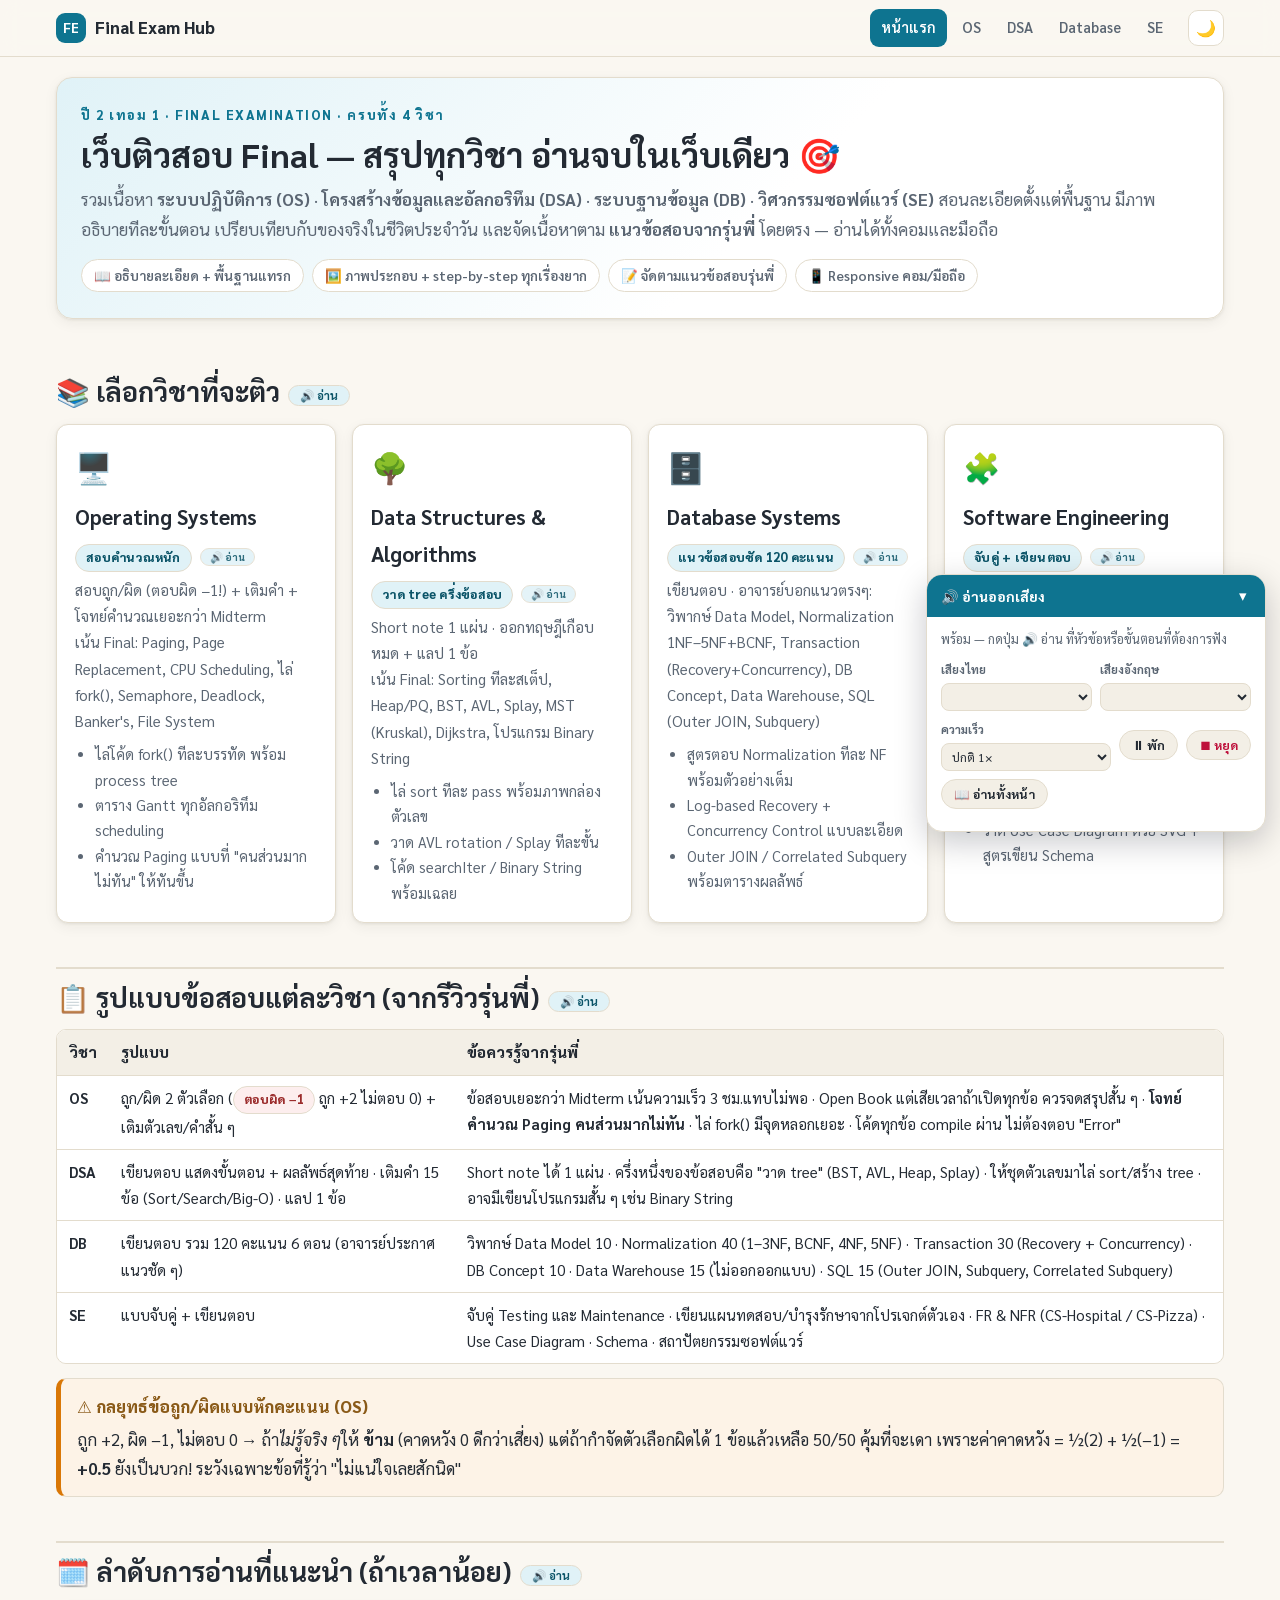
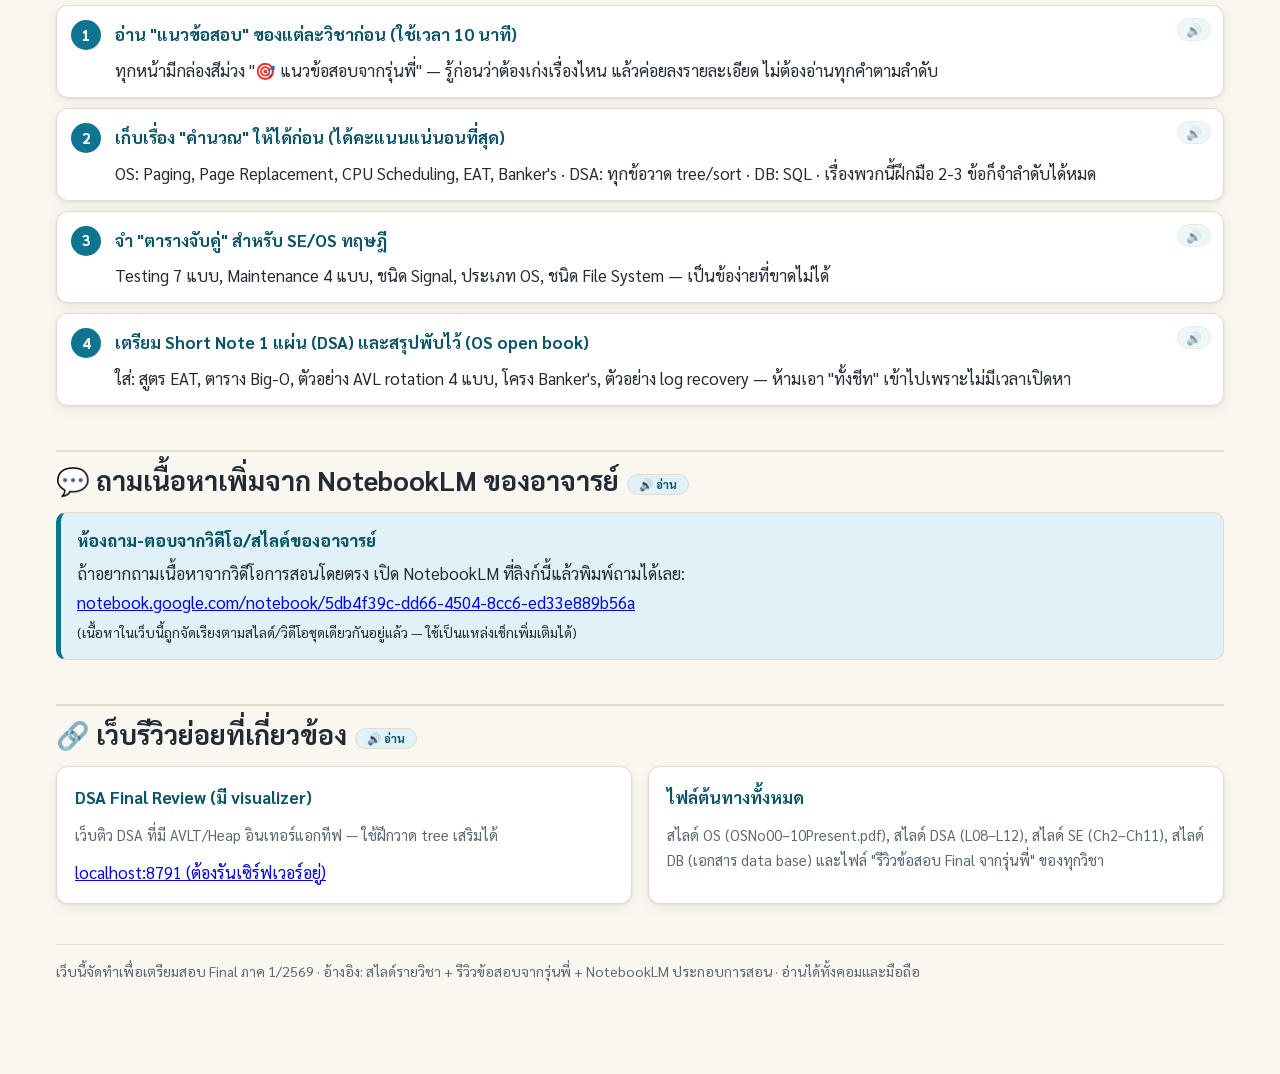
<file: index.html>
<!DOCTYPE html>
<html lang="th">
<head>
<meta charset="UTF-8">
<meta name="viewport" content="width=device-width, initial-scale=1.0">
<meta name="referrer" content="no-referrer">
<title>Final Exam Hub — เว็บติวสอบ Final ปี 2 เทอม 1 (OS · DSA · DB · SE)</title>
<link rel="icon" href="data:image/svg+xml,%3Csvg xmlns='http://www.w3.org/2000/svg' viewBox='0 0 32 32'%3E%3Crect width='32' height='32' rx='8' fill='%230e7490'/%3E%3Ctext x='16' y='22' font-size='15' font-weight='bold' text-anchor='middle' fill='white' font-family='sans-serif'%3E%A1F%3C/text%3E%3C/svg%3E">
<link rel="preconnect" href="https://fonts.googleapis.com">
<link rel="preconnect" href="https://fonts.gstatic.com" crossorigin>
<link href="https://fonts.googleapis.com/css2?family=Sarabun:wght@400;500;600;700;800&family=JetBrains+Mono:wght@400;600&display=swap" rel="stylesheet">
<link rel="stylesheet" href="assets/style.css">
</head>
<body data-tts="1">
<div id="progress"></div>
<header class="site">
  <div class="site-inner">
    <a class="brand" href="index.html"><span class="logo">FE</span>Final Exam Hub</a>
    <nav class="main">
      <a href="index.html" class="active">หน้าแรก</a>
      <a href="os.html">OS</a>
      <a href="dsa.html">DSA</a>
      <a href="db.html">Database</a>
      <a href="se.html">SE</a>
    </nav>
    <div class="header-actions">
      <button class="icon-btn" data-action="toggle-theme" title="สลับธีมมืด/สว่าง" aria-label="สลับธีม">🌙</button>
      <button class="icon-btn" id="menuBtn" title="เมนู" aria-label="เมนู">☰</button>
    </div>
  </div>
</header>

<div class="wrap" style="display:block;">
<main>
<section class="hero">
  <div class="kicker">ปี 2 เทอม 1 · Final Examination · ครบทั้ง 4 วิชา</div>
  <h1>เว็บติวสอบ Final — สรุปทุกวิชา อ่านจบในเว็บเดียว 🎯</h1>
  <p class="lead">รวมเนื้อหา <strong>ระบบปฏิบัติการ (OS)</strong> · <strong>โครงสร้างข้อมูลและอัลกอริทึม (DSA)</strong> ·
  <strong>ระบบฐานข้อมูล (DB)</strong> · <strong>วิศวกรรมซอฟต์แวร์ (SE)</strong> สอนละเอียดตั้งแต่พื้นฐาน มีภาพอธิบายทีละขั้นตอน
  เปรียบเทียบกับของจริงในชีวิตประจำวัน และจัดเนื้อหาตาม <strong>แนวข้อสอบจากรุ่นพี่</strong> โดยตรง — อ่านได้ทั้งคอมและมือถือ</p>
  <div class="meta">
    <span class="chip">📖 อธิบายละเอียด + พื้นฐานแทรก</span>
    <span class="chip">🖼️ ภาพประกอบ + step-by-step ทุกเรื่องยาก</span>
    <span class="chip">📝 จัดตามแนวข้อสอบรุ่นพี่</span>
    <span class="chip">📱 Responsive คอม/มือถือ</span>
  </div>
</section>

<h2 id="subjects">📚 เลือกวิชาที่จะติว</h2>
<div class="grid2">
  <a class="card subject-card" href="os.html">
    <span class="em">🖥️</span> <h3 style="margin:6px 0 4px;">Operating Systems <span class="pill">สอบคำนวณหนัก</span></h3>
    <p style="margin:4px 0;color:var(--ink-soft);font-size:15px;">สอบถูก/ผิด (ตอบผิด −1!) + เติมคำ + โจทย์คำนวณเยอะกว่า Midterm<br>เน้น Final: Paging, Page Replacement, CPU Scheduling, ไล่ fork(), Semaphore, Deadlock, Banker's, File System</p>
    <ul>
      <li>ไล่โค้ด fork() ทีละบรรทัด พร้อม process tree</li>
      <li>ตาราง Gantt ทุกอัลกอริทึม scheduling</li>
      <li>คำนวณ Paging แบบที่ "คนส่วนมากไม่ทัน" ให้ทันขึ้น</li>
    </ul>
  </a>
  <a class="card subject-card" href="dsa.html">
    <span class="em">🌳</span> <h3 style="margin:6px 0 4px;">Data Structures &amp; Algorithms <span class="pill">วาด tree ครึ่งข้อสอบ</span></h3>
    <p style="margin:4px 0;color:var(--ink-soft);font-size:15px;">Short note 1 แผ่น · ออกทฤษฎีเกือบหมด + แลป 1 ข้อ<br>เน้น Final: Sorting ทีละสเต็ป, Heap/PQ, BST, AVL, Splay, MST (Kruskal), Dijkstra, โปรแกรม Binary String</p>
    <ul>
      <li>ไล่ sort ทีละ pass พร้อมภาพกล่องตัวเลข</li>
      <li>วาด AVL rotation / Splay ทีละขั้น</li>
      <li>โค้ด searchIter / Binary String พร้อมเฉลย</li>
    </ul>
  </a>
  <a class="card subject-card" href="db.html">
    <span class="em">🗄️</span> <h3 style="margin:6px 0 4px;">Database Systems <span class="pill">แนวข้อสอบชัด 120 คะแนน</span></h3>
    <p style="margin:4px 0;color:var(--ink-soft);font-size:15px;">เขียนตอบ · อาจารย์บอกแนวตรงๆ: วิพากษ์ Data Model, Normalization 1NF–5NF+BCNF, Transaction (Recovery+Concurrency), DB Concept, Data Warehouse, SQL (Outer JOIN, Subquery)</p>
    <ul>
      <li>สูตรตอบ Normalization ทีละ NF พร้อมตัวอย่างเต็ม</li>
      <li>Log-based Recovery + Concurrency Control แบบละเอียด</li>
      <li>Outer JOIN / Correlated Subquery พร้อมตารางผลลัพธ์</li>
    </ul>
  </a>
  <a class="card subject-card" href="se.html">
    <span class="em">🧩</span> <h3 style="margin:6px 0 4px;">Software Engineering <span class="pill">จับคู่ + เขียนตอบ</span></h3>
    <p style="margin:4px 0;color:var(--ink-soft);font-size:15px;">จับคู่ Testing / Maintenance + เขียนตอบ: FR &amp; NFR, Use Case Diagram, Schema, Maintenance Plan, สถาปัตยกรรมซอฟต์แวร์ (เคส CS-Hospital / CS-Pizza)</p>
    <ul>
      <li>ตารางจับคู่ Testing 7 ประเภท + Maintenance 4 แบบ</li>
      <li>ตัวอย่างคำตอบเต็มจากเคส CS-Hospital</li>
      <li>วาด Use Case Diagram ด้วย SVG + สูตรเขียน Schema</li>
    </ul>
  </a>
</div>

<h2 id="formats">📋 รูปแบบข้อสอบแต่ละวิชา (จากรีวิวรุ่นพี่)</h2>
<div class="tblwrap"><table class="tbl">
  <tr><th>วิชา</th><th>รูปแบบ</th><th>ข้อควรรู้จากรุ่นพี่</th></tr>
  <tr>
    <td><strong>OS</strong></td>
    <td>ถูก/ผิด 2 ตัวเลือก (<span class="pill red">ตอบผิด −1</span> ถูก +2 ไม่ตอบ 0) + เติมตัวเลข/คำสั้น ๆ</td>
    <td>ข้อสอบเยอะกว่า Midterm เน้นความเร็ว 3 ชม.แทบไม่พอ · Open Book แต่เสียเวลาถ้าเปิดทุกข้อ ควรจดสรุปสั้น ๆ · <strong>โจทย์คำนวณ Paging คนส่วนมากไม่ทัน</strong> · ไล่ fork() มีจุดหลอกเยอะ · โค้ดทุกข้อ compile ผ่าน ไม่ต้องตอบ "Error"</td>
  </tr>
  <tr>
    <td><strong>DSA</strong></td>
    <td>เขียนตอบ แสดงขั้นตอน + ผลลัพธ์สุดท้าย · เติมคำ 15 ข้อ (Sort/Search/Big-O) · แลป 1 ข้อ</td>
    <td>Short note ได้ 1 แผ่น · ครึ่งหนึ่งของข้อสอบคือ "วาด tree" (BST, AVL, Heap, Splay) · ให้ชุดตัวเลขมาไล่ sort/สร้าง tree · อาจมีเขียนโปรแกรมสั้น ๆ เช่น Binary String</td>
  </tr>
  <tr>
    <td><strong>DB</strong></td>
    <td>เขียนตอบ รวม 120 คะแนน 6 ตอน (อาจารย์ประกาศแนวชัด ๆ)</td>
    <td>วิพากษ์ Data Model 10 · Normalization 40 (1–3NF, BCNF, 4NF, 5NF) · Transaction 30 (Recovery + Concurrency) · DB Concept 10 · Data Warehouse 15 (ไม่ออกออกแบบ) · SQL 15 (Outer JOIN, Subquery, Correlated Subquery)</td>
  </tr>
  <tr>
    <td><strong>SE</strong></td>
    <td>แบบจับคู่ + เขียนตอบ</td>
    <td>จับคู่ Testing และ Maintenance · เขียนแผนทดสอบ/บำรุงรักษาจากโปรเจกต์ตัวเอง · FR &amp; NFR (CS-Hospital / CS-Pizza) · Use Case Diagram · Schema · สถาปัตยกรรมซอฟต์แวร์</td>
  </tr>
</table></div>

<div class="box warn">
  <span class="bt">⚠️ กลยุทธ์ข้อถูก/ผิดแบบหักคะแนน (OS)</span>
  ถูก +2, ผิด −1, ไม่ตอบ 0 → ถ้า<em>ไม่รู้จริง ๆ</em>ให้ <strong>ข้าม</strong> (คาดหวัง 0 ดีกว่าเสี่ยง) แต่ถ้ากำจัดตัวเลือกผิดได้ 1 ข้อแล้วเหลือ 50/50 คุ้มที่จะเดา เพราะค่าคาดหวัง = ½(2) + ½(−1) = <strong>+0.5</strong> ยังเป็นบวก! ระวังเฉพาะข้อที่รู้ว่า "ไม่แน่ใจเลยสักนิด"
</div>

<h2 id="plan">🗓️ ลำดับการอ่านที่แนะนำ (ถ้าเวลาน้อย)</h2>
<div class="steps">
  <div class="step"><h4>อ่าน "แนวข้อสอบ" ของแต่ละวิชาก่อน (ใช้เวลา 10 นาที)</h4>ทุกหน้ามีกล่องสีม่วง "🎯 แนวข้อสอบจากรุ่นพี่" — รู้ก่อนว่าต้องเก่งเรื่องไหน แล้วค่อยลงรายละเอียด ไม่ต้องอ่านทุกคำตามลำดับ</div>
  <div class="step"><h4>เก็บเรื่อง "คำนวณ" ให้ได้ก่อน (ได้คะแนนแน่นอนที่สุด)</h4>OS: Paging, Page Replacement, CPU Scheduling, EAT, Banker's · DSA: ทุกข้อวาด tree/sort · DB: SQL · เรื่องพวกนี้ฝึกมือ 2-3 ข้อก็จำลำดับได้หมด</div>
  <div class="step"><h4>จำ "ตารางจับคู่" สำหรับ SE/OS ทฤษฎี</h4>Testing 7 แบบ, Maintenance 4 แบบ, ชนิด Signal, ประเภท OS, ชนิด File System — เป็นข้อง่ายที่ขาดไม่ได้</div>
  <div class="step"><h4>เตรียม Short Note 1 แผ่น (DSA) และสรุปพับไว้ (OS open book)</h4>ใส่: สูตร EAT, ตาราง Big-O, ตัวอย่าง AVL rotation 4 แบบ, โครง Banker's, ตัวอย่าง log recovery — ห้ามเอา "ทั้งชีท" เข้าไปเพราะไม่มีเวลาเปิดหา</div>
</div>

<h2 id="ask">💬 ถามเนื้อหาเพิ่มจาก NotebookLM ของอาจารย์</h2>
<div class="box tip">
  <span class="bt">ห้องถาม-ตอบจากวิดีโอ/สไลด์ของอาจารย์</span>
  ถ้าอยากถามเนื้อหาจากวิดีโอการสอนโดยตรง เปิด NotebookLM ที่ลิงก์นี้แล้วพิมพ์ถามได้เลย:
  <br><a href="https://notebook.google.com/notebook/5db4f39c-dd66-4504-8cc6-ed33e889b56a" target="_blank" rel="noopener">notebook.google.com/notebook/5db4f39c-dd66-4504-8cc6-ed33e889b56a</a>
  <br><small>(เนื้อหาในเว็บนี้ถูกจัดเรียงตามสไลด์/วิดีโอชุดเดียวกันอยู่แล้ว — ใช้เป็นแหล่งเช็กเพิ่มเติมได้)</small>
</div>

<h2 id="links">🔗 เว็บรีวิวย่อยที่เกี่ยวข้อง</h2>
<div class="grid2">
  <div class="card"><h4>DSA Final Review (มี visualizer)</h4>
    <p style="font-size:14.5px;color:var(--ink-soft);">เว็บติว DSA ที่มี AVLT/Heap อินเทอร์แอกทีฟ — ใช้ฝึกวาด tree เสริมได้</p>
    <a href="http://localhost:8791/" target="_blank" rel="noopener">localhost:8791 (ต้องรันเซิร์ฟเวอร์อยู่)</a></div>
  <div class="card"><h4>ไฟล์ต้นทางทั้งหมด</h4>
    <p style="font-size:14.5px;color:var(--ink-soft);">สไลด์ OS (OSNo00–10Present.pdf), สไลด์ DSA (L08–L12), สไลด์ SE (Ch2–Ch11), สไลด์ DB (เอกสาร data base) และไฟล์ "รีวิวข้อสอบ Final จากรุ่นพี่" ของทุกวิชา</p></div>
</div>

<p class="footnote">เว็บนี้จัดทำเพื่อเตรียมสอบ Final ภาค 1/2569 · อ้างอิง: สไลด์รายวิชา + รีวิวข้อสอบจากรุ่นพี่ + NotebookLM ประกอบการสอน · อ่านได้ทั้งคอมและมือถือ</p>
</main>
</div>

<button id="toTop" title="กลับขึ้นด้านบน" aria-label="กลับขึ้นด้านบน">↑</button>
<script src="assets/tts.js"></script>
<script src="assets/main.js"></script>
</body>
</html>
</file>
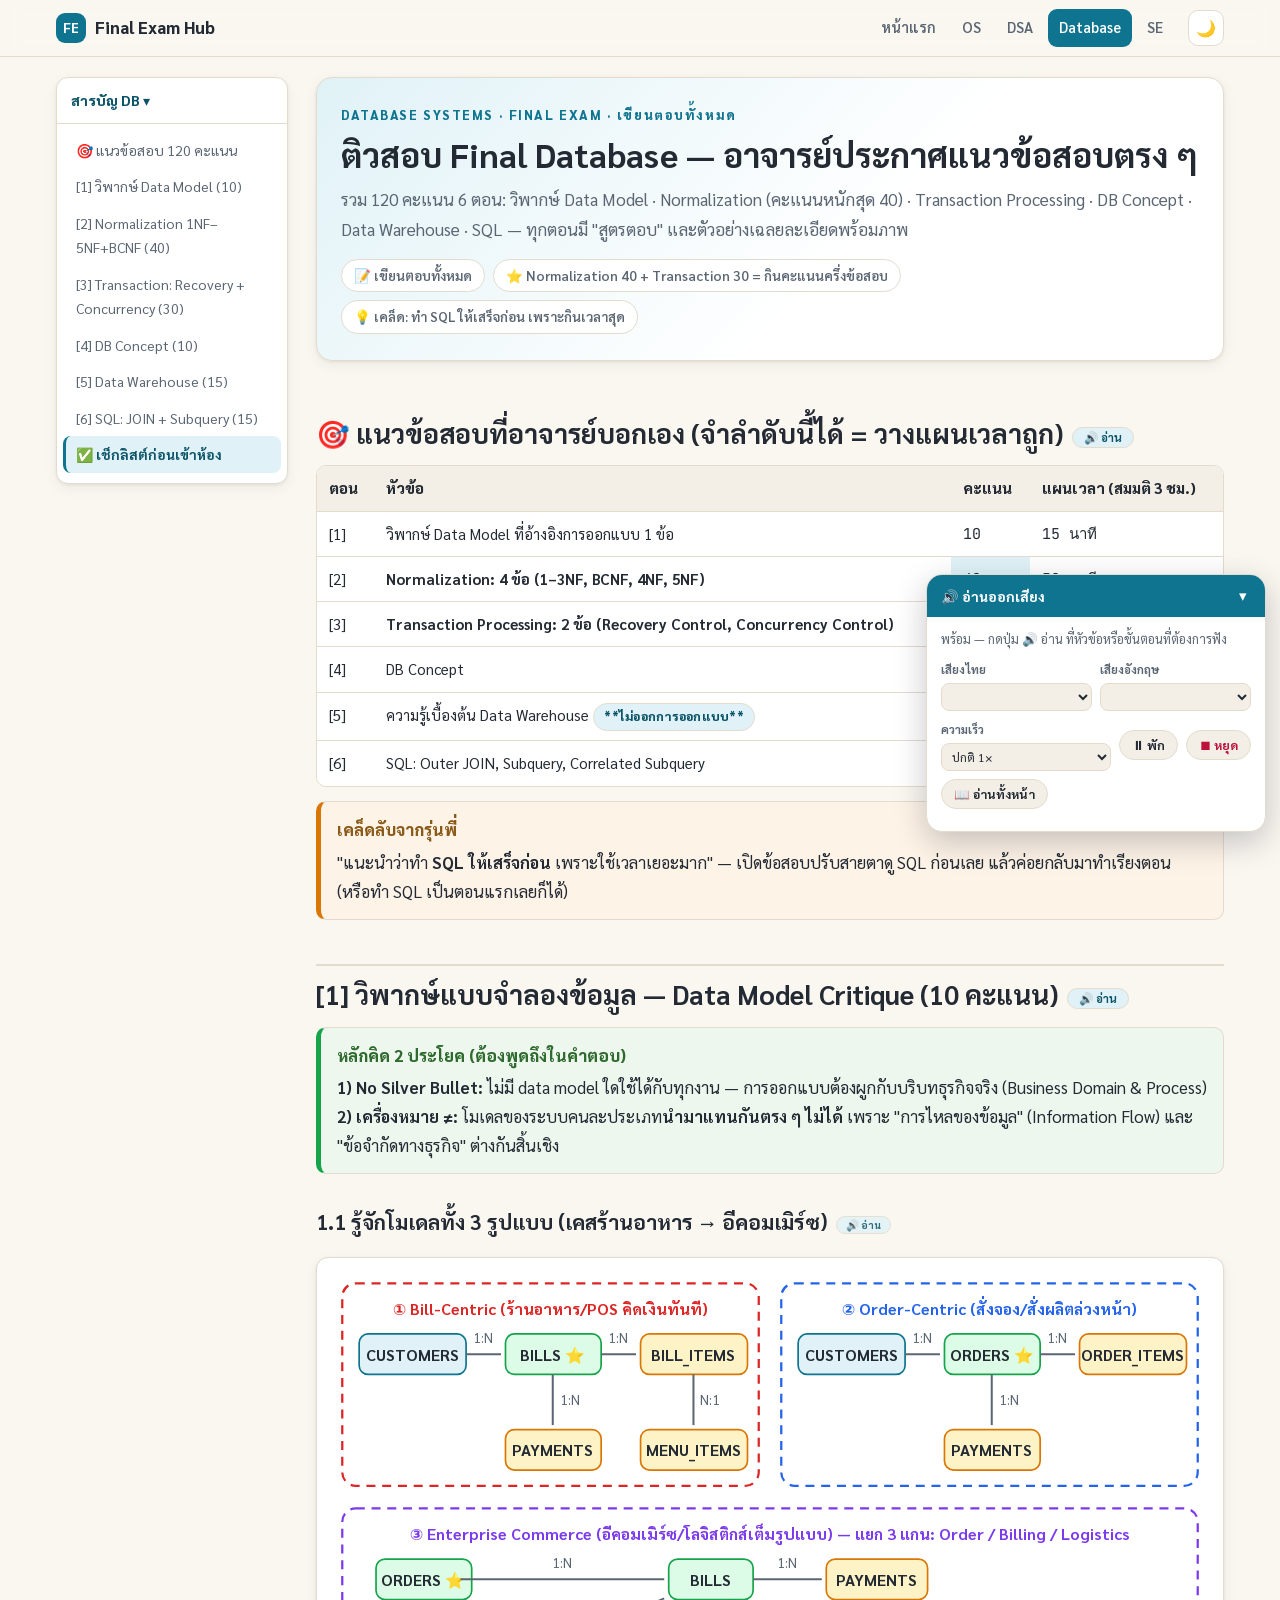
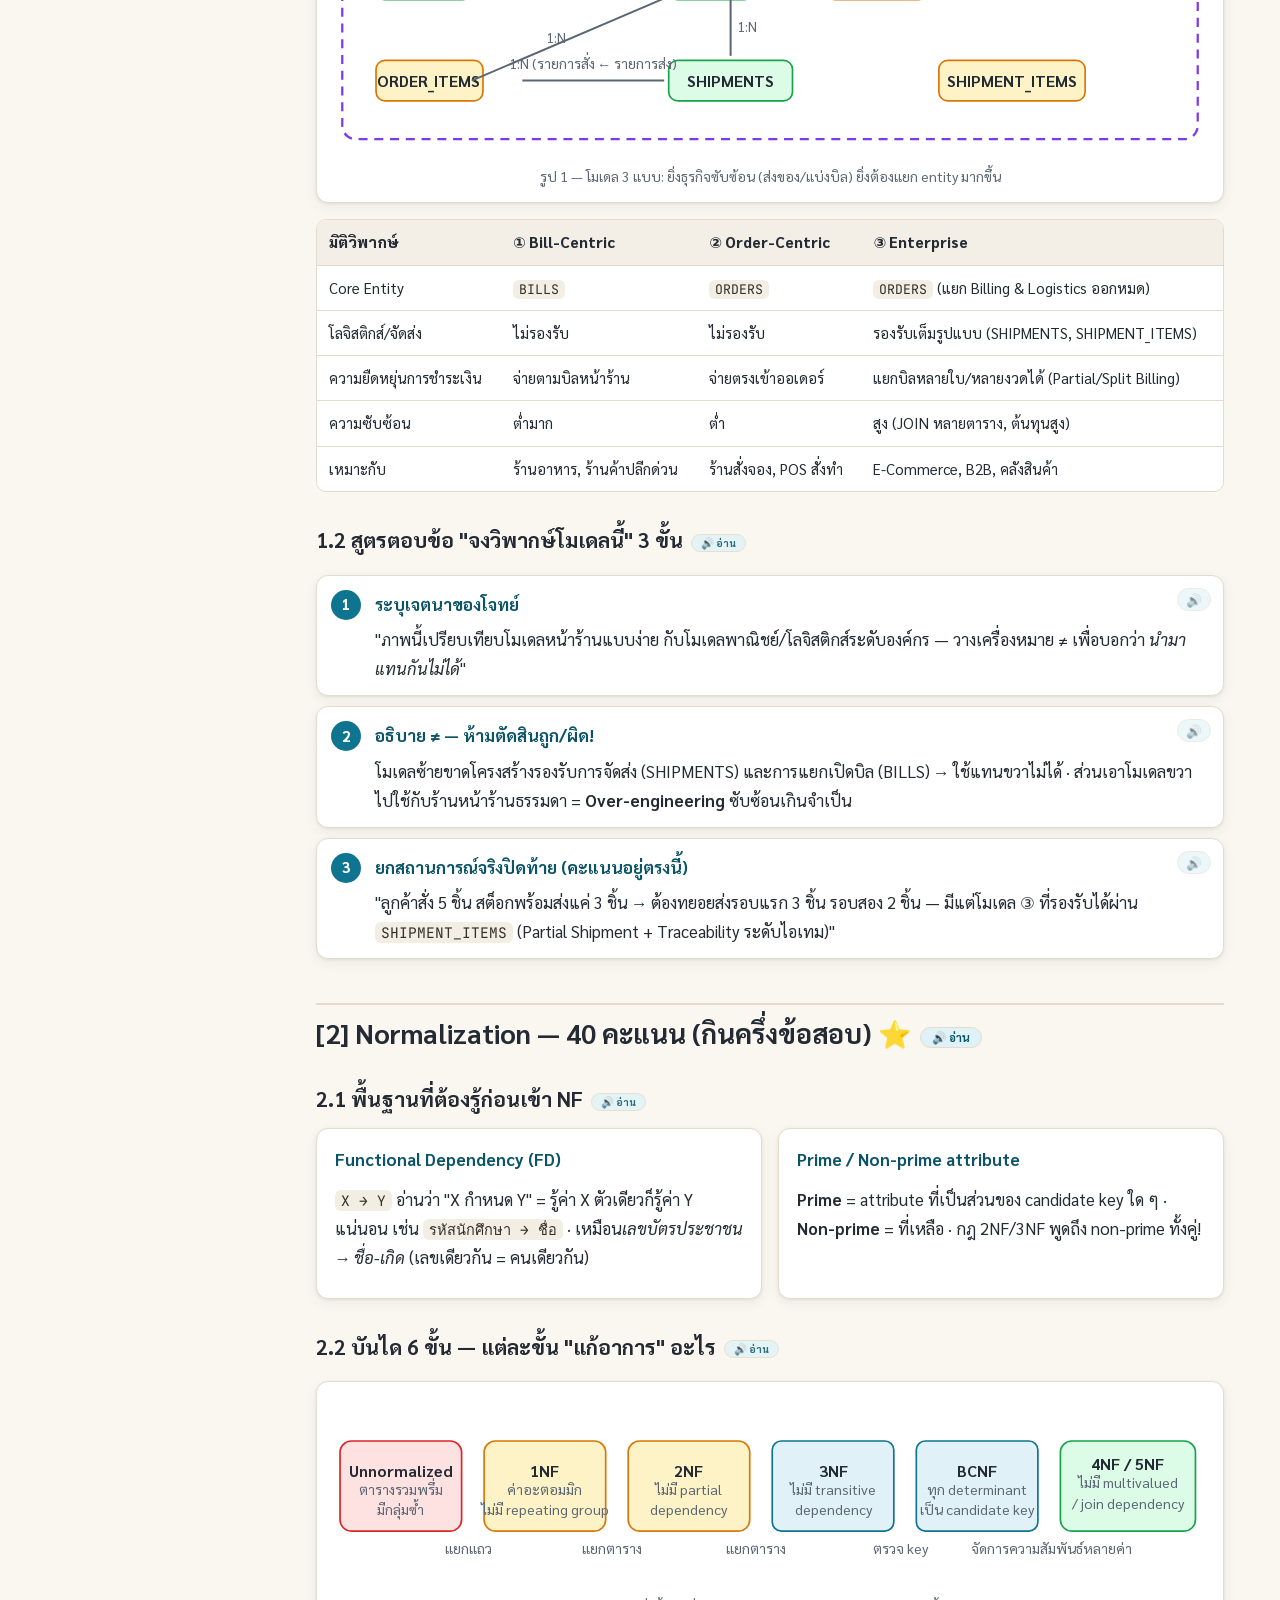
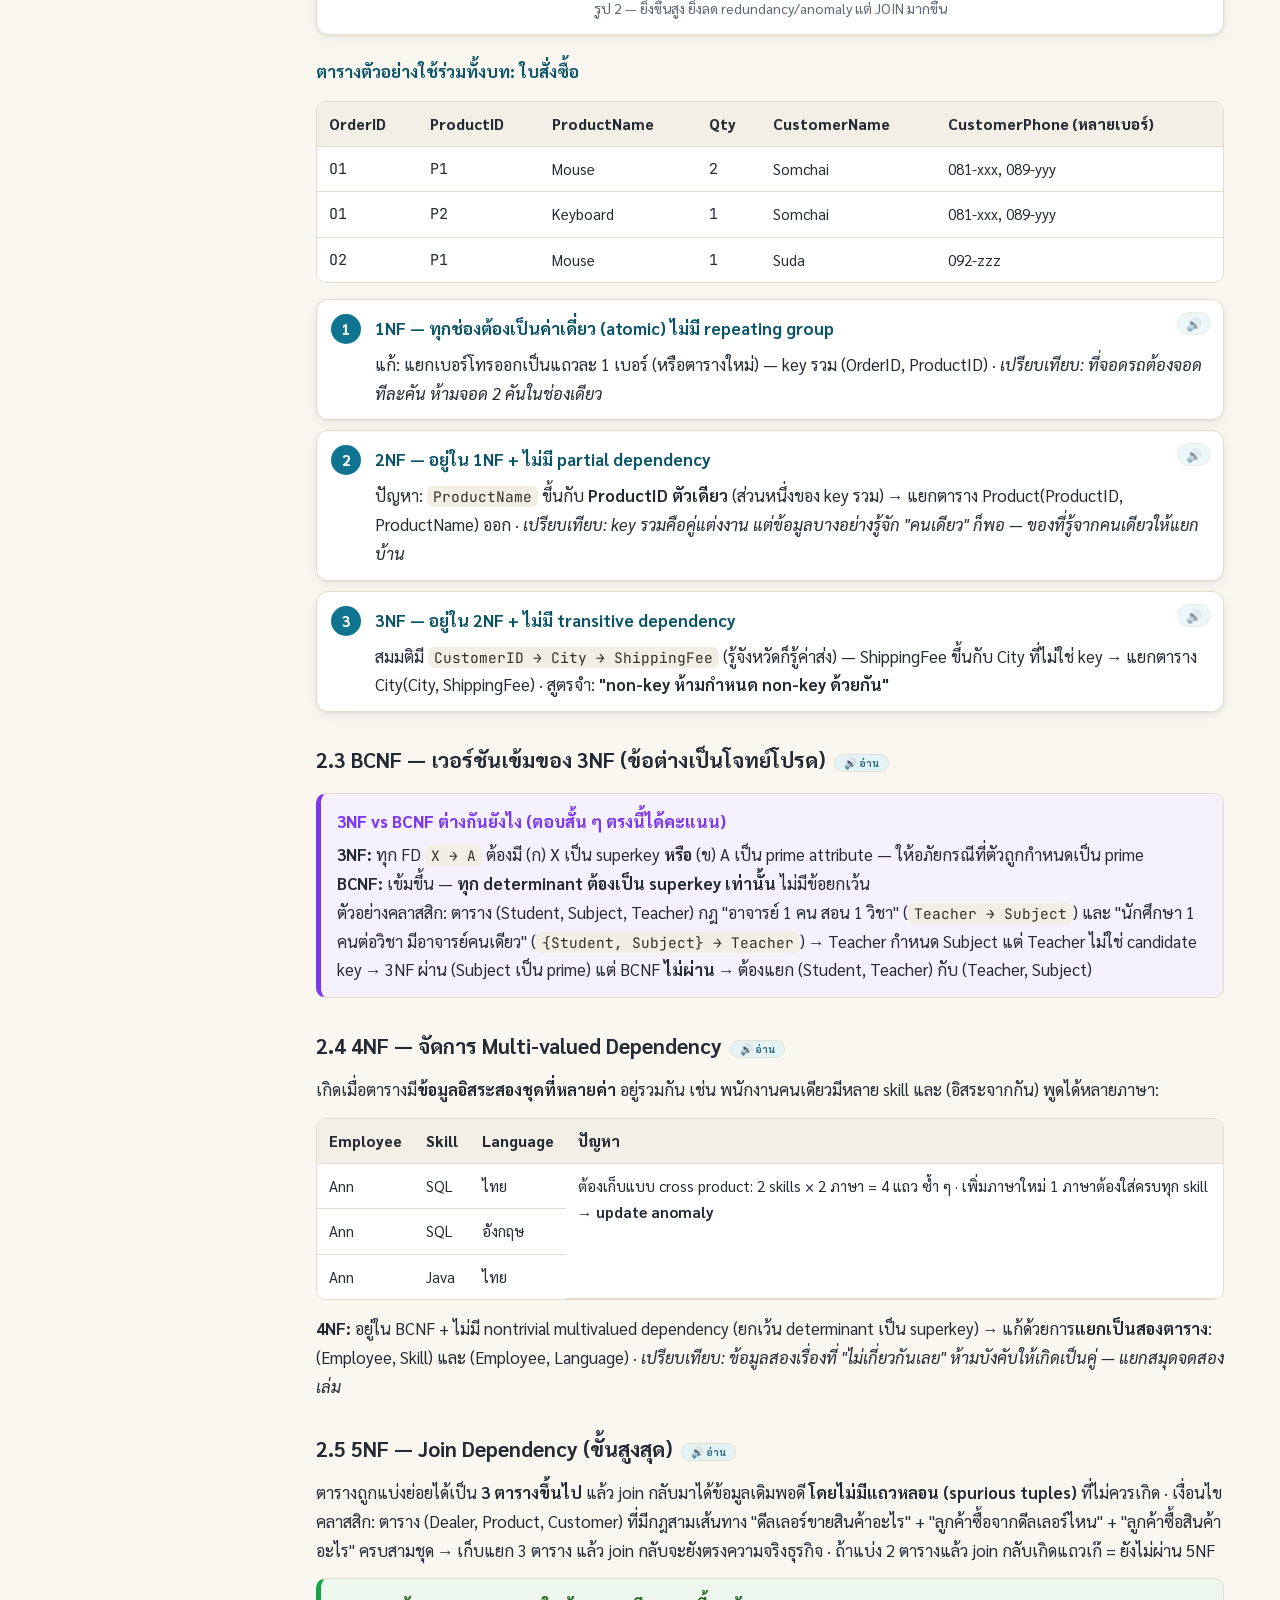
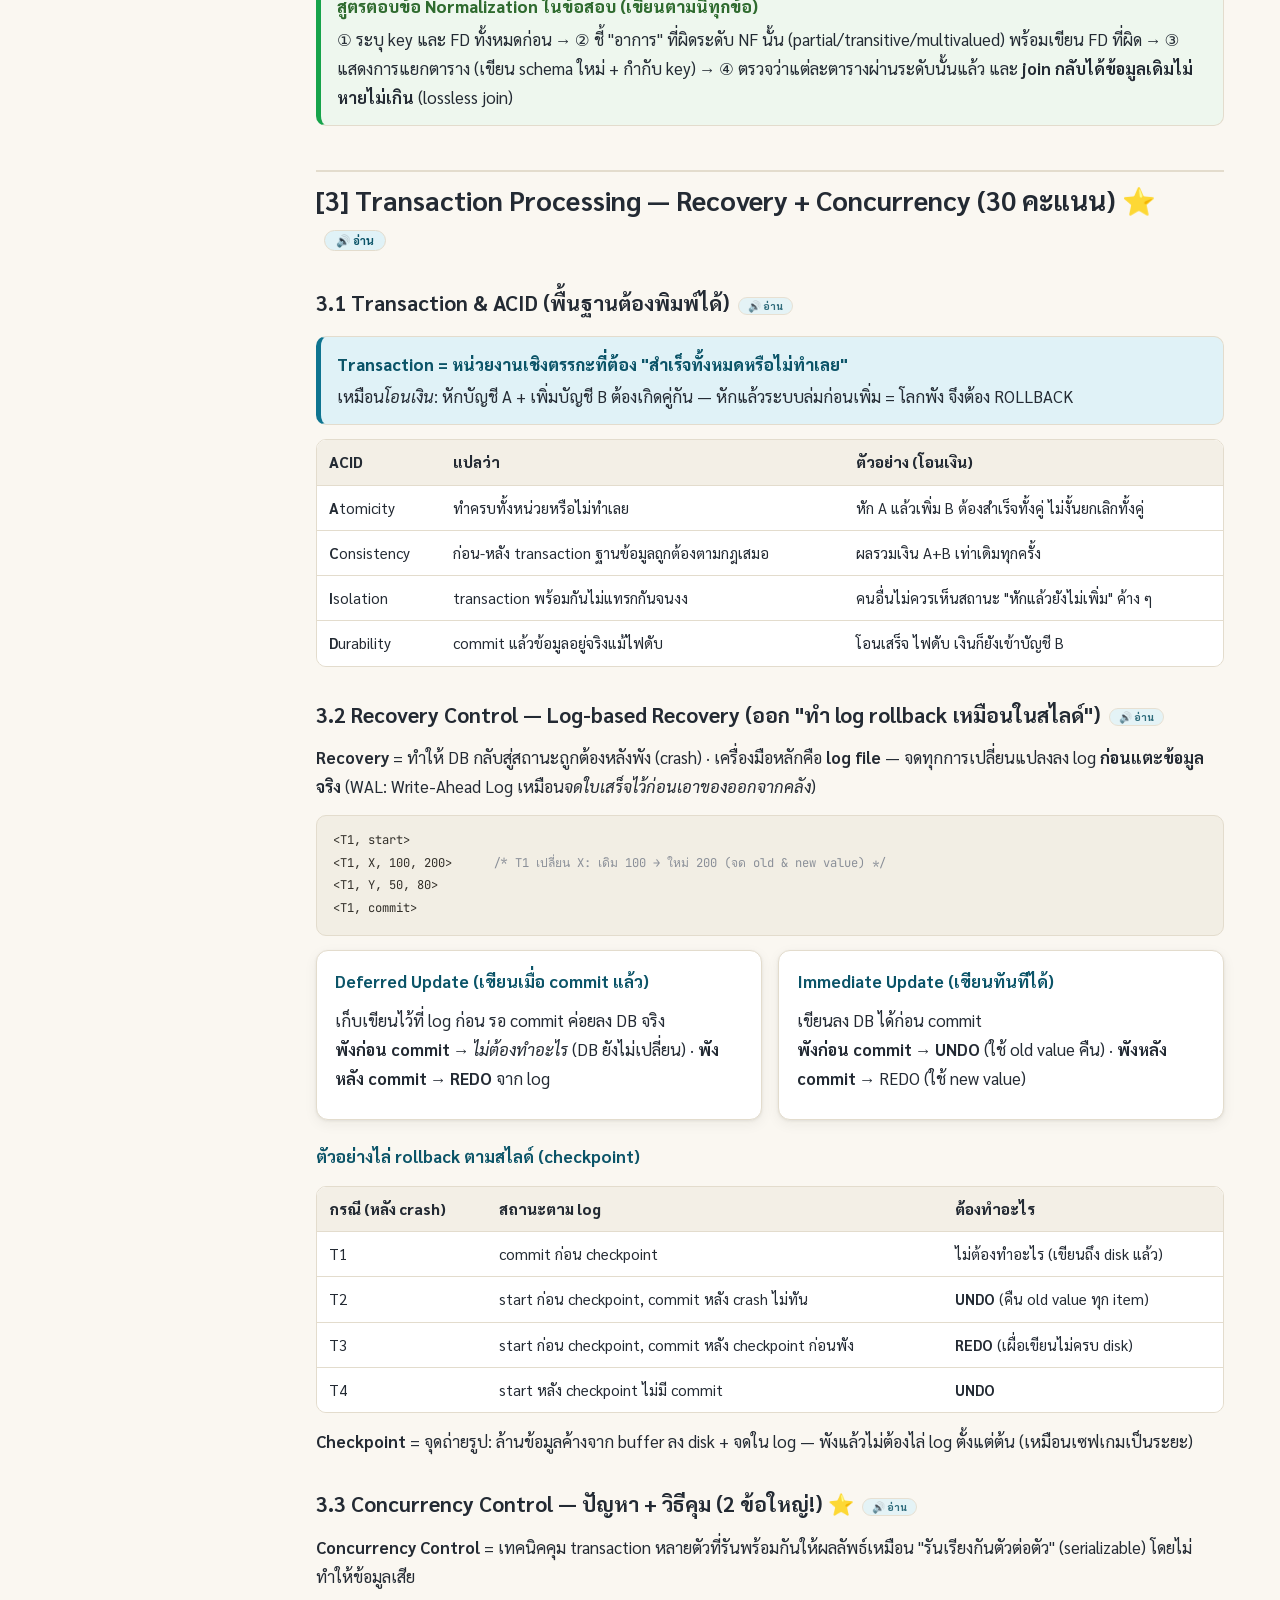
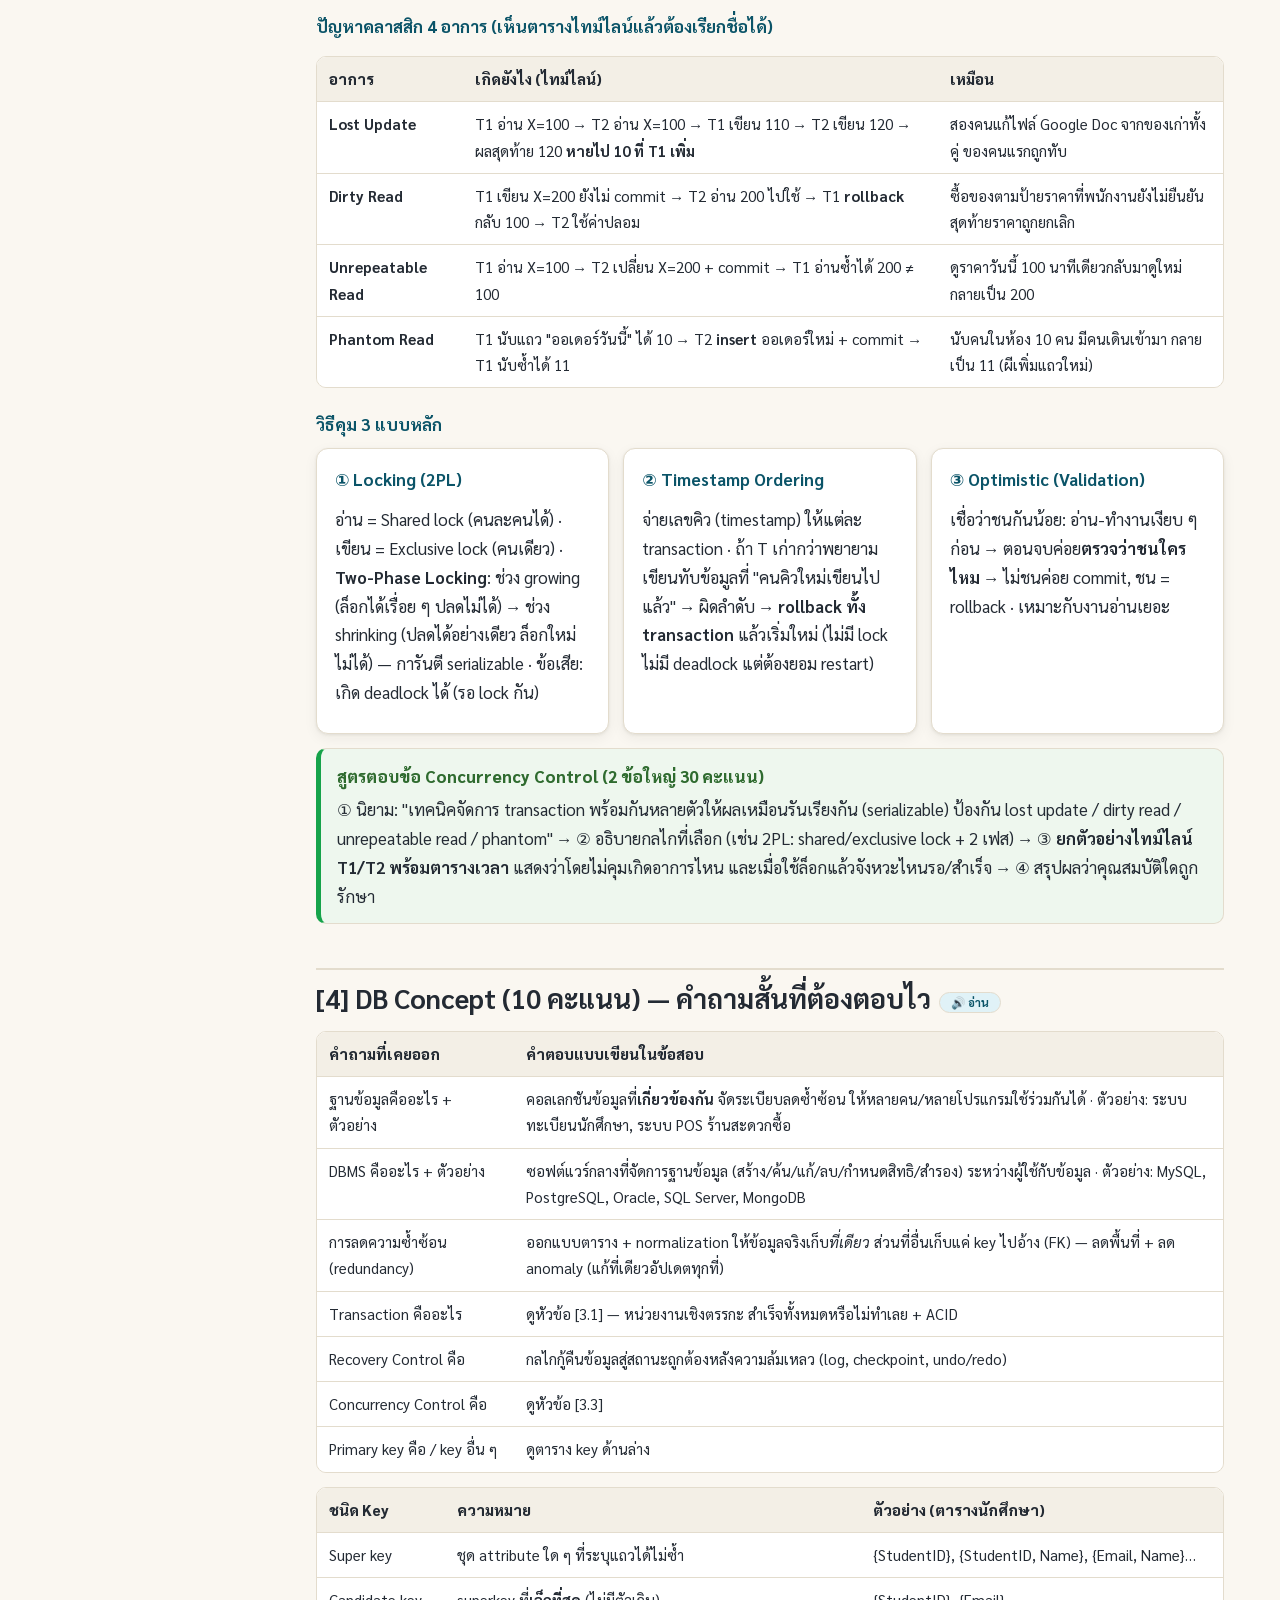
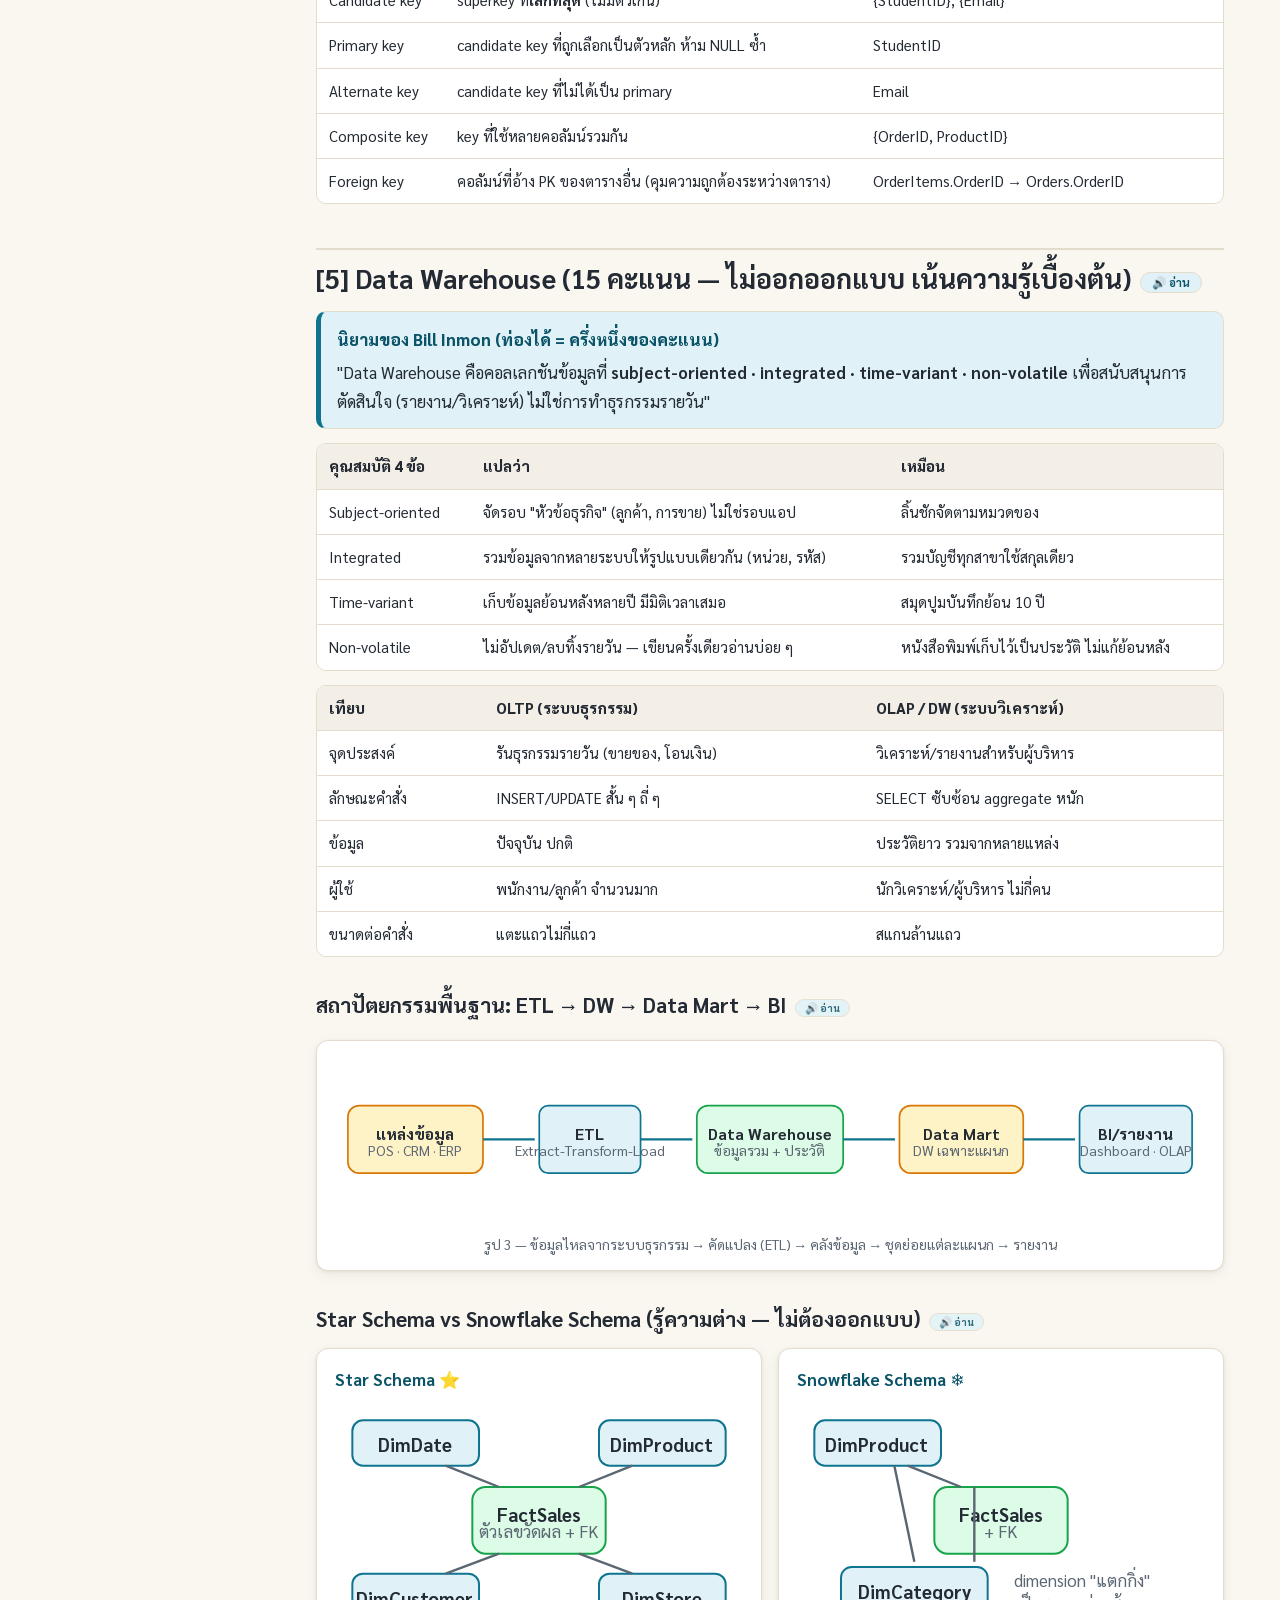
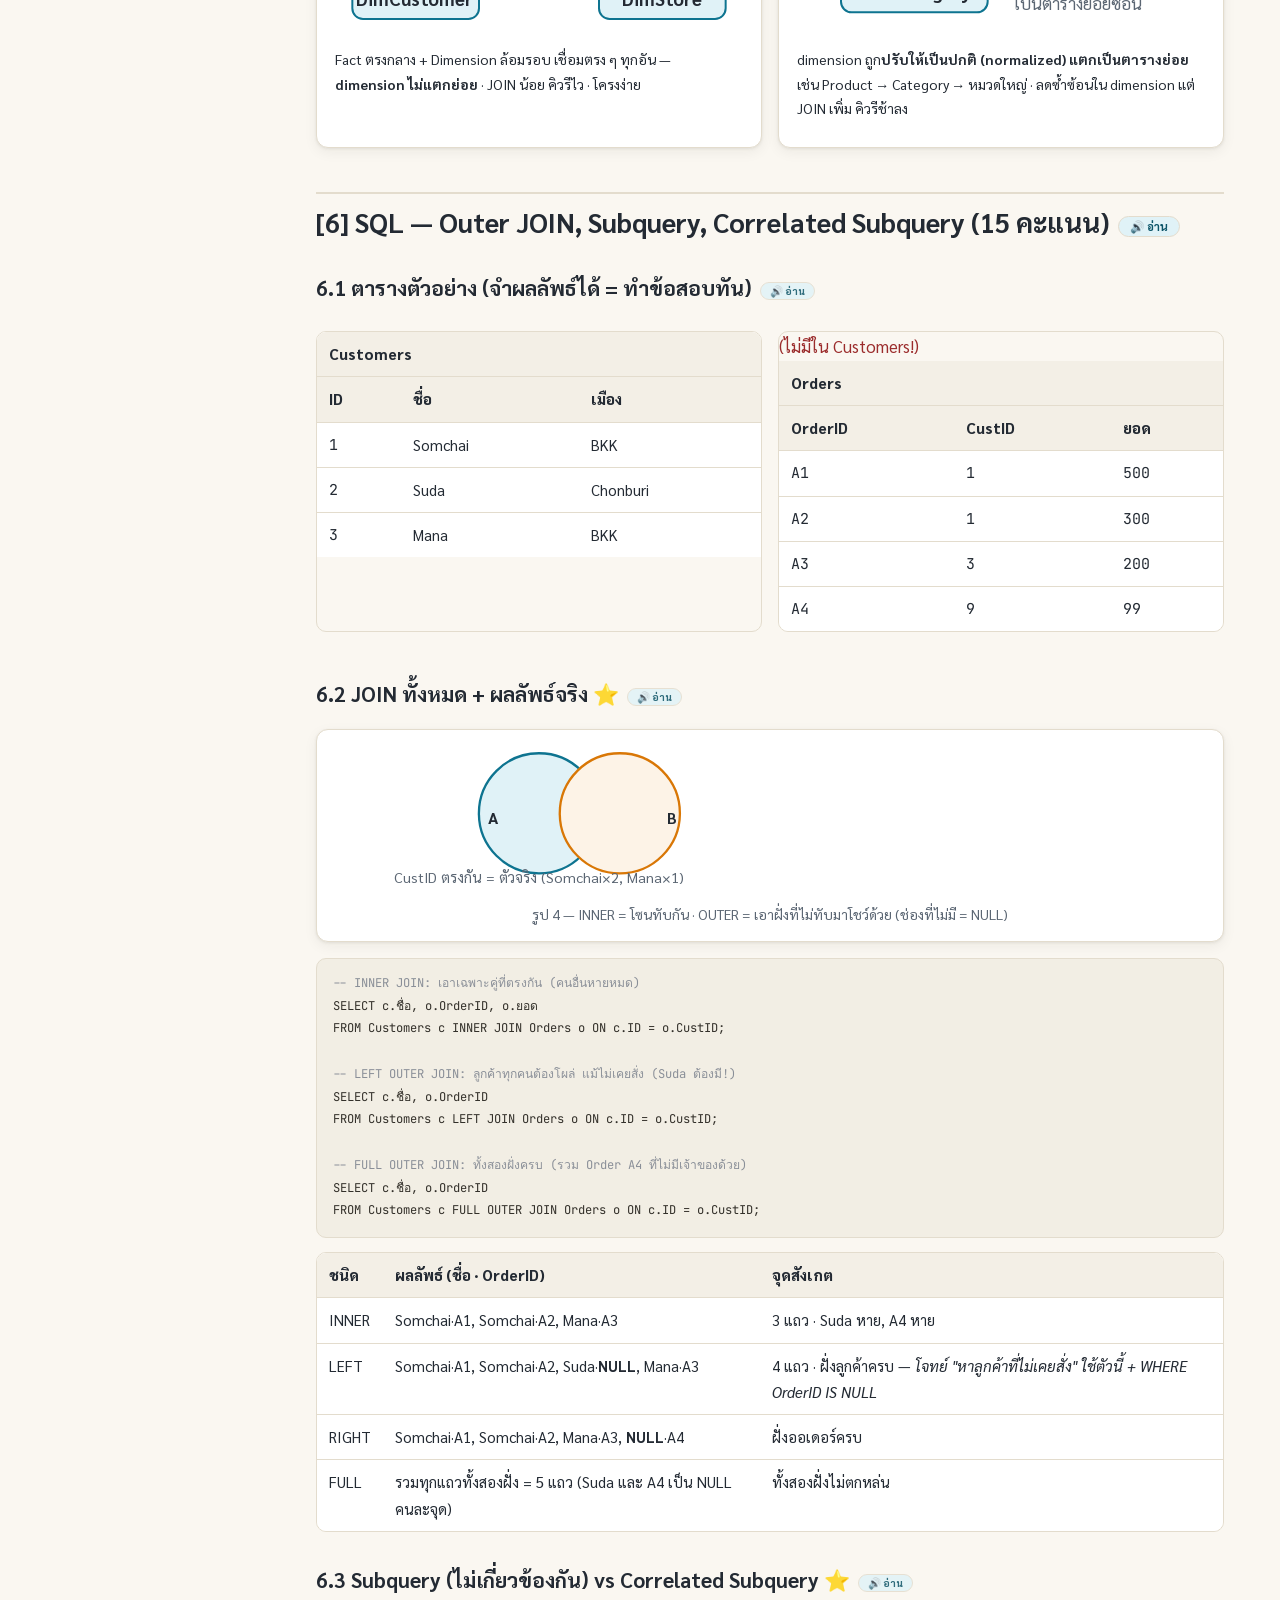
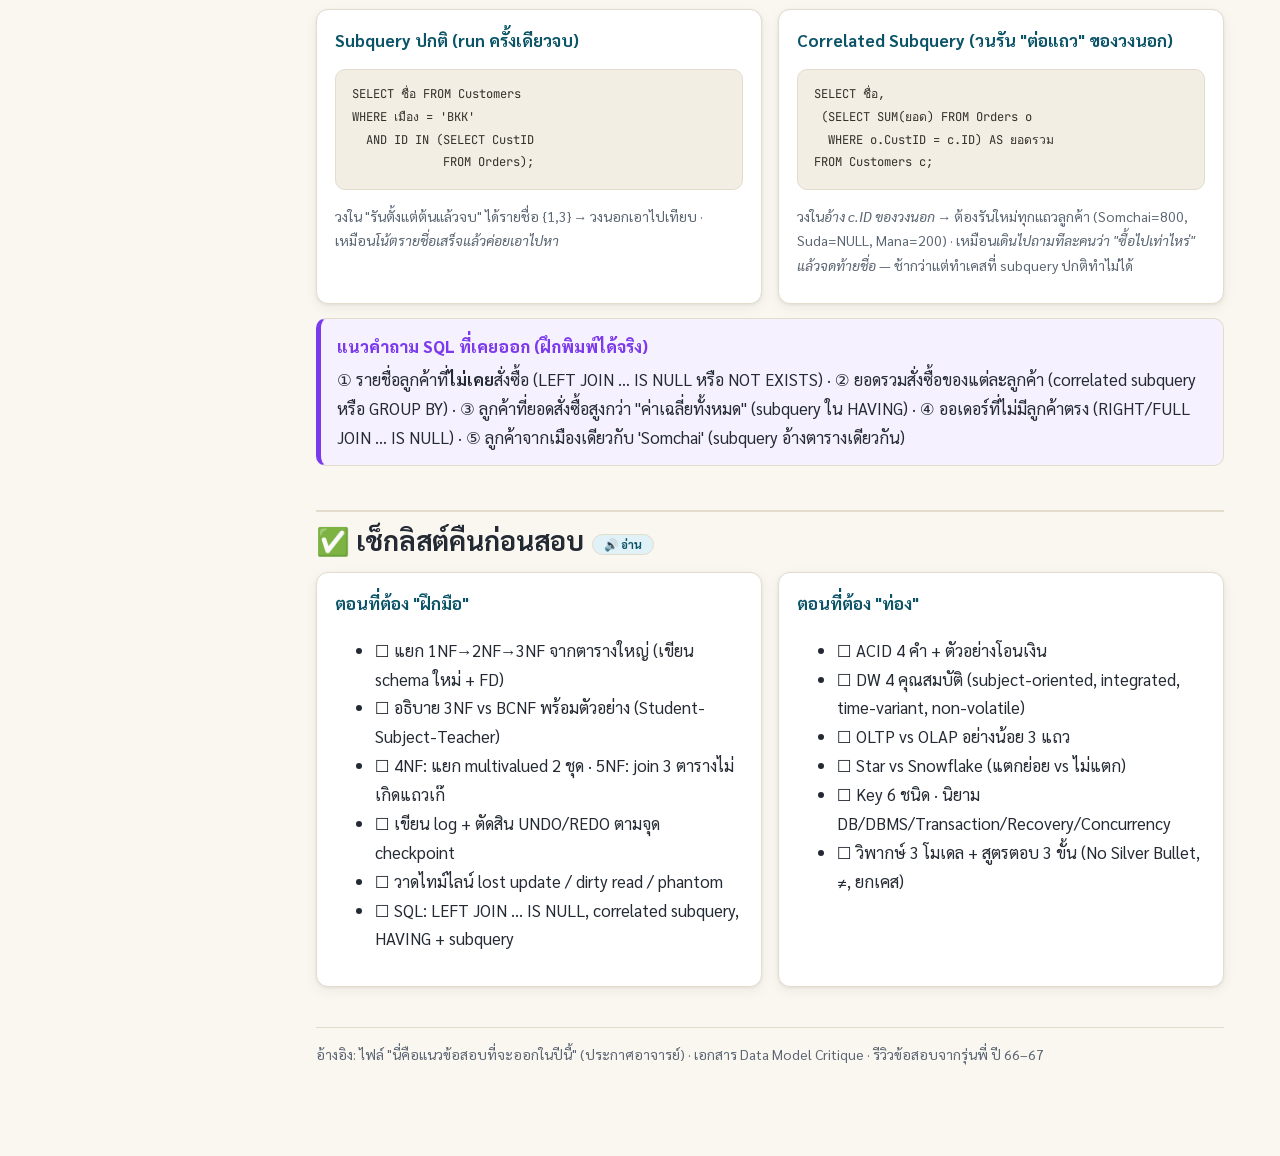
<file: db.html>
<!DOCTYPE html>
<html lang="th">
<head>
<meta charset="UTF-8">
<meta name="viewport" content="width=device-width, initial-scale=1.0">
<meta name="referrer" content="no-referrer">
<title>Database Final Prep — ติวสอบ Final ระบบฐานข้อมูล</title>
<link rel="icon" href="data:image/svg+xml,%3Csvg xmlns='http://www.w3.org/2000/svg' viewBox='0 0 32 32'%3E%3Crect width='32' height='32' rx='8' fill='%230e7490'/%3E%3Ctext x='16' y='22' font-size='13' font-weight='bold' text-anchor='middle' fill='white' font-family='sans-serif'%3EDB%3C/text%3E%3C/svg%3E">
<link rel="preconnect" href="https://fonts.googleapis.com">
<link rel="preconnect" href="https://fonts.gstatic.com" crossorigin>
<link href="https://fonts.googleapis.com/css2?family=Sarabun:wght@400;500;600;700;800&family=JetBrains+Mono:wght@400;600&display=swap" rel="stylesheet">
<link rel="stylesheet" href="assets/style.css">
</head>
<body data-tts="1">
<div id="progress"></div>
<header class="site">
  <div class="site-inner">
    <a class="brand" href="index.html"><span class="logo">FE</span>Final Exam Hub</a>
    <nav class="main">
      <a href="index.html">หน้าแรก</a>
      <a href="os.html">OS</a>
      <a href="dsa.html">DSA</a>
      <a href="db.html" class="active">Database</a>
      <a href="se.html">SE</a>
    </nav>
    <div class="header-actions">
      <button class="icon-btn" data-action="toggle-theme" title="สลับธีม" aria-label="สลับธีม">🌙</button>
      <button class="icon-btn" id="menuBtn" title="เมนู" aria-label="เมนู">☰</button>
    </div>
  </div>
</header>

<div class="wrap">
<aside class="toc">
  <div class="toc-head">สารบัญ DB ▾</div>
  <div class="toc-body">
    <a href="#exam">🎯 แนวข้อสอบ 120 คะแนน</a>
    <a href="#critique">[1] วิพากษ์ Data Model (10)</a>
    <a href="#normal">[2] Normalization 1NF–5NF+BCNF (40)</a>
    <a href="#txn">[3] Transaction: Recovery + Concurrency (30)</a>
    <a href="#concept">[4] DB Concept (10)</a>
    <a href="#dw">[5] Data Warehouse (15)</a>
    <a href="#sql">[6] SQL: JOIN + Subquery (15)</a>
    <a href="#checklist">✅ เช็กลิสต์ก่อนเข้าห้อง</a>
  </div>
</aside>

<main>
<section class="hero">
  <div class="kicker">Database Systems · Final Exam · เขียนตอบทั้งหมด</div>
  <h1>ติวสอบ Final Database — อาจารย์ประกาศแนวข้อสอบตรง ๆ</h1>
  <p class="lead">รวม 120 คะแนน 6 ตอน: วิพากษ์ Data Model · Normalization (คะแนนหนักสุด 40) · Transaction Processing ·
  DB Concept · Data Warehouse · SQL — ทุกตอนมี "สูตรตอบ" และตัวอย่างเฉลยละเอียดพร้อมภาพ</p>
  <div class="meta"><span class="chip">📝 เขียนตอบทั้งหมด</span><span class="chip">⭐ Normalization 40 + Transaction 30 = กินคะแนนครึ่งข้อสอบ</span><span class="chip">💡 เคล็ด: ทำ SQL ให้เสร็จก่อน เพราะกินเวลาสุด</span></div>
</section>

<h2 id="exam">🎯 แนวข้อสอบที่อาจารย์บอกเอง (จำลำดับนี้ได้ = วางแผนเวลาถูก)</h2>
<div class="tblwrap"><table class="tbl">
  <tr><th>ตอน</th><th>หัวข้อ</th><th>คะแนน</th><th>แผนเวลา (สมมติ 3 ชม.)</th></tr>
  <tr><td>[1]</td><td>วิพากษ์ Data Model ที่อ้างอิงการออกแบบ 1 ข้อ</td><td class="num">10</td><td class="num">15 นาที</td></tr>
  <tr><td>[2]</td><td><strong>Normalization: 4 ข้อ (1–3NF, BCNF, 4NF, 5NF)</strong></td><td class="num hl">40</td><td class="num">50 นาที</td></tr>
  <tr><td>[3]</td><td><strong>Transaction Processing: 2 ข้อ (Recovery Control, Concurrency Control)</strong></td><td class="num hl">30</td><td class="num">40 นาที</td></tr>
  <tr><td>[4]</td><td>DB Concept</td><td class="num">10</td><td class="num">15 นาที</td></tr>
  <tr><td>[5]</td><td>ความรู้เบื้องต้น Data Warehouse <span class="pill">**ไม่ออกการออกแบบ**</span></td><td class="num">15</td><td class="num">20 นาที</td></tr>
  <tr><td>[6]</td><td>SQL: Outer JOIN, Subquery, Correlated Subquery</td><td class="num">15</td><td class="num">40 นาที <span class="pill red">ทำก่อน!</span></td></tr>
</table></div>
<div class="box warn"><span class="bt">เคล็ดลับจากรุ่นพี่</span>"แนะนำว่าทำ <strong>SQL ให้เสร็จก่อน</strong> เพราะใช้เวลาเยอะมาก" — เปิดข้อสอบปรับสายตาดู SQL ก่อนเลย แล้วค่อยกลับมาทำเรียงตอน (หรือทำ SQL เป็นตอนแรกเลยก็ได้)</div>

<h2 id="critique">[1] วิพากษ์แบบจำลองข้อมูล — Data Model Critique (10 คะแนน)</h2>
<div class="box ok"><span class="bt">หลักคิด 2 ประโยค (ต้องพูดถึงในคำตอบ)</span>
<strong>1) No Silver Bullet:</strong> ไม่มี data model ใดใช้ได้กับทุกงาน — การออกแบบต้องผูกกับบริบทธุรกิจจริง (Business Domain &amp; Process)<br>
<strong>2) เครื่องหมาย ≠:</strong> โมเดลของระบบคนละประเภท<strong>นำมาแทนกันตรง ๆ ไม่ได้</strong> เพราะ "การไหลของข้อมูล" (Information Flow) และ "ข้อจำกัดทางธุรกิจ" ต่างกันสิ้นเชิง</div>
<h3>1.1 รู้จักโมเดลทั้ง 3 รูปแบบ (เคสร้านอาหาร → อีคอมเมิร์ซ)</h3>
<div class="fig"><svg viewBox="0 0 780 430" role="img" aria-label="3 data models">
  <defs><marker id="cm" markerWidth="8" markerHeight="8" refX="7" refY="4" orient="auto"><path d="M0,0 L8,4 L0,8 z" class="svg-arrowhead"/></marker></defs>
  <rect x="10" y="10" width="370" height="180" rx="12" fill="none" stroke="#dc2626" stroke-width="2" stroke-dasharray="8 6"/>
  <text x="195" y="32" class="svg-t" style="fill:#dc2626;">① Bill-Centric (ร้านอาหาร/POS คิดเงินทันที)</text>
  <g font-size="13">
    <rect x="25" y="55" width="95" height="36" rx="8" class="svg-n"/><text x="72" y="73" class="svg-t">CUSTOMERS</text>
    <rect x="155" y="55" width="85" height="36" rx="8" class="svg-n3"/><text x="197" y="73" class="svg-t">BILLS ⭐</text>
    <rect x="275" y="55" width="95" height="36" rx="8" class="svg-n2"/><text x="322" y="73" class="svg-t">BILL_ITEMS</text>
    <rect x="275" y="140" width="95" height="36" rx="8" class="svg-n2"/><text x="322" y="158" class="svg-t">MENU_ITEMS</text>
    <rect x="155" y="140" width="85" height="36" rx="8" class="svg-n2"/><text x="197" y="158" class="svg-t">PAYMENTS</text>
    <line x1="120" y1="73" x2="151" y2="73" class="svg-edge"/><text x="135" y="63" class="svg-t2">1:N</text>
    <line x1="240" y1="73" x2="271" y2="73" class="svg-edge"/><text x="255" y="63" class="svg-t2">1:N</text>
    <line x1="322" y1="91" x2="322" y2="136" class="svg-edge"/><text x="337" y="118" class="svg-t2">N:1</text>
    <line x1="197" y1="91" x2="197" y2="136" class="svg-edge"/><text x="212" y="118" class="svg-t2">1:N</text>
  </g>
  <rect x="400" y="10" width="370" height="180" rx="12" fill="none" stroke="#2563eb" stroke-width="2" stroke-dasharray="8 6"/>
  <text x="585" y="32" class="svg-t" style="fill:#2563eb;">② Order-Centric (สั่งจอง/สั่งผลิตล่วงหน้า)</text>
  <g font-size="13">
    <rect x="415" y="55" width="95" height="36" rx="8" class="svg-n"/><text x="462" y="73" class="svg-t">CUSTOMERS</text>
    <rect x="545" y="55" width="85" height="36" rx="8" class="svg-n3"/><text x="587" y="73" class="svg-t">ORDERS ⭐</text>
    <rect x="665" y="55" width="95" height="36" rx="8" class="svg-n2"/><text x="712" y="73" class="svg-t">ORDER_ITEMS</text>
    <rect x="545" y="140" width="85" height="36" rx="8" class="svg-n2"/><text x="587" y="158" class="svg-t">PAYMENTS</text>
    <line x1="510" y1="73" x2="541" y2="73" class="svg-edge"/><text x="525" y="63" class="svg-t2">1:N</text>
    <line x1="630" y1="73" x2="661" y2="73" class="svg-edge"/><text x="645" y="63" class="svg-t2">1:N</text>
    <line x1="587" y1="91" x2="587" y2="136" class="svg-edge"/><text x="602" y="118" class="svg-t2">1:N</text>
  </g>
  <rect x="10" y="210" width="760" height="205" rx="12" fill="none" stroke="#7c3aed" stroke-width="2" stroke-dasharray="8 6"/>
  <text x="390" y="232" class="svg-t" style="fill:#7c3aed;">③ Enterprise Commerce (อีคอมเมิร์ซ/โลจิสติกส์เต็มรูปแบบ) — แยก 3 แกน: Order / Billing / Logistics</text>
  <g font-size="13">
    <rect x="40" y="255" width="85" height="36" rx="8" class="svg-n3"/><text x="82" y="273" class="svg-t">ORDERS ⭐</text>
    <rect x="40" y="345" width="95" height="36" rx="8" class="svg-n2"/><text x="87" y="363" class="svg-t">ORDER_ITEMS</text>
    <rect x="300" y="255" width="75" height="36" rx="8" class="svg-n3"/><text x="337" y="273" class="svg-t">BILLS</text>
    <rect x="440" y="255" width="90" height="36" rx="8" class="svg-n2"/><text x="485" y="273" class="svg-t">PAYMENTS</text>
    <rect x="300" y="345" width="110" height="36" rx="8" class="svg-n3"/><text x="355" y="363" class="svg-t">SHIPMENTS</text>
    <rect x="540" y="345" width="130" height="36" rx="8" class="svg-n2"/><text x="605" y="363" class="svg-t">SHIPMENT_ITEMS</text>
    <line x1="125" y1="363" x2="296" y2="290" class="svg-edge"/><text x="200" y="330" class="svg-t2">1:N</text>
    <line x1="115" y1="273" x2="296" y2="273" class="svg-edge"/><text x="205" y="263" class="svg-t2">1:N</text>
    <line x1="375" y1="273" x2="436" y2="273" class="svg-edge"/><text x="405" y="263" class="svg-t2">1:N</text>
    <line x1="355" y1="291" x2="355" y2="341" class="svg-edge"/><text x="370" y="320" class="svg-t2">1:N</text>
    <line x1="170" y1="363" x2="296" y2="363" class="svg-edge"/><text x="233" y="353" class="svg-t2">1:N (รายการสั่ง ← รายการส่ง)</text>
  </g>
</svg><figcaption>รูป 1 — โมเดล 3 แบบ: ยิ่งธุรกิจซับซ้อน (ส่งของ/แบ่งบิล) ยิ่งต้องแยก entity มากขึ้น</figcaption></div>
<div class="tblwrap"><table class="tbl">
  <tr><th>มิติวิพากษ์</th><th>① Bill-Centric</th><th>② Order-Centric</th><th>③ Enterprise</th></tr>
  <tr><td>Core Entity</td><td><code>BILLS</code></td><td><code>ORDERS</code></td><td><code>ORDERS</code> (แยก Billing &amp; Logistics ออกหมด)</td></tr>
  <tr><td>โลจิสติกส์/จัดส่ง</td><td>ไม่รองรับ</td><td>ไม่รองรับ</td><td>รองรับเต็มรูปแบบ (SHIPMENTS, SHIPMENT_ITEMS)</td></tr>
  <tr><td>ความยืดหยุ่นการชำระเงิน</td><td>จ่ายตามบิลหน้าร้าน</td><td>จ่ายตรงเข้าออเดอร์</td><td>แยกบิลหลายใบ/หลายงวดได้ (Partial/Split Billing)</td></tr>
  <tr><td>ความซับซ้อน</td><td>ต่ำมาก</td><td>ต่ำ</td><td>สูง (JOIN หลายตาราง, ต้นทุนสูง)</td></tr>
  <tr><td>เหมาะกับ</td><td>ร้านอาหาร, ร้านค้าปลีกด่วน</td><td>ร้านสั่งจอง, POS สั่งทำ</td><td>E-Commerce, B2B, คลังสินค้า</td></tr>
</table></div>
<h3>1.2 สูตรตอบข้อ "จงวิพากษ์โมเดลนี้" 3 ขั้น</h3>
<div class="steps">
  <div class="step"><h4>ระบุเจตนาของโจทย์</h4>"ภาพนี้เปรียบเทียบโมเดลหน้าร้านแบบง่าย กับโมเดลพาณิชย์/โลจิสติกส์ระดับองค์กร — วางเครื่องหมาย ≠ เพื่อบอกว่า <em>นำมาแทนกันไม่ได้</em>"</div>
  <div class="step"><h4>อธิบาย ≠ — ห้ามตัดสินถูก/ผิด!</h4>โมเดลซ้ายขาดโครงสร้างรองรับการจัดส่ง (SHIPMENTS) และการแยกเปิดบิล (BILLS) → ใช้แทนขวาไม่ได้ · ส่วนเอาโมเดลขวาไปใช้กับร้านหน้าร้านธรรมดา = <strong>Over-engineering</strong> ซับซ้อนเกินจำเป็น</div>
  <div class="step"><h4>ยกสถานการณ์จริงปิดท้าย (คะแนนอยู่ตรงนี้)</h4>"ลูกค้าสั่ง 5 ชิ้น สต็อกพร้อมส่งแค่ 3 ชิ้น → ต้องทยอยส่งรอบแรก 3 ชิ้น รอบสอง 2 ชิ้น — มีแต่โมเดล ③ ที่รองรับได้ผ่าน <code>SHIPMENT_ITEMS</code> (Partial Shipment + Traceability ระดับไอเทม)"</div>
</div>

<h2 id="normal">[2] Normalization — 40 คะแนน (กินครึ่งข้อสอบ) ⭐</h2>
<h3>2.1 พื้นฐานที่ต้องรู้ก่อนเข้า NF</h3>
<div class="grid2">
<div class="card"><h4>Functional Dependency (FD)</h4><p><code>X → Y</code> อ่านว่า "X กำหนด Y" = รู้ค่า X ตัวเดียวก็รู้ค่า Y แน่นอน เช่น <code>รหัสนักศึกษา → ชื่อ</code> · เหมือน<em>เลขบัตรประชาชน → ชื่อ-เกิด</em> (เลขเดียวกัน = คนเดียวกัน)</p></div>
<div class="card"><h4>Prime / Non-prime attribute</h4><p><strong>Prime</strong> = attribute ที่เป็นส่วนของ candidate key ใด ๆ · <strong>Non-prime</strong> = ที่เหลือ · กฎ 2NF/3NF พูดถึง non-prime ทั้งคู่!</p></div>
</div>
<h3>2.2 บันได 6 ขั้น — แต่ละขั้น "แก้อาการ" อะไร</h3>
<div class="fig"><svg viewBox="0 0 780 170" role="img" aria-label="normalization ladder">
  <g font-size="12.5">
    <rect x="8" y="40" width="108" height="80" rx="10" class="svg-n4"/><text x="62" y="66" class="svg-t">Unnormalized</text><text x="62" y="88" class="svg-t2">ตารางรวมพรึ่ม</text><text x="62" y="106" class="svg-t2">มีกลุ่มซ้ำ</text>
    <rect x="136" y="40" width="108" height="80" rx="10" class="svg-n2"/><text x="190" y="66" class="svg-t">1NF</text><text x="190" y="88" class="svg-t2">ค่าอะตอมมิก</text><text x="190" y="106" class="svg-t2">ไม่มี repeating group</text>
    <rect x="264" y="40" width="108" height="80" rx="10" class="svg-n2"/><text x="318" y="66" class="svg-t">2NF</text><text x="318" y="88" class="svg-t2">ไม่มี partial</text><text x="318" y="106" class="svg-t2">dependency</text>
    <rect x="392" y="40" width="108" height="80" rx="10" class="svg-n"/><text x="446" y="66" class="svg-t">3NF</text><text x="446" y="88" class="svg-t2">ไม่มี transitive</text><text x="446" y="106" class="svg-t2">dependency</text>
    <rect x="520" y="40" width="108" height="80" rx="10" class="svg-n"/><text x="574" y="66" class="svg-t">BCNF</text><text x="574" y="88" class="svg-t2">ทุก determinant</text><text x="574" y="106" class="svg-t2">เป็น candidate key</text>
    <rect x="648" y="40" width="120" height="80" rx="10" class="svg-n3"/><text x="708" y="60" class="svg-t">4NF / 5NF</text><text x="708" y="82" class="svg-t2">ไม่มี multivalued</text><text x="708" y="100" class="svg-t2">/ join dependency</text>
    <text x="122" y="140" class="svg-t2">แยกแถว</text><text x="250" y="140" class="svg-t2">แยกตาราง</text><text x="378" y="140" class="svg-t2">แยกตาราง</text><text x="506" y="140" class="svg-t2">ตรวจ key</text><text x="640" y="140" class="svg-t2">จัดการความสัมพันธ์หลายค่า</text>
  </g>
</svg><figcaption>รูป 2 — ยิ่งขึ้นสูง ยิ่งลด redundancy/anomaly แต่ JOIN มากขึ้น</figcaption></div>

<h4>ตารางตัวอย่างใช้ร่วมทั้งบท: ใบสั่งซื้อ</h4>
<div class="tblwrap"><table class="tbl" style="min-width:560px;">
  <tr><th>OrderID</th><th>ProductID</th><th>ProductName</th><th>Qty</th><th>CustomerName</th><th>CustomerPhone (หลายเบอร์)</th></tr>
  <tr><td class="num">O1</td><td class="num">P1</td><td>Mouse</td><td class="num">2</td><td>Somchai</td><td>081-xxx, 089-yyy</td></tr>
  <tr><td class="num">O1</td><td class="num">P2</td><td>Keyboard</td><td class="num">1</td><td>Somchai</td><td>081-xxx, 089-yyy</td></tr>
  <tr><td class="num">O2</td><td class="num">P1</td><td>Mouse</td><td class="num">1</td><td>Suda</td><td>092-zzz</td></tr>
</table></div>
<div class="steps">
  <div class="step"><h4>1NF — ทุกช่องต้องเป็นค่าเดี่ยว (atomic) ไม่มี repeating group</h4>แก้: แยกเบอร์โทรออกเป็นแถวละ 1 เบอร์ (หรือตารางใหม่) — key รวม (OrderID, ProductID) · <em>เปรียบเทียบ: ที่จอดรถต้องจอดทีละคัน ห้ามจอด 2 คันในช่องเดียว</em></div>
  <div class="step"><h4>2NF — อยู่ใน 1NF + ไม่มี <strong>partial dependency</strong></h4>ปัญหา: <code>ProductName</code> ขึ้นกับ <strong>ProductID ตัวเดียว</strong> (ส่วนหนึ่งของ key รวม) → แยกตาราง Product(ProductID, ProductName) ออก · <em>เปรียบเทียบ: key รวมคือคู่แต่งงาน แต่ข้อมูลบางอย่างรู้จัก "คนเดียว" ก็พอ — ของที่รู้จากคนเดียวให้แยกบ้าน</em></div>
  <div class="step"><h4>3NF — อยู่ใน 2NF + ไม่มี <strong>transitive dependency</strong></h4>สมมติมี <code>CustomerID → City → ShippingFee</code> (รู้จังหวัดก็รู้ค่าส่ง) — ShippingFee ขึ้นกับ City ที่ไม่ใช่ key → แยกตาราง City(City, ShippingFee) · สูตรจำ: <strong>"non-key ห้ามกำหนด non-key ด้วยกัน"</strong></div>
</div>
<h3>2.3 BCNF — เวอร์ชันเข้มของ 3NF (ข้อต่างเป็นโจทย์โปรด)</h3>
<div class="box exam"><span class="bt">3NF vs BCNF ต่างกันยังไง (ตอบสั้น ๆ ตรงนี้ได้คะแนน)</span>
<strong>3NF:</strong> ทุก FD <code>X → A</code> ต้องมี (ก) X เป็น superkey <strong>หรือ</strong> (ข) A เป็น prime attribute — ให้อภัยกรณีที่ตัวถูกกำหนดเป็น prime<br>
<strong>BCNF:</strong> เข้มขึ้น — <strong>ทุก determinant ต้องเป็น superkey เท่านั้น</strong> ไม่มีข้อยกเว้น<br>
ตัวอย่างคลาสสิก: ตาราง (Student, Subject, Teacher) กฎ "อาจารย์ 1 คน สอน 1 วิชา" (<code>Teacher → Subject</code>) และ "นักศึกษา 1 คนต่อวิชา มีอาจารย์คนเดียว" (<code>{Student, Subject} → Teacher</code>) → Teacher กำหนด Subject แต่ Teacher ไม่ใช่ candidate key → 3NF ผ่าน (Subject เป็น prime) แต่ BCNF <strong>ไม่ผ่าน</strong> → ต้องแยก (Student, Teacher) กับ (Teacher, Subject)</div>
<h3>2.4 4NF — จัดการ Multi-valued Dependency</h3>
<p>เกิดเมื่อตารางมี<strong>ข้อมูลอิสระสองชุดที่หลายค่า</strong> อยู่รวมกัน เช่น พนักงานคนเดียวมีหลาย skill และ (อิสระจากกัน) พูดได้หลายภาษา:</p>
<div class="tblwrap"><table class="tbl" style="min-width:420px;">
  <tr><th>Employee</th><th>Skill</th><th>Language</th><th>ปัญหา</th></tr>
  <tr><td>Ann</td><td>SQL</td><td>ไทย</td><td rowspan="3">ต้องเก็บแบบ cross product: 2 skills × 2 ภาษา = 4 แถว ซ้ำ ๆ · เพิ่มภาษาใหม่ 1 ภาษาต้องใส่ครบทุก skill → <strong>update anomaly</strong></td></tr>
  <tr><td>Ann</td><td>SQL</td><td>อังกฤษ</td></tr>
  <tr><td>Ann</td><td>Java</td><td>ไทย</td></tr>
</table></div>
<p><strong>4NF:</strong> อยู่ใน BCNF + ไม่มี nontrivial multivalued dependency (ยกเว้น determinant เป็น superkey) → แก้ด้วยการ<strong>แยกเป็นสองตาราง</strong>: (Employee, Skill) และ (Employee, Language) · <em>เปรียบเทียบ: ข้อมูลสองเรื่องที่ "ไม่เกี่ยวกันเลย" ห้ามบังคับให้เกิดเป็นคู่ — แยกสมุดจดสองเล่ม</em></p>
<h3>2.5 5NF — Join Dependency (ขั้นสูงสุด)</h3>
<p>ตารางถูกแบ่งย่อยได้เป็น <strong>3 ตารางขึ้นไป</strong> แล้ว join กลับมาได้ข้อมูลเดิมพอดี <strong>โดยไม่มีแถวหลอน (spurious tuples)</strong> ที่ไม่ควรเกิด · เงื่อนไขคลาสสิก: ตาราง (Dealer, Product, Customer) ที่มีกฎสามเส้นทาง "ดีลเลอร์ขายสินค้าอะไร" + "ลูกค้าซื้อจากดีลเลอร์ไหน" + "ลูกค้าซื้อสินค้าอะไร" ครบสามชุด → เก็บแยก 3 ตาราง แล้ว join กลับจะยังตรงความจริงธุรกิจ · ถ้าแบ่ง 2 ตารางแล้ว join กลับเกิดแถวเก๊ = ยังไม่ผ่าน 5NF</p>
<div class="box ok"><span class="bt">สูตรตอบข้อ Normalization ในข้อสอบ (เขียนตามนี้ทุกข้อ)</span>
① ระบุ key และ FD ทั้งหมดก่อน → ② ชี้ "อาการ" ที่ผิดระดับ NF นั้น (partial/transitive/multivalued) พร้อมเขียน FD ที่ผิด → ③ แสดงการแยกตาราง (เขียน schema ใหม่ + กำกับ key) → ④ ตรวจว่าแต่ละตารางผ่านระดับนั้นแล้ว และ <strong>join กลับได้ข้อมูลเดิมไม่หายไม่เกิน</strong> (lossless join)</div>

<h2 id="txn">[3] Transaction Processing — Recovery + Concurrency (30 คะแนน) ⭐</h2>
<h3>3.1 Transaction &amp; ACID (พื้นฐานต้องพิมพ์ได้)</h3>
<div class="box tip"><span class="bt">Transaction = หน่วยงานเชิงตรรกะที่ต้อง "สำเร็จทั้งหมดหรือไม่ทำเลย"</span>
เหมือน<em>โอนเงิน</em>: หักบัญชี A + เพิ่มบัญชี B ต้องเกิดคู่กัน — หักแล้วระบบล่มก่อนเพิ่ม = โลกพัง จึงต้อง ROLLBACK</div>
<div class="tblwrap"><table class="tbl">
  <tr><th>ACID</th><th>แปลว่า</th><th>ตัวอย่าง (โอนเงิน)</th></tr>
  <tr><td><strong>A</strong>tomicity</td><td>ทำครบทั้งหน่วยหรือไม่ทำเลย</td><td>หัก A แล้วเพิ่ม B ต้องสำเร็จทั้งคู่ ไม่งั้นยกเลิกทั้งคู่</td></tr>
  <tr><td><strong>C</strong>onsistency</td><td>ก่อน-หลัง transaction ฐานข้อมูลถูกต้องตามกฎเสมอ</td><td>ผลรวมเงิน A+B เท่าเดิมทุกครั้ง</td></tr>
  <tr><td><strong>I</strong>solation</td><td>transaction พร้อมกันไม่แทรกกันจนงง</td><td>คนอื่นไม่ควรเห็นสถานะ "หักแล้วยังไม่เพิ่ม" ค้าง ๆ</td></tr>
  <tr><td><strong>D</strong>urability</td><td>commit แล้วข้อมูลอยู่จริงแม้ไฟดับ</td><td>โอนเสร็จ ไฟดับ เงินก็ยังเข้าบัญชี B</td></tr>
</table></div>
<h3>3.2 Recovery Control — Log-based Recovery (ออก "ทำ log rollback เหมือนในสไลด์")</h3>
<p><strong>Recovery</strong> = ทำให้ DB กลับสู่สถานะถูกต้องหลังพัง (crash) · เครื่องมือหลักคือ <strong>log file</strong> — จดทุกการเปลี่ยนแปลงลง log <strong>ก่อนแตะข้อมูลจริง</strong> (WAL: Write-Ahead Log เหมือน<em>จดใบเสร็จไว้ก่อนเอาของออกจากคลัง</em>)</p>
<pre><code>&lt;T1, start&gt;
&lt;T1, X, 100, 200&gt;      <span class="cm">/* T1 เปลี่ยน X: เดิม 100 → ใหม่ 200 (จด old &amp; new value) */</span>
&lt;T1, Y, 50, 80&gt;
&lt;T1, commit&gt;</code></pre>
<div class="grid2">
<div class="card"><h4>Deferred Update (เขียนเมื่อ commit แล้ว)</h4><p>เก็บเขียนไว้ที่ log ก่อน รอ commit ค่อยลง DB จริง<br><strong>พังก่อน commit</strong> → <em>ไม่ต้องทำอะไร</em> (DB ยังไม่เปลี่ยน) · <strong>พังหลัง commit</strong> → <strong>REDO</strong> จาก log</p></div>
<div class="card"><h4>Immediate Update (เขียนทันทีได้)</h4><p>เขียนลง DB ได้ก่อน commit<br><strong>พังก่อน commit</strong> → <strong>UNDO</strong> (ใช้ old value คืน) · <strong>พังหลัง commit</strong> → REDO (ใช้ new value)</p></div>
</div>
<h4>ตัวอย่างไล่ rollback ตามสไลด์ (checkpoint)</h4>
<div class="tblwrap"><table class="tbl">
  <tr><th>กรณี (หลัง crash)</th><th>สถานะตาม log</th><th>ต้องทำอะไร</th></tr>
  <tr><td>T1</td><td>commit ก่อน checkpoint</td><td>ไม่ต้องทำอะไร (เขียนถึง disk แล้ว)</td></tr>
  <tr><td>T2</td><td>start ก่อน checkpoint, commit หลัง crash ไม่ทัน</td><td><strong>UNDO</strong> (คืน old value ทุก item)</td></tr>
  <tr><td>T3</td><td>start ก่อน checkpoint, commit หลัง checkpoint ก่อนพัง</td><td><strong>REDO</strong> (เผื่อเขียนไม่ครบ disk)</td></tr>
  <tr><td>T4</td><td>start หลัง checkpoint ไม่มี commit</td><td><strong>UNDO</strong></td></tr>
</table></div>
<p><strong>Checkpoint</strong> = จุดถ่ายรูป: ล้านข้อมูลค้างจาก buffer ลง disk + จดใน log — พังแล้วไม่ต้องไล่ log ตั้งแต่ต้น (เหมือนเซฟเกมเป็นระยะ)</p>
<h3>3.3 Concurrency Control — ปัญหา + วิธีคุม (2 ข้อใหญ่!) ⭐</h3>
<p><strong>Concurrency Control</strong> = เทคนิคคุม transaction หลายตัวที่รันพร้อมกันให้ผลลัพธ์เหมือน "รันเรียงกันตัวต่อตัว" (serializable) โดยไม่ทำให้ข้อมูลเสีย</p>
<h4>ปัญหาคลาสสิก 4 อาการ (เห็นตารางไทม์ไลน์แล้วต้องเรียกชื่อได้)</h4>
<div class="tblwrap"><table class="tbl">
  <tr><th>อาการ</th><th>เกิดยังไง (ไทม์ไลน์)</th><th>เหมือน</th></tr>
  <tr><td><strong>Lost Update</strong></td><td>T1 อ่าน X=100 → T2 อ่าน X=100 → T1 เขียน 110 → T2 เขียน 120 → ผลสุดท้าย 120 <strong>หายไป 10 ที่ T1 เพิ่ม</strong></td><td>สองคนแก้ไฟล์ Google Doc จากของเก่าทั้งคู่ ของคนแรกถูกทับ</td></tr>
  <tr><td><strong>Dirty Read</strong></td><td>T1 เขียน X=200 ยังไม่ commit → T2 อ่าน 200 ไปใช้ → T1 <strong>rollback</strong> กลับ 100 → T2 ใช้ค่าปลอม</td><td>ซื้อของตามป้ายราคาที่พนักงานยังไม่ยืนยัน สุดท้ายราคาถูกยกเลิก</td></tr>
  <tr><td><strong>Unrepeatable Read</strong></td><td>T1 อ่าน X=100 → T2 เปลี่ยน X=200 + commit → T1 อ่านซ้ำได้ 200 ≠ 100</td><td>ดูราคาวันนี้ 100 นาทีเดียวกลับมาดูใหม่กลายเป็น 200</td></tr>
  <tr><td><strong>Phantom Read</strong></td><td>T1 นับแถว "ออเดอร์วันนี้" ได้ 10 → T2 <strong>insert</strong> ออเดอร์ใหม่ + commit → T1 นับซ้ำได้ 11</td><td>นับคนในห้อง 10 คน มีคนเดินเข้ามา กลายเป็น 11 (ผีเพิ่มแถวใหม่)</td></tr>
</table></div>
<h4>วิธีคุม 3 แบบหลัก</h4>
<div class="grid3">
<div class="card"><h4>① Locking (2PL)</h4><p>อ่าน = Shared lock (คนละคนได้) · เขียน = Exclusive lock (คนเดียว) · <strong>Two-Phase Locking</strong>: ช่วง growing (ล็อกได้เรื่อย ๆ ปลดไม่ได้) → ช่วง shrinking (ปลดได้อย่างเดียว ล็อกใหม่ไม่ได้) — การันตี serializable · ข้อเสีย: เกิด deadlock ได้ (รอ lock กัน)</p></div>
<div class="card"><h4>② Timestamp Ordering</h4><p>จ่ายเลขคิว (timestamp) ให้แต่ละ transaction · ถ้า T เก่ากว่าพยายามเขียนทับข้อมูลที่ "คนคิวใหม่เขียนไปแล้ว" → ผิดลำดับ → <strong>rollback ทั้ง transaction</strong> แล้วเริ่มใหม่ (ไม่มี lock ไม่มี deadlock แต่ต้องยอม restart)</p></div>
<div class="card"><h4>③ Optimistic (Validation)</h4><p>เชื่อว่าชนกันน้อย: อ่าน-ทำงานเงียบ ๆ ก่อน → ตอนจบค่อย<strong>ตรวจว่าชนใครไหม</strong> → ไม่ชนค่อย commit, ชน = rollback · เหมาะกับงานอ่านเยอะ</p></div>
</div>
<div class="box ok"><span class="bt">สูตรตอบข้อ Concurrency Control (2 ข้อใหญ่ 30 คะแนน)</span>
① นิยาม: "เทคนิคจัดการ transaction พร้อมกันหลายตัวให้ผลเหมือนรันเรียงกัน (serializable) ป้องกัน lost update / dirty read / unrepeatable read / phantom" → ② อธิบายกลไกที่เลือก (เช่น 2PL: shared/exclusive lock + 2 เฟส) → ③ <strong>ยกตัวอย่างไทม์ไลน์ T1/T2 พร้อมตารางเวลา</strong> แสดงว่าโดยไม่คุมเกิดอาการไหน และเมื่อใช้ล็อกแล้วจังหวะไหนรอ/สำเร็จ → ④ สรุปผลว่าคุณสมบัติใดถูกรักษา</div>

<h2 id="concept">[4] DB Concept (10 คะแนน) — คำถามสั้นที่ต้องตอบไว</h2>
<div class="tblwrap"><table class="tbl">
  <tr><th>คำถามที่เคยออก</th><th>คำตอบแบบเขียนในข้อสอบ</th></tr>
  <tr><td>ฐานข้อมูลคืออะไร + ตัวอย่าง</td><td>คอลเลกชันข้อมูลที่<strong>เกี่ยวข้องกัน</strong> จัดระเบียบลดซ้ำซ้อน ให้หลายคน/หลายโปรแกรมใช้ร่วมกันได้ · ตัวอย่าง: ระบบทะเบียนนักศึกษา, ระบบ POS ร้านสะดวกซื้อ</td></tr>
  <tr><td>DBMS คืออะไร + ตัวอย่าง</td><td>ซอฟต์แวร์กลางที่จัดการฐานข้อมูล (สร้าง/ค้น/แก้/ลบ/กำหนดสิทธิ/สำรอง) ระหว่างผู้ใช้กับข้อมูล · ตัวอย่าง: MySQL, PostgreSQL, Oracle, SQL Server, MongoDB</td></tr>
  <tr><td>การลดความซ้ำซ้อน (redundancy)</td><td>ออกแบบตาราง + normalization ให้ข้อมูลจริงเก็บ<em>ที่เดียว</em> ส่วนที่อื่นเก็บแค่ key ไปอ้าง (FK) — ลดพื้นที่ + ลด anomaly (แก้ที่เดียวอัปเดตทุกที่)</td></tr>
  <tr><td>Transaction คืออะไร</td><td>ดูหัวข้อ [3.1] — หน่วยงานเชิงตรรกะ สำเร็จทั้งหมดหรือไม่ทำเลย + ACID</td></tr>
  <tr><td>Recovery Control คือ</td><td>กลไกกู้คืนข้อมูลสู่สถานะถูกต้องหลังความล้มเหลว (log, checkpoint, undo/redo)</td></tr>
  <tr><td>Concurrency Control คือ</td><td>ดูหัวข้อ [3.3]</td></tr>
  <tr><td>Primary key คือ / key อื่น ๆ</td><td>ดูตาราง key ด้านล่าง</td></tr>
</table></div>
<div class="tblwrap"><table class="tbl">
  <tr><th>ชนิด Key</th><th>ความหมาย</th><th>ตัวอย่าง (ตารางนักศึกษา)</th></tr>
  <tr><td>Super key</td><td>ชุด attribute ใด ๆ ที่ระบุแถวได้ไม่ซ้ำ</td><td>{StudentID}, {StudentID, Name}, {Email, Name}…</td></tr>
  <tr><td>Candidate key</td><td>superkey ที่<strong>เล็กที่สุด</strong> (ไม่มีตัวเกิน)</td><td>{StudentID}, {Email}</td></tr>
  <tr><td>Primary key</td><td>candidate key ที่ถูกเลือกเป็นตัวหลัก ห้าม NULL ซ้ำ</td><td>StudentID</td></tr>
  <tr><td>Alternate key</td><td>candidate key ที่ไม่ได้เป็น primary</td><td>Email</td></tr>
  <tr><td>Composite key</td><td>key ที่ใช้หลายคอลัมน์รวมกัน</td><td>{OrderID, ProductID}</td></tr>
  <tr><td>Foreign key</td><td>คอลัมน์ที่อ้าง PK ของตารางอื่น (คุมความถูกต้องระหว่างตาราง)</td><td>OrderItems.OrderID → Orders.OrderID</td></tr>
</table></div>

<h2 id="dw">[5] Data Warehouse (15 คะแนน — ไม่ออกออกแบบ เน้นความรู้เบื้องต้น)</h2>
<div class="box tip"><span class="bt">นิยามของ Bill Inmon (ท่องได้ = ครึ่งหนึ่งของคะแนน)</span>
"Data Warehouse คือคอลเลกชันข้อมูลที่ <strong>subject-oriented · integrated · time-variant · non-volatile</strong> เพื่อสนับสนุนการตัดสินใจ (รายงาน/วิเคราะห์) ไม่ใช่การทำธุรกรรมรายวัน"</div>
<div class="tblwrap"><table class="tbl">
  <tr><th>คุณสมบัติ 4 ข้อ</th><th>แปลว่า</th><th>เหมือน</th></tr>
  <tr><td>Subject-oriented</td><td>จัดรอบ "หัวข้อธุรกิจ" (ลูกค้า, การขาย) ไม่ใช่รอบแอป</td><td>ลิ้นชักจัดตามหมวดของ</td></tr>
  <tr><td>Integrated</td><td>รวมข้อมูลจากหลายระบบให้รูปแบบเดียวกัน (หน่วย, รหัส)</td><td>รวมบัญชีทุกสาขาใช้สกุลเดียว</td></tr>
  <tr><td>Time-variant</td><td>เก็บข้อมูลย้อนหลังหลายปี มีมิติเวลาเสมอ</td><td>สมุดปูมบันทึกย้อน 10 ปี</td></tr>
  <tr><td>Non-volatile</td><td>ไม่อัปเดต/ลบทิ้งรายวัน — เขียนครั้งเดียวอ่านบ่อย ๆ</td><td>หนังสือพิมพ์เก็บไว้เป็นประวัติ ไม่แก้ย้อนหลัง</td></tr>
</table></div>
<div class="tblwrap"><table class="tbl">
  <tr><th>เทียบ</th><th>OLTP (ระบบธุรกรรม)</th><th>OLAP / DW (ระบบวิเคราะห์)</th></tr>
  <tr><td>จุดประสงค์</td><td>รันธุรกรรมรายวัน (ขายของ, โอนเงิน)</td><td>วิเคราะห์/รายงานสำหรับผู้บริหาร</td></tr>
  <tr><td>ลักษณะคำสั่ง</td><td>INSERT/UPDATE สั้น ๆ ถี่ ๆ</td><td>SELECT ซับซ้อน aggregate หนัก</td></tr>
  <tr><td>ข้อมูล</td><td>ปัจจุบัน ปกติ</td><td>ประวัติยาว รวมจากหลายแหล่ง</td></tr>
  <tr><td>ผู้ใช้</td><td>พนักงาน/ลูกค้า จำนวนมาก</td><td>นักวิเคราะห์/ผู้บริหาร ไม่กี่คน</td></tr>
  <tr><td>ขนาดต่อคำสั่ง</td><td>แตะแถวไม่กี่แถว</td><td>สแกนล้านแถว</td></tr>
</table></div>
<h3>สถาปัตยกรรมพื้นฐาน: ETL → DW → Data Mart → BI</h3>
<div class="fig"><svg viewBox="0 0 780 150" role="img" aria-label="DW pipeline">
  <defs><marker id="dw" markerWidth="8" markerHeight="8" refX="7" refY="4" orient="auto"><path d="M0,0 L8,4 L0,8 z" class="svg-arrowhead"/></marker></defs>
  <g font-size="13">
    <rect x="15" y="45" width="120" height="60" rx="10" class="svg-n2"/><text x="75" y="70" class="svg-t">แหล่งข้อมูล</text><text x="75" y="90" class="svg-t2">POS · CRM · ERP</text>
    <rect x="185" y="45" width="90" height="60" rx="10" class="svg-n"/><text x="230" y="70" class="svg-t">ETL</text><text x="230" y="90" class="svg-t2">Extract-Transform-Load</text>
    <rect x="325" y="45" width="130" height="60" rx="10" class="svg-n3"/><text x="390" y="70" class="svg-t">Data Warehouse</text><text x="390" y="90" class="svg-t2">ข้อมูลรวม + ประวัติ</text>
    <rect x="505" y="45" width="110" height="60" rx="10" class="svg-n2"/><text x="560" y="70" class="svg-t">Data Mart</text><text x="560" y="90" class="svg-t2">DW เฉพาะแผนก</text>
    <rect x="665" y="45" width="100" height="60" rx="10" class="svg-n"/><text x="715" y="70" class="svg-t">BI/รายงาน</text><text x="715" y="90" class="svg-t2">Dashboard · OLAP</text>
    <line x1="135" y1="75" x2="181" y2="75" class="svg-arrow" marker-end="url(#dw)"/>
    <line x1="275" y1="75" x2="321" y2="75" class="svg-arrow" marker-end="url(#dw)"/>
    <line x1="455" y1="75" x2="501" y2="75" class="svg-arrow" marker-end="url(#dw)"/>
    <line x1="615" y1="75" x2="661" y2="75" class="svg-arrow" marker-end="url(#dw)"/>
  </g>
</svg><figcaption>รูป 3 — ข้อมูลไหลจากระบบธุรกรรม → คัดแปลง (ETL) → คลังข้อมูล → ชุดย่อยแต่ละแผนก → รายงาน</figcaption></div>
<h3>Star Schema vs Snowflake Schema (รู้ความต่าง — ไม่ต้องออกแบบ)</h3>
<div class="grid2">
<div class="card"><h4>Star Schema ⭐</h4>
<div class="fig" style="margin:6px 0;box-shadow:none;border:none;padding:4px;"><svg viewBox="0 0 300 170">
  <rect x="100" y="60" width="100" height="50" rx="10" class="svg-n3"/><text x="150" y="80" class="svg-t">FactSales</text><text x="150" y="98" class="svg-t2">ตัวเลขวัดผล + FK</text>
  <rect x="10" y="10" width="95" height="34" rx="8" class="svg-n"/><text x="57" y="28" class="svg-t">DimDate</text>
  <rect x="195" y="10" width="95" height="34" rx="8" class="svg-n"/><text x="242" y="28" class="svg-t">DimProduct</text>
  <rect x="10" y="125" width="95" height="34" rx="8" class="svg-n"/><text x="57" y="143" class="svg-t">DimCustomer</text>
  <rect x="195" y="125" width="95" height="34" rx="8" class="svg-n"/><text x="242" y="143" class="svg-t">DimStore</text>
  <line x1="80" y1="44" x2="120" y2="60" class="svg-edge"/><line x1="220" y1="44" x2="180" y2="60" class="svg-edge"/>
  <line x1="80" y1="125" x2="120" y2="110" class="svg-edge"/><line x1="220" y1="125" x2="180" y2="110" class="svg-edge"/>
</svg></div><p style="font-size:14px;">Fact ตรงกลาง + Dimension ล้อมรอบ เชื่อมตรง ๆ ทุกอัน — <strong>dimension ไม่แตกย่อย</strong> · JOIN น้อย คิวรีไว · โครงง่าย</p></div>
<div class="card"><h4>Snowflake Schema ❄️</h4>
<div class="fig" style="margin:6px 0;box-shadow:none;border:none;padding:4px;"><svg viewBox="0 0 300 170">
  <rect x="100" y="60" width="100" height="50" rx="10" class="svg-n3"/><text x="150" y="80" class="svg-t">FactSales</text><text x="150" y="98" class="svg-t2">+ FK</text>
  <rect x="10" y="10" width="95" height="34" rx="8" class="svg-n"/><text x="57" y="28" class="svg-t">DimProduct</text>
  <rect x="30" y="120" width="110" height="34" rx="8" class="svg-n"/><text x="85" y="138" class="svg-t">DimCategory</text>
  <line x1="80" y1="44" x2="120" y2="60" class="svg-edge"/><line x1="70" y1="44" x2="85" y2="116" class="svg-edge"/>
  <line x1="130" y1="60" x2="130" y2="116" class="svg-edge"/>
  <text x="160" y="135" class="svg-t2" style="text-anchor:start;">dimension "แตกกิ่ง"</text>
  <text x="160" y="152" class="svg-t2" style="text-anchor:start;">เป็นตารางย่อยซ้อน</text>
</svg></div><p style="font-size:14px;">dimension ถูก<strong>ปรับให้เป็นปกติ (normalized) แตกเป็นตารางย่อย</strong> เช่น Product → Category → หมวดใหญ่ · ลดซ้ำซ้อนใน dimension แต่ JOIN เพิ่ม คิวรีช้าลง</p></div>
</div>

<h2 id="sql">[6] SQL — Outer JOIN, Subquery, Correlated Subquery (15 คะแนน)</h2>
<h3>6.1 ตารางตัวอย่าง (จำผลลัพธ์ได้ = ทำข้อสอบทัน)</h3>
<div class="grid2">
<div class="tblwrap"><table class="tbl" style="min-width:260px;">
  <tr><th colspan="3">Customers</th></tr>
  <tr><th>ID</th><th>ชื่อ</th><th>เมือง</th></tr>
  <tr><td class="num">1</td><td>Somchai</td><td>BKK</td></tr>
  <tr><td class="num">2</td><td>Suda</td><td>Chonburi</td></tr>
  <tr><td class="num">3</td><td>Mana</td><td>BKK</td></tr>
</table></div>
<div class="tblwrap"><table class="tbl" style="min-width:260px;">
  <tr><th colspan="3">Orders</th></tr>
  <tr><th>OrderID</th><th>CustID</th><th>ยอด</th></tr>
  <tr><td class="num">A1</td><td class="num">1</td><td class="num">500</td></tr>
  <tr><td class="num">A2</td><td class="num">1</td><td class="num">300</td></tr>
  <tr><td class="num">A3</td><td class="num">3</td><td class="num">200</td></tr>
  <tr><td class="num">A4</td><td class="num">9</td><td class="num">99</td> <span style="color:var(--bad-ink);">(ไม่มีใน Customers!)</span></td></tr>
</table></div>
</div>
<h3>6.2 JOIN ทั้งหมด + ผลลัพธ์จริง ⭐</h3>
<div class="fig"><svg viewBox="0 0 760 130" role="img" aria-label="join venn">
  <g font-size="13">
    <circle cx="180" cy="60" r="52" fill="var(--accent-soft)" stroke="var(--accent)" stroke-width="2"/>
    <circle cx="250" cy="60" r="52" fill="var(--warn-bg)" stroke="#d97706" stroke-width="2"/>
    <text x="140" y="64" class="svg-t">A</text><text x="295" y="64" class="svg-t">B</text>
    <text x="180" y="120" class="svg-t2">CustID ตรงกัน = ตัวจริง (Somchai×2, Mana×1)</text>
  </g>
</svg><figcaption>รูป 4 — INNER = โซนทับกัน · OUTER = เอาฝั่งที่ไม่ทับมาโชว์ด้วย (ช่องที่ไม่มี = NULL)</figcaption></div>
<pre><code><span class="cm">-- INNER JOIN: เอาเฉพาะคู่ที่ตรงกัน (คนอื่นหายหมด)</span>
SELECT c.ชื่อ, o.OrderID, o.ยอด
FROM Customers c INNER JOIN Orders o ON c.ID = o.CustID;

<span class="cm">-- LEFT OUTER JOIN: ลูกค้าทุกคนต้องโผล่ แม้ไม่เคยสั่ง (Suda ต้องมี!)</span>
SELECT c.ชื่อ, o.OrderID
FROM Customers c LEFT JOIN Orders o ON c.ID = o.CustID;

<span class="cm">-- FULL OUTER JOIN: ทั้งสองฝั่งครบ (รวม Order A4 ที่ไม่มีเจ้าของด้วย)</span>
SELECT c.ชื่อ, o.OrderID
FROM Customers c FULL OUTER JOIN Orders o ON c.ID = o.CustID;</code></pre>
<div class="tblwrap"><table class="tbl">
  <tr><th>ชนิด</th><th>ผลลัพธ์ (ชื่อ · OrderID)</th><th>จุดสังเกต</th></tr>
  <tr><td>INNER</td><td>Somchai·A1, Somchai·A2, Mana·A3</td><td>3 แถว · Suda หาย, A4 หาย</td></tr>
  <tr><td>LEFT</td><td>Somchai·A1, Somchai·A2, Suda·<strong>NULL</strong>, Mana·A3</td><td>4 แถว · ฝั่งลูกค้าครบ — <em>โจทย์ "หาลูกค้าที่ไม่เคยสั่ง" ใช้ตัวนี้ + WHERE OrderID IS NULL</em></td></tr>
  <tr><td>RIGHT</td><td>Somchai·A1, Somchai·A2, Mana·A3, <strong>NULL</strong>·A4</td><td>ฝั่งออเดอร์ครบ</td></tr>
  <tr><td>FULL</td><td>รวมทุกแถวทั้งสองฝั่ง = 5 แถว (Suda และ A4 เป็น NULL คนละจุด)</td><td>ทั้งสองฝั่งไม่ตกหล่น</td></tr>
</table></div>
<h3>6.3 Subquery (ไม่เกี่ยวข้องกัน) vs Correlated Subquery ⭐</h3>
<div class="grid2">
<div class="card"><h4>Subquery ปกติ (run ครั้งเดียวจบ)</h4>
<pre><code>SELECT ชื่อ FROM Customers
WHERE เมือง = 'BKK'
  AND ID IN (SELECT CustID
             FROM Orders);</code></pre>
<p style="font-size:14px;color:var(--ink-soft);">วงใน "รันตั้งแต่ต้นแล้วจบ" ได้รายชื่อ {1,3} → วงนอกเอาไปเทียบ · เหมือน<em>โน้ตรายชื่อเสร็จแล้วค่อยเอาไปหา</em></p></div>
<div class="card"><h4>Correlated Subquery (วนรัน "ต่อแถว" ของวงนอก)</h4>
<pre><code>SELECT ชื่อ,
 (SELECT SUM(ยอด) FROM Orders o
  WHERE o.CustID = c.ID) AS ยอดรวม
FROM Customers c;</code></pre>
<p style="font-size:14px;color:var(--ink-soft);">วงใน<em>อ้าง c.ID ของวงนอก</em> → ต้องรันใหม่ทุกแถวลูกค้า (Somchai=800, Suda=NULL, Mana=200) · เหมือน<em>เดินไปถามทีละคนว่า "ซื้อไปเท่าไหร่" แล้วจดท้ายชื่อ</em> — ช้ากว่าแต่ทำเคสที่ subquery ปกติทำไม่ได้</p></div>
</div>
<div class="box exam"><span class="bt">แนวคำถาม SQL ที่เคยออก (ฝึกพิมพ์ได้จริง)</span>
① รายชื่อลูกค้าที่<strong>ไม่เคย</strong>สั่งซื้อ (LEFT JOIN … IS NULL หรือ NOT EXISTS) ·
② ยอดรวมสั่งซื้อของแต่ละลูกค้า (correlated subquery หรือ GROUP BY) ·
③ ลูกค้าที่ยอดสั่งซื้อสูงกว่า "ค่าเฉลี่ยทั้งหมด" (subquery ใน HAVING) ·
④ ออเดอร์ที่ไม่มีลูกค้าตรง (RIGHT/FULL JOIN … IS NULL) ·
⑤ ลูกค้าจากเมืองเดียวกับ 'Somchai' (subquery อ้างตารางเดียวกัน)</div>

<h2 id="checklist">✅ เช็กลิสต์คืนก่อนสอบ</h2>
<div class="grid2">
<div class="card"><h4>ตอนที่ต้อง "ฝึกมือ"</h4><ul>
<li>☐ แยก 1NF→2NF→3NF จากตารางใหญ่ (เขียน schema ใหม่ + FD)</li>
<li>☐ อธิบาย 3NF vs BCNF พร้อมตัวอย่าง (Student-Subject-Teacher)</li>
<li>☐ 4NF: แยก multivalued 2 ชุด · 5NF: join 3 ตารางไม่เกิดแถวเก๊</li>
<li>☐ เขียน log + ตัดสิน UNDO/REDO ตามจุด checkpoint</li>
<li>☐ วาดไทม์ไลน์ lost update / dirty read / phantom</li>
<li>☐ SQL: LEFT JOIN ... IS NULL, correlated subquery, HAVING + subquery</li>
</ul></div>
<div class="card"><h4>ตอนที่ต้อง "ท่อง"</h4><ul>
<li>☐ ACID 4 คำ + ตัวอย่างโอนเงิน</li>
<li>☐ DW 4 คุณสมบัติ (subject-oriented, integrated, time-variant, non-volatile)</li>
<li>☐ OLTP vs OLAP อย่างน้อย 3 แถว</li>
<li>☐ Star vs Snowflake (แตกย่อย vs ไม่แตก)</li>
<li>☐ Key 6 ชนิด · นิยาม DB/DBMS/Transaction/Recovery/Concurrency</li>
<li>☐ วิพากษ์ 3 โมเดล + สูตรตอบ 3 ขั้น (No Silver Bullet, ≠, ยกเคส)</li>
</ul></div>
</div>

<p class="footnote">อ้างอิง: ไฟล์ "นี่คือแนวข้อสอบที่จะออกในปีนี้" (ประกาศอาจารย์) · เอกสาร Data Model Critique · รีวิวข้อสอบจากรุ่นพี่ ปี 66–67</p>
</main>
</div>

<button id="toTop" title="กลับขึ้นด้านบน" aria-label="กลับขึ้นด้านบน">↑</button>
<script src="assets/tts.js"></script>
<script src="assets/main.js"></script>
</body>
</html>
</file>
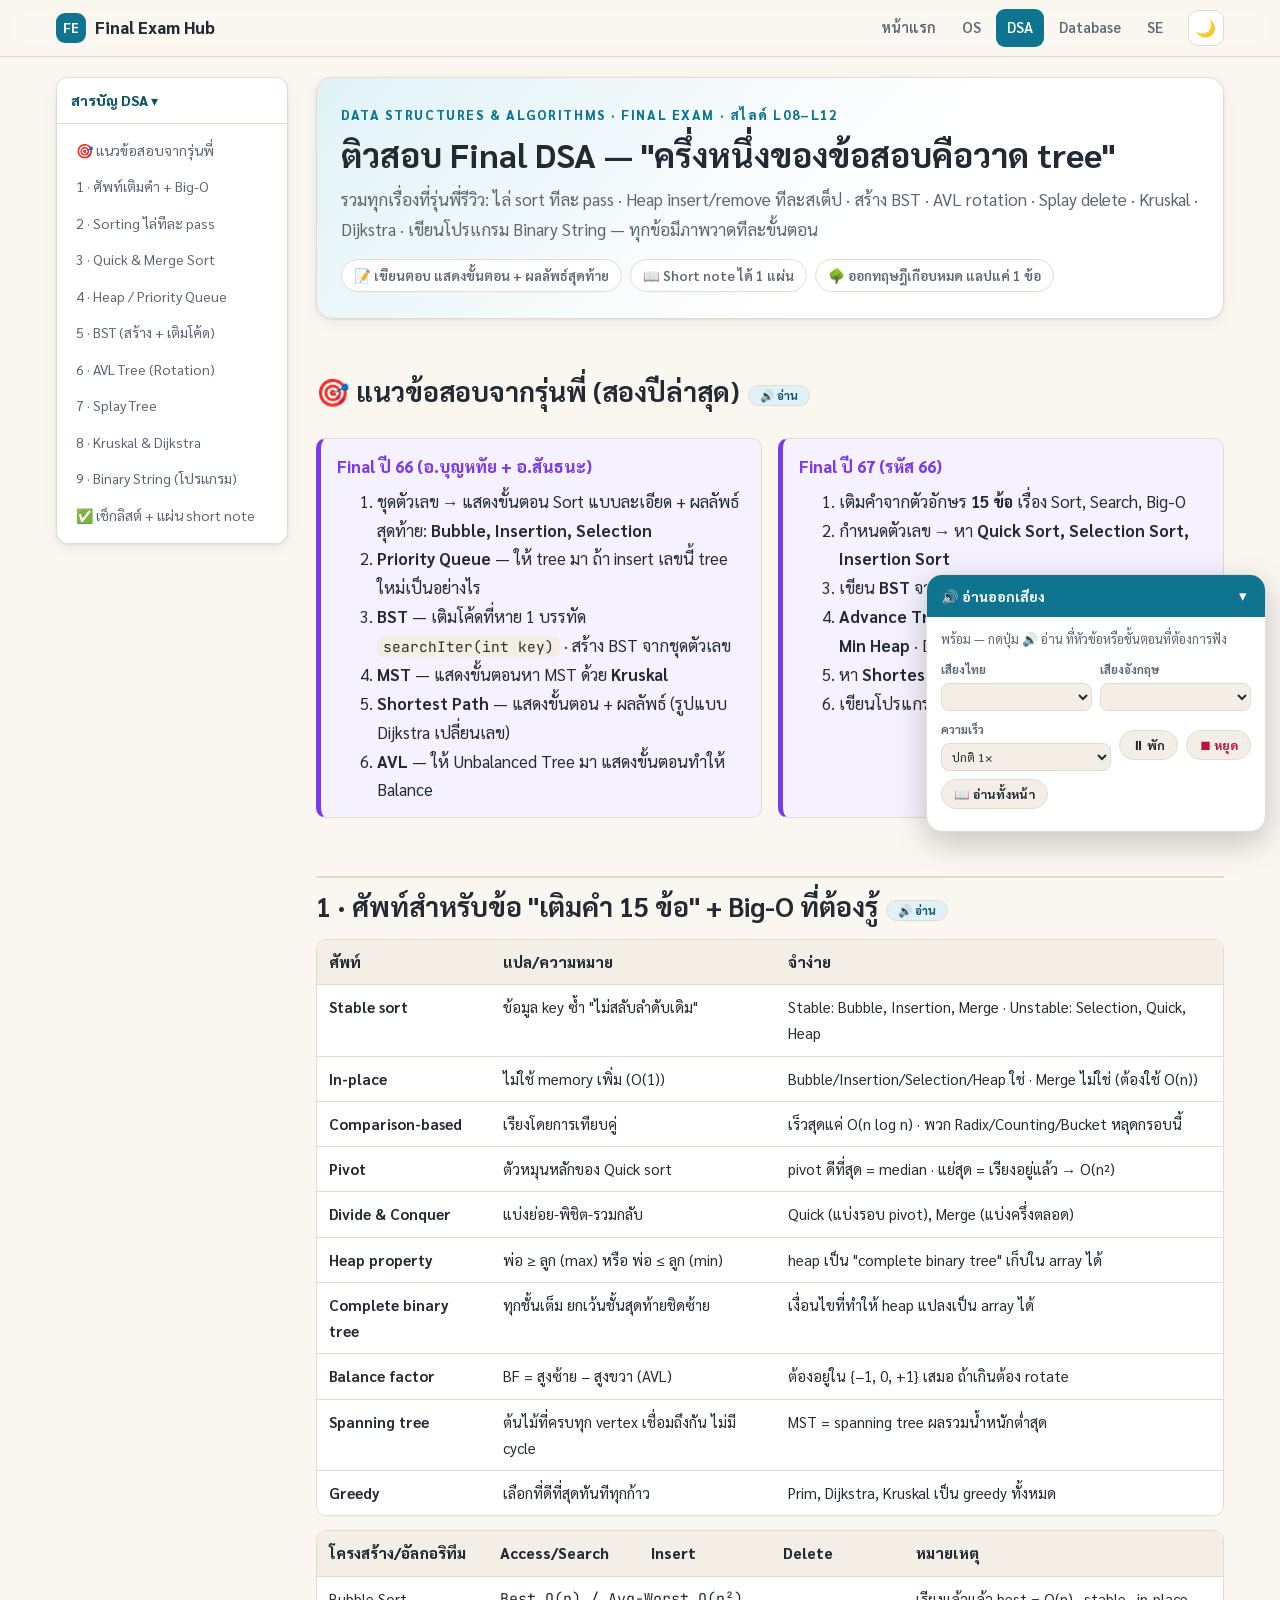
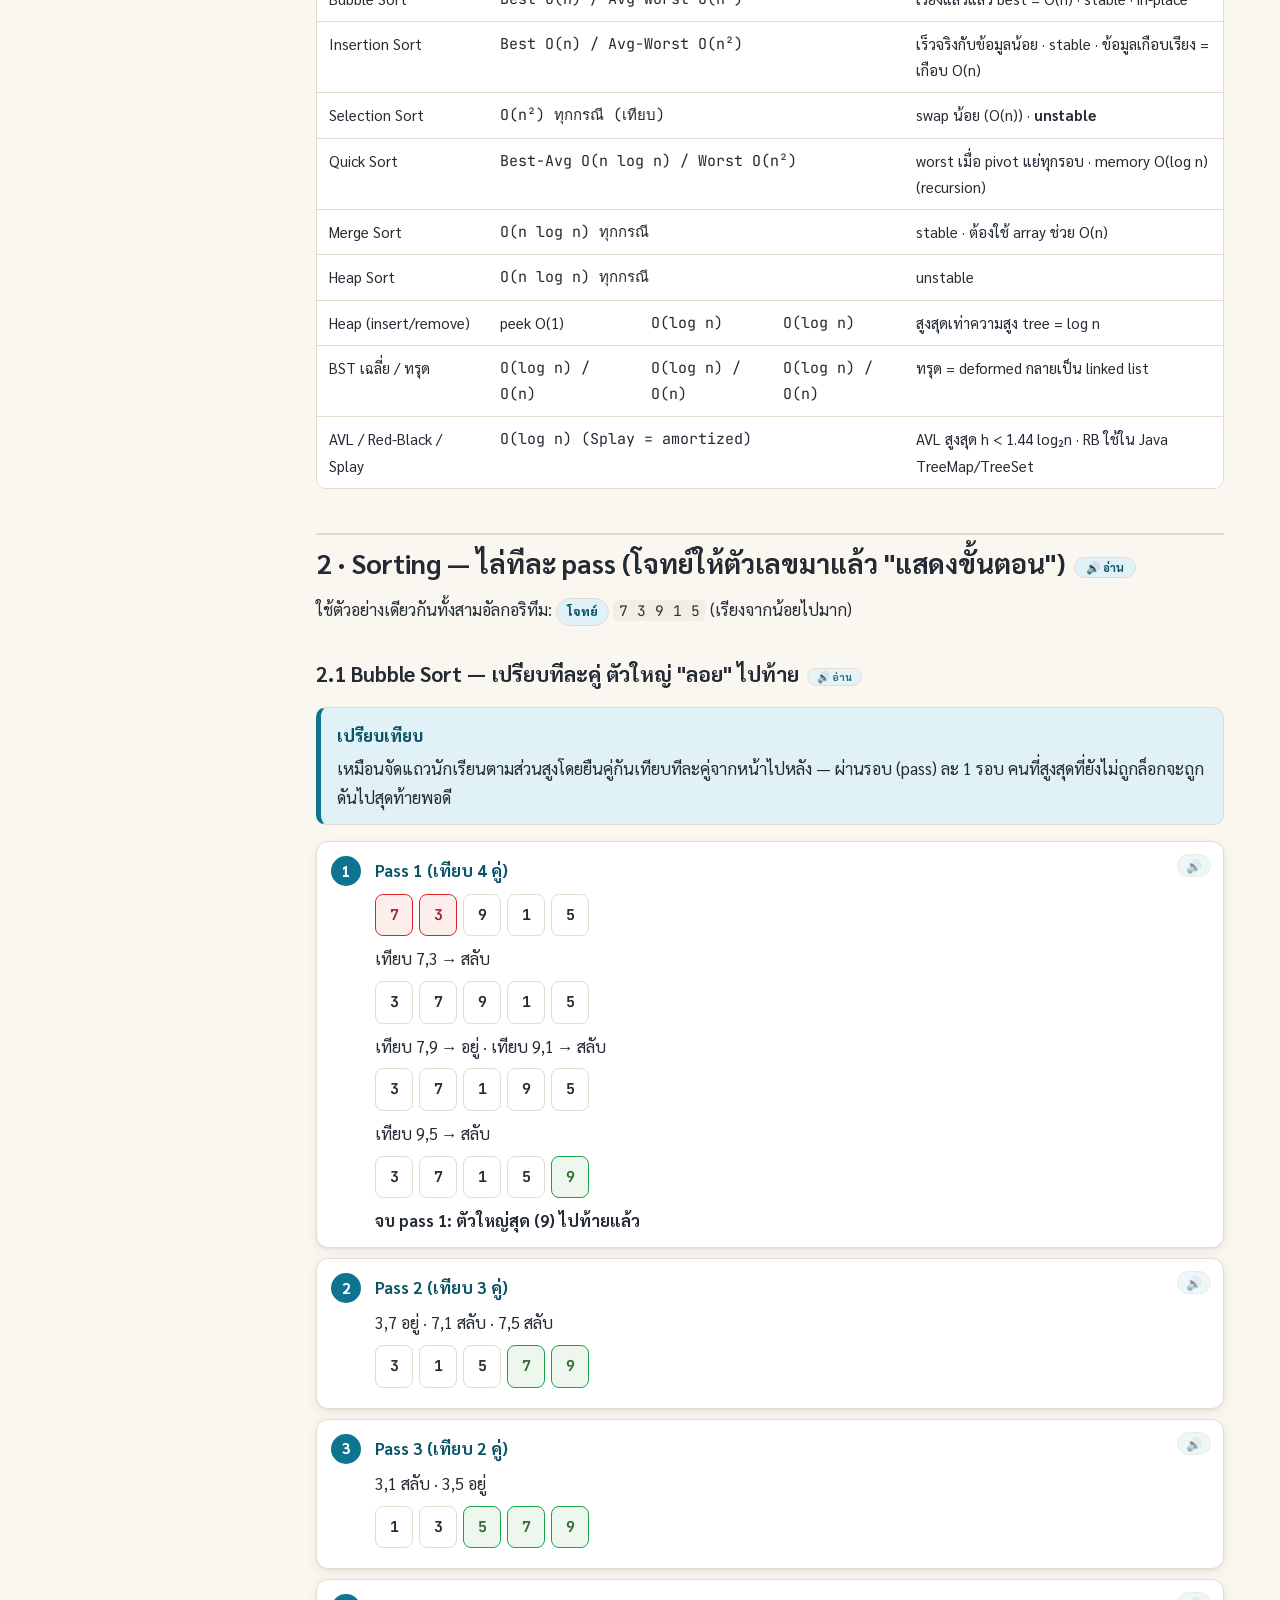
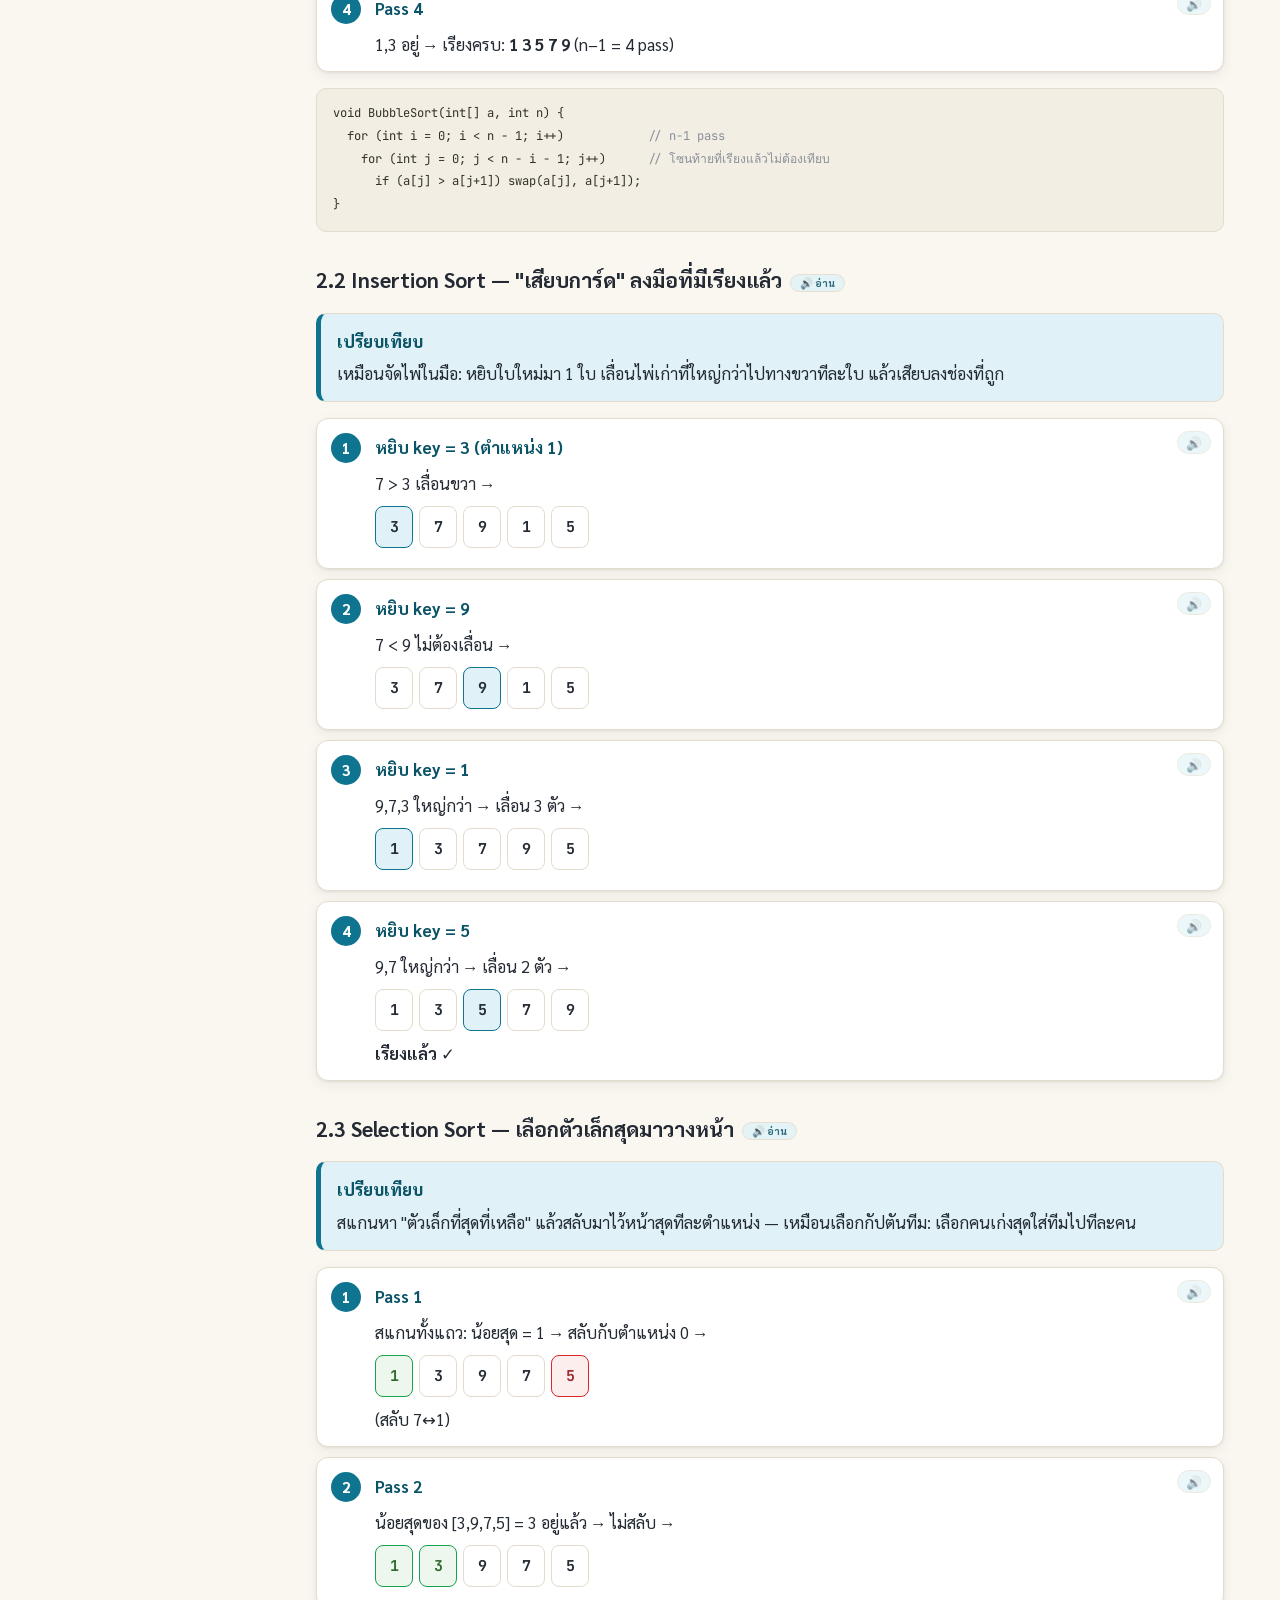
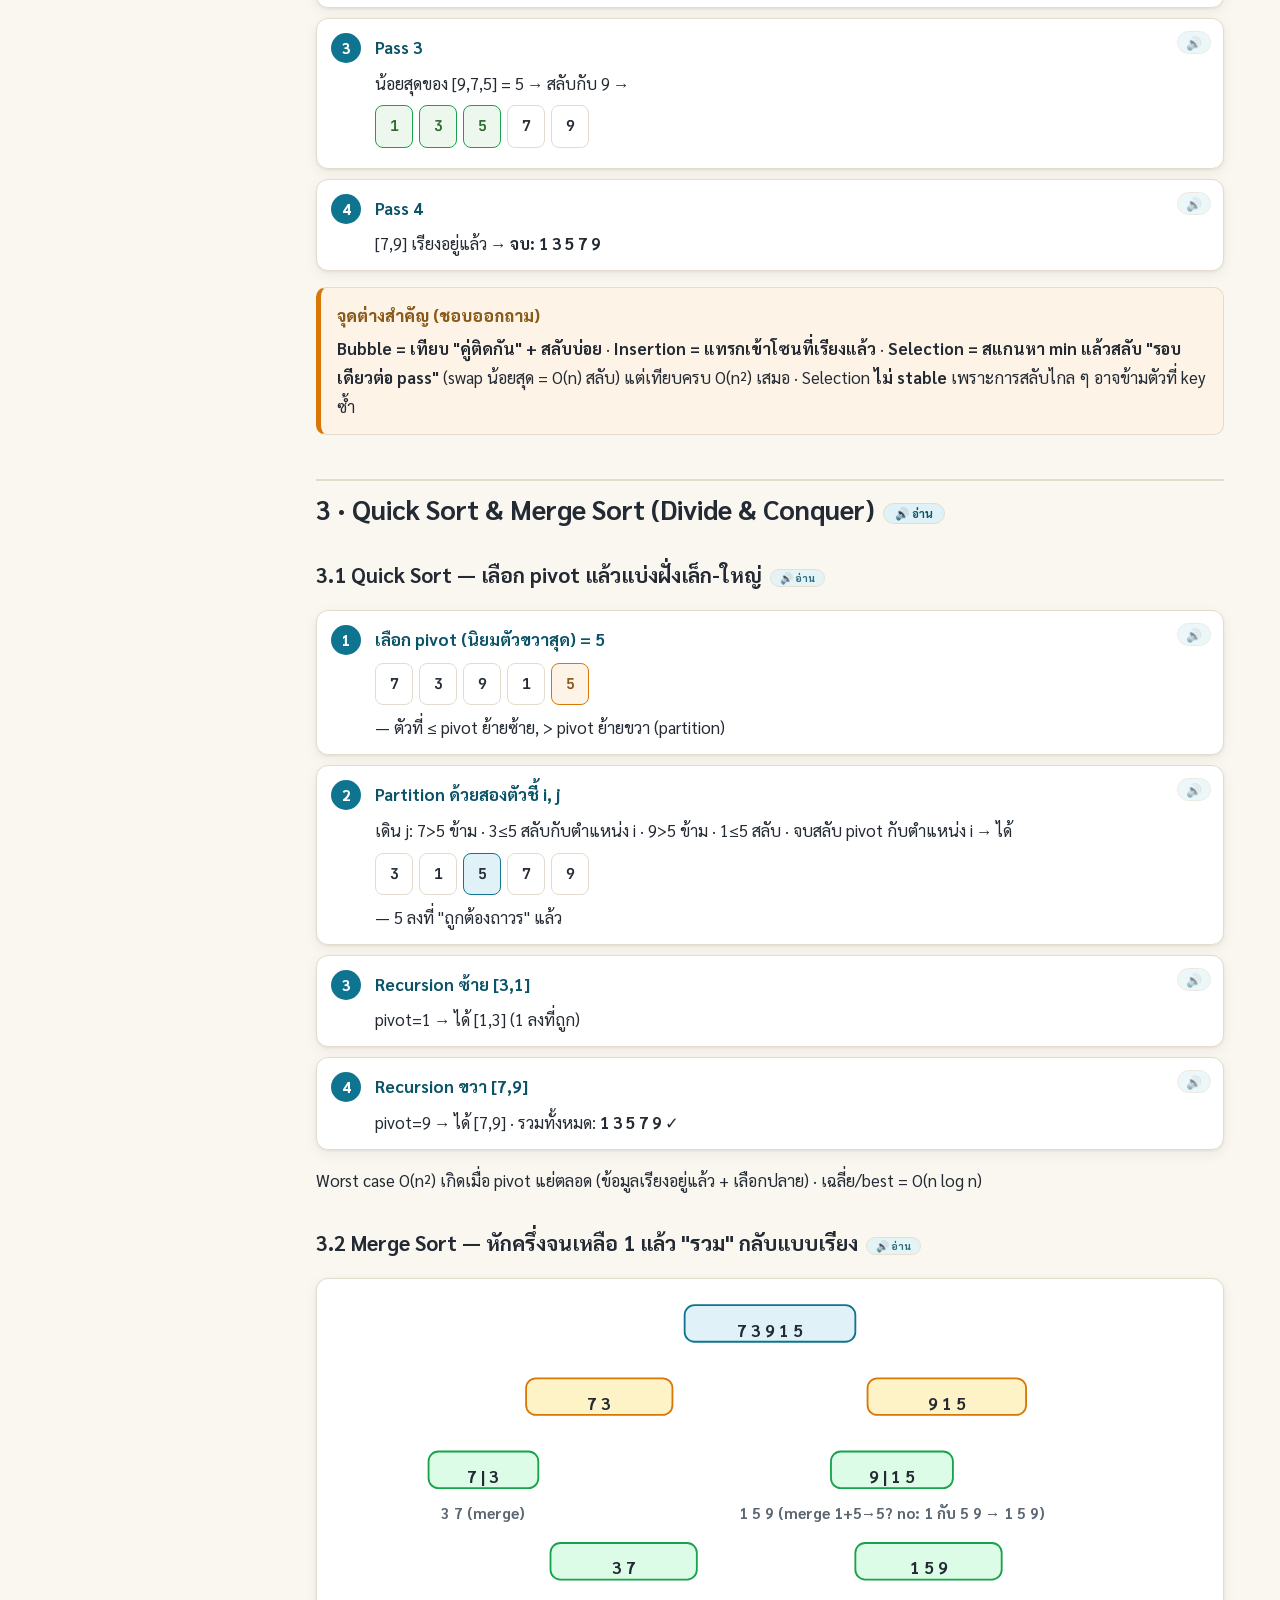
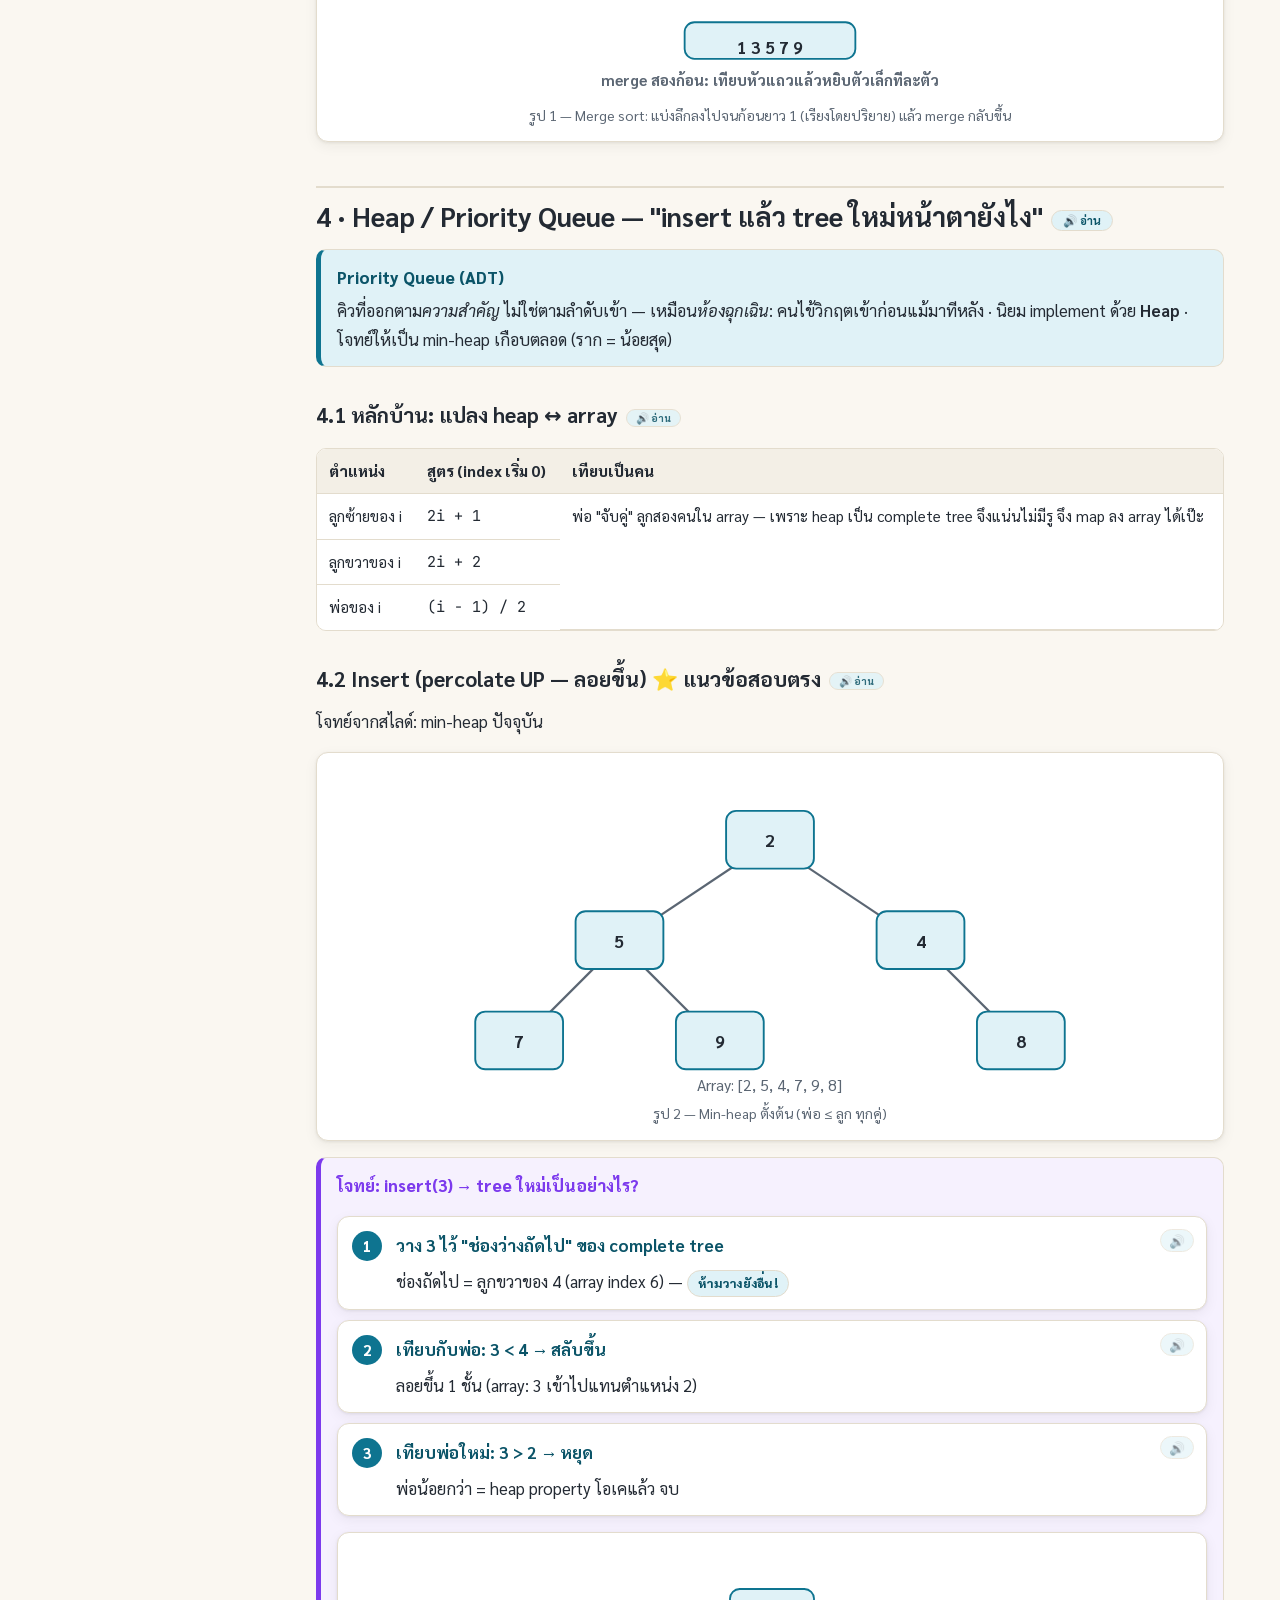
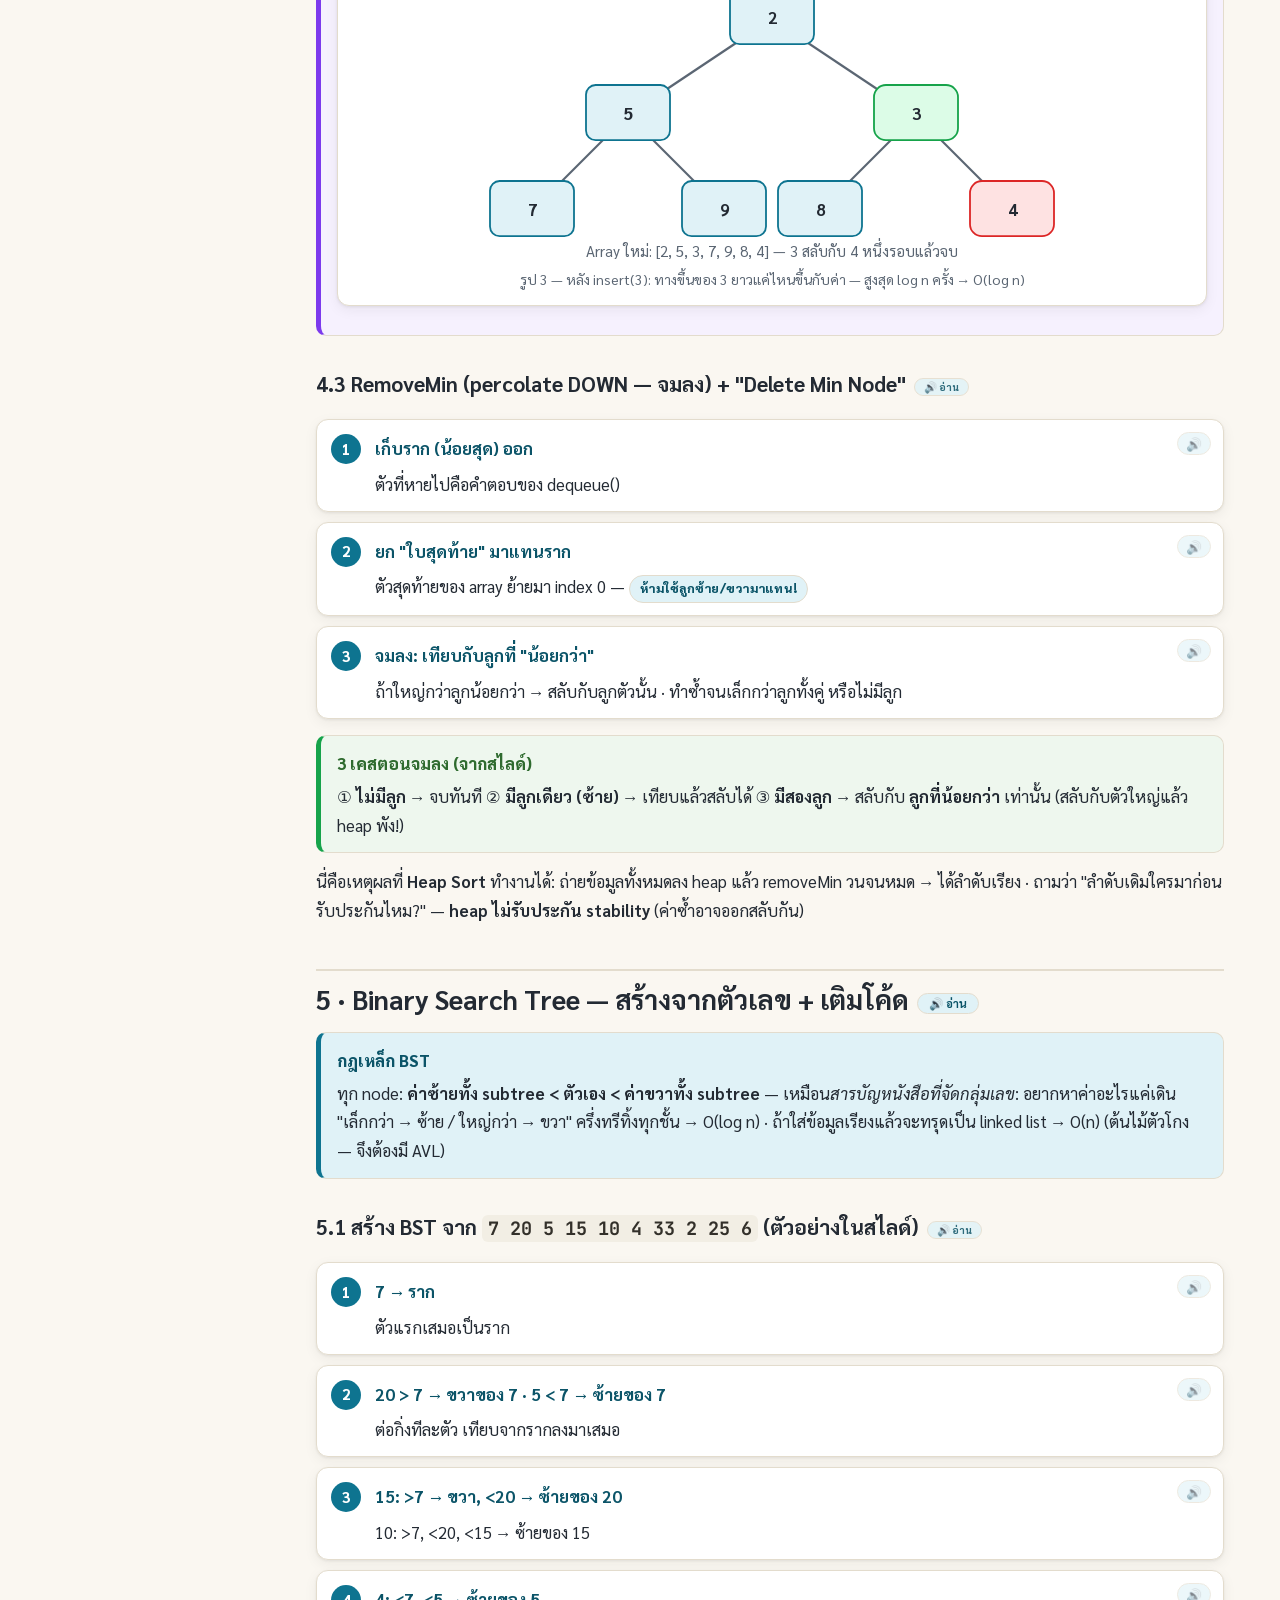
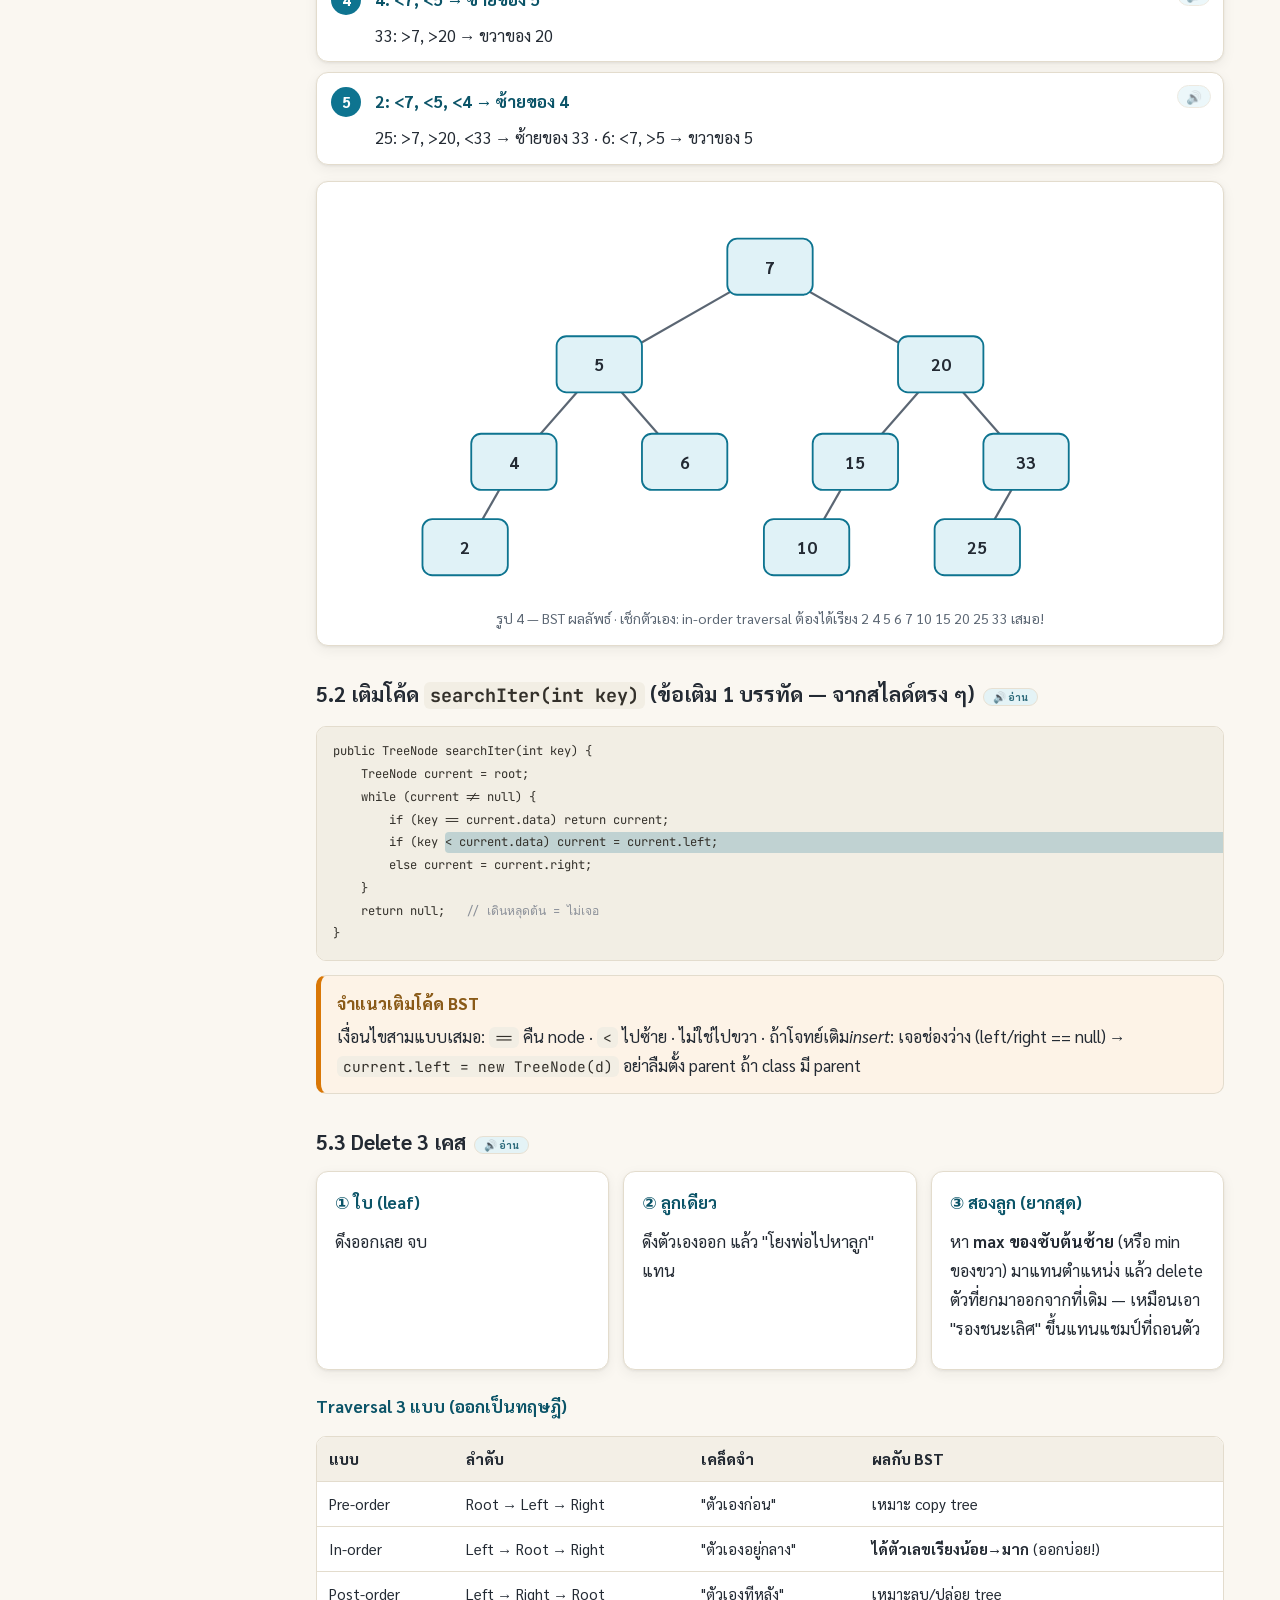
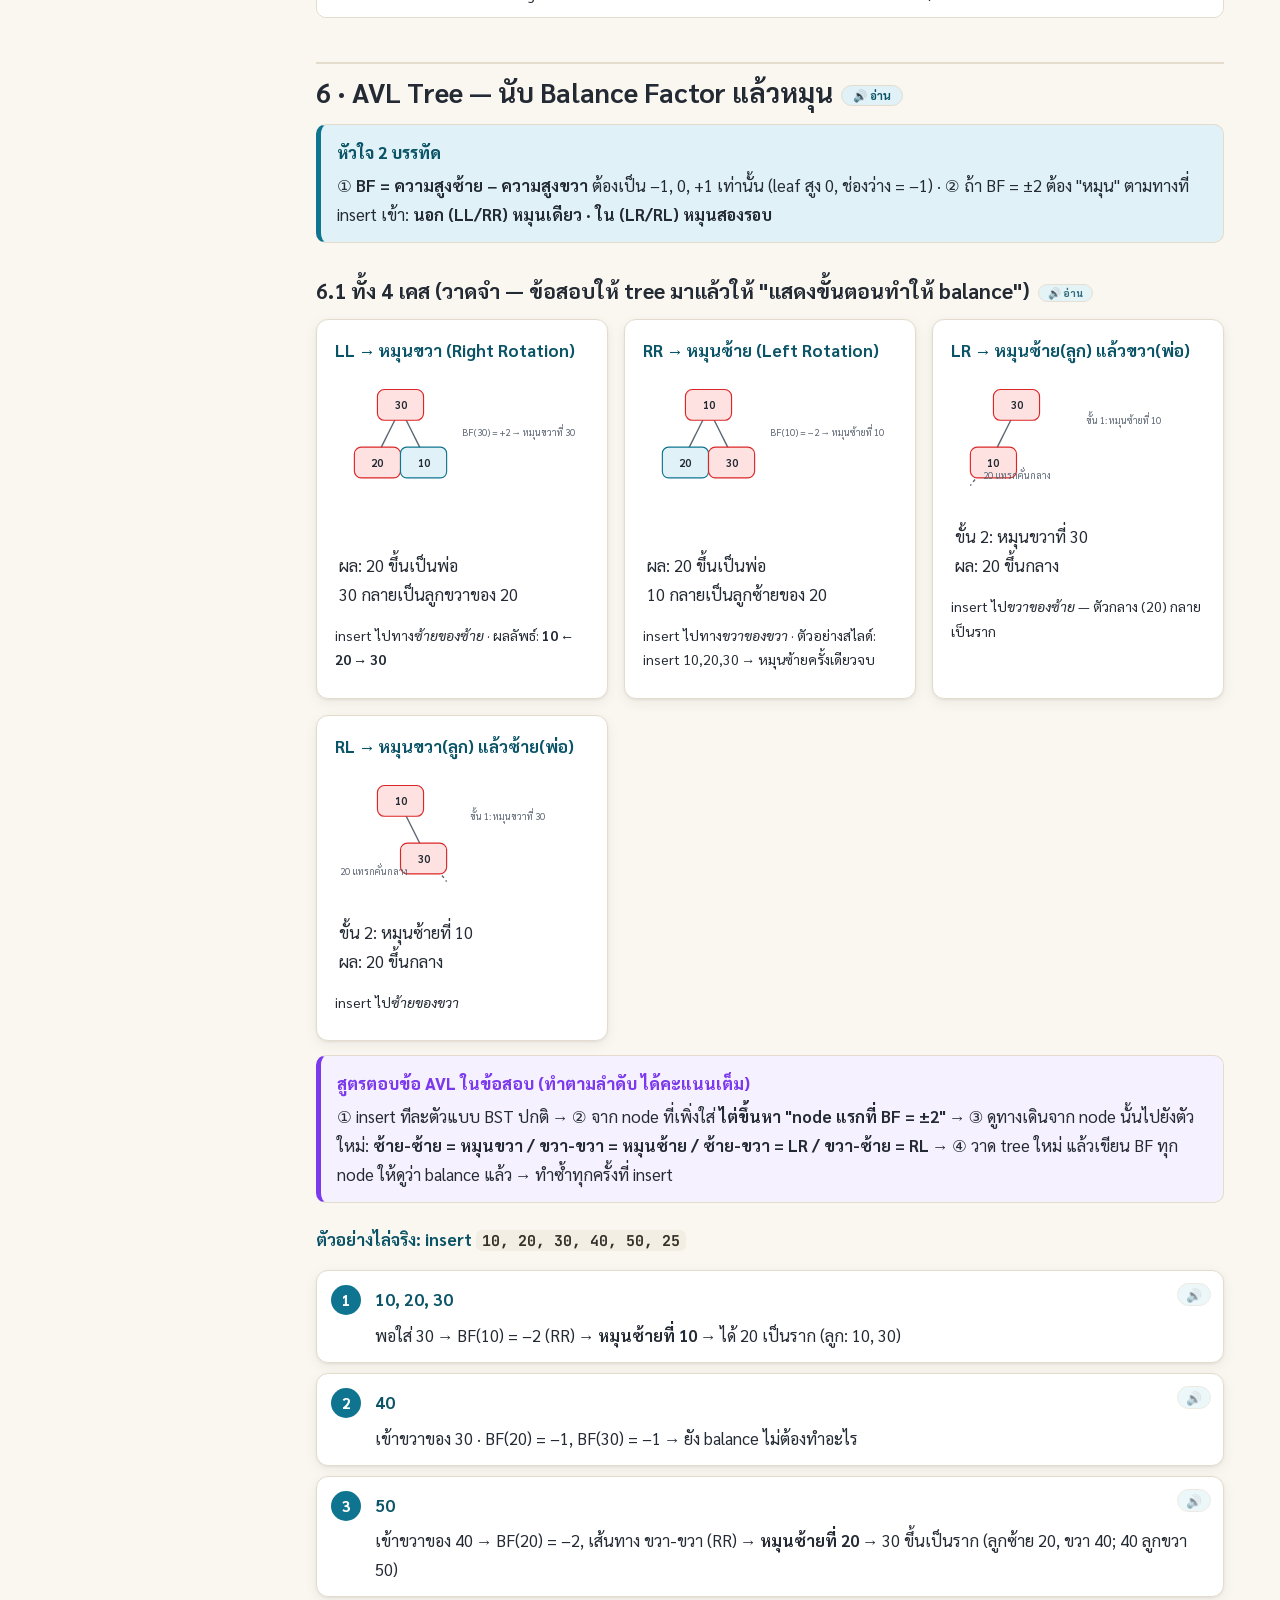
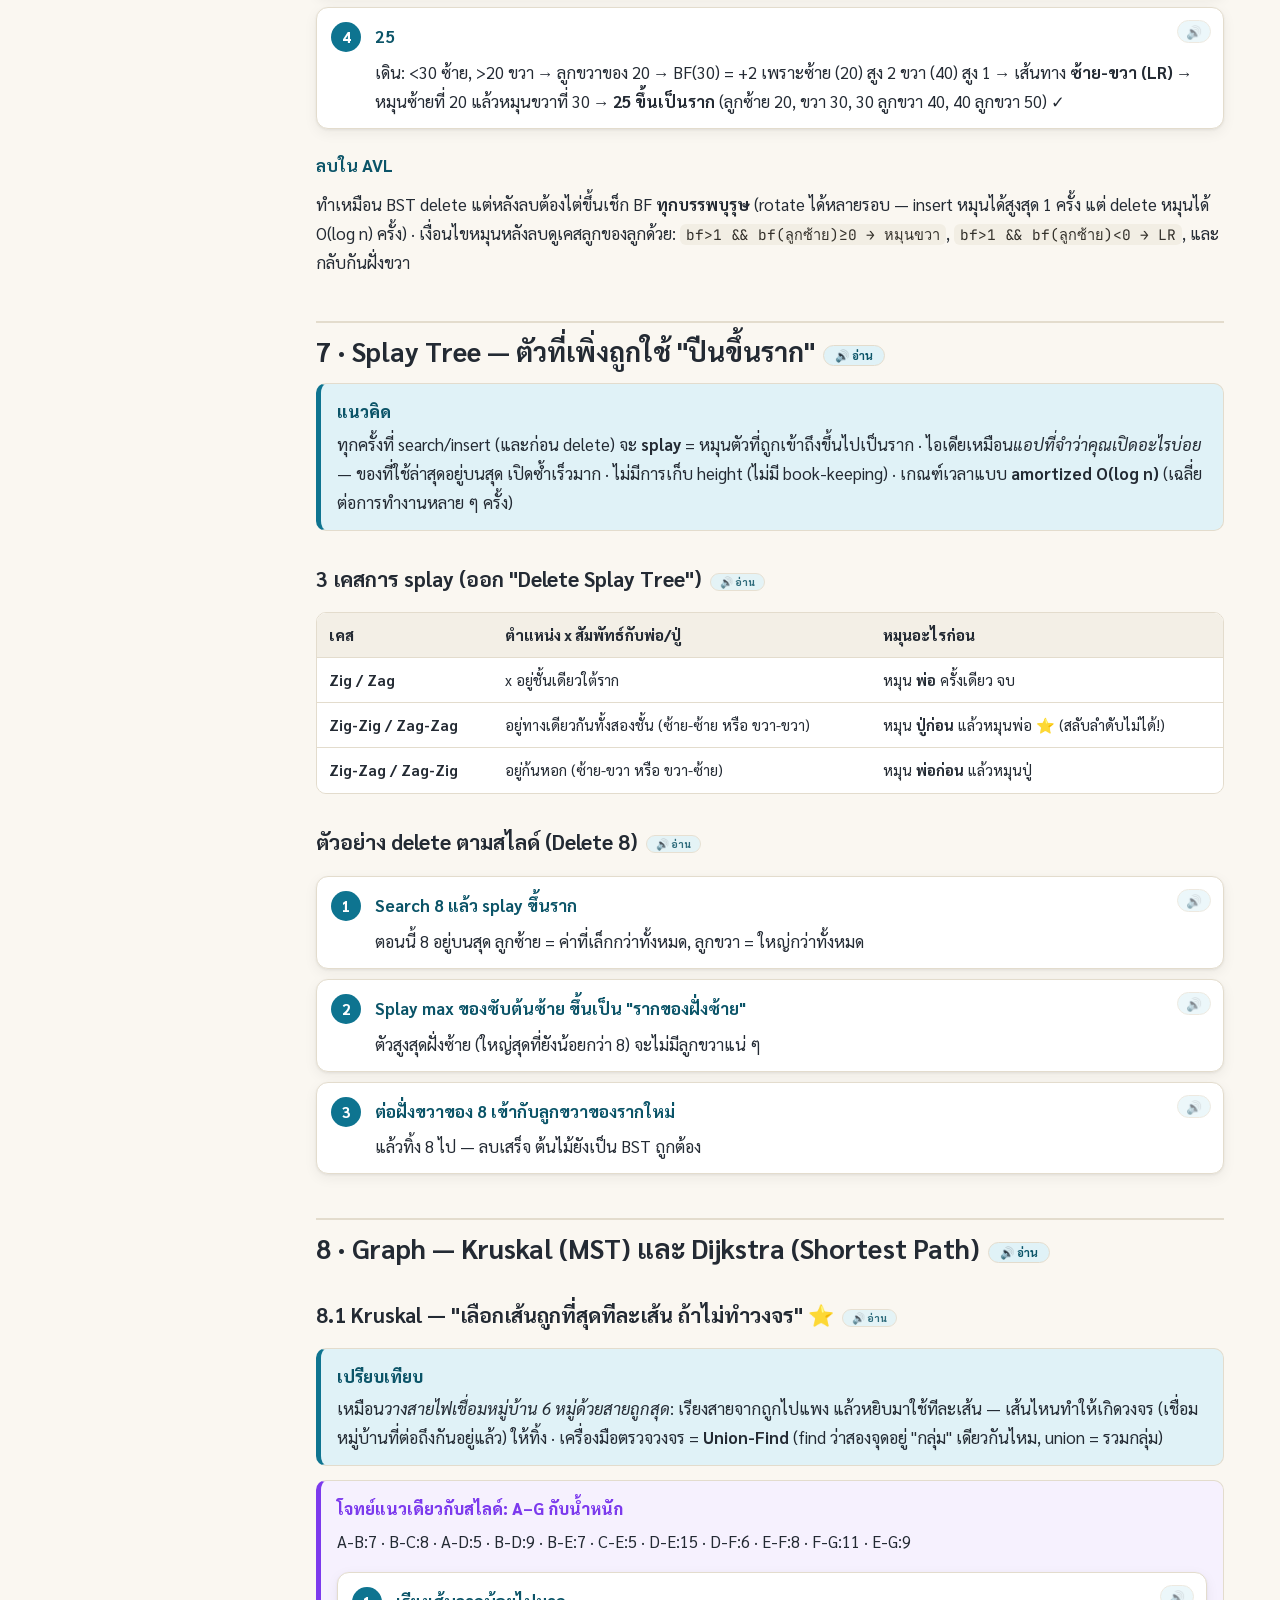
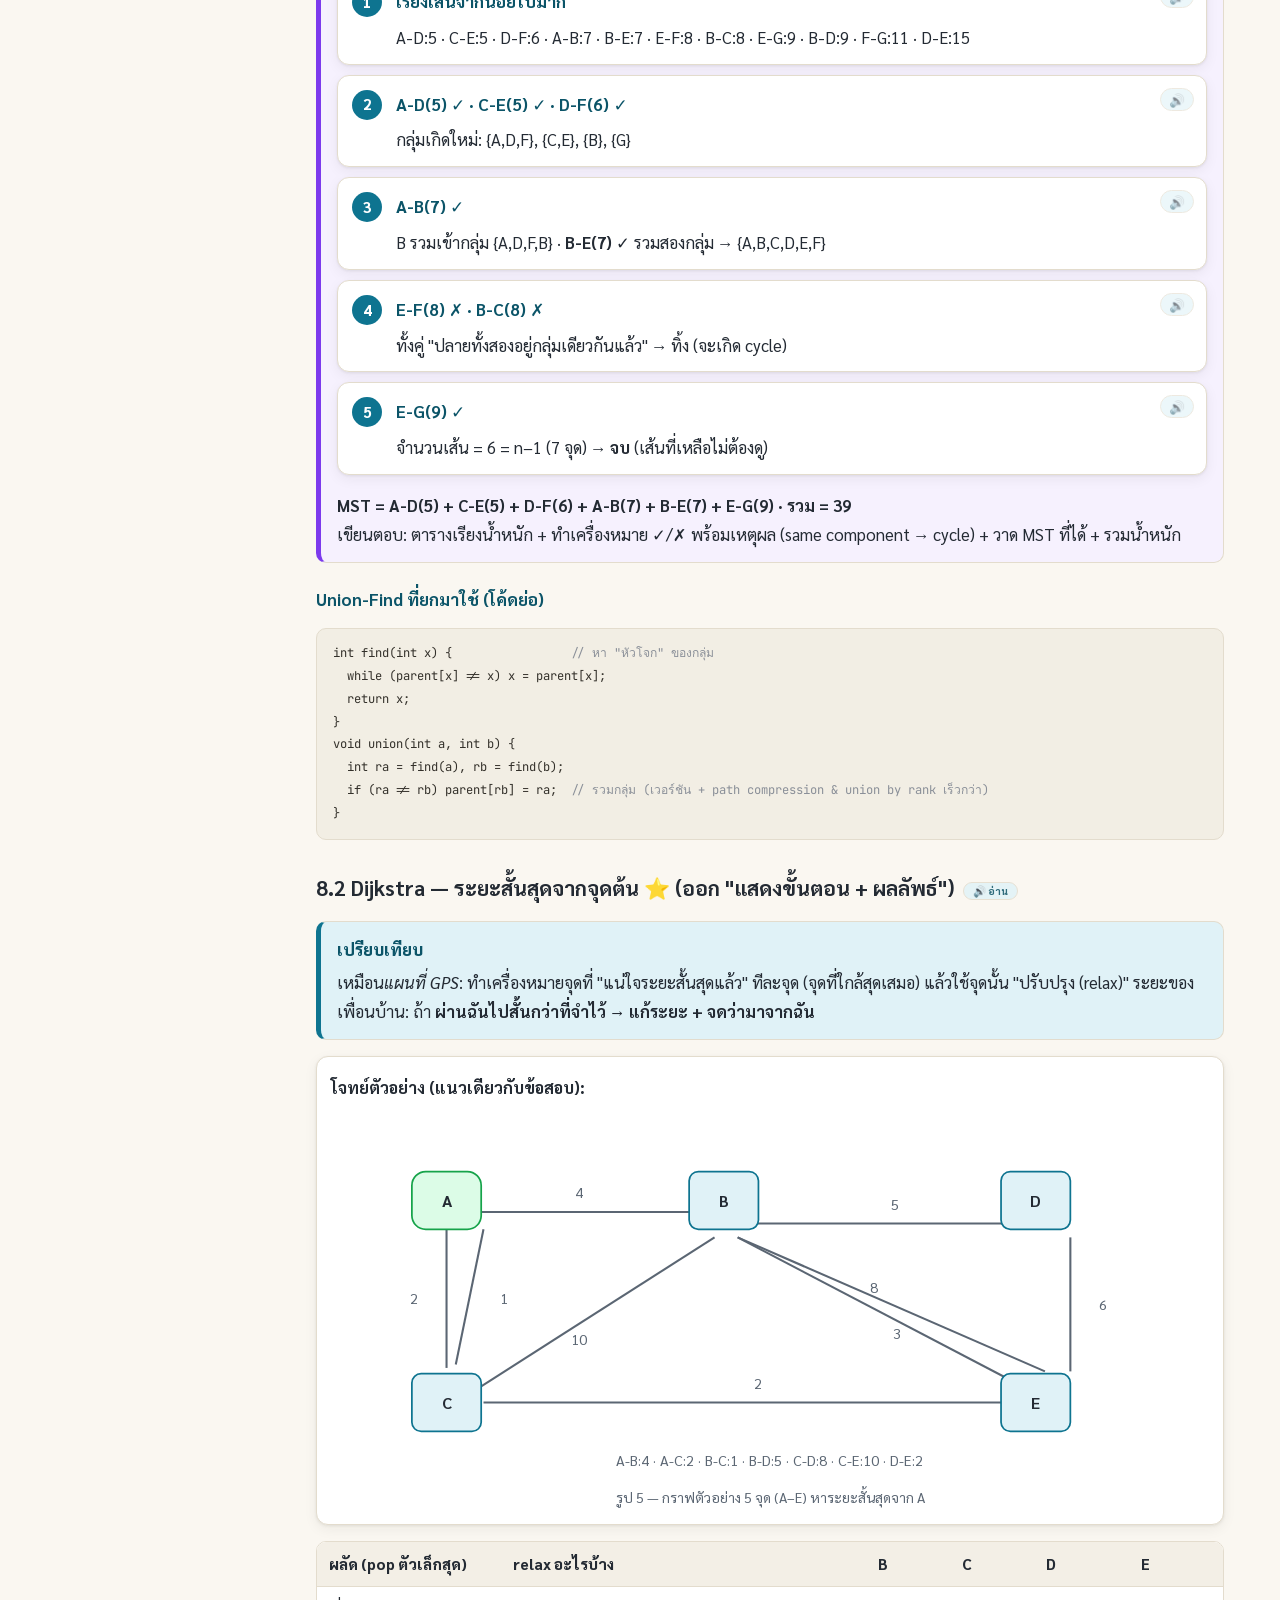
<file: dsa.html>
<!DOCTYPE html>
<html lang="th">
<head>
<meta charset="UTF-8">
<meta name="viewport" content="width=device-width, initial-scale=1.0">
<meta name="referrer" content="no-referrer">
<title>DSA Final Prep — ติวสอบ Final โครงสร้างข้อมูลและอัลกอริทึม</title>
<link rel="icon" href="data:image/svg+xml,%3Csvg xmlns='http://www.w3.org/2000/svg' viewBox='0 0 32 32'%3E%3Crect width='32' height='32' rx='8' fill='%230e7490'/%3E%3Ctext x='16' y='22' font-size='13' font-weight='bold' text-anchor='middle' fill='white' font-family='sans-serif'%3EDS%3C/text%3E%3C/svg%3E">
<link rel="preconnect" href="https://fonts.googleapis.com">
<link rel="preconnect" href="https://fonts.gstatic.com" crossorigin>
<link href="https://fonts.googleapis.com/css2?family=Sarabun:wght@400;500;600;700;800&family=JetBrains+Mono:wght@400;600&display=swap" rel="stylesheet">
<link rel="stylesheet" href="assets/style.css">
</head>
<body data-tts="1">
<div id="progress"></div>
<header class="site">
  <div class="site-inner">
    <a class="brand" href="index.html"><span class="logo">FE</span>Final Exam Hub</a>
    <nav class="main">
      <a href="index.html">หน้าแรก</a>
      <a href="os.html">OS</a>
      <a href="dsa.html" class="active">DSA</a>
      <a href="db.html">Database</a>
      <a href="se.html">SE</a>
    </nav>
    <div class="header-actions">
      <button class="icon-btn" data-action="toggle-theme" title="สลับธีม" aria-label="สลับธีม">🌙</button>
      <button class="icon-btn" id="menuBtn" title="เมนู" aria-label="เมนู">☰</button>
    </div>
  </div>
</header>

<div class="wrap">
<aside class="toc">
  <div class="toc-head">สารบัญ DSA ▾</div>
  <div class="toc-body">
    <a href="#exam">🎯 แนวข้อสอบจากรุ่นพี่</a>
    <a href="#vocab">1 · ศัพท์เติมคำ + Big-O</a>
    <a href="#sorting">2 · Sorting ไล่ทีละ pass</a>
    <a href="#quickmerge">3 · Quick &amp; Merge Sort</a>
    <a href="#heap">4 · Heap / Priority Queue</a>
    <a href="#bst">5 · BST (สร้าง + เติมโค้ด)</a>
    <a href="#avl">6 · AVL Tree (Rotation)</a>
    <a href="#splay">7 · Splay Tree</a>
    <a href="#graph">8 · Kruskal &amp; Dijkstra</a>
    <a href="#binstr">9 · Binary String (โปรแกรม)</a>
    <a href="#checklist">✅ เช็กลิสต์ + แผ่น short note</a>
  </div>
</aside>

<main>
<section class="hero">
  <div class="kicker">Data Structures &amp; Algorithms · Final Exam · สไลด์ L08–L12</div>
  <h1>ติวสอบ Final DSA — "ครึ่งหนึ่งของข้อสอบคือวาด tree"</h1>
  <p class="lead">รวมทุกเรื่องที่รุ่นพี่รีวิว: ไล่ sort ทีละ pass · Heap insert/remove ทีละสเต็ป · สร้าง BST ·
  AVL rotation · Splay delete · Kruskal · Dijkstra · เขียนโปรแกรม Binary String — ทุกข้อมีภาพวาดทีละขั้นตอน</p>
  <div class="meta"><span class="chip">📝 เขียนตอบ แสดงขั้นตอน + ผลลัพธ์สุดท้าย</span><span class="chip">📖 Short note ได้ 1 แผ่น</span><span class="chip">🌳 ออกทฤษฎีเกือบหมด แลปแค่ 1 ข้อ</span></div>
</section>

<h2 id="exam">🎯 แนวข้อสอบจากรุ่นพี่ (สองปีล่าสุด)</h2>
<div class="grid2">
<div class="box exam"><span class="bt">Final ปี 66 (อ.บุญหทัย + อ.สันธนะ)</span>
<ol style="margin:6px 0 0;">
<li>ชุดตัวเลข → แสดงขั้นตอน Sort แบบละเอียด + ผลลัพธ์สุดท้าย: <strong>Bubble, Insertion, Selection</strong></li>
<li><strong>Priority Queue</strong> — ให้ tree มา ถ้า insert เลขนี้ tree ใหม่เป็นอย่างไร</li>
<li><strong>BST</strong> — เติมโค้ดที่หาย 1 บรรทัด <code>searchIter(int key)</code> · สร้าง BST จากชุดตัวเลข</li>
<li><strong>MST</strong> — แสดงขั้นตอนหา MST ด้วย <strong>Kruskal</strong></li>
<li><strong>Shortest Path</strong> — แสดงขั้นตอน + ผลลัพธ์ (รูปแบบ Dijkstra เปลี่ยนเลข)</li>
<li><strong>AVL</strong> — ให้ Unbalanced Tree มา แสดงขั้นตอนทำให้ Balance</li>
</ol></div>
<div class="box exam"><span class="bt">Final ปี 67 (รหัส 66)</span>
<ol style="margin:6px 0 0;">
<li>เติมคำจากตัวอักษร <strong>15 ข้อ</strong> เรื่อง Sort, Search, Big-O</li>
<li>กำหนดตัวเลข → หา <strong>Quick Sort, Selection Sort, Insertion Sort</strong></li>
<li>เขียน <strong>BST</strong> จากตัวเลข</li>
<li><strong>Advance Tree</strong>: เขียน <strong>AVL</strong> · <strong>Delete Splay Tree</strong> · <strong>Min Heap</strong> · Delete Min Node</li>
<li>หา <strong>Shortest Path</strong></li>
<li>เขียนโปรแกรม <strong>Binary String</strong> รับ K โดย 1 ห้ามติดกัน</li>
</ol></div>
</div>

<h2 id="vocab">1 · ศัพท์สำหรับข้อ "เติมคำ 15 ข้อ" + Big-O ที่ต้องรู้</h2>
<div class="tblwrap"><table class="tbl">
  <tr><th>ศัพท์</th><th>แปล/ความหมาย</th><th>จำง่าย</th></tr>
  <tr><td><strong>Stable sort</strong></td><td>ข้อมูล key ซ้ำ "ไม่สลับลำดับเดิม"</td><td>Stable: Bubble, Insertion, Merge · Unstable: Selection, Quick, Heap</td></tr>
  <tr><td><strong>In-place</strong></td><td>ไม่ใช้ memory เพิ่ม (O(1))</td><td>Bubble/Insertion/Selection/Heap ใช่ · Merge ไม่ใช่ (ต้องใช้ O(n))</td></tr>
  <tr><td><strong>Comparison-based</strong></td><td>เรียงโดยการเทียบคู่</td><td>เร็วสุดแค่ O(n log n) · พวก Radix/Counting/Bucket หลุดกรอบนี้</td></tr>
  <tr><td><strong>Pivot</strong></td><td>ตัวหมุนหลักของ Quick sort</td><td>pivot ดีที่สุด = median · แย่สุด = เรียงอยู่แล้ว → O(n²)</td></tr>
  <tr><td><strong>Divide &amp; Conquer</strong></td><td>แบ่งย่อย-พิชิต-รวมกลับ</td><td>Quick (แบ่งรอบ pivot), Merge (แบ่งครึ่งตลอด)</td></tr>
  <tr><td><strong>Heap property</strong></td><td>พ่อ ≥ ลูก (max) หรือ พ่อ ≤ ลูก (min)</td><td>heap เป็น "complete binary tree" เก็บใน array ได้</td></tr>
  <tr><td><strong>Complete binary tree</strong></td><td>ทุกชั้นเต็ม ยกเว้นชั้นสุดท้ายชิดซ้าย</td><td>เงื่อนไขที่ทำให้ heap แปลงเป็น array ได้</td></tr>
  <tr><td><strong>Balance factor</strong></td><td>BF = สูงซ้าย − สูงขวา (AVL)</td><td>ต้องอยู่ใน {−1, 0, +1} เสมอ ถ้าเกินต้อง rotate</td></tr>
  <tr><td><strong>Spanning tree</strong></td><td>ต้นไม้ที่ครบทุก vertex เชื่อมถึงกัน ไม่มี cycle</td><td>MST = spanning tree ผลรวมน้ำหนักต่ำสุด</td></tr>
  <tr><td><strong>Greedy</strong></td><td>เลือกที่ดีที่สุดทันทีทุกก้าว</td><td>Prim, Dijkstra, Kruskal เป็น greedy ทั้งหมด</td></tr>
</table></div>
<div class="tblwrap"><table class="tbl">
  <tr><th>โครงสร้าง/อัลกอริทึม</th><th>Access/Search</th><th>Insert</th><th>Delete</th><th>หมายเหตุ</th></tr>
  <tr><td>Bubble Sort</td><td colspan="3" class="num">Best O(n) / Avg-Worst O(n²)</td><td>เรียงแล้วแล้ว best = O(n) · stable · in-place</td></tr>
  <tr><td>Insertion Sort</td><td colspan="3" class="num">Best O(n) / Avg-Worst O(n²)</td><td>เร็วจริงกับข้อมูลน้อย · stable · ข้อมูลเกือบเรียง = เกือบ O(n)</td></tr>
  <tr><td>Selection Sort</td><td colspan="3" class="num">O(n²) ทุกกรณี (เทียบ)</td><td>swap น้อย (O(n)) · <strong>unstable</strong></td></tr>
  <tr><td>Quick Sort</td><td colspan="3" class="num">Best-Avg O(n log n) / Worst O(n²)</td><td>worst เมื่อ pivot แย่ทุกรอบ · memory O(log n) (recursion)</td></tr>
  <tr><td>Merge Sort</td><td colspan="3" class="num">O(n log n) ทุกกรณี</td><td>stable · ต้องใช้ array ช่วย O(n)</td></tr>
  <tr><td>Heap Sort</td><td colspan="3" class="num">O(n log n) ทุกกรณี</td><td>unstable</td></tr>
  <tr><td>Heap (insert/remove)</td><td>peek O(1)</td><td class="num">O(log n)</td><td class="num">O(log n)</td><td>สูงสุดเท่าความสูง tree = log n</td></tr>
  <tr><td>BST เฉลี่ย / ทรุด</td><td class="num">O(log n) / O(n)</td><td class="num">O(log n) / O(n)</td><td class="num">O(log n) / O(n)</td><td>ทรุด = deformed กลายเป็น linked list</td></tr>
  <tr><td>AVL / Red-Black / Splay</td><td colspan="3" class="num">O(log n) (Splay = amortized)</td><td>AVL สูงสุด h &lt; 1.44 log₂n · RB ใช้ใน Java TreeMap/TreeSet</td></tr>
</table></div>

<h2 id="sorting">2 · Sorting — ไล่ทีละ pass (โจทย์ให้ตัวเลขมาแล้ว "แสดงขั้นตอน")</h2>
<p>ใช้ตัวอย่างเดียวกันทั้งสามอัลกอริทึม: <span class="pill">โจทย์</span> <code>7 3 9 1 5</code> (เรียงจากน้อยไปมาก)</p>

<h3>2.1 Bubble Sort — เปรียบทีละคู่ ตัวใหญ่ "ลอย" ไปท้าย</h3>
<div class="box tip"><span class="bt">เปรียบเทียบ</span>เหมือนจัดแถวนักเรียนตามส่วนสูงโดยยืนคู่กันเทียบทีละคู่จากหน้าไปหลัง — ผ่านรอบ (pass) ละ 1 รอบ คนที่สูงสุดที่ยังไม่ถูกล็อกจะถูกดันไปสุดท้ายพอดี</div>
<div class="steps">
  <div class="step"><h4>Pass 1 (เทียบ 4 คู่)</h4>
    <div class="array"><span class="cell sw">7</span><span class="cell sw">3</span><span class="cell">9</span><span class="cell">1</span><span class="cell">5</span></div>เทียบ 7,3 → สลับ
    <div class="array"><span class="cell">3</span><span class="cell">7</span><span class="cell">9</span><span class="cell">1</span><span class="cell">5</span></div>เทียบ 7,9 → อยู่ · เทียบ 9,1 → สลับ
    <div class="array"><span class="cell">3</span><span class="cell">7</span><span class="cell">1</span><span class="cell">9</span><span class="cell">5</span></div>เทียบ 9,5 → สลับ
    <div class="array"><span class="cell">3</span><span class="cell">7</span><span class="cell">1</span><span class="cell">5</span><span class="cell done">9</span></div><strong>จบ pass 1: ตัวใหญ่สุด (9) ไปท้ายแล้ว</strong></div>
  <div class="step"><h4>Pass 2 (เทียบ 3 คู่)</h4>3,7 อยู่ · 7,1 สลับ · 7,5 สลับ
    <div class="array"><span class="cell">3</span><span class="cell">1</span><span class="cell">5</span><span class="cell done">7</span><span class="cell done">9</span></div></div>
  <div class="step"><h4>Pass 3 (เทียบ 2 คู่)</h4>3,1 สลับ · 3,5 อยู่
    <div class="array"><span class="cell">1</span><span class="cell">3</span><span class="cell done">5</span><span class="cell done">7</span><span class="cell done">9</span></div></div>
  <div class="step"><h4>Pass 4</h4>1,3 อยู่ → เรียงครบ: <strong>1 3 5 7 9</strong> (n−1 = 4 pass)</div>
</div>
<pre><code>void BubbleSort(int[] a, int n) {
  for (int i = 0; i &lt; n - 1; i++)            <span class="cm">// n-1 pass</span>
    for (int j = 0; j &lt; n - i - 1; j++)      <span class="cm">// โซนท้ายที่เรียงแล้วไม่ต้องเทียบ</span>
      if (a[j] &gt; a[j+1]) swap(a[j], a[j+1]);
}</code></pre>

<h3>2.2 Insertion Sort — "เสียบการ์ด" ลงมือที่มีเรียงแล้ว</h3>
<div class="box tip"><span class="bt">เปรียบเทียบ</span>เหมือนจัดไพ่ในมือ: หยิบใบใหม่มา 1 ใบ เลื่อนไพ่เก่าที่ใหญ่กว่าไปทางขวาทีละใบ แล้วเสียบลงช่องที่ถูก</div>
<div class="steps">
  <div class="step"><h4>หยิบ key = 3 (ตำแหน่ง 1)</h4>7 &gt; 3 เลื่อนขวา → <span class="array"><span class="cell new">3</span><span class="cell">7</span><span class="cell">9</span><span class="cell">1</span><span class="cell">5</span></span></div>
  <div class="step"><h4>หยิบ key = 9</h4>7 &lt; 9 ไม่ต้องเลื่อน → <span class="array"><span class="cell">3</span><span class="cell">7</span><span class="cell new">9</span><span class="cell">1</span><span class="cell">5</span></span></div>
  <div class="step"><h4>หยิบ key = 1</h4>9,7,3 ใหญ่กว่า → เลื่อน 3 ตัว → <span class="array"><span class="cell new">1</span><span class="cell">3</span><span class="cell">7</span><span class="cell">9</span><span class="cell">5</span></span></div>
  <div class="step"><h4>หยิบ key = 5</h4>9,7 ใหญ่กว่า → เลื่อน 2 ตัว → <span class="array"><span class="cell">1</span><span class="cell">3</span><span class="cell new">5</span><span class="cell">7</span><span class="cell">9</span></span> <strong>เรียงแล้ว ✓</strong></div>
</div>

<h3>2.3 Selection Sort — เลือกตัวเล็กสุดมาวางหน้า</h3>
<div class="box tip"><span class="bt">เปรียบเทียบ</span>สแกนหา "ตัวเล็กที่สุดที่เหลือ" แล้วสลับมาไว้หน้าสุดทีละตำแหน่ง — เหมือนเลือกกัปตันทีม: เลือกคนเก่งสุดใส่ทีมไปทีละคน</div>
<div class="steps">
  <div class="step"><h4>Pass 1</h4>สแกนทั้งแถว: น้อยสุด = 1 → สลับกับตำแหน่ง 0 → <span class="array"><span class="cell done">1</span><span class="cell">3</span><span class="cell">9</span><span class="cell">7</span><span class="cell sw">5</span></span> (สลับ 7↔1)</div>
  <div class="step"><h4>Pass 2</h4>น้อยสุดของ [3,9,7,5] = 3 อยู่แล้ว → ไม่สลับ → <span class="array"><span class="cell done">1</span><span class="cell done">3</span><span class="cell">9</span><span class="cell">7</span><span class="cell">5</span></span></div>
  <div class="step"><h4>Pass 3</h4>น้อยสุดของ [9,7,5] = 5 → สลับกับ 9 → <span class="array"><span class="cell done">1</span><span class="cell done">3</span><span class="cell done">5</span><span class="cell">7</span><span class="cell">9</span></span></div>
  <div class="step"><h4>Pass 4</h4>[7,9] เรียงอยู่แล้ว → <strong>จบ: 1 3 5 7 9</strong></div>
</div>
<div class="box warn"><span class="bt">จุดต่างสำคัญ (ชอบออกถาม)</span><strong>Bubble = เทียบ "คู่ติดกัน" + สลับบ่อย</strong> · <strong>Insertion = แทรกเข้าโซนที่เรียงแล้ว</strong> · <strong>Selection = สแกนหา min แล้วสลับ "รอบเดียวต่อ pass"</strong> (swap น้อยสุด = O(n) สลับ) แต่เทียบครบ O(n²) เสมอ · Selection <strong>ไม่ stable</strong> เพราะการสลับไกล ๆ อาจข้ามตัวที่ key ซ้ำ</div>

<h2 id="quickmerge">3 · Quick Sort &amp; Merge Sort (Divide &amp; Conquer)</h2>
<h3>3.1 Quick Sort — เลือก pivot แล้วแบ่งฝั่งเล็ก-ใหญ่</h3>
<div class="steps">
  <div class="step"><h4>เลือก pivot (นิยมตัวขวาสุด) = 5</h4><span class="array"><span class="cell">7</span><span class="cell">3</span><span class="cell">9</span><span class="cell">1</span><span class="cell cm">5</span></span> — ตัวที่ ≤ pivot ย้ายซ้าย, &gt; pivot ย้ายขวา (partition)</div>
  <div class="step"><h4>Partition ด้วยสองตัวชี้ i, j</h4>เดิน j: 7&gt;5 ข้าม · 3≤5 สลับกับตำแหน่ง i · 9&gt;5 ข้าม · 1≤5 สลับ · จบสลับ pivot กับตำแหน่ง i → ได้ <span class="array"><span class="cell">3</span><span class="cell">1</span><span class="cell new">5</span><span class="cell">7</span><span class="cell">9</span></span> — 5 ลงที่ "ถูกต้องถาวร" แล้ว</div>
  <div class="step"><h4>Recursion ซ้าย [3,1]</h4>pivot=1 → ได้ [1,3] (1 ลงที่ถูก)</div>
  <div class="step"><h4>Recursion ขวา [7,9]</h4>pivot=9 → ได้ [7,9] · รวมทั้งหมด: <strong>1 3 5 7 9 ✓</strong></div>
</div>
<p>Worst case O(n²) เกิดเมื่อ pivot แย่ตลอด (ข้อมูลเรียงอยู่แล้ว + เลือกปลาย) · เฉลี่ย/best = O(n log n)</p>
<h3>3.2 Merge Sort — หักครึ่งจนเหลือ 1 แล้ว "รวม" กลับแบบเรียง</h3>
<div class="fig"><svg viewBox="0 0 720 330" role="img" aria-label="merge sort diagram">
  <g font-size="13" font-weight="700">
    <rect x="290" y="10" width="140" height="30" rx="8" class="svg-n"/><text x="360" y="30" class="svg-t">7 3 9 1 5</text>
    <rect x="160" y="70" width="120" height="30" rx="8" class="svg-n2"/><text x="220" y="90" class="svg-t">7 3</text>
    <rect x="440" y="70" width="130" height="30" rx="8" class="svg-n2"/><text x="505" y="90" class="svg-t">9 1 5</text>
    <rect x="80" y="130" width="90" height="30" rx="8" class="svg-n3"/><text x="125" y="150" class="svg-t">7 | 3</text>
    <rect x="410" y="130" width="100" height="30" rx="8" class="svg-n3"/><text x="460" y="150" class="svg-t">9 | 1 5</text>
    <text x="125" y="185" class="svg-t2">3 7 (merge)</text>
    <text x="460" y="185" class="svg-t2">1 5 9 (merge 1+5→5? no: 1 กับ 5 9 → 1 5 9)</text>
    <rect x="180" y="205" width="120" height="30" rx="8" class="svg-n3"/><text x="240" y="225" class="svg-t">3 7</text>
    <rect x="430" y="205" width="120" height="30" rx="8" class="svg-n3"/><text x="490" y="225" class="svg-t">1 5 9</text>
    <rect x="290" y="270" width="140" height="30" rx="8" class="svg-n"/><text x="360" y="290" class="svg-t">1 3 5 7 9</text>
    <text x="360" y="322" class="svg-t2">merge สองก้อน: เทียบหัวแถวแล้วหยิบตัวเล็กทีละตัว</text>
  </g>
</svg><figcaption>รูป 1 — Merge sort: แบ่งลึกลงไปจนก้อนยาว 1 (เรียงโดยปริยาย) แล้ว merge กลับขึ้น</figcaption></div>

<h2 id="heap">4 · Heap / Priority Queue — "insert แล้ว tree ใหม่หน้าตายังไง"</h2>
<div class="box tip"><span class="bt">Priority Queue (ADT)</span>คิวที่ออกตาม<em>ความสำคัญ</em> ไม่ใช่ตามลำดับเข้า — เหมือน<em>ห้องฉุกเฉิน</em>: คนไข้วิกฤตเข้าก่อนแม้มาทีหลัง · นิยม implement ด้วย <strong>Heap</strong> · โจทย์ให้เป็น min-heap เกือบตลอด (ราก = น้อยสุด)</div>
<h3>4.1 หลักบ้าน: แปลง heap ↔ array</h3>
<div class="tblwrap"><table class="tbl">
  <tr><th>ตำแหน่ง</th><th>สูตร (index เริ่ม 0)</th><th>เทียบเป็นคน</th></tr>
  <tr><td>ลูกซ้ายของ i</td><td class="num">2i + 1</td><td rowspan="3">พ่อ "จับคู่" ลูกสองคนใน array — เพราะ heap เป็น complete tree จึงแน่นไม่มีรู จึง map ลง array ได้เป๊ะ</td></tr>
  <tr><td>ลูกขวาของ i</td><td class="num">2i + 2</td></tr>
  <tr><td>พ่อของ i</td><td class="num">(i − 1) / 2</td></tr>
</table></div>
<h3>4.2 Insert (percolate UP — ลอยขึ้น) ⭐ แนวข้อสอบตรง</h3>
<p>โจทย์จากสไลด์: min-heap ปัจจุบัน</p>
<div class="fig"><svg viewBox="0 0 700 260" role="img" aria-label="heap before insert">
  <g><line x1="350" y1="60" x2="230" y2="140" class="svg-edge"/><line x1="350" y1="60" x2="470" y2="140" class="svg-edge"/>
  <line x1="230" y1="140" x2="150" y2="220" class="svg-edge"/><line x1="230" y1="140" x2="310" y2="220" class="svg-edge"/>
  <line x1="470" y1="140" x2="550" y2="220" class="svg-edge"/></g>
  <rect x="315" y="35" width="70" height="46" rx="10" class="svg-n"/><text x="350" y="58" class="svg-t">2</text>
  <rect x="195" y="115" width="70" height="46" rx="10" class="svg-n"/><text x="230" y="138" class="svg-t">5</text>
  <rect x="435" y="115" width="70" height="46" rx="10" class="svg-n"/><text x="470" y="138" class="svg-t">4</text>
  <rect x="115" y="195" width="70" height="46" rx="10" class="svg-n"/><text x="150" y="218" class="svg-t">7</text>
  <rect x="275" y="195" width="70" height="46" rx="10" class="svg-n"/><text x="310" y="218" class="svg-t">9</text>
  <rect x="515" y="195" width="70" height="46" rx="10" class="svg-n"/><text x="550" y="218" class="svg-t">8</text>
  <text x="350" y="258" class="svg-t2">Array: [2, 5, 4, 7, 9, 8]</text>
</svg><figcaption>รูป 2 — Min-heap ตั้งต้น (พ่อ ≤ ลูก ทุกคู่)</figcaption></div>
<div class="box exam"><span class="bt">โจทย์: insert(3) → tree ใหม่เป็นอย่างไร?</span>
<div class="steps">
  <div class="step"><h4>วาง 3 ไว้ "ช่องว่างถัดไป" ของ complete tree</h4>ช่องถัดไป = ลูกขวาของ 4 (array index 6) — <span class="pill">ห้ามวางยังอื่น!</span></div>
  <div class="step"><h4>เทียบกับพ่อ: 3 &lt; 4 → สลับขึ้น</h4>ลอยขึ้น 1 ชั้น (array: 3 เข้าไปแทนตำแหน่ง 2)</div>
  <div class="step"><h4>เทียบพ่อใหม่: 3 &gt; 2 → หยุด</h4>พ่อน้อยกว่า = heap property โอเคแล้ว จบ</div>
</div>
<div class="fig"><svg viewBox="0 0 700 260" role="img" aria-label="heap after insert 3">
  <g><line x1="350" y1="60" x2="230" y2="140" class="svg-edge"/><line x1="350" y1="60" x2="470" y2="140" class="svg-edge"/>
  <line x1="230" y1="140" x2="150" y2="220" class="svg-edge"/><line x1="230" y1="140" x2="310" y2="220" class="svg-edge"/>
  <line x1="470" y1="140" x2="550" y2="220" class="svg-edge"/><line x1="470" y1="140" x2="390" y2="220" class="svg-edge"/></g>
  <rect x="315" y="35" width="70" height="46" rx="10" class="svg-n"/><text x="350" y="58" class="svg-t">2</text>
  <rect x="195" y="115" width="70" height="46" rx="10" class="svg-n"/><text x="230" y="138" class="svg-t">5</text>
  <rect x="435" y="115" width="70" height="46" rx="10" class="svg-n3"/><text x="470" y="138" class="svg-t">3</text>
  <rect x="115" y="195" width="70" height="46" rx="10" class="svg-n"/><text x="150" y="218" class="svg-t">7</text>
  <rect x="275" y="195" width="70" height="46" rx="10" class="svg-n"/><text x="310" y="218" class="svg-t">9</text>
  <rect x="355" y="195" width="70" height="46" rx="10" class="svg-n"/><text x="390" y="218" class="svg-t">8</text>
  <rect x="515" y="195" width="70" height="46" rx="10" class="svg-n4"/><text x="550" y="218" class="svg-t">4</text>
  <text x="350" y="258" class="svg-t2">Array ใหม่: [2, 5, 3, 7, 9, 8, 4] — 3 สลับกับ 4 หนึ่งรอบแล้วจบ</text>
</svg><figcaption>รูป 3 — หลัง insert(3): ทางขึ้นของ 3 ยาวแค่ไหนขึ้นกับค่า — สูงสุด log n ครั้ง → O(log n)</figcaption></div>
</div>
<h3>4.3 RemoveMin (percolate DOWN — จมลง) + "Delete Min Node"</h3>
<div class="steps">
  <div class="step"><h4>เก็บราก (น้อยสุด) ออก</h4>ตัวที่หายไปคือคำตอบของ dequeue()</div>
  <div class="step"><h4>ยก "ใบสุดท้าย" มาแทนราก</h4>ตัวสุดท้ายของ array ย้ายมา index 0 — <span class="pill">ห้ามใช้ลูกซ้าย/ขวามาแทน!</span></div>
  <div class="step"><h4>จมลง: เทียบกับลูกที่ "น้อยกว่า"</h4>ถ้าใหญ่กว่าลูกน้อยกว่า → สลับกับลูกตัวนั้น · ทำซ้ำจนเล็กกว่าลูกทั้งคู่ หรือไม่มีลูก</div>
</div>
<div class="box ok"><span class="bt">3 เคสตอนจมลง (จากสไลด์)</span>① <strong>ไม่มีลูก</strong> → จบทันที ② <strong>มีลูกเดียว (ซ้าย)</strong> → เทียบแล้วสลับได้ ③ <strong>มีสองลูก</strong> → สลับกับ <strong>ลูกที่น้อยกว่า</strong> เท่านั้น (สลับกับตัวใหญ่แล้ว heap พัง!)</div>
<p>นี่คือเหตุผลที่ <strong>Heap Sort</strong> ทำงานได้: ถ่ายข้อมูลทั้งหมดลง heap แล้ว removeMin วนจนหมด → ได้ลำดับเรียง · ถามว่า "ลำดับเดิมใครมาก่อนรับประกันไหม?" — <strong>heap ไม่รับประกัน stability</strong> (ค่าซ้ำอาจออกสลับกัน)</p>

<h2 id="bst">5 · Binary Search Tree — สร้างจากตัวเลข + เติมโค้ด</h2>
<div class="box tip"><span class="bt">กฎเหล็ก BST</span>ทุก node: <strong>ค่าซ้ายทั้ง subtree &lt; ตัวเอง &lt; ค่าขวาทั้ง subtree</strong> — เหมือน<em>สารบัญหนังสือที่จัดกลุ่มเลข</em>: อยากหาค่าอะไรแค่เดิน "เล็กกว่า → ซ้าย / ใหญ่กว่า → ขวา" ครึ่งทรีทิ้งทุกชั้น → O(log n) · ถ้าใส่ข้อมูลเรียงแล้วจะทรุดเป็น linked list → O(n) (ต้นไม้ตัวโกง — จึงต้องมี AVL)</div>
<h3>5.1 สร้าง BST จาก <code>7 20 5 15 10 4 33 2 25 6</code> (ตัวอย่างในสไลด์)</h3>
<div class="steps">
  <div class="step"><h4>7 → ราก</h4>ตัวแรกเสมอเป็นราก</div>
  <div class="step"><h4>20 &gt; 7 → ขวาของ 7 · 5 &lt; 7 → ซ้ายของ 7</h4>ต่อกิ่งทีละตัว เทียบจากรากลงมาเสมอ</div>
  <div class="step"><h4>15: &gt;7 → ขวา, &lt;20 → ซ้ายของ 20</h4>10: &gt;7, &lt;20, &lt;15 → ซ้ายของ 15</div>
  <div class="step"><h4>4: &lt;7, &lt;5 → ซ้ายของ 5</h4>33: &gt;7, &gt;20 → ขวาของ 20</div>
  <div class="step"><h4>2: &lt;7, &lt;5, &lt;4 → ซ้ายของ 4</h4>25: &gt;7, &gt;20, &lt;33 → ซ้ายของ 33 · 6: &lt;7, &gt;5 → ขวาของ 5</div>
</div>
<div class="fig"><svg viewBox="0 0 720 330" role="img" aria-label="BST final">
  <g><line x1="360" y1="60" x2="220" y2="140" class="svg-edge"/><line x1="360" y1="60" x2="500" y2="140" class="svg-edge"/>
  <line x1="220" y1="140" x2="150" y2="220" class="svg-edge"/><line x1="220" y1="140" x2="290" y2="220" class="svg-edge"/>
  <line x1="500" y1="140" x2="430" y2="220" class="svg-edge"/><line x1="500" y1="140" x2="570" y2="220" class="svg-edge"/>
  <line x1="150" y1="220" x2="110" y2="290" class="svg-edge"/>
  <line x1="430" y1="220" x2="390" y2="290" class="svg-edge"/><line x1="570" y1="220" x2="530" y2="290" class="svg-edge"/></g>
  <rect x="325" y="35" width="70" height="46" rx="10" class="svg-n"/><text x="360" y="58" class="svg-t">7</text>
  <rect x="185" y="115" width="70" height="46" rx="10" class="svg-n"/><text x="220" y="138" class="svg-t">5</text>
  <rect x="465" y="115" width="70" height="46" rx="10" class="svg-n"/><text x="500" y="138" class="svg-t">20</text>
  <rect x="115" y="195" width="70" height="46" rx="10" class="svg-n"/><text x="150" y="218" class="svg-t">4</text>
  <rect x="255" y="195" width="70" height="46" rx="10" class="svg-n"/><text x="290" y="218" class="svg-t">6</text>
  <rect x="395" y="195" width="70" height="46" rx="10" class="svg-n"/><text x="430" y="218" class="svg-t">15</text>
  <rect x="535" y="195" width="70" height="46" rx="10" class="svg-n"/><text x="570" y="218" class="svg-t">33</text>
  <rect x="75" y="265" width="70" height="46" rx="10" class="svg-n"/><text x="110" y="288" class="svg-t">2</text>
  <rect x="355" y="265" width="70" height="46" rx="10" class="svg-n"/><text x="390" y="288" class="svg-t">10</text>
  <rect x="495" y="265" width="70" height="46" rx="10" class="svg-n"/><text x="530" y="288" class="svg-t">25</text>
</svg><figcaption>รูป 4 — BST ผลลัพธ์ · เช็กตัวเอง: in-order traversal ต้องได้เรียง 2 4 5 6 7 10 15 20 25 33 เสมอ!</figcaption></div>
<h3>5.2 เติมโค้ด <code>searchIter(int key)</code> (ข้อเติม 1 บรรทัด — จากสไลด์ตรง ๆ)</h3>
<pre><code>public TreeNode searchIter(int key) {
    TreeNode current = root;
    while (current != null) {
        if (key == current.data) return current;
        if (key <span class="hl-line">&lt; current.data) current = current.left;</span>
        else current = current.right;
    }
    return null;   <span class="cm">// เดินหลุดต้น = ไม่เจอ</span>
}</code></pre>
<div class="box warn"><span class="bt">จำแนวเติมโค้ด BST</span>เงื่อนไขสามแบบเสมอ: <code>==</code> คืน node · <code>&lt;</code> ไปซ้าย · ไม่ใช่ไปขวา · ถ้าโจทย์เติม<em>insert</em>: เจอช่องว่าง (left/right == null) → <code>current.left = new TreeNode(d)</code> อย่าลืมตั้ง parent ถ้า class มี parent</div>
<h3>5.3 Delete 3 เคส</h3>
<div class="grid3">
<div class="card"><h4>① ใบ (leaf)</h4><p>ดึงออกเลย จบ</p></div>
<div class="card"><h4>② ลูกเดียว</h4><p>ดึงตัวเองออก แล้ว "โยงพ่อไปหาลูก" แทน</p></div>
<div class="card"><h4>③ สองลูก (ยากสุด)</h4><p>หา <strong>max ของซับต้นซ้าย</strong> (หรือ min ของขวา) มาแทนตำแหน่ง แล้ว delete ตัวที่ยกมาออกจากที่เดิม — เหมือนเอา "รองชนะเลิศ" ขึ้นแทนแชมป์ที่ถอนตัว</p></div>
</div>
<h4>Traversal 3 แบบ (ออกเป็นทฤษฎี)</h4>
<div class="tblwrap"><table class="tbl">
  <tr><th>แบบ</th><th>ลำดับ</th><th>เคล็ดจำ</th><th>ผลกับ BST</th></tr>
  <tr><td>Pre-order</td><td>Root → Left → Right</td><td>"ตัวเองก่อน"</td><td>เหมาะ copy tree</td></tr>
  <tr><td>In-order</td><td>Left → Root → Right</td><td>"ตัวเองอยู่กลาง"</td><td><strong>ได้ตัวเลขเรียงน้อย→มาก</strong> (ออกบ่อย!)</td></tr>
  <tr><td>Post-order</td><td>Left → Right → Root</td><td>"ตัวเองทีหลัง"</td><td>เหมาะลบ/ปล่อย tree</td></tr>
</table></div>

<h2 id="avl">6 · AVL Tree — นับ Balance Factor แล้วหมุน</h2>
<div class="box tip"><span class="bt">หัวใจ 2 บรรทัด</span>① <strong>BF = ความสูงซ้าย − ความสูงขวา</strong> ต้องเป็น −1, 0, +1 เท่านั้น (leaf สูง 0, ช่องว่าง = −1) · ② ถ้า BF = ±2 ต้อง "หมุน" ตามทางที่ insert เข้า: <strong>นอก (LL/RR) หมุนเดียว · ใน (LR/RL) หมุนสองรอบ</strong></div>
<h3>6.1 ทั้ง 4 เคส (วาดจำ — ข้อสอบให้ tree มาแล้วให้ "แสดงขั้นตอนทำให้ balance")</h3>
<div class="grid2">
<div class="card"><h4>LL → หมุนขวา (Right Rotation)</h4>
<div class="fig" style="margin:6px 0;box-shadow:none;border:none;padding:4px;"><svg viewBox="0 0 320 150">
  <line x1="80" y1="40" x2="50" y2="100" class="svg-edge"/><line x1="80" y1="40" x2="110" y2="100" class="svg-edge"/>
  <rect x="50" y="15" width="60" height="40" rx="9" class="svg-n4"/><text x="80" y="35" class="svg-t">30</text>
  <rect x="20" y="90" width="60" height="40" rx="9" class="svg-n4"/><text x="50" y="110" class="svg-t">20</text>
  <rect x="80" y="90" width="60" height="40" rx="9" class="svg-n"/><text x="110" y="110" class="svg-t">10</text>
  <text x="160" y="75" class="svg-t2" style="text-anchor:start;">BF(30) = +2 → หมุนขวาที่ 30<br><br>ผล: 20 ขึ้นเป็นพ่อ<br>30 กลายเป็นลูกขวาของ 20</text>
</svg></div><p style="font-size:14px;">insert ไปทาง<em>ซ้ายของซ้าย</em> · ผลลัพธ์: <strong>10 ← 20 → 30</strong></p></div>
<div class="card"><h4>RR → หมุนซ้าย (Left Rotation)</h4>
<div class="fig" style="margin:6px 0;box-shadow:none;border:none;padding:4px;"><svg viewBox="0 0 320 150">
  <line x1="80" y1="40" x2="50" y2="100" class="svg-edge"/><line x1="80" y1="40" x2="110" y2="100" class="svg-edge"/>
  <rect x="50" y="15" width="60" height="40" rx="9" class="svg-n4"/><text x="80" y="35" class="svg-t">10</text>
  <rect x="20" y="90" width="60" height="40" rx="9" class="svg-n"/><text x="50" y="110" class="svg-t">20</text>
  <rect x="80" y="90" width="60" height="40" rx="9" class="svg-n4"/><text x="110" y="110" class="svg-t">30</text>
  <text x="160" y="75" class="svg-t2" style="text-anchor:start;">BF(10) = −2 → หมุนซ้ายที่ 10<br><br>ผล: 20 ขึ้นเป็นพ่อ<br>10 กลายเป็นลูกซ้ายของ 20</text>
</svg></div><p style="font-size:14px;">insert ไปทาง<em>ขวาของขวา</em> · ตัวอย่างสไลด์: insert 10,20,30 → หมุนซ้ายครั้งเดียวจบ</p></div>
<div class="card"><h4>LR → หมุนซ้าย(ลูก) แล้วขวา(พ่อ)</h4>
<div class="fig" style="margin:6px 0;box-shadow:none;border:none;padding:4px;"><svg viewBox="0 0 320 150">
  <line x1="80" y1="40" x2="50" y2="100" class="svg-edge"/><line x1="50" y1="100" x2="20" y2="140" class="svg-edge" style="stroke-dasharray:4 4;"/>
  <rect x="50" y="15" width="60" height="40" rx="9" class="svg-n4"/><text x="80" y="35" class="svg-t">30</text>
  <rect x="20" y="90" width="60" height="40" rx="9" class="svg-n4"/><text x="50" y="110" class="svg-t">10</text>
  <text x="80" y="132" class="svg-t2">20 แทรกคั่นกลาง</text>
  <text x="170" y="60" class="svg-t2" style="text-anchor:start;">ขั้น 1: หมุนซ้ายที่ 10<br>ขั้น 2: หมุนขวาที่ 30<br>ผล: 20 ขึ้นกลาง</text>
</svg></div><p style="font-size:14px;">insert ไป<em>ขวาของซ้าย</em> — ตัวกลาง (20) กลายเป็นราก</p></div>
<div class="card"><h4>RL → หมุนขวา(ลูก) แล้วซ้าย(พ่อ)</h4>
<div class="fig" style="margin:6px 0;box-shadow:none;border:none;padding:4px;"><svg viewBox="0 0 320 150">
  <line x1="80" y1="40" x2="110" y2="100" class="svg-edge"/><line x1="110" y1="100" x2="140" y2="140" class="svg-edge" style="stroke-dasharray:4 4;"/>
  <rect x="50" y="15" width="60" height="40" rx="9" class="svg-n4"/><text x="80" y="35" class="svg-t">10</text>
  <rect x="80" y="90" width="60" height="40" rx="9" class="svg-n4"/><text x="110" y="110" class="svg-t">30</text>
  <text x="45" y="132" class="svg-t2">20 แทรกคั่นกลาง</text>
  <text x="170" y="60" class="svg-t2" style="text-anchor:start;">ขั้น 1: หมุนขวาที่ 30<br>ขั้น 2: หมุนซ้ายที่ 10<br>ผล: 20 ขึ้นกลาง</text>
</svg></div><p style="font-size:14px;">insert ไป<em>ซ้ายของขวา</em></p></div>
</div>
<div class="box exam"><span class="bt">สูตรตอบข้อ AVL ในข้อสอบ (ทำตามลำดับ ได้คะแนนเต็ม)</span>
① insert ทีละตัวแบบ BST ปกติ → ② จาก node ที่เพิ่งใส่ <strong>ไต่ขึ้นหา "node แรกที่ BF = ±2"</strong> → ③ ดูทางเดินจาก node นั้นไปยังตัวใหม่: <strong>ซ้าย-ซ้าย = หมุนขวา / ขวา-ขวา = หมุนซ้าย / ซ้าย-ขวา = LR / ขวา-ซ้าย = RL</strong> → ④ วาด tree ใหม่ แล้วเขียน BF ทุก node ให้ดูว่า balance แล้ว → ทำซ้ำทุกครั้งที่ insert</div>
<h4>ตัวอย่างไล่จริง: insert <code>10, 20, 30, 40, 50, 25</code></h4>
<div class="steps">
  <div class="step"><h4>10, 20, 30</h4>พอใส่ 30 → BF(10) = −2 (RR) → <strong>หมุนซ้ายที่ 10</strong> → ได้ 20 เป็นราก (ลูก: 10, 30)</div>
  <div class="step"><h4>40</h4>เข้าขวาของ 30 · BF(20) = −1, BF(30) = −1 → ยัง balance ไม่ต้องทำอะไร</div>
  <div class="step"><h4>50</h4>เข้าขวาของ 40 → BF(20) = −2, เส้นทาง ขวา-ขวา (RR) → <strong>หมุนซ้ายที่ 20</strong> → 30 ขึ้นเป็นราก (ลูกซ้าย 20, ขวา 40; 40 ลูกขวา 50)</div>
  <div class="step"><h4>25</h4>เดิน: &lt;30 ซ้าย, &gt;20 ขวา → ลูกขวาของ 20 → BF(30) = +2 เพราะซ้าย (20) สูง 2 ขวา (40) สูง 1 → เส้นทาง <strong>ซ้าย-ขวา (LR)</strong> → หมุนซ้ายที่ 20 แล้วหมุนขวาที่ 30 → <strong>25 ขึ้นเป็นราก</strong> (ลูกซ้าย 20, ขวา 30, 30 ลูกขวา 40, 40 ลูกขวา 50) ✓</div>
</div>
<h4>ลบใน AVL</h4><p>ทำเหมือน BST delete แต่หลังลบต้องไต่ขึ้นเช็ก BF <strong>ทุกบรรพบุรุษ</strong> (rotate ได้หลายรอบ — insert หมุนได้สูงสุด 1 ครั้ง แต่ delete หมุนได้ O(log n) ครั้ง) · เงื่อนไขหมุนหลังลบดูเคสลูกของลูกด้วย: <code>bf&gt;1 &amp;&amp; bf(ลูกซ้าย)≥0 → หมุนขวา</code>, <code>bf&gt;1 &amp;&amp; bf(ลูกซ้าย)&lt;0 → LR</code>, และกลับกันฝั่งขวา</p>

<h2 id="splay">7 · Splay Tree — ตัวที่เพิ่งถูกใช้ "ปีนขึ้นราก"</h2>
<div class="box tip"><span class="bt">แนวคิด</span>ทุกครั้งที่ search/insert (และก่อน delete) จะ <strong>splay</strong> = หมุนตัวที่ถูกเข้าถึงขึ้นไปเป็นราก · ไอเดียเหมือน<em>แอปที่จำว่าคุณเปิดอะไรบ่อย</em> — ของที่ใช้ล่าสุดอยู่บนสุด เปิดซ้ำเร็วมาก · ไม่มีการเก็บ height (ไม่มี book-keeping) · เกณฑ์เวลาแบบ <strong>amortized O(log n)</strong> (เฉลี่ยต่อการทำงานหลาย ๆ ครั้ง)</div>
<h3>3 เคสการ splay (ออก "Delete Splay Tree")</h3>
<div class="tblwrap"><table class="tbl">
  <tr><th>เคส</th><th>ตำแหน่ง x สัมพัทธ์กับพ่อ/ปู่</th><th>หมุนอะไรก่อน</th></tr>
  <tr><td><strong>Zig / Zag</strong></td><td>x อยู่ชั้นเดียวใต้ราก</td><td>หมุน <strong>พ่อ</strong> ครั้งเดียว จบ</td></tr>
  <tr><td><strong>Zig-Zig / Zag-Zag</strong></td><td>อยู่ทางเดียวกันทั้งสองชั้น (ซ้าย-ซ้าย หรือ ขวา-ขวา)</td><td>หมุน <strong>ปู่ก่อน</strong> แล้วหมุนพ่อ ⭐ (สลับลำดับไม่ได้!)</td></tr>
  <tr><td><strong>Zig-Zag / Zag-Zig</strong></td><td>อยู่ก้นหอก (ซ้าย-ขวา หรือ ขวา-ซ้าย)</td><td>หมุน <strong>พ่อก่อน</strong> แล้วหมุนปู่</td></tr>
</table></div>
<h3>ตัวอย่าง delete ตามสไลด์ (Delete 8)</h3>
<div class="steps">
  <div class="step"><h4>Search 8 แล้ว splay ขึ้นราก</h4>ตอนนี้ 8 อยู่บนสุด ลูกซ้าย = ค่าที่เล็กกว่าทั้งหมด, ลูกขวา = ใหญ่กว่าทั้งหมด</div>
  <div class="step"><h4>Splay <strong>max ของซับต้นซ้าย</strong> ขึ้นเป็น "รากของฝั่งซ้าย"</h4>ตัวสูงสุดฝั่งซ้าย (ใหญ่สุดที่ยังน้อยกว่า 8) จะไม่มีลูกขวาแน่ ๆ</div>
  <div class="step"><h4>ต่อฝั่งขวาของ 8 เข้ากับลูกขวาของรากใหม่</h4>แล้วทิ้ง 8 ไป — ลบเสร็จ ต้นไม้ยังเป็น BST ถูกต้อง</div>
</div>

<h2 id="graph">8 · Graph — Kruskal (MST) และ Dijkstra (Shortest Path)</h2>
<h3>8.1 Kruskal — "เลือกเส้นถูกที่สุดทีละเส้น ถ้าไม่ทำวงจร" ⭐</h3>
<div class="box tip"><span class="bt">เปรียบเทียบ</span>เหมือน<em>วางสายไฟเชื่อมหมู่บ้าน 6 หมู่ด้วยสายถูกสุด</em>: เรียงสายจากถูกไปแพง แล้วหยิบมาใช้ทีละเส้น — เส้นไหนทำให้เกิดวงจร (เชื่อมหมู่บ้านที่ต่อถึงกันอยู่แล้ว) ให้ทิ้ง · เครื่องมือตรวจวงจร = <strong>Union-Find</strong> (find ว่าสองจุดอยู่ "กลุ่ม" เดียวกันไหม, union = รวมกลุ่ม)</div>
<div class="box exam"><span class="bt">โจทย์แนวเดียวกับสไลด์: A–G กับน้ำหนัก</span>
A-B:7 · B-C:8 · A-D:5 · B-D:9 · B-E:7 · C-E:5 · D-E:15 · D-F:6 · E-F:8 · F-G:11 · E-G:9
<div class="steps">
  <div class="step"><h4>เรียงเส้นจากน้อยไปมาก</h4>A-D:5 · C-E:5 · D-F:6 · A-B:7 · B-E:7 · E-F:8 · B-C:8 · E-G:9 · B-D:9 · F-G:11 · D-E:15</div>
  <div class="step"><h4>A-D(5) ✓ · C-E(5) ✓ · D-F(6) ✓</h4>กลุ่มเกิดใหม่: {A,D,F}, {C,E}, {B}, {G}</div>
  <div class="step"><h4>A-B(7) ✓</h4>B รวมเข้ากลุ่ม {A,D,F,B} · <strong>B-E(7) ✓</strong> รวมสองกลุ่ม → {A,B,C,D,E,F}</div>
  <div class="step"><h4>E-F(8) ✗ · B-C(8) ✗</h4>ทั้งคู่ "ปลายทั้งสองอยู่กลุ่มเดียวกันแล้ว" → ทิ้ง (จะเกิด cycle)</div>
  <div class="step"><h4>E-G(9) ✓</h4>จำนวนเส้น = 6 = n−1 (7 จุด) → <strong>จบ</strong> (เส้นที่เหลือไม่ต้องดู)</div>
</div>
<strong>MST = A-D(5) + C-E(5) + D-F(6) + A-B(7) + B-E(7) + E-G(9) · รวม = 39</strong><br>
เขียนตอบ: ตารางเรียงน้ำหนัก + ทำเครื่องหมาย ✓/✗ พร้อมเหตุผล (same component → cycle) + วาด MST ที่ได้ + รวมน้ำหนัก</div>
<h4>Union-Find ที่ยกมาใช้ (โค้ดย่อ)</h4>
<pre><code>int find(int x) {                 <span class="cm">// หา "หัวโจก" ของกลุ่ม</span>
  while (parent[x] != x) x = parent[x];
  return x;
}
void union(int a, int b) {
  int ra = find(a), rb = find(b);
  if (ra != rb) parent[rb] = ra;  <span class="cm">// รวมกลุ่ม (เวอร์ชัน + path compression &amp; union by rank เร็วกว่า)</span>
}</code></pre>
<h3>8.2 Dijkstra — ระยะสั้นสุดจากจุดต้น ⭐ (ออก "แสดงขั้นตอน + ผลลัพธ์")</h3>
<div class="box tip"><span class="bt">เปรียบเทียบ</span>เหมือน<em>แผนที่ GPS</em>: ทำเครื่องหมายจุดที่ "แน่ใจระยะสั้นสุดแล้ว" ทีละจุด (จุดที่ใกล้สุดเสมอ) แล้วใช้จุดนั้น "ปรับปรุง (relax)" ระยะของเพื่อนบ้าน: ถ้า <strong>ผ่านฉันไปสั้นกว่าที่จำไว้ → แก้ระยะ + จดว่ามาจากฉัน</strong></div>
<div class="fig">
<p style="margin:2px 0 6px;font-weight:700;">โจทย์ตัวอย่าง (แนวเดียวกับข้อสอบ):</p>
<div class="fig" style="box-shadow:none;border:none;margin:0;padding:0;"><svg viewBox="0 0 760 320">
  <g font-size="13">
    <line x1="100" y1="90" x2="340" y2="90" class="svg-edge"/><text x="215" y="78" class="svg-t2">4</text>
    <line x1="100" y1="105" x2="100" y2="225" class="svg-edge"/><text x="72" y="170" class="svg-t2">2</text>
    <line x1="132" y1="105" x2="108" y2="222" class="svg-edge"/><text x="150" y="170" class="svg-t2">1</text>
    <line x1="368" y1="100" x2="608" y2="100" class="svg-edge"/><text x="488" y="88" class="svg-t2">5</text>
    <line x1="352" y1="112" x2="618" y2="228" class="svg-edge"/><text x="470" y="160" class="svg-t2">8</text>
    <line x1="132" y1="255" x2="608" y2="255" class="svg-edge"/><text x="370" y="243" class="svg-t2">2</text>
    <line x1="108" y1="255" x2="332" y2="112" class="svg-edge"/><text x="215" y="205" class="svg-t2">10</text>
    <line x1="640" y1="112" x2="640" y2="228" class="svg-edge"/><text x="668" y="175" class="svg-t2">6</text>
    <line x1="612" y1="248" x2="352" y2="112" class="svg-edge"/><text x="490" y="200" class="svg-t2">3</text>
    <rect x="70" y="55" width="60" height="50" rx="12" class="svg-n3"/><text x="100" y="80" class="svg-t">A</text>
    <rect x="310" y="55" width="60" height="50" rx="12" class="svg-n"/><text x="340" y="80" class="svg-t">B</text>
    <rect x="70" y="230" width="60" height="50" rx="12" class="svg-n"/><text x="100" y="255" class="svg-t">C</text>
    <rect x="580" y="55" width="60" height="50" rx="12" class="svg-n"/><text x="610" y="80" class="svg-t">D</text>
    <rect x="580" y="230" width="60" height="50" rx="12" class="svg-n"/><text x="610" y="255" class="svg-t">E</text>
  </g>
  <text x="380" y="310" class="svg-t2">A-B:4 · A-C:2 · B-C:1 · B-D:5 · C-D:8 · C-E:10 · D-E:2</text>
</svg></div>
<figcaption>รูป 5 — กราฟตัวอย่าง 5 จุด (A–E) หาระยะสั้นสุดจาก A</figcaption>
</div>
<div class="tblwrap"><table class="tbl">
  <tr><th>ผลัด (pop ตัวเล็กสุด)</th><th>relax อะไรบ้าง</th><th>B</th><th>C</th><th>D</th><th>E</th></tr>
  <tr><td>เริ่ม</td><td>dist[A]=0</td><td class="num">∞</td><td class="num">∞</td><td class="num">∞</td><td class="num">∞</td></tr>
  <tr><td><strong>A (0)</strong></td><td>B: 0+4=4 ✓ · C: 0+2=2 ✓</td><td class="num hl">4 <small>(←A)</small></td><td class="num hl">2 <small>(←A)</small></td><td class="num">∞</td><td class="num">∞</td></tr>
  <tr><td><strong>C (2)</strong></td><td>B: 2+1=3 &lt; 4 ✓ · D: 2+8=10 ✓ · E: 2+10=12 ✓</td><td class="num">3 <small>(←C)</small></td><td class="num">2 ✓จบ</td><td class="num hl">10 <small>(←C)</small></td><td class="num hl">12 <small>(←C)</small></td></tr>
  <tr><td><strong>B (3)</strong></td><td>D: 3+5=8 &lt; 10 ✓ (ผ่าน B สั้นกว่า!)</td><td class="num">3 ✓จบ</td><td></td><td class="num">8 <small>(←B)</small></td><td class="num">12</td></tr>
  <tr><td><strong>D (8)</strong></td><td>E: 8+2=10 &lt; 12 ✓</td><td></td><td></td><td class="num">8 ✓จบ</td><td class="num">10 <small>(←D)</small></td></tr>
  <tr><td><strong>E (10)</strong></td><td>ไม่มีเพื่อนบ้านที่ปรับได้ → จบ</td><td></td><td></td><td></td><td class="num">10 ✓จบ</td></tr>
</table></div>
<div class="box ok"><span class="bt">ผลลัพธ์ + วิธีเขียนตอบ</span>dist: A=0, C=2, B=3, D=8, E=10 · path ไป E ย้อนจาก prev: E←D←B←C←A → <strong>A→C→B→D→E</strong> รวม 2+1+5+2 = 10 (ตรวจสอบได้!)<br>
ในข้อสอบให้: (1) ตารางเดินทีละผลัดแบบนี้ (2) วาด shortest-path tree หรือเขียน path + ระยะรวม (3) จุดที่ dist ยัง ∞ = เข้าไม่ถึง</div>
<div class="box warn"><span class="bt">เปรียบเทียบ Prim vs Dijkstra vs Kruskal (ชอบออกถามความต่าง)</span>
สามตัวเป็น <strong>greedy ทั้งหมด</strong> · <strong>Prim</strong>: ปลูกต้นไม้จากจุดเริ่ม เลือกเส้น "ถูกสุดที่เชื่อมต้นไม้กับข้างนอก" (key[v] = น้ำหนักเส้น) ได้ MST · <strong>Dijkstra</strong>: เลือกจุดที่ "ระยะสะสมสั้นสุด" (dist[v] = ระยะรวมจากต้นทาง) ได้เส้นทางสั้นสุด — <strong>ใช้ 2 ตัวนี้สลับกันไม่ได้!</strong> MST ไม่จำเป็นต้องให้เส้นทางสั้นสุด · <strong>Kruskal</strong>: เรียงเส้นแล้วเลือกด้วย Union-Find (ไม่ต้องมีจุดเริ่ม)</div>

<h2 id="binstr">9 · เขียนโปรแกรม: Binary String ยาว K โดย 1 ห้ามติดกัน</h2>
<div class="box tip"><span class="bt">แนวคิด (recursion)</span>สร้างสายอักขระทีละตำแหน่ง: ตำแหน่งใหม่วาง <strong>"0" ได้เสมอ</strong> · วาง <strong>"1" ได้เฉพาะเมื่อตัวก่อนหน้าไม่ใช่ 1</strong> — เหมือน<em>นั่งเรียงที่นั่งโรงหนังให้คน 1 คนมีที่ว่างข้าง ๆ เสมอ</em> · พอครบ K ตัว พิมพ์คำตอบ</div>
<pre><code>static void gen(int remain, String s, char last) {
    if (remain == 0) {                 <span class="cm">// สร้างครบ K ตัวแล้ว</span>
        System.out.println(s);
        return;
    }
    gen(remain - 1, s + "0", '0');     <span class="cm">// วาง 0 ได้เสมอ</span>
    if (last != '1') {                 <span class="cm">// 1 ห้ามติดกับ 1</span>
        gen(remain - 1, s + "1", '1');
    }
}
<span class="cm">// เรียกใช้: gen(K, "", '0');</span></code></pre>
<h4>ไล่มือ K = 3 (มี 5 คำตอบ)</h4>
<div class="fig"><svg viewBox="0 0 700 330" role="img" aria-label="binary string recursion tree">
  <g><line x1="350" y1="55" x2="200" y2="125" class="svg-edge"/><line x1="350" y1="55" x2="500" y2="125" class="svg-edge"/>
  <line x1="200" y1="125" x2="120" y2="195" class="svg-edge"/><line x1="200" y1="125" x2="280" y2="195" class="svg-edge"/>
  <line x1="500" y1="125" x2="420" y2="195" class="svg-edge"/><line x1="500" y1="125" x2="580" y2="195" class="svg-edge"/>
  <line x1="120" y1="195" x2="80" y2="265" class="svg-edge"/><line x1="120" y1="195" x2="160" y2="265" class="svg-edge"/>
  <line x1="280" y1="195" x2="240" y2="265" class="svg-edge"/><line x1="280" y1="195" x2="320" y2="265" class="svg-edge" style="stroke-dasharray:5 5;"/>
  <line x1="420" y1="195" x2="400" y2="265" class="svg-edge"/><line x1="420" y1="195" x2="480" y2="265" class="svg-edge"/>
  <line x1="580" y1="195" x2="560" y2="265" class="svg-edge" style="stroke-dasharray:5 5;"/><line x1="580" y1="195" x2="620" y2="265" class="svg-edge"/></g>
  <rect x="315" y="30" width="70" height="44" rx="9" class="svg-n"/><text x="350" y="52" class="svg-t">เริ่ม</text>
  <rect x="165" y="100" width="70" height="44" rx="9" class="svg-n2"/><text x="200" y="122" class="svg-t">0</text>
  <rect x="465" y="100" width="70" height="44" rx="9" class="svg-n2"/><text x="500" y="122" class="svg-t">1</text>
  <rect x="85" y="170" width="70" height="44" rx="9" class="svg-n2"/><text x="120" y="192" class="svg-t">00</text>
  <rect x="245" y="170" width="70" height="44" rx="9" class="svg-n2"/><text x="280" y="192" class="svg-t">01</text>
  <rect x="385" y="170" width="70" height="44" rx="9" class="svg-n2"/><text x="420" y="192" class="svg-t">10</text>
  <rect x="545" y="170" width="70" height="44" rx="9" class="svg-n4"/><text x="580" y="192" class="svg-t">11 ✗</text>
  <rect x="45" y="240" width="70" height="44" rx="9" class="svg-n3"/><text x="80" y="262" class="svg-t">000</text>
  <rect x="125" y="240" width="70" height="44" rx="9" class="svg-n3"/><text x="160" y="262" class="svg-t">001</text>
  <rect x="205" y="240" width="70" height="44" rx="9" class="svg-n3"/><text x="240" y="262" class="svg-t">010</text>
  <rect x="285" y="240" width="70" height="44" rx="9" class="svg-n4"/><text x="320" y="262" class="svg-t">011 ✗</text>
  <rect x="365" y="240" width="70" height="44" rx="9" class="svg-n3"/><text x="400" y="262" class="svg-t">100</text>
  <rect x="445" y="240" width="70" height="44" rx="9" class="svg-n3"/><text x="480" y="262" class="svg-t">101</text>
  <rect x="525" y="240" width="70" height="44" rx="9" class="svg-n4"/><text x="560" y="262" class="svg-t">110 ✗</text>
  <rect x="585" y="240" width="70" height="44" rx="9" class="svg-n4"/><text x="620" y="262" class="svg-t">111 ✗</text>
  <text x="350" y="318" class="svg-t2">คำตอบทั้งหมด: 000, 001, 010, 100, 101 (5 คำ = Fibonacci รูปแบบหนึ่ง!)</text>
</svg><figcaption>รูป 6 — ต้นไม้ recursion: กิ่ง "1 ติดกัน" ถูกตัดทิ้งตั้งแต่ก่อนลงลึก (pruning)</figcaption></div>

<h2 id="checklist">✅ เช็กลิสต์ + แผ่น short note (1 แผ่น A4) ควรมีอะไร</h2>
<div class="grid2">
<div class="card"><h4>ต้องทำได้มือเปล่า</h4><ul>
<li>☐ Bubble / Insertion / Selection / Quick ไล่ pass พร้อมเขียน state ของ array ทุกรอบ</li>
<li>☐ Heap: insert (ลอยขึ้น) + removeMin (จมลง เลือกลูกที่น้อยกว่า) วาด tree ใหม่ทุกสเต็ป</li>
<li>☐ BST: สร้างจากลำดับ + searchIter + delete 3 เคส</li>
<li>☐ AVL: นับ BF + หมุน 4 แบบ (LL/RR เดียว, LR/RL สองรอบ)</li>
<li>☐ Splay: zig / zig-zig (ปู่ก่อน!) / zig-zag (พ่อก่อน) + delete</li>
<li>☐ Kruskal: เรียงเส้น + เช็ก cycle ด้วยกลุ่ม + รวมน้ำหนัก</li>
<li>☐ Dijkstra: ตาราง dist ทีละผลัด + ย้อน path จาก prev</li>
<li>☐ Binary String K ตัว (1 ห้ามติดกัน)</li>
</ul></div>
<div class="card"><h4>ใส่ลง short note 1 แผ่น</h4><ul>
<li>ตาราง Big-O ทุก sort (best/worst/stable)</li>
<li>สูตร array↔heap: left=2i+1, right=2i+2, parent=(i−1)/2</li>
<li>แผนภาพ 4 การหมุน AVL (วาด mini)</li>
<li>ลำดับหมุน Splay: zig-zig = ปู่ก่อน</li>
<li>สเต็ป Kruskal/Dijkstra เป็น bullet 5 ข้อ</li>
<li>โค้ด searchIter + gen binary string (เขียนสั้น)</li>
</ul></div>
</div>

<p class="footnote">อ้างอิง: สไลด์ L08 Sorting · L09 Priority Queue · L10 BST · L11 Advanced Tree · L12 Graph (สจล. CS) + รีวิวข้อสอบจากรุ่นพี่ 2 ปีล่าสุด</p>
</main>
</div>

<button id="toTop" title="กลับขึ้นด้านบน" aria-label="กลับขึ้นด้านบน">↑</button>
<script src="assets/tts.js"></script>
<script src="assets/main.js"></script>
</body>
</html>
</file>
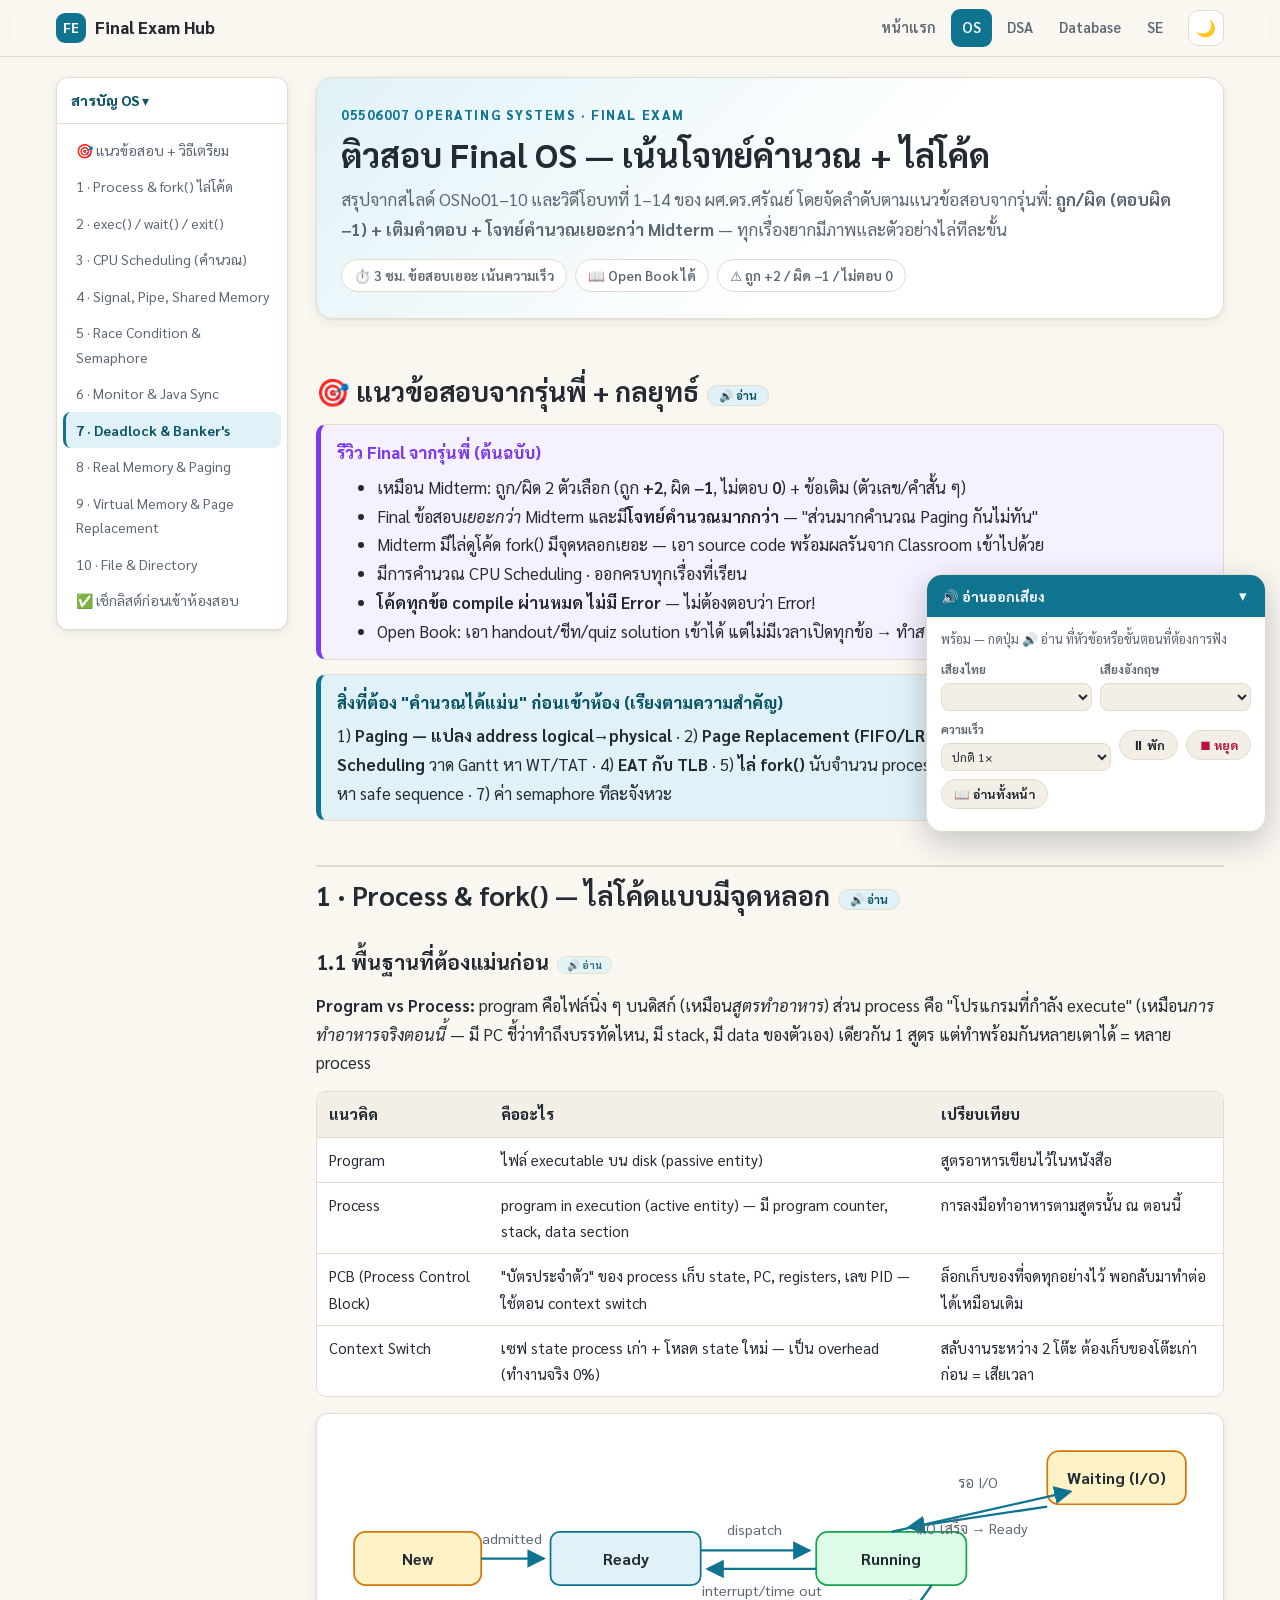
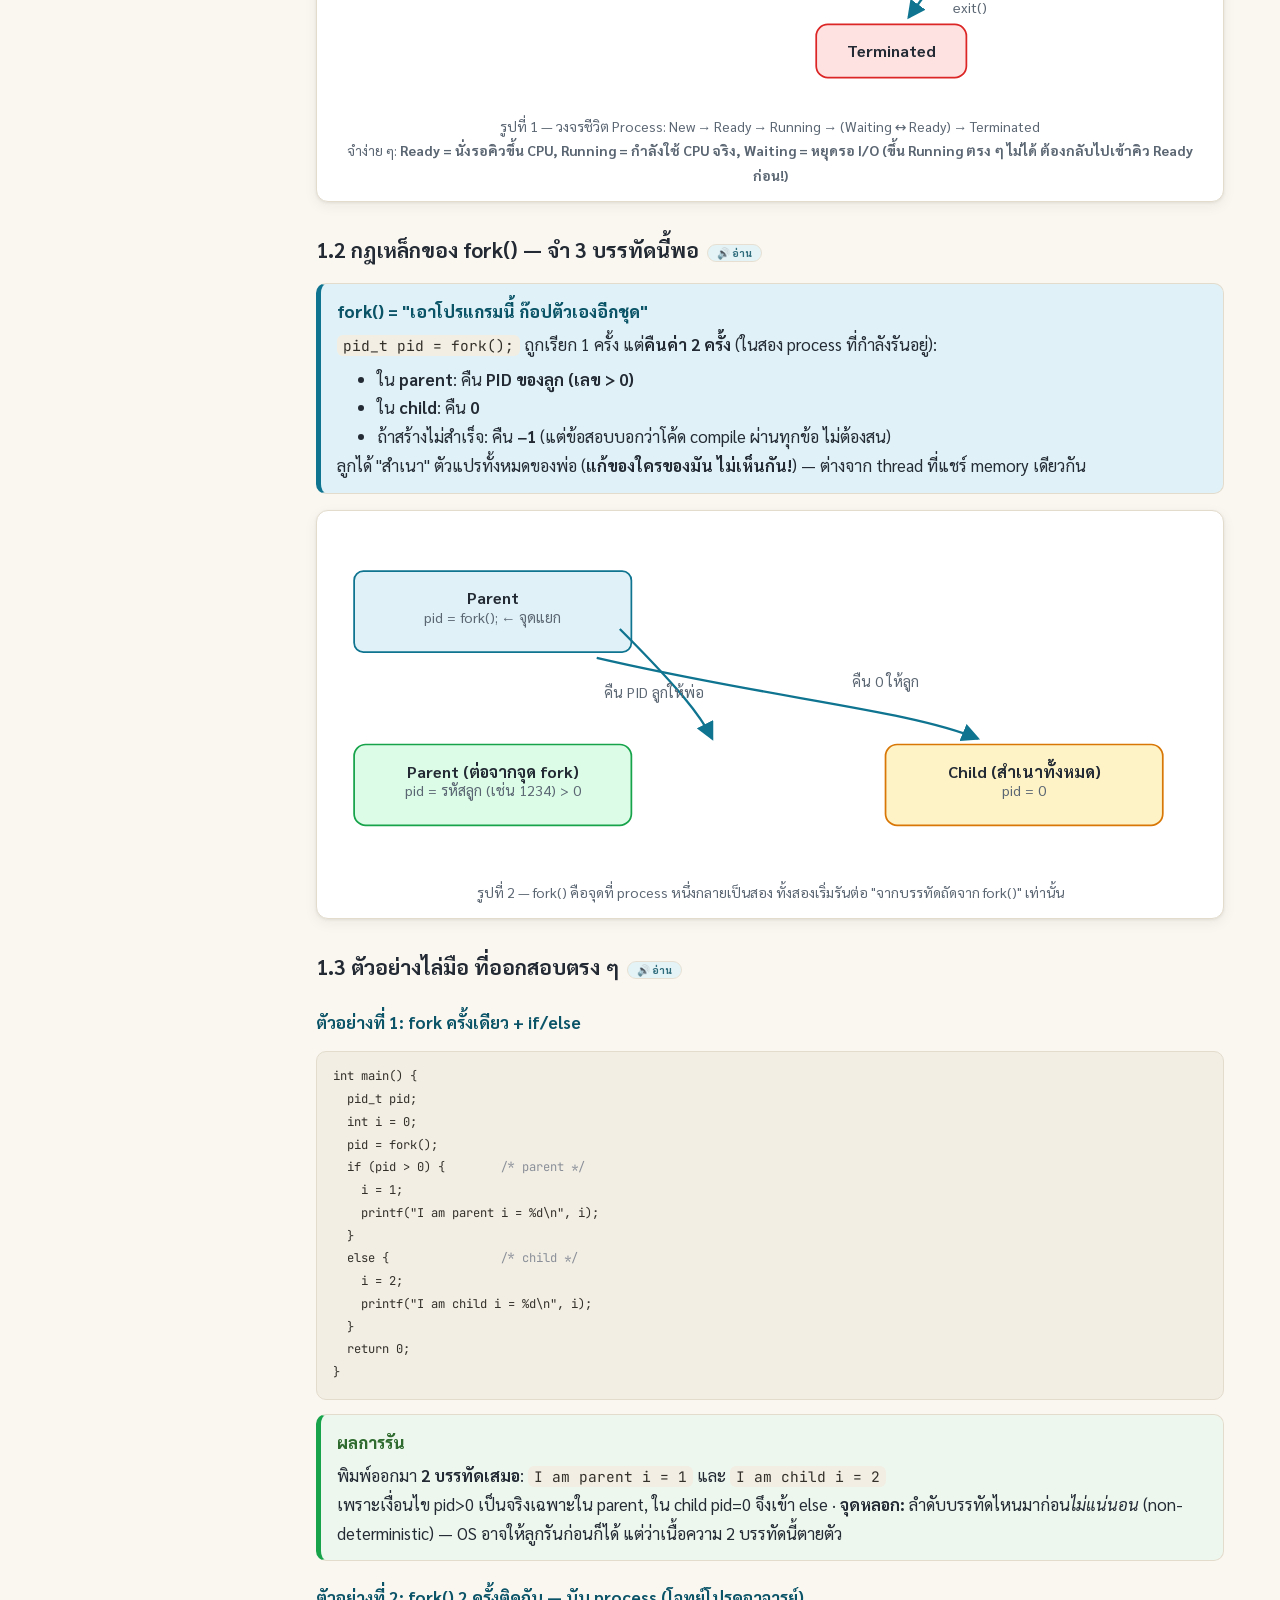
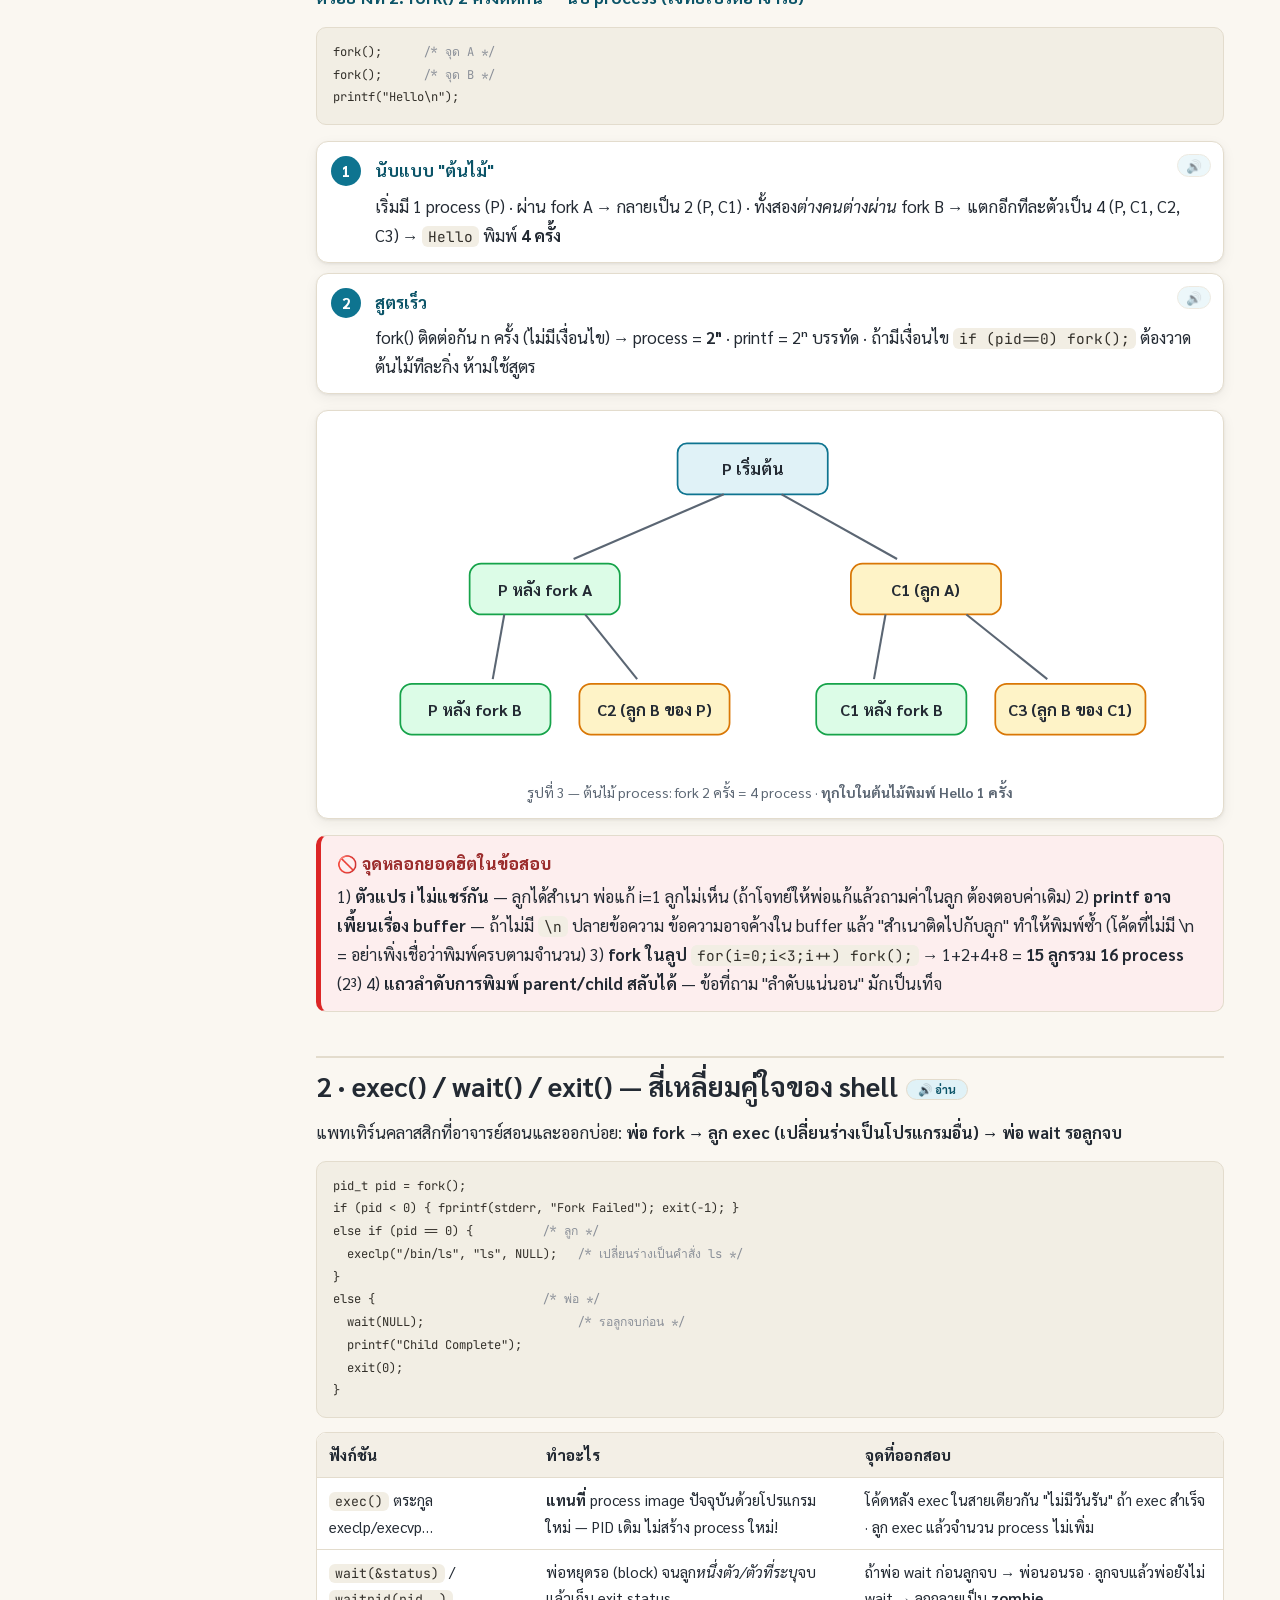
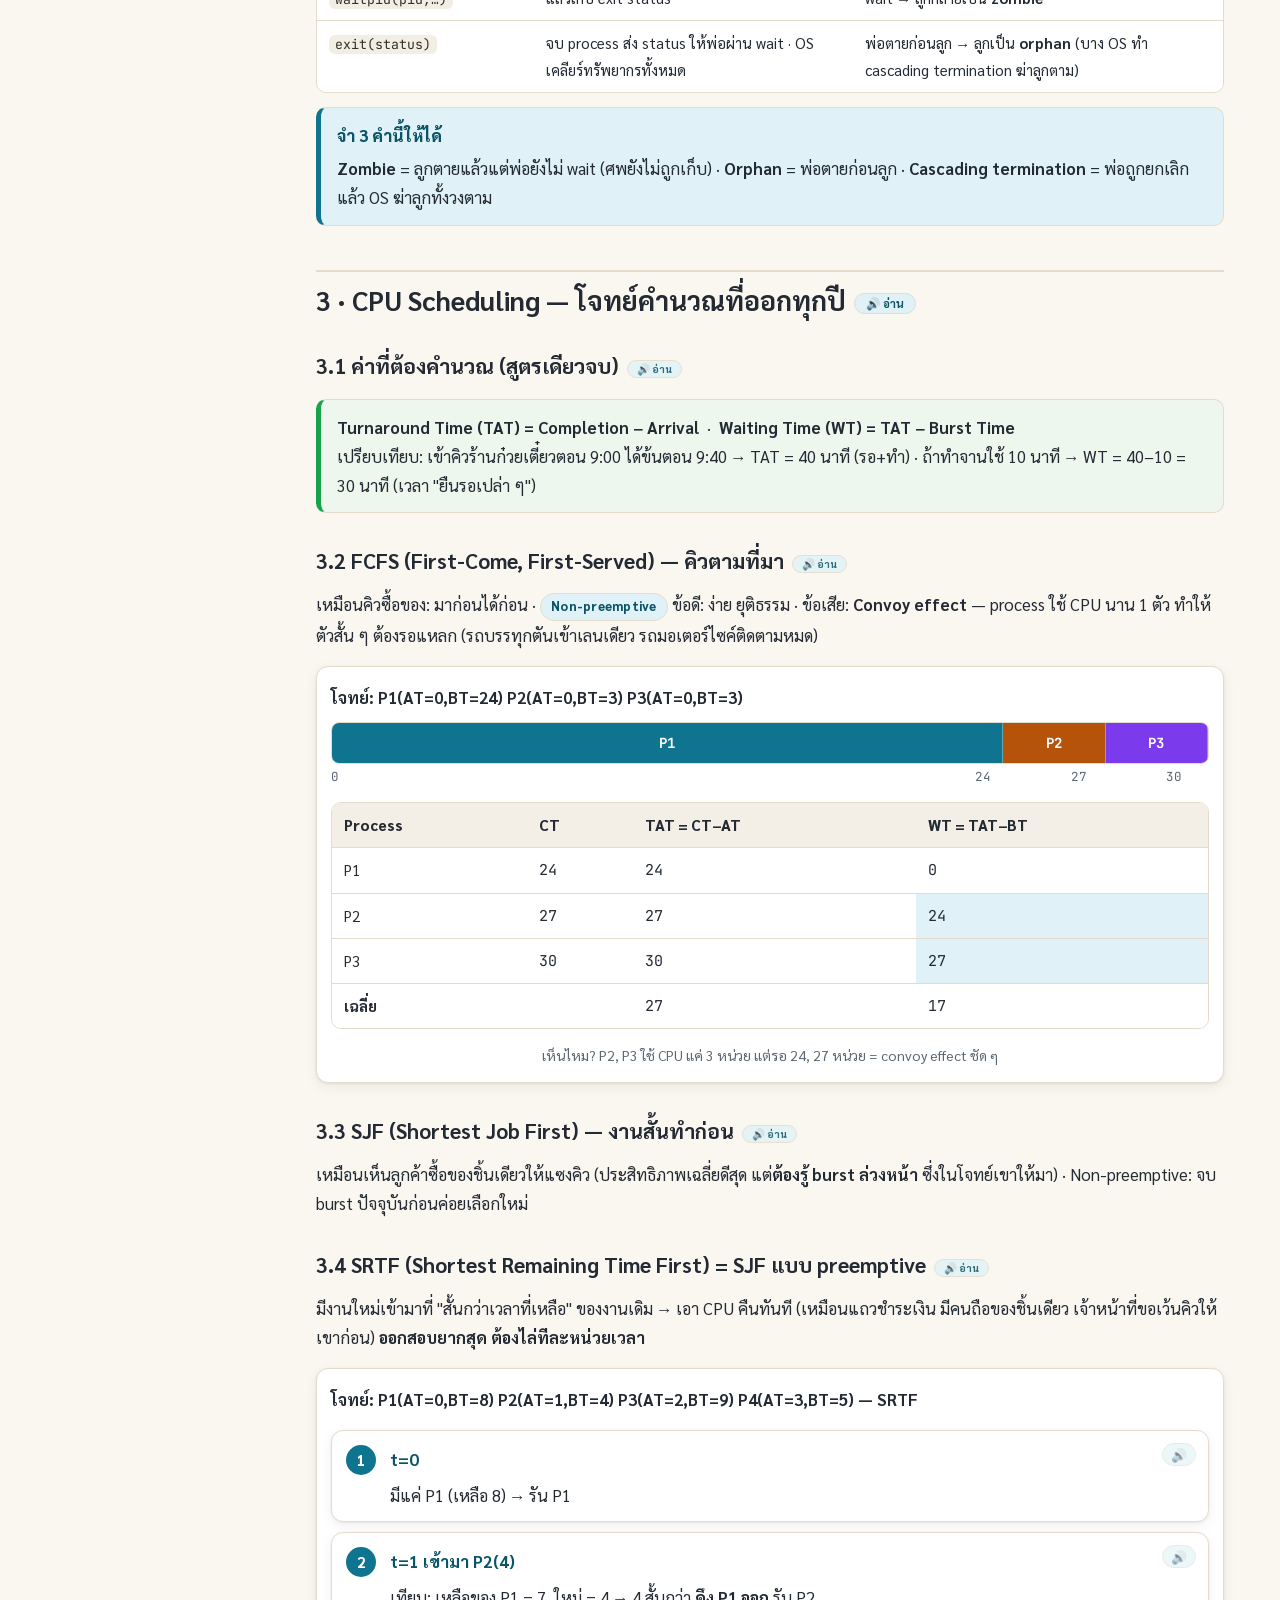
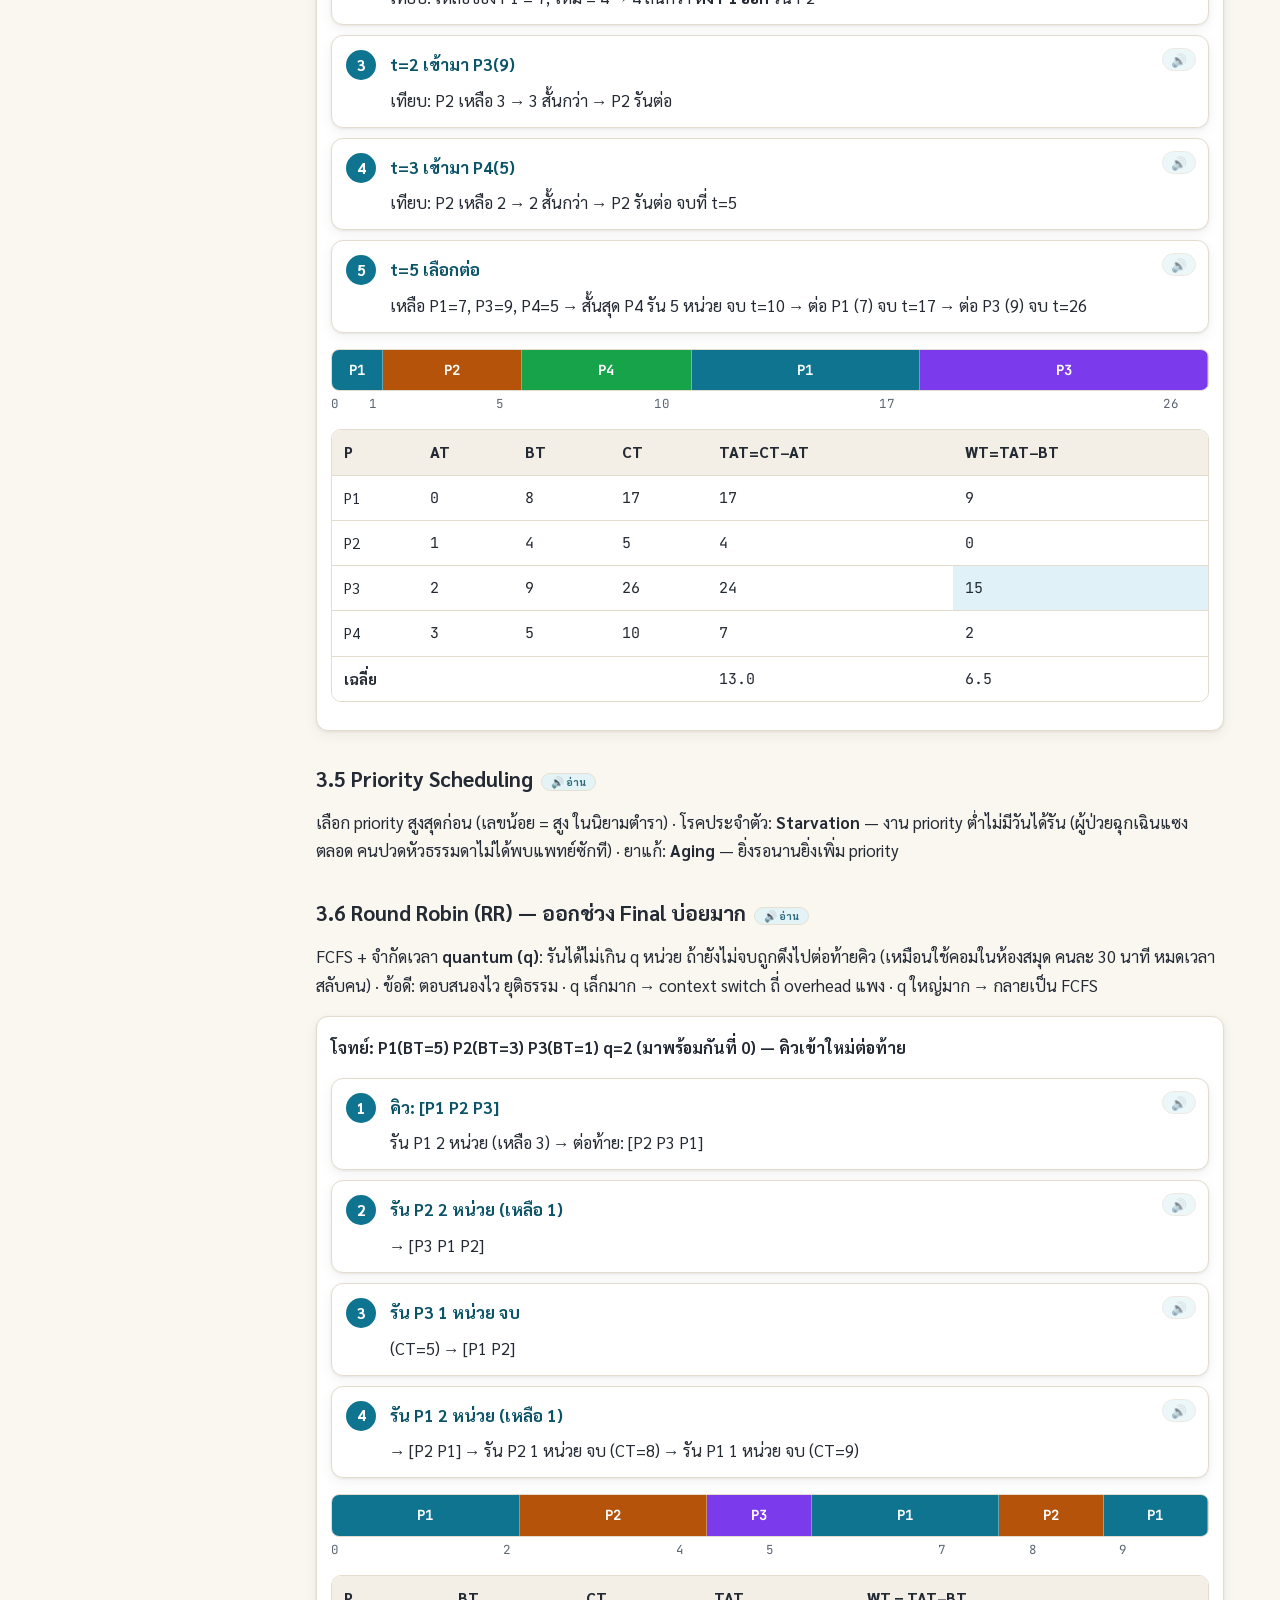
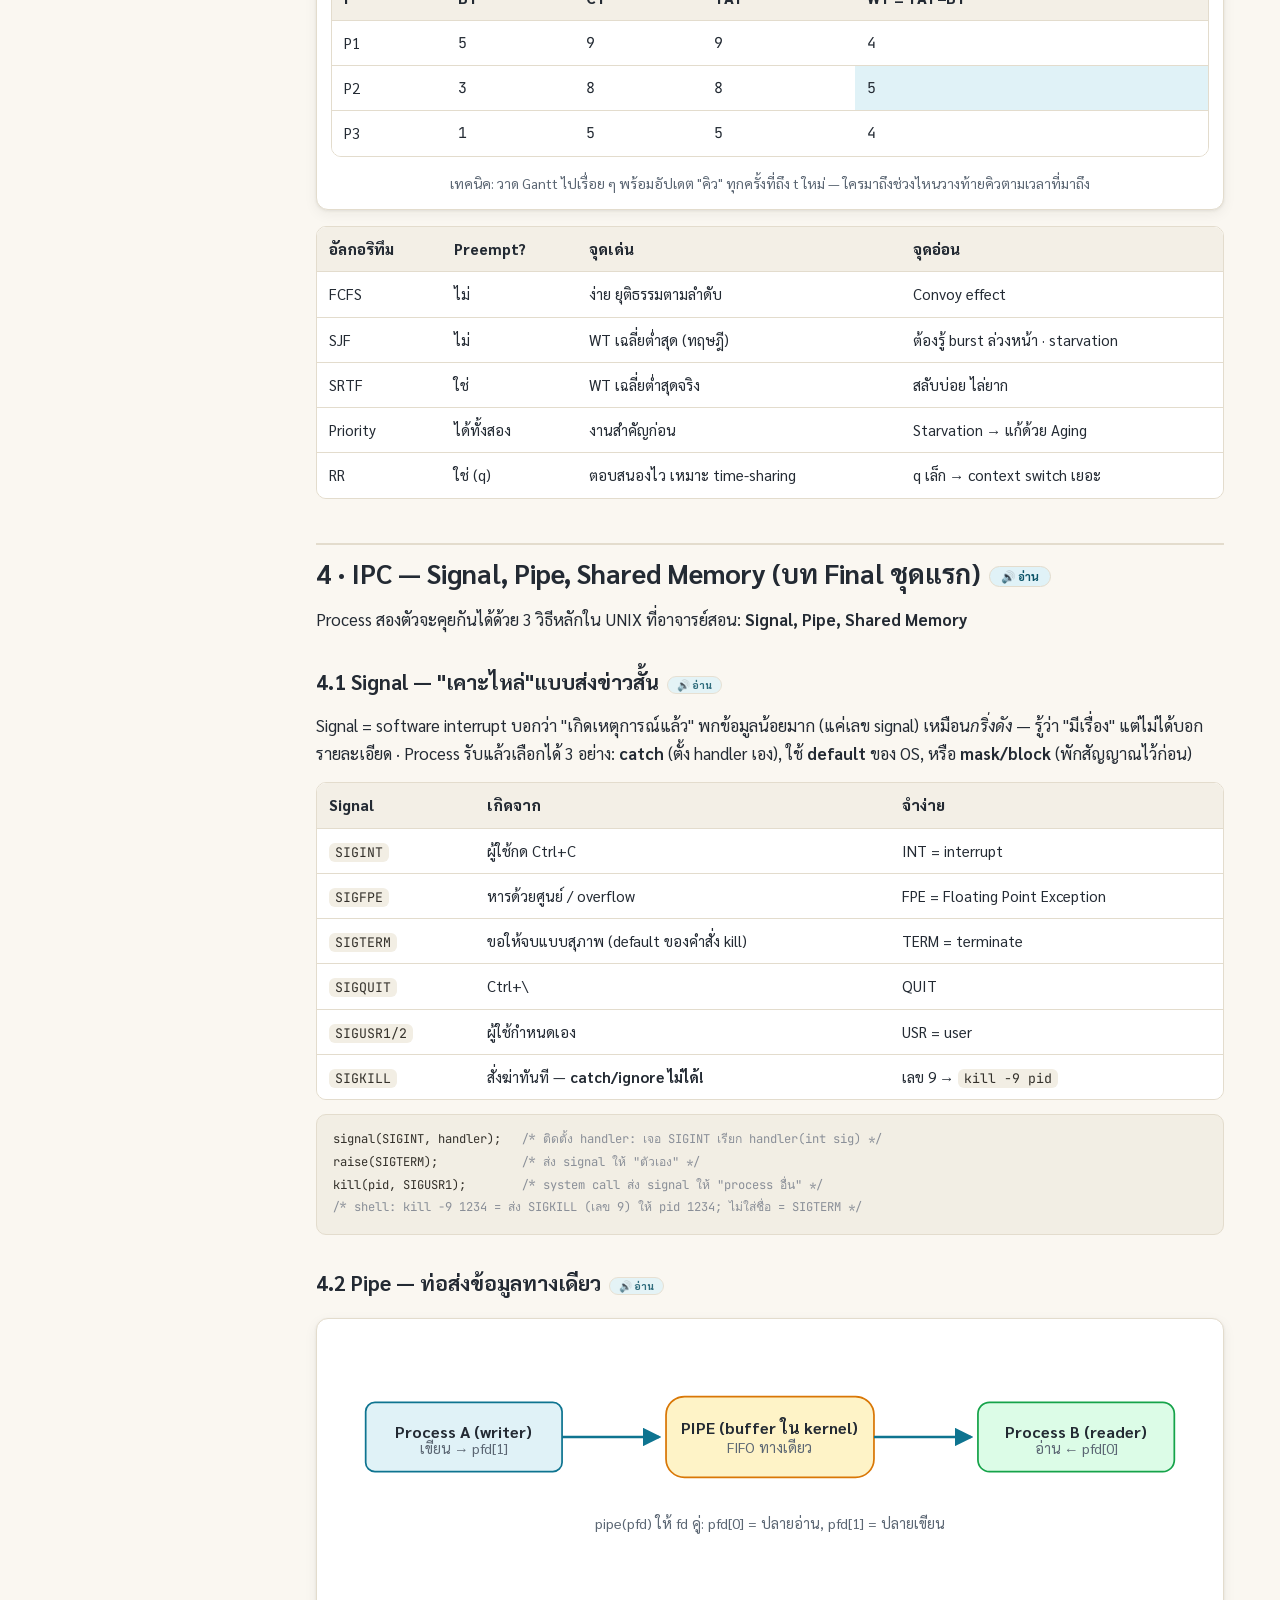
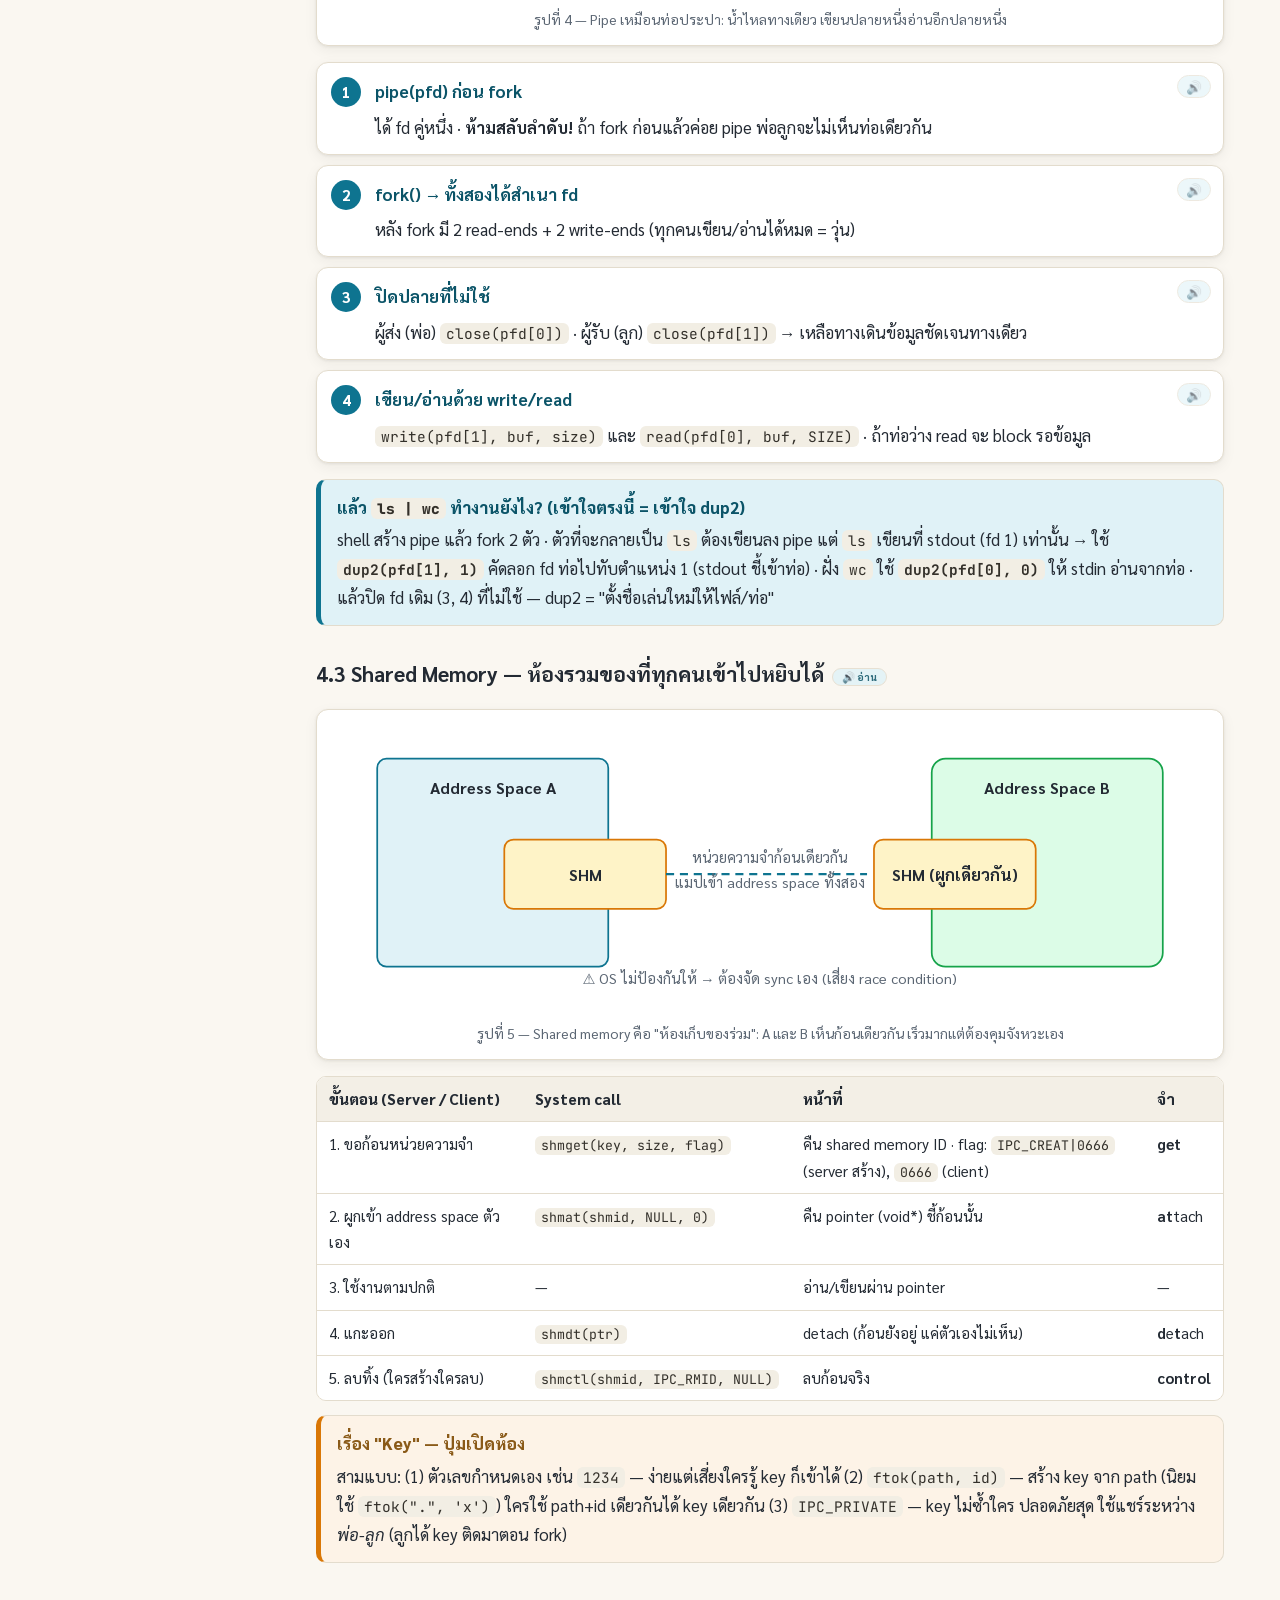
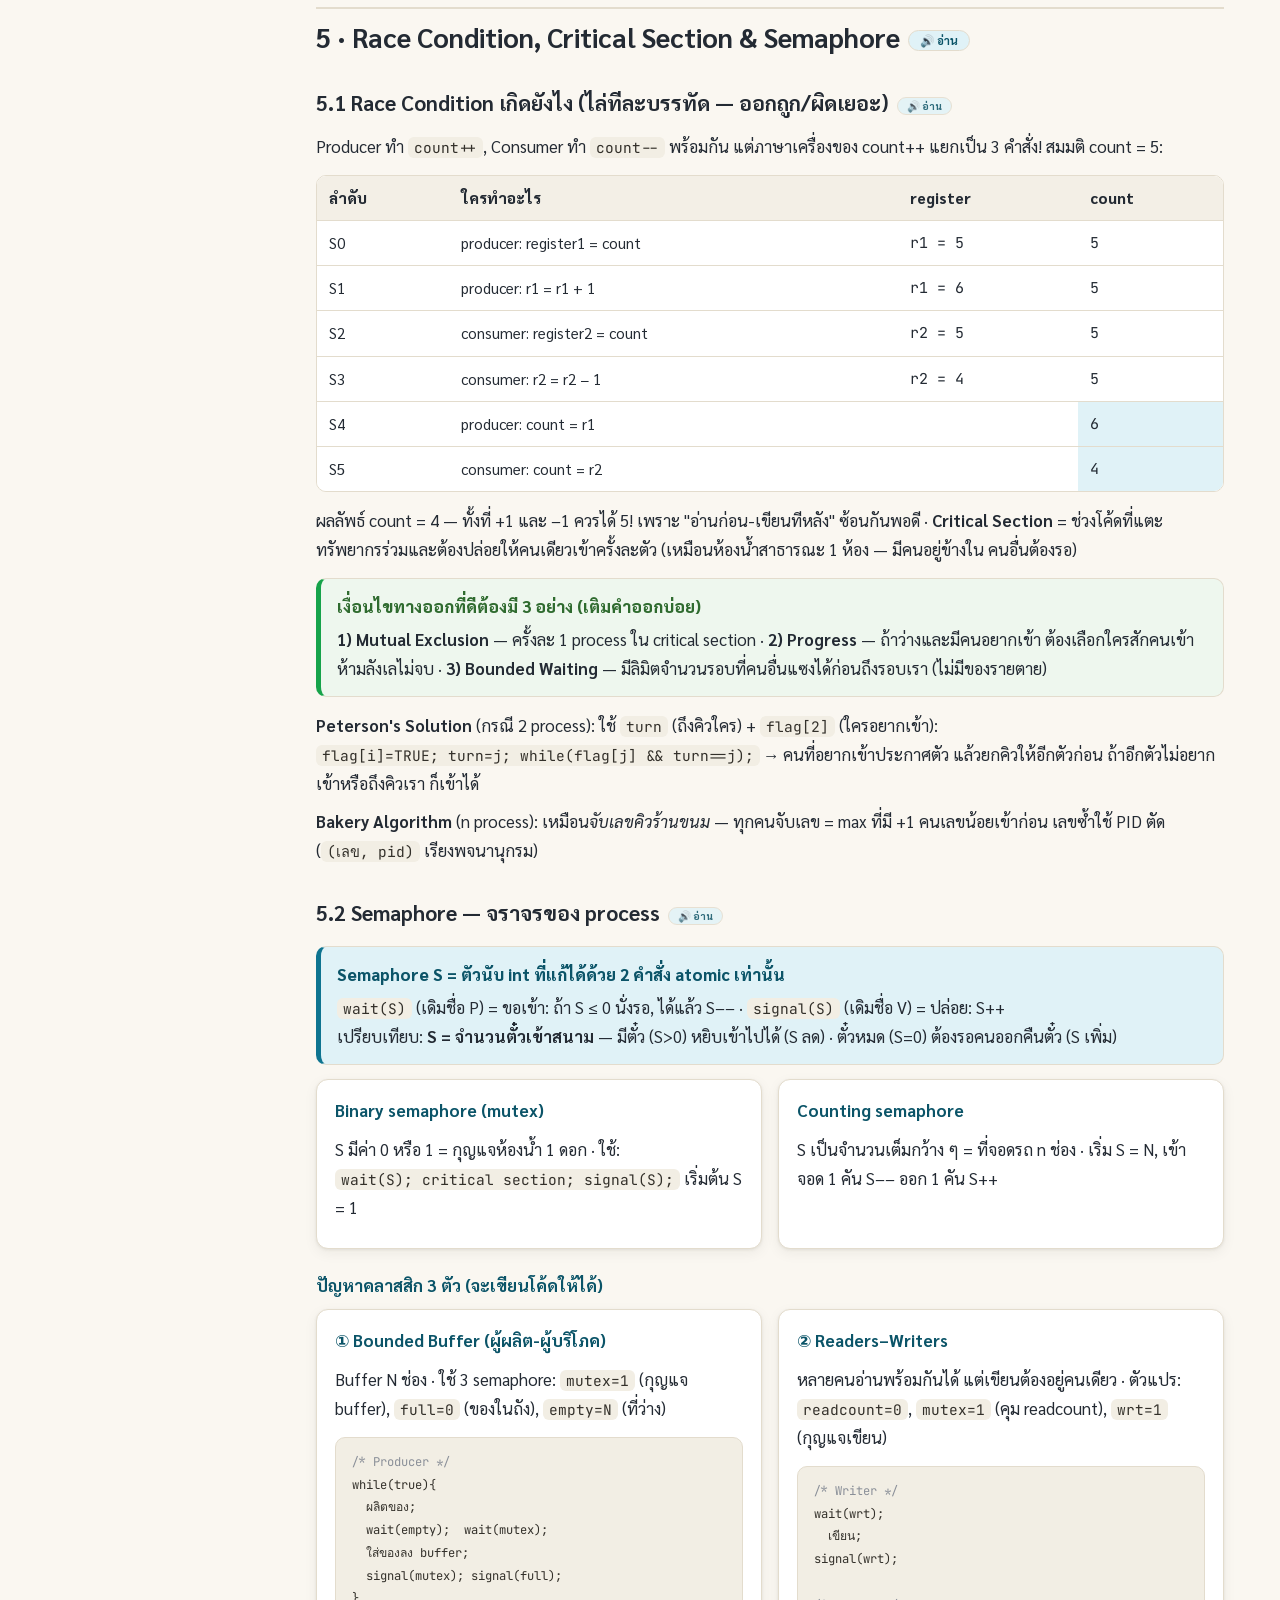
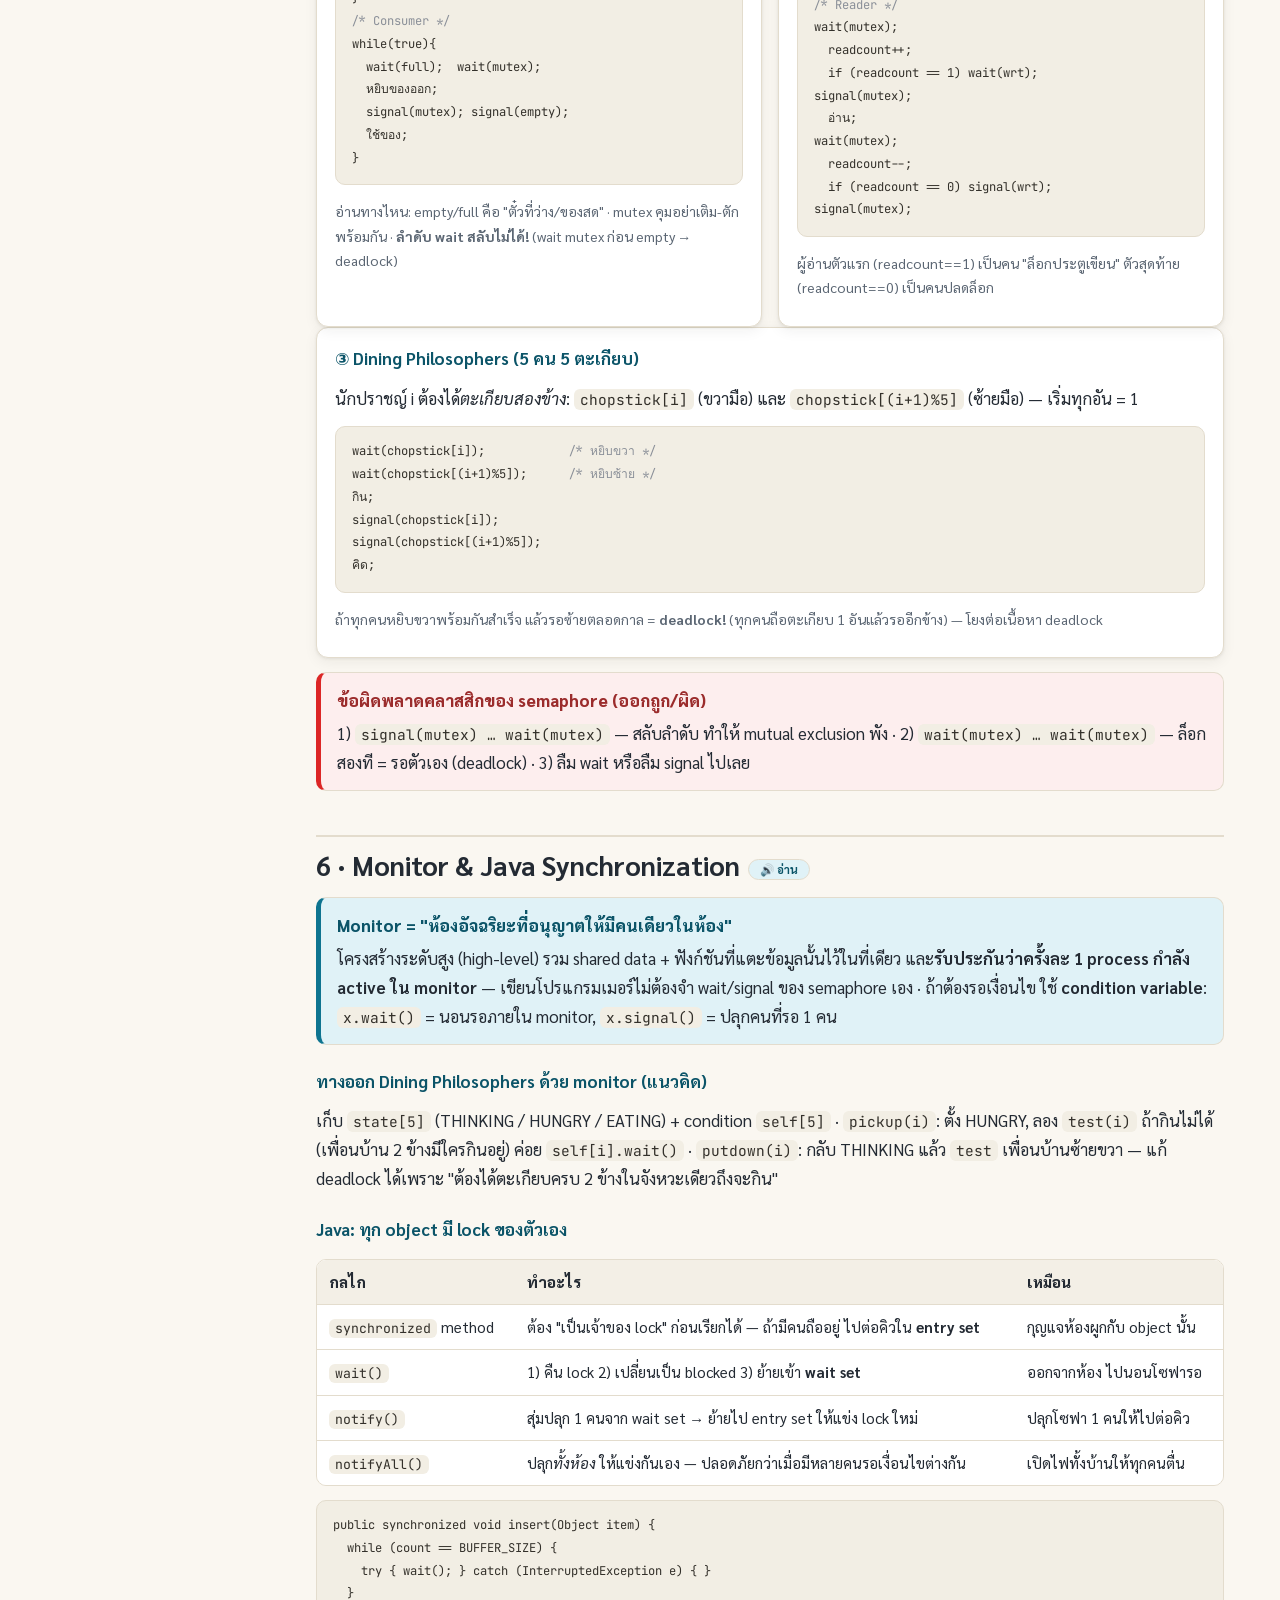
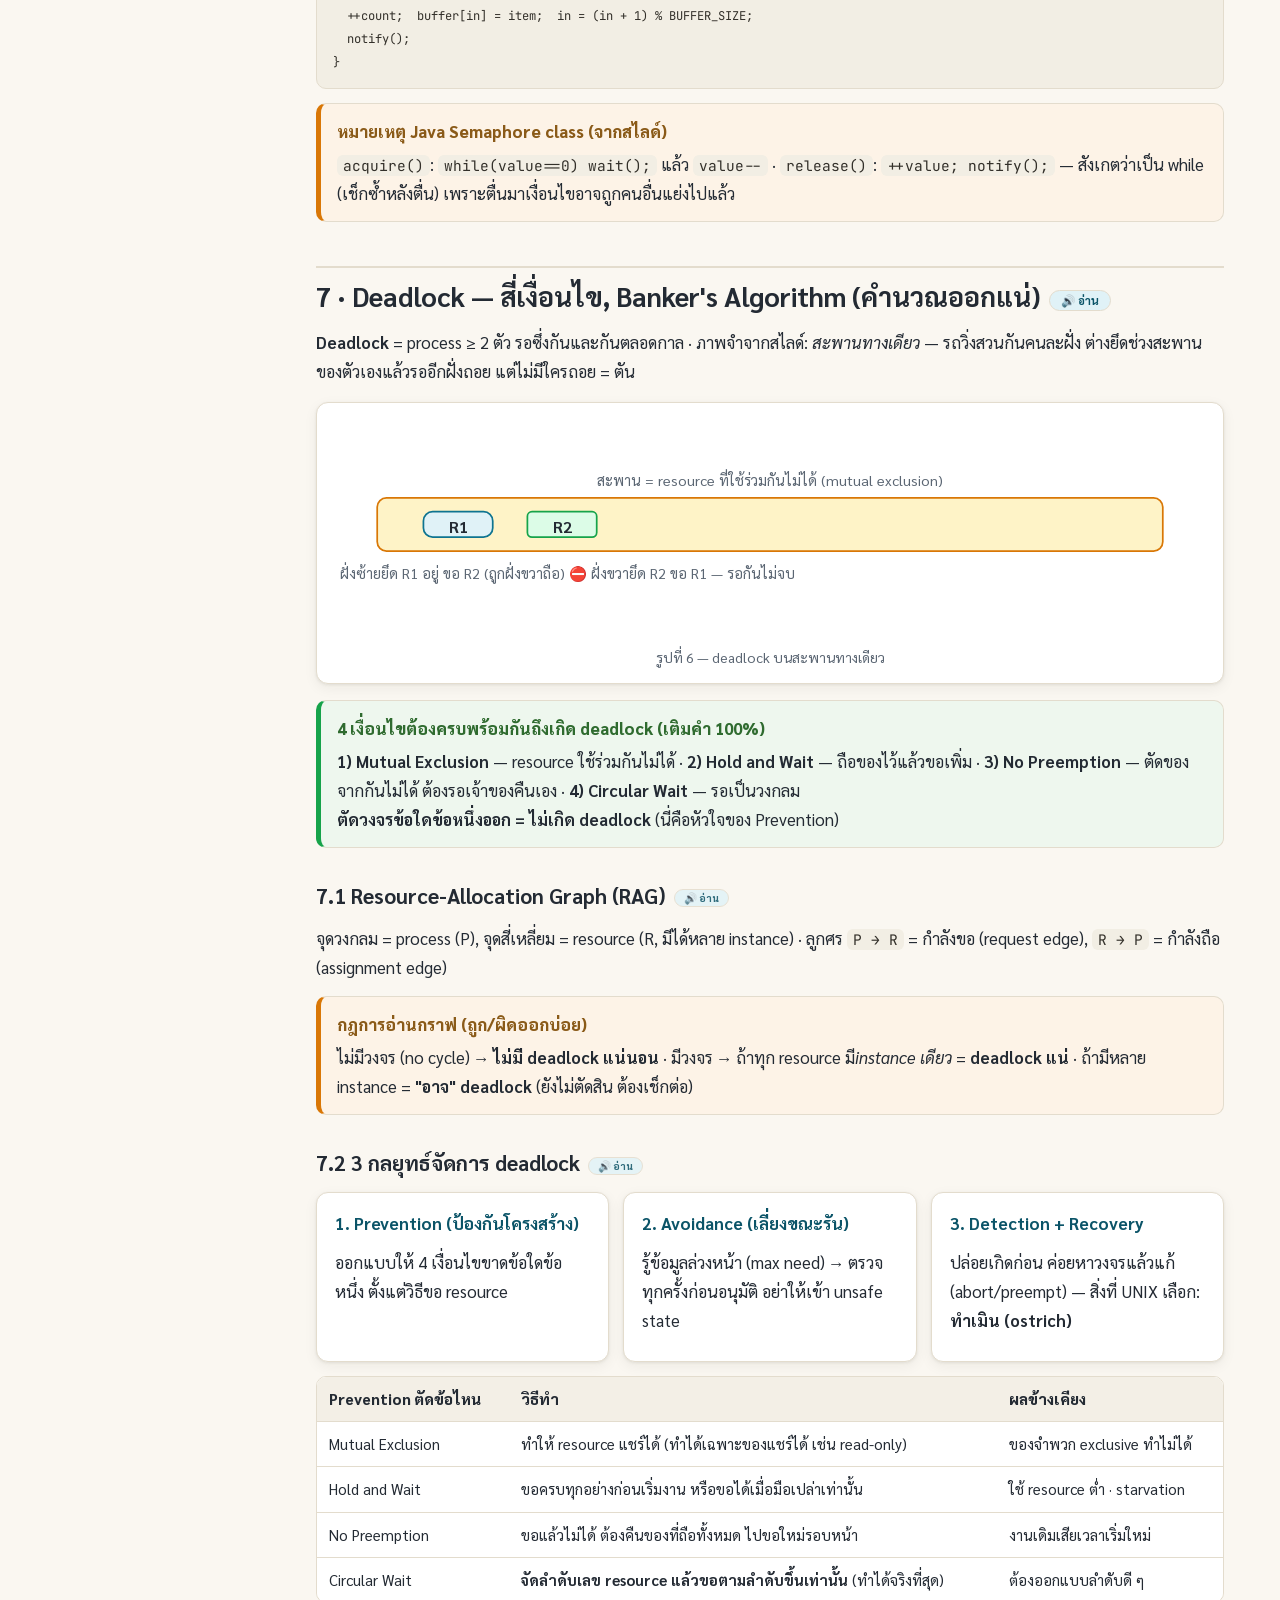
<file: os.html>
<!DOCTYPE html>
<html lang="th">
<head>
<meta charset="UTF-8">
<meta name="viewport" content="width=device-width, initial-scale=1.0">
<meta name="referrer" content="no-referrer">
<title>OS Final Prep — ติวสอบ Final ระบบปฏิบัติการ</title>
<link rel="icon" href="data:image/svg+xml,%3Csvg xmlns='http://www.w3.org/2000/svg' viewBox='0 0 32 32'%3E%3Crect width='32' height='32' rx='8' fill='%230e7490'/%3E%3Ctext x='16' y='22' font-size='14' font-weight='bold' text-anchor='middle' fill='white' font-family='sans-serif'%3EOS%3C/text%3E%3C/svg%3E">
<link rel="preconnect" href="https://fonts.googleapis.com">
<link rel="preconnect" href="https://fonts.gstatic.com" crossorigin>
<link href="https://fonts.googleapis.com/css2?family=Sarabun:wght@400;500;600;700;800&family=JetBrains+Mono:wght@400;600&display=swap" rel="stylesheet">
<link rel="stylesheet" href="assets/style.css">
</head>
<body data-tts="1">
<div id="progress"></div>
<header class="site">
  <div class="site-inner">
    <a class="brand" href="index.html"><span class="logo">FE</span>Final Exam Hub</a>
    <nav class="main">
      <a href="index.html">หน้าแรก</a>
      <a href="os.html" class="active">OS</a>
      <a href="dsa.html">DSA</a>
      <a href="db.html">Database</a>
      <a href="se.html">SE</a>
    </nav>
    <div class="header-actions">
      <button class="icon-btn" data-action="toggle-theme" title="สลับธีม" aria-label="สลับธีม">🌙</button>
      <button class="icon-btn" id="menuBtn" title="เมนู" aria-label="เมนู">☰</button>
    </div>
  </div>
</header>

<div class="wrap">
<aside class="toc">
  <div class="toc-head">สารบัญ OS ▾</div>
  <div class="toc-body">
    <a href="#exam">🎯 แนวข้อสอบ + วิธีเตรียม</a>
    <a href="#fork">1 · Process &amp; fork() ไล่โค้ด</a>
    <a href="#execwait">2 · exec() / wait() / exit()</a>
    <a href="#sched">3 · CPU Scheduling (คำนวณ)</a>
    <a href="#ipc">4 · Signal, Pipe, Shared Memory</a>
    <a href="#sync">5 · Race Condition &amp; Semaphore</a>
    <a href="#monitor">6 · Monitor &amp; Java Sync</a>
    <a href="#deadlock">7 · Deadlock &amp; Banker's</a>
    <a href="#realmem">8 · Real Memory &amp; Paging</a>
    <a href="#vmem">9 · Virtual Memory &amp; Page Replacement</a>
    <a href="#file">10 · File &amp; Directory</a>
    <a href="#checklist">✅ เช็กลิสต์ก่อนเข้าห้องสอบ</a>
  </div>
</aside>

<main>
<section class="hero">
  <div class="kicker">05506007 Operating Systems · Final Exam</div>
  <h1>ติวสอบ Final OS — เน้นโจทย์คำนวณ + ไล่โค้ด</h1>
  <p class="lead">สรุปจากสไลด์ OSNo01–10 และวิดีโอบทที่ 1–14 ของ ผศ.ดร.ศรัณย์ โดยจัดลำดับตามแนวข้อสอบจากรุ่นพี่:
  <strong>ถูก/ผิด (ตอบผิด −1) + เติมคำตอบ + โจทย์คำนวณเยอะกว่า Midterm</strong> — ทุกเรื่องยากมีภาพและตัวอย่างไล่ทีละขั้น</p>
  <div class="meta">
    <span class="chip">⏱️ 3 ชม. ข้อสอบเยอะ เน้นความเร็ว</span>
    <span class="chip">📖 Open Book ได้</span>
    <span class="chip">⚠️ ถูก +2 / ผิด −1 / ไม่ตอบ 0</span>
  </div>
</section>

<h2 id="exam">🎯 แนวข้อสอบจากรุ่นพี่ + กลยุทธ์</h2>
<div class="box exam">
  <span class="bt">รีวิว Final จากรุ่นพี่ (ต้นฉบับ)</span>
  <ul style="margin:6px 0 0;">
    <li>เหมือน Midterm: ถูก/ผิด 2 ตัวเลือก (ถูก <strong>+2</strong>, ผิด <strong>−1</strong>, ไม่ตอบ <strong>0</strong>) + ข้อเติม (ตัวเลข/คำสั้น ๆ)</li>
    <li>Final ข้อสอบ<em>เยอะกว่า</em> Midterm และมี<strong>โจทย์คำนวณมากกว่า</strong> — "ส่วนมากคำนวณ Paging กันไม่ทัน"</li>
    <li>Midterm มีไล่ดูโค้ด fork() มีจุดหลอกเยอะ — เอา source code พร้อมผลรันจาก Classroom เข้าไปด้วย</li>
    <li>มีการคำนวณ CPU Scheduling · ออกครบทุกเรื่องที่เรียน</li>
    <li><strong>โค้ดทุกข้อ compile ผ่านหมด ไม่มี Error</strong> — ไม่ต้องตอบว่า Error!</li>
    <li>Open Book: เอา handout/ชีท/quiz solution เข้าได้ แต่ไม่มีเวลาเปิดทุกข้อ → ทำ<em>สรุปย่อส่วนตัว</em>ดีที่สุด</li>
  </ul>
</div>
<div class="box tip"><span class="bt">สิ่งที่ต้อง "คำนวณได้แม่น" ก่อนเข้าห้อง (เรียงตามความสำคัญ)</span>
1) <strong>Paging — แปลง address logical→physical</strong> · 2) <strong>Page Replacement (FIFO/LRU/Optimal)</strong> นับ page fault ·
3) <strong>CPU Scheduling</strong> วาด Gantt หา WT/TAT · 4) <strong>EAT กับ TLB</strong> · 5) <strong>ไล่ fork()</strong> นับจำนวน process/ผล printf ·
6) <strong>Banker's Algorithm</strong> หา safe sequence · 7) ค่า semaphore ทีละจังหวะ
</div>

<h2 id="fork">1 · Process &amp; fork() — ไล่โค้ดแบบมีจุดหลอก</h2>

<h3>1.1 พื้นฐานที่ต้องแม่นก่อน</h3>
<p><strong>Program vs Process:</strong> program คือไฟล์นิ่ง ๆ บนดิสก์ (เหมือน<em>สูตรทำอาหาร</em>) ส่วน process คือ "โปรแกรมที่กำลัง execute" (เหมือน<em>การทำอาหารจริงตอนนี้</em> — มี PC ชี้ว่าทำถึงบรรทัดไหน, มี stack, มี data ของตัวเอง) เดียวกัน 1 สูตร แต่ทำพร้อมกันหลายเตาได้ = หลาย process</p>
<div class="tblwrap"><table class="tbl">
  <tr><th>แนวคิด</th><th>คืออะไร</th><th>เปรียบเทียบ</th></tr>
  <tr><td>Program</td><td>ไฟล์ executable บน disk (passive entity)</td><td>สูตรอาหารเขียนไว้ในหนังสือ</td></tr>
  <tr><td>Process</td><td>program in execution (active entity) — มี program counter, stack, data section</td><td>การลงมือทำอาหารตามสูตรนั้น ณ ตอนนี้</td></tr>
  <tr><td>PCB (Process Control Block)</td><td>"บัตรประจำตัว" ของ process เก็บ state, PC, registers, เลข PID — ใช้ตอน context switch</td><td>ล็อกเก็บของที่จดทุกอย่างไว้ พอกลับมาทำต่อได้เหมือนเดิม</td></tr>
  <tr><td>Context Switch</td><td>เซฟ state process เก่า + โหลด state ใหม่ — เป็น overhead (ทำงานจริง 0%)</td><td>สลับงานระหว่าง 2 โต๊ะ ต้องเก็บของโต๊ะเก่าก่อน = เสียเวลา</td></tr>
</table></div>

<div class="fig"><svg viewBox="0 0 760 240" role="img" aria-label="สถานะ process">
  <defs><marker id="ar1" markerWidth="8" markerHeight="8" refX="7" refY="4" orient="auto"><path d="M0,0 L8,4 L0,8 z" class="svg-arrowhead"/></marker></defs>
  <rect x="20" y="90" width="110" height="46" rx="10" class="svg-n2"/><text x="75" y="113" class="svg-t">New</text>
  <rect x="190" y="90" width="130" height="46" rx="10" class="svg-n"/><text x="255" y="113" class="svg-t">Ready</text>
  <rect x="420" y="90" width="130" height="46" rx="10" class="svg-n3"/><text x="485" y="113" class="svg-t">Running</text>
  <rect x="620" y="20" width="120" height="46" rx="10" class="svg-n2"/><text x="680" y="43" class="svg-t">Waiting (I/O)</text>
  <rect x="420" y="170" width="130" height="46" rx="10" class="svg-n4"/><text x="485" y="193" class="svg-t">Terminated</text>
  <line x1="130" y1="113" x2="184" y2="113" class="svg-arrow" marker-end="url(#ar1)"/><text x="157" y="100" class="svg-t2">admitted</text>
  <line x1="320" y1="106" x2="414" y2="106" class="svg-arrow" marker-end="url(#ar1)"/><text x="367" y="93" class="svg-t2">dispatch</text>
  <line x1="420" y1="122" x2="326" y2="122" class="svg-arrow" marker-end="url(#ar1)"/><text x="373" y="145" class="svg-t2">interrupt/time out</text>
  <line x1="485" y1="90" x2="640" y2="55" class="svg-arrow" marker-end="url(#ar1)"/><text x="560" y="52" class="svg-t2">รอ I/O</text>
  <line x1="620" y1="68" x2="500" y2="86" class="svg-arrow" marker-end="url(#ar1)"/><text x="555" y="92" class="svg-t2">I/O เสร็จ → Ready</text>
  <line x1="520" y1="136" x2="500" y2="164" class="svg-arrow" marker-end="url(#ar1)"/><text x="553" y="160" class="svg-t2">exit()</text>
</svg><figcaption>รูปที่ 1 — วงจรชีวิต Process: New → Ready → Running → (Waiting ↔ Ready) → Terminated<br>
จำง่าย ๆ: <strong>Ready = นั่งรอคิวขึ้น CPU, Running = กำลังใช้ CPU จริง, Waiting = หยุดรอ I/O (ขึ้น Running ตรง ๆ ไม่ได้ ต้องกลับไปเข้าคิว Ready ก่อน!)</strong></figcaption></div>

<h3>1.2 กฎเหล็กของ fork() — จำ 3 บรรทัดนี้พอ</h3>
<div class="box tip"><span class="bt">fork() = "เอาโปรแกรมนี้ ก๊อปตัวเองอีกชุด"</span>
<code>pid_t pid = fork();</code> ถูกเรียก 1 ครั้ง แต่<strong>คืนค่า 2 ครั้ง</strong> (ในสอง process ที่กำลังรันอยู่):
<ul style="margin:6px 0 0;">
<li>ใน <strong>parent</strong>: คืน <strong>PID ของลูก (เลข &gt; 0)</strong></li>
<li>ใน <strong>child</strong>: คืน <strong>0</strong></li>
<li>ถ้าสร้างไม่สำเร็จ: คืน <strong>−1</strong> (แต่ข้อสอบบอกว่าโค้ด compile ผ่านทุกข้อ ไม่ต้องสน)</li>
</ul>
ลูกได้ "สำเนา" ตัวแปรทั้งหมดของพ่อ (<strong>แก้ของใครของมัน ไม่เห็นกัน!</strong>) — ต่างจาก thread ที่แชร์ memory เดียวกัน</div>

<div class="fig"><svg viewBox="0 0 760 300" role="img" aria-label="fork แยกการทำงาน">
  <rect x="20" y="40" width="240" height="70" rx="10" class="svg-n"/><text x="140" y="63" class="svg-t">Parent</text>
  <text x="140" y="85" class="svg-t2">pid = fork(); ← จุดแยก</text>
  <rect x="20" y="190" width="240" height="70" rx="10" class="svg-n3"/><text x="140" y="213" class="svg-t">Parent (ต่อจากจุด fork)</text>
  <text x="140" y="235" class="svg-t2">pid = รหัสลูก (เช่น 1234) &gt; 0</text>
  <rect x="480" y="190" width="240" height="70" rx="10" class="svg-n2"/><text x="600" y="213" class="svg-t">Child (สำเนาทั้งหมด)</text>
  <text x="600" y="235" class="svg-t2">pid = 0</text>
  <path d="M 250 90 C 300 140, 320 165, 330 185" class="svg-arrow" marker-end="url(#ar1)"/>
  <path d="M 230 115 C 380 150, 500 160, 560 185" class="svg-arrow" marker-end="url(#ar1)"/>
  <text x="280" y="150" class="svg-t2">คืน PID ลูกให้พ่อ</text>
  <text x="480" y="140" class="svg-t2">คืน 0 ให้ลูก</text>
</svg><figcaption>รูปที่ 2 — fork() คือจุดที่ process หนึ่งกลายเป็นสอง ทั้งสองเริ่มรันต่อ "จากบรรทัดถัดจาก fork()" เท่านั้น</figcaption></div>

<h3>1.3 ตัวอย่างไล่มือ ที่ออกสอบตรง ๆ</h3>
<h4>ตัวอย่างที่ 1: fork ครั้งเดียว + if/else</h4>
<pre><code>int main() {
  pid_t pid;
  int i = 0;
  pid = fork();
  if (pid &gt; 0) {        <span class="cm">/* parent */</span>
    i = 1;
    printf("I am parent i = %d\n", i);
  }
  else {                <span class="cm">/* child */</span>
    i = 2;
    printf("I am child i = %d\n", i);
  }
  return 0;
}</code></pre>
<div class="box ok"><span class="bt">ผลการรัน</span>พิมพ์ออกมา <strong>2 บรรทัดเสมอ</strong>: <code>I am parent i = 1</code> และ <code>I am child i = 2</code><br>
เพราะเงื่อนไข pid&gt;0 เป็นจริงเฉพาะใน parent, ใน child pid=0 จึงเข้า else · <strong>จุดหลอก:</strong> ลำดับบรรทัดไหนมาก่อน<em>ไม่แน่นอน</em> (non-deterministic) — OS อาจให้ลูกรันก่อนก็ได้ แต่ว่าเนื้อความ 2 บรรทัดนี้ตายตัว</div>

<h4>ตัวอย่างที่ 2: fork() 2 ครั้งติดกัน — นับ process (โจทย์โปรดอาจารย์)</h4>
<pre><code>fork();      <span class="cm">/* จุด A */</span>
fork();      <span class="cm">/* จุด B */</span>
printf("Hello\n");</code></pre>
<div class="steps">
  <div class="step"><h4>นับแบบ "ต้นไม้"</h4>เริ่มมี 1 process (P) · ผ่าน fork A → กลายเป็น 2 (P, C1) · ทั้งสอง<em>ต่างคนต่างผ่าน</em> fork B → แตกอีกทีละตัวเป็น 4 (P, C1, C2, C3) → <code>Hello</code> พิมพ์ <strong>4 ครั้ง</strong></div>
  <div class="step"><h4>สูตรเร็ว</h4>fork() ติดต่อกัน n ครั้ง (ไม่มีเงื่อนไข) → process = <strong>2ⁿ</strong> · printf = 2ⁿ บรรทัด · ถ้ามีเงื่อนไข <code>if (pid==0) fork();</code> ต้องวาดต้นไม้ทีละกิ่ง ห้ามใช้สูตร</div>
</div>
<div class="fig"><svg viewBox="0 0 760 300" role="img" aria-label="process tree fork 2 ครั้ง">
  <rect x="300" y="16" width="130" height="44" rx="10" class="svg-n"/><text x="365" y="38" class="svg-t">P เริ่มต้น</text>
  <rect x="120" y="120" width="130" height="44" rx="10" class="svg-n3"/><text x="185" y="142" class="svg-t">P หลัง fork A</text>
  <rect x="450" y="120" width="130" height="44" rx="10" class="svg-n2"/><text x="515" y="142" class="svg-t">C1 (ลูก A)</text>
  <rect x="60" y="224" width="130" height="44" rx="10" class="svg-n3"/><text x="125" y="246" class="svg-t">P หลัง fork B</text>
  <rect x="215" y="224" width="130" height="44" rx="10" class="svg-n2"/><text x="280" y="246" class="svg-t">C2 (ลูก B ของ P)</text>
  <rect x="420" y="224" width="130" height="44" rx="10" class="svg-n3"/><text x="485" y="246" class="svg-t">C1 หลัง fork B</text>
  <rect x="575" y="224" width="130" height="44" rx="10" class="svg-n2"/><text x="640" y="246" class="svg-t">C3 (ลูก B ของ C1)</text>
  <line x1="340" y1="60" x2="210" y2="116" class="svg-edge"/><line x1="390" y1="60" x2="490" y2="116" class="svg-edge"/>
  <line x1="150" y1="164" x2="140" y2="220" class="svg-edge"/><line x1="220" y1="164" x2="265" y2="220" class="svg-edge"/>
  <line x1="480" y1="164" x2="470" y2="220" class="svg-edge"/><line x1="550" y1="164" x2="620" y2="220" class="svg-edge"/>
</svg><figcaption>รูปที่ 3 — ต้นไม้ process: fork 2 ครั้ง = 4 process · <strong>ทุกใบในต้นไม้พิมพ์ Hello 1 ครั้ง</strong></figcaption></div>

<div class="box bad"><span class="bt">🚫 จุดหลอกยอดฮิตในข้อสอบ</span>
1) <strong>ตัวแปร i ไม่แชร์กัน</strong> — ลูกได้สำเนา พ่อแก้ i=1 ลูกไม่เห็น (ถ้าโจทย์ให้พ่อแก้แล้วถามค่าในลูก ต้องตอบค่าเดิม)
2) <strong>printf อาจเพี้ยนเรื่อง buffer</strong> — ถ้าไม่มี <code>\n</code> ปลายข้อความ ข้อความอาจค้างใน buffer แล้ว "สำเนาติดไปกับลูก" ทำให้พิมพ์ซ้ำ (โค้ดที่ไม่มี \n = อย่าเพิ่งเชื่อว่าพิมพ์ครบตามจำนวน)
3) <strong>fork ในลูป</strong> <code>for(i=0;i&lt;3;i++) fork();</code> → 1+2+4+8 = <strong>15 ลูกรวม 16 process</strong> (2³)
4) <strong>แถวลำดับการพิมพ์ parent/child สลับได้</strong> — ข้อที่ถาม "ลำดับแน่นอน" มักเป็นเท็จ</div>

<h2 id="execwait">2 · exec() / wait() / exit() — สี่เหลี่ยมคู่ใจของ shell</h2>
<p>แพทเทิร์นคลาสสิกที่อาจารย์สอนและออกบ่อย: <strong>พ่อ fork → ลูก exec (เปลี่ยนร่างเป็นโปรแกรมอื่น) → พ่อ wait รอลูกจบ</strong></p>
<pre><code>pid_t pid = fork();
if (pid &lt; 0) { fprintf(stderr, "Fork Failed"); exit(-1); }
else if (pid == 0) {          <span class="cm">/* ลูก */</span>
  execlp("/bin/ls", "ls", NULL);   <span class="cm">/* เปลี่ยนร่างเป็นคำสั่ง ls */</span>
}
else {                        <span class="cm">/* พ่อ */</span>
  wait(NULL);                      <span class="cm">/* รอลูกจบก่อน */</span>
  printf("Child Complete");
  exit(0);
}</code></pre>
<div class="tblwrap"><table class="tbl">
  <tr><th>ฟังก์ชัน</th><th>ทำอะไร</th><th>จุดที่ออกสอบ</th></tr>
  <tr><td><code>exec()</code> ตระกูล execlp/execvp…</td><td><strong>แทนที่</strong> process image ปัจจุบันด้วยโปรแกรมใหม่ — PID เดิม ไม่สร้าง process ใหม่!</td><td>โค้ดหลัง exec ในสายเดียวกัน "ไม่มีวันรัน" ถ้า exec สำเร็จ · ลูก exec แล้วจำนวน process ไม่เพิ่ม</td></tr>
  <tr><td><code>wait(&amp;status)</code> / <code>waitpid(pid,…)</code></td><td>พ่อหยุดรอ (block) จนลูก<em>หนึ่งตัว/ตัวที่ระบุ</em>จบ แล้วเก็บ exit status</td><td>ถ้าพ่อ wait ก่อนลูกจบ → พ่อนอนรอ · ลูกจบแล้วพ่อยังไม่ wait → ลูกกลายเป็น <strong>zombie</strong></td></tr>
  <tr><td><code>exit(status)</code></td><td>จบ process ส่ง status ให้พ่อผ่าน wait · OS เคลียร์ทรัพยากรทั้งหมด</td><td>พ่อตายก่อนลูก → ลูกเป็น <strong>orphan</strong> (บาง OS ทำ cascading termination ฆ่าลูกตาม)</td></tr>
</table></div>
<div class="box tip"><span class="bt">จำ 3 คำนี้ให้ได้</span><strong>Zombie</strong> = ลูกตายแล้วแต่พ่อยังไม่ wait (ศพยังไม่ถูกเก็บ) · <strong>Orphan</strong> = พ่อตายก่อนลูก · <strong>Cascading termination</strong> = พ่อถูกยกเลิกแล้ว OS ฆ่าลูกทั้งวงตาม</div>

<h2 id="sched">3 · CPU Scheduling — โจทย์คำนวณที่ออกทุกปี</h2>

<h3>3.1 ค่าที่ต้องคำนวณ (สูตรเดียวจบ)</h3>
<div class="box ok">
<strong>Turnaround Time (TAT) = Completion − Arrival</strong> &nbsp;·&nbsp; <strong>Waiting Time (WT) = TAT − Burst Time</strong><br>
เปรียบเทียบ: เข้าคิวร้านก๋วยเตี๋ยวตอน 9:00 ได้ข้นตอน 9:40 → TAT = 40 นาที (รอ+ทำ) · ถ้าทำจานใช้ 10 นาที → WT = 40−10 = 30 นาที (เวลา "ยืนรอเปล่า ๆ")
</div>

<h3>3.2 FCFS (First-Come, First-Served) — คิวตามที่มา</h3>
<p>เหมือนคิวซื้อของ: มาก่อนได้ก่อน · <span class="pill">Non-preemptive</span> ข้อดี: ง่าย ยุติธรรม · ข้อเสีย: <strong>Convoy effect</strong> — process ใช้ CPU นาน 1 ตัว ทำให้ตัวสั้น ๆ ต้องรอแหลก (รถบรรทุกตันเข้าเลนเดียว รถมอเตอร์ไซค์ติดตามหมด)</p>
<div class="fig">
<p style="margin:2px 0 6px;font-weight:700;">โจทย์: P1(AT=0,BT=24) P2(AT=0,BT=3) P3(AT=0,BT=3)</p>
<div class="gantt"><div class="seg c1" style="--w:24;">P1</div><div class="seg c2" style="--w:3;">P2</div><div class="seg c3" style="--w:3;">P3</div></div>
<div class="gantt-scale"><span style="--w:24;">0</span><span style="--w:3;">24</span><span style="--w:3;">27</span><span>30</span></div>
<div class="tblwrap"><table class="tbl" style="min-width:420px;">
  <tr><th>Process</th><th>CT</th><th>TAT = CT−AT</th><th>WT = TAT−BT</th></tr>
  <tr><td>P1</td><td class="num">24</td><td class="num">24</td><td class="num">0</td></tr>
  <tr><td>P2</td><td class="num">27</td><td class="num">27</td><td class="num hl">24</td></tr>
  <tr><td>P3</td><td class="num">30</td><td class="num">30</td><td class="num hl">27</td></tr>
  <tr><td><strong>เฉลี่ย</strong></td><td></td><td class="num">27</td><td class="num">17</td></tr>
</table></div>
<figcaption>เห็นไหม? P2, P3 ใช้ CPU แค่ 3 หน่วย แต่รอ 24, 27 หน่วย = convoy effect ชัด ๆ</figcaption>
</div>

<h3>3.3 SJF (Shortest Job First) — งานสั้นทำก่อน</h3>
<p>เหมือนเห็นลูกค้าซื้อของชิ้นเดียวให้แซงคิว (ประสิทธิภาพเฉลี่ยดีสุด แต่<strong>ต้องรู้ burst ล่วงหน้า</strong> ซึ่งในโจทย์เขาให้มา) · Non-preemptive: จบ burst ปัจจุบันก่อนค่อยเลือกใหม่</p>
<h3>3.4 SRTF (Shortest Remaining Time First) = SJF แบบ preemptive</h3>
<p>มีงานใหม่เข้ามาที่ "สั้นกว่าเวลาที่เหลือ" ของงานเดิม → เอา CPU คืนทันที (เหมือนแถวชำระเงิน มีคนถือของชิ้นเดียว เจ้าหน้าที่ขอเว้นคิวให้เขาก่อน) <strong>ออกสอบยากสุด ต้องไล่ทีละหน่วยเวลา</strong></p>
<div class="fig">
<p style="margin:2px 0 6px;font-weight:700;">โจทย์: P1(AT=0,BT=8) P2(AT=1,BT=4) P3(AT=2,BT=9) P4(AT=3,BT=5) — SRTF</p>
<div class="steps">
  <div class="step"><h4>t=0</h4>มีแค่ P1 (เหลือ 8) → รัน P1</div>
  <div class="step"><h4>t=1 เข้ามา P2(4)</h4>เทียบ: เหลือของ P1 = 7, ใหม่ = 4 → 4 สั้นกว่า <strong>ดึง P1 ออก</strong> รัน P2</div>
  <div class="step"><h4>t=2 เข้ามา P3(9)</h4>เทียบ: P2 เหลือ 3 → 3 สั้นกว่า → P2 รันต่อ</div>
  <div class="step"><h4>t=3 เข้ามา P4(5)</h4>เทียบ: P2 เหลือ 2 → 2 สั้นกว่า → P2 รันต่อ จบที่ t=5</div>
  <div class="step"><h4>t=5 เลือกต่อ</h4>เหลือ P1=7, P3=9, P4=5 → สั้นสุด P4 รัน 5 หน่วย จบ t=10 → ต่อ P1 (7) จบ t=17 → ต่อ P3 (9) จบ t=26</div>
</div>
<div class="gantt"><div class="seg c1" style="--w:1;">P1</div><div class="seg c2" style="--w:4;">P2</div><div class="seg c4" style="--w:5;">P4</div><div class="seg c1" style="--w:7;">P1</div><div class="seg c3" style="--w:9;">P3</div></div>
<div class="gantt-scale"><span style="--w:1;">0</span><span style="--w:4;">1</span><span style="--w:5;">5</span><span style="--w:7;">10</span><span style="--w:9;">17</span><span>26</span></div>
<div class="tblwrap"><table class="tbl" style="min-width:480px;">
  <tr><th>P</th><th>AT</th><th>BT</th><th>CT</th><th>TAT=CT−AT</th><th>WT=TAT−BT</th></tr>
  <tr><td>P1</td><td class="num">0</td><td class="num">8</td><td class="num">17</td><td class="num">17</td><td class="num">9</td></tr>
  <tr><td>P2</td><td class="num">1</td><td class="num">4</td><td class="num">5</td><td class="num">4</td><td class="num">0</td></tr>
  <tr><td>P3</td><td class="num">2</td><td class="num">9</td><td class="num">26</td><td class="num">24</td><td class="num hl">15</td></tr>
  <tr><td>P4</td><td class="num">3</td><td class="num">5</td><td class="num">10</td><td class="num">7</td><td class="num">2</td></tr>
  <tr><td colspan="4"><strong>เฉลี่ย</strong></td><td class="num">13.0</td><td class="num">6.5</td></tr>
</table></div>
</div>

<h3>3.5 Priority Scheduling</h3>
<p>เลือก priority สูงสุดก่อน (เลขน้อย = สูง ในนิยามตำรา) · โรคประจำตัว: <strong>Starvation</strong> — งาน priority ต่ำไม่มีวันได้รัน (ผู้ป่วยฉุกเฉินแซงตลอด คนปวดหัวธรรมดาไม่ได้พบแพทย์ซักที) · ยาแก้: <strong>Aging</strong> — ยิ่งรอนานยิ่งเพิ่ม priority</p>

<h3>3.6 Round Robin (RR) — ออกช่วง Final บ่อยมาก</h3>
<p>FCFS + จำกัดเวลา <strong>quantum (q)</strong>: รันได้ไม่เกิน q หน่วย ถ้ายังไม่จบถูกดึงไปต่อท้ายคิว (เหมือนใช้คอมในห้องสมุด คนละ 30 นาที หมดเวลาสลับคน) · ข้อดี: ตอบสนองไว ยุติธรรม · q เล็กมาก → context switch ถี่ overhead แพง · q ใหญ่มาก → กลายเป็น FCFS</p>
<div class="fig">
<p style="margin:2px 0 6px;font-weight:700;">โจทย์: P1(BT=5) P2(BT=3) P3(BT=1) q=2 (มาพร้อมกันที่ 0) — คิวเข้าใหม่ต่อท้าย</p>
<div class="steps">
  <div class="step"><h4>คิว: [P1 P2 P3]</h4>รัน P1 2 หน่วย (เหลือ 3) → ต่อท้าย: [P2 P3 P1]</div>
  <div class="step"><h4>รัน P2 2 หน่วย (เหลือ 1)</h4>→ [P3 P1 P2]</div>
  <div class="step"><h4>รัน P3 1 หน่วย จบ</h4>(CT=5) → [P1 P2]</div>
  <div class="step"><h4>รัน P1 2 หน่วย (เหลือ 1)</h4>→ [P2 P1] → รัน P2 1 หน่วย จบ (CT=8) → รัน P1 1 หน่วย จบ (CT=9)</div>
</div>
<div class="gantt"><div class="seg c1" style="--w:2;">P1</div><div class="seg c2" style="--w:2;">P2</div><div class="seg c3" style="--w:1;">P3</div><div class="seg c1" style="--w:2;">P1</div><div class="seg c2" style="--w:1;">P2</div><div class="seg c1" style="--w:1;">P1</div></div>
<div class="gantt-scale"><span style="--w:2;">0</span><span style="--w:2;">2</span><span style="--w:1;">4</span><span style="--w:2;">5</span><span style="--w:1;">7</span><span style="--w:1;">8</span><span>9</span></div>
<div class="tblwrap"><table class="tbl" style="min-width:420px;">
  <tr><th>P</th><th>BT</th><th>CT</th><th>TAT</th><th>WT = TAT−BT</th></tr>
  <tr><td>P1</td><td class="num">5</td><td class="num">9</td><td class="num">9</td><td class="num">4</td></tr>
  <tr><td>P2</td><td class="num">3</td><td class="num">8</td><td class="num">8</td><td class="num hl">5</td></tr>
  <tr><td>P3</td><td class="num">1</td><td class="num">5</td><td class="num">5</td><td class="num">4</td></tr>
</table></div>
<figcaption>เทคนิค: วาด Gantt ไปเรื่อย ๆ พร้อมอัปเดต "คิว" ทุกครั้งที่ถึง t ใหม่ — ใครมาถึงช่วงไหนวางท้ายคิวตามเวลาที่มาถึง</figcaption>
</div>
<div class="tblwrap"><table class="tbl">
  <tr><th>อัลกอริทึม</th><th>Preempt?</th><th>จุดเด่น</th><th>จุดอ่อน</th></tr>
  <tr><td>FCFS</td><td>ไม่</td><td>ง่าย ยุติธรรมตามลำดับ</td><td>Convoy effect</td></tr>
  <tr><td>SJF</td><td>ไม่</td><td>WT เฉลี่ยต่ำสุด (ทฤษฎี)</td><td>ต้องรู้ burst ล่วงหน้า · starvation</td></tr>
  <tr><td>SRTF</td><td>ใช่</td><td>WT เฉลี่ยต่ำสุดจริง</td><td>สลับบ่อย ไล่ยาก</td></tr>
  <tr><td>Priority</td><td>ได้ทั้งสอง</td><td>งานสำคัญก่อน</td><td>Starvation → แก้ด้วย Aging</td></tr>
  <tr><td>RR</td><td>ใช่ (q)</td><td>ตอบสนองไว เหมาะ time-sharing</td><td>q เล็ก → context switch เยอะ</td></tr>
</table></div>

<h2 id="ipc">4 · IPC — Signal, Pipe, Shared Memory (บท Final ชุดแรก)</h2>
<p>Process สองตัวจะคุยกันได้ด้วย 3 วิธีหลักใน UNIX ที่อาจารย์สอน: <strong>Signal, Pipe, Shared Memory</strong></p>

<h3>4.1 Signal — "เคาะไหล่"แบบส่งข่าวสั้น</h3>
<p>Signal = software interrupt บอกว่า "เกิดเหตุการณ์แล้ว" พกข้อมูลน้อยมาก (แค่เลข signal) เหมือน<em>กริ่งดัง</em> — รู้ว่า "มีเรื่อง" แต่ไม่ได้บอกรายละเอียด · Process รับแล้วเลือกได้ 3 อย่าง: <strong>catch</strong> (ตั้ง handler เอง), ใช้ <strong>default</strong> ของ OS, หรือ <strong>mask/block</strong> (พักสัญญาณไว้ก่อน)</p>
<div class="tblwrap"><table class="tbl">
  <tr><th>Signal</th><th>เกิดจาก</th><th>จำง่าย</th></tr>
  <tr><td><code>SIGINT</code></td><td>ผู้ใช้กด Ctrl+C</td><td>INT = interrupt</td></tr>
  <tr><td><code>SIGFPE</code></td><td>หารด้วยศูนย์ / overflow</td><td>FPE = Floating Point Exception</td></tr>
  <tr><td><code>SIGTERM</code></td><td>ขอให้จบแบบสุภาพ (default ของคำสั่ง kill)</td><td>TERM = terminate</td></tr>
  <tr><td><code>SIGQUIT</code></td><td>Ctrl+\</td><td>QUIT</td></tr>
  <tr><td><code>SIGUSR1/2</code></td><td>ผู้ใช้กำหนดเอง</td><td>USR = user</td></tr>
  <tr><td><code>SIGKILL</code></td><td>สั่งฆ่าทันที — <strong>catch/ignore ไม่ได้!</strong></td><td>เลข 9 → <code>kill -9 pid</code></td></tr>
</table></div>
<pre><code>signal(SIGINT, handler);   <span class="cm">/* ติดตั้ง handler: เจอ SIGINT เรียก handler(int sig) */</span>
raise(SIGTERM);            <span class="cm">/* ส่ง signal ให้ "ตัวเอง" */</span>
kill(pid, SIGUSR1);        <span class="cm">/* system call ส่ง signal ให้ "process อื่น" */</span>
<span class="cm">/* shell: kill -9 1234 = ส่ง SIGKILL (เลข 9) ให้ pid 1234; ไม่ใส่ชื่อ = SIGTERM */</span></code></pre>

<h3>4.2 Pipe — ท่อส่งข้อมูลทางเดียว</h3>
<div class="fig"><svg viewBox="0 0 760 230" role="img" aria-label="pipe diagram">
  <defs><marker id="ar2" markerWidth="8" markerHeight="8" refX="7" refY="4" orient="auto"><path d="M0,0 L8,4 L0,8 z" class="svg-arrowhead"/></marker></defs>
  <rect x="30" y="60" width="170" height="60" rx="10" class="svg-n"/><text x="115" y="85" class="svg-t">Process A (writer)</text><text x="115" y="105" class="svg-t2">เขียน → pfd[1]</text>
  <rect x="290" y="55" width="180" height="70" rx="16" class="svg-n2"/><text x="380" y="82" class="svg-t">PIPE (buffer ใน kernel)</text><text x="380" y="104" class="svg-t2">FIFO ทางเดียว</text>
  <rect x="560" y="60" width="170" height="60" rx="10" class="svg-n3"/><text x="645" y="85" class="svg-t">Process B (reader)</text><text x="645" y="105" class="svg-t2">อ่าน ← pfd[0]</text>
  <line x1="200" y1="90" x2="284" y2="90" class="svg-arrow" marker-end="url(#ar2)"/>
  <line x1="470" y1="90" x2="554" y2="90" class="svg-arrow" marker-end="url(#ar2)"/>
  <text x="380" y="170" class="svg-t2">pipe(pfd) ให้ fd คู่: pfd[0] = ปลายอ่าน, pfd[1] = ปลายเขียน</text>
</svg><figcaption>รูปที่ 4 — Pipe เหมือนท่อประปา: น้ำไหลทางเดียว เขียนปลายหนึ่งอ่านอีกปลายหนึ่ง</figcaption></div>
<div class="steps">
  <div class="step"><h4>pipe(pfd) ก่อน fork</h4>ได้ fd คู่หนึ่ง · <strong>ห้ามสลับลำดับ!</strong> ถ้า fork ก่อนแล้วค่อย pipe พ่อลูกจะไม่เห็นท่อเดียวกัน</div>
  <div class="step"><h4>fork() → ทั้งสองได้สำเนา fd</h4>หลัง fork มี 2 read-ends + 2 write-ends (ทุกคนเขียน/อ่านได้หมด = วุ่น)</div>
  <div class="step"><h4>ปิดปลายที่ไม่ใช้</h4>ผู้ส่ง (พ่อ) <code>close(pfd[0])</code> · ผู้รับ (ลูก) <code>close(pfd[1])</code> → เหลือทางเดินข้อมูลชัดเจนทางเดียว</div>
  <div class="step"><h4>เขียน/อ่านด้วย write/read</h4><code>write(pfd[1], buf, size)</code> และ <code>read(pfd[0], buf, SIZE)</code> · ถ้าท่อว่าง read จะ block รอข้อมูล</div>
</div>
<div class="box tip"><span class="bt">แล้ว <code>ls | wc</code> ทำงานยังไง? (เข้าใจตรงนี้ = เข้าใจ dup2)</span>
shell สร้าง pipe แล้ว fork 2 ตัว · ตัวที่จะกลายเป็น <code>ls</code> ต้องเขียนลง pipe แต่ <code>ls</code> เขียนที่ stdout (fd 1) เท่านั้น → ใช้ <strong><code>dup2(pfd[1], 1)</code></strong> คัดลอก fd ท่อไปทับตำแหน่ง 1 (stdout ชี้เข้าท่อ) · ฝั่ง <code>wc</code> ใช้ <strong><code>dup2(pfd[0], 0)</code></strong> ให้ stdin อ่านจากท่อ · แล้วปิด fd เดิม (3, 4) ที่ไม่ใช้ — dup2 = "ตั้งชื่อเล่นใหม่ให้ไฟล์/ท่อ"
</div>

<h3>4.3 Shared Memory — ห้องรวมของที่ทุกคนเข้าไปหยิบได้</h3>
<div class="fig"><svg viewBox="0 0 760 250" role="img" aria-label="shared memory">
  <rect x="40" y="30" width="200" height="180" rx="12" class="svg-n"/><text x="140" y="55" class="svg-t">Address Space A</text>
  <rect x="520" y="30" width="200" height="180" rx="12" class="svg-n3"/><text x="620" y="55" class="svg-t">Address Space B</text>
  <rect x="150" y="100" width="140" height="60" rx="8" class="svg-n2"/><text x="220" y="130" class="svg-t">SHM</text>
  <rect x="470" y="100" width="140" height="60" rx="8" class="svg-n2"/><text x="540" y="130" class="svg-t">SHM (ผูกเดียวกัน)</text>
  <line x1="290" y1="130" x2="464" y2="130" class="svg-arrow" style="stroke-dasharray:7 5;"/>
  <text x="380" y="120" class="svg-t2">หน่วยความจำก้อนเดียวกัน</text>
  <text x="380" y="142" class="svg-t2">แมปเข้า address space ทั้งสอง</text>
  <text x="380" y="225" class="svg-t2">⚠️ OS ไม่ป้องกันให้ → ต้องจัด sync เอง (เสี่ยง race condition)</text>
</svg><figcaption>รูปที่ 5 — Shared memory คือ "ห้องเก็บของร่วม": A และ B เห็นก้อนเดียวกัน เร็วมากแต่ต้องคุมจังหวะเอง</figcaption></div>
<div class="tblwrap"><table class="tbl">
  <tr><th>ขั้นตอน (Server / Client)</th><th>System call</th><th>หน้าที่</th><th>จำ</th></tr>
  <tr><td>1. ขอก้อนหน่วยความจำ</td><td><code>shmget(key, size, flag)</code></td><td>คืน shared memory ID · flag: <code>IPC_CREAT|0666</code> (server สร้าง), <code>0666</code> (client)</td><td><strong>get</strong></td></tr>
  <tr><td>2. ผูกเข้า address space ตัวเอง</td><td><code>shmat(shmid, NULL, 0)</code></td><td>คืน pointer (void*) ชี้ก้อนนั้น</td><td><strong>at</strong>tach</td></tr>
  <tr><td>3. ใช้งานตามปกติ</td><td>—</td><td>อ่าน/เขียนผ่าน pointer</td><td>—</td></tr>
  <tr><td>4. แกะออก</td><td><code>shmdt(ptr)</code></td><td>detach (ก้อนยังอยู่ แค่ตัวเองไม่เห็น)</td><td><strong>d</strong>e<strong>t</strong>ach</td></tr>
  <tr><td>5. ลบทิ้ง (ใครสร้างใครลบ)</td><td><code>shmctl(shmid, IPC_RMID, NULL)</code></td><td>ลบก้อนจริง</td><td><strong>control</strong></td></tr>
</table></div>
<div class="box warn"><span class="bt">เรื่อง "Key" — ปุ่มเปิดห้อง</span>สามแบบ: (1) ตัวเลขกำหนดเอง เช่น <code>1234</code> — ง่ายแต่เสี่ยงใครรู้ key ก็เข้าได้ (2) <code>ftok(path, id)</code> — สร้าง key จาก path (นิยมใช้ <code>ftok(".", 'x')</code>) ใครใช้ path+id เดียวกันได้ key เดียวกัน (3) <code>IPC_PRIVATE</code> — key ไม่ซ้ำใคร ปลอดภัยสุด ใช้แชร์ระหว่าง<em>พ่อ-ลูก</em> (ลูกได้ key ติดมาตอน fork)</div>

<h2 id="sync">5 · Race Condition, Critical Section &amp; Semaphore</h2>

<h3>5.1 Race Condition เกิดยังไง (ไล่ทีละบรรทัด — ออกถูก/ผิดเยอะ)</h3>
<p>Producer ทำ <code>count++</code>, Consumer ทำ <code>count--</code> พร้อมกัน แต่ภาษาเครื่องของ count++ แยกเป็น 3 คำสั่ง! สมมติ count = 5:</p>
<div class="tblwrap"><table class="tbl">
  <tr><th>ลำดับ</th><th>ใครทำอะไร</th><th>register</th><th>count</th></tr>
  <tr><td>S0</td><td>producer: register1 = count</td><td class="num">r1 = 5</td><td class="num">5</td></tr>
  <tr><td>S1</td><td>producer: r1 = r1 + 1</td><td class="num">r1 = 6</td><td class="num">5</td></tr>
  <tr><td>S2</td><td>consumer: register2 = count</td><td class="num">r2 = 5</td><td class="num">5</td></tr>
  <tr><td>S3</td><td>consumer: r2 = r2 − 1</td><td class="num">r2 = 4</td><td class="num">5</td></tr>
  <tr><td>S4</td><td>producer: count = r1</td><td></td><td class="num hl">6</td></tr>
  <tr><td>S5</td><td>consumer: count = r2</td><td></td><td class="num hl">4</td></tr>
</table></div>
<p>ผลลัพธ์ count = 4 — ทั้งที่ +1 และ −1 ควรได้ 5! เพราะ "อ่านก่อน-เขียนทีหลัง" ซ้อนกันพอดี · <strong>Critical Section</strong> = ช่วงโค้ดที่แตะทรัพยากรร่วมและต้องปล่อยให้คนเดียวเข้าครั้งละตัว (เหมือนห้องน้ำสาธารณะ 1 ห้อง — มีคนอยู่ข้างใน คนอื่นต้องรอ)</p>
<div class="box ok"><span class="bt">เงื่อนไขทางออกที่ดีต้องมี 3 อย่าง (เติมคำออกบ่อย)</span>
<strong>1) Mutual Exclusion</strong> — ครั้งละ 1 process ใน critical section ·
<strong>2) Progress</strong> — ถ้าว่างและมีคนอยากเข้า ต้องเลือกใครสักคนเข้า ห้ามลังเลไม่จบ ·
<strong>3) Bounded Waiting</strong> — มีลิมิตจำนวนรอบที่คนอื่นแซงได้ก่อนถึงรอบเรา (ไม่มีของรายตาย)</div>
<p><strong>Peterson's Solution</strong> (กรณี 2 process): ใช้ <code>turn</code> (ถึงคิวใคร) + <code>flag[2]</code> (ใครอยากเข้า): <code>flag[i]=TRUE; turn=j; while(flag[j] &amp;&amp; turn==j);</code> → คนที่อยากเข้าประกาศตัว แล้วยกคิวให้อีกตัวก่อน ถ้าอีกตัวไม่อยากเข้าหรือถึงคิวเรา ก็เข้าได้</p>
<p><strong>Bakery Algorithm</strong> (n process): เหมือน<em>จับเลขคิวร้านขนม</em> — ทุกคนจับเลข = max ที่มี +1 คนเลขน้อยเข้าก่อน เลขซ้ำใช้ PID ตัด (<code>(เลข, pid)</code> เรียงพจนานุกรม)</p>

<h3>5.2 Semaphore — จราจรของ process</h3>
<div class="box tip"><span class="bt">Semaphore S = ตัวนับ int ที่แก้ได้ด้วย 2 คำสั่ง atomic เท่านั้น</span>
<code>wait(S)</code> (เดิมชื่อ P) = ขอเข้า: ถ้า S ≤ 0 นั่งรอ, ได้แล้ว S−− · <code>signal(S)</code> (เดิมชื่อ V) = ปล่อย: S++<br>
เปรียบเทียบ: <strong>S = จำนวนตั๋วเข้าสนาม</strong> — มีตั๋ว (S&gt;0) หยิบเข้าไปได้ (S ลด) · ตั๋วหมด (S=0) ต้องรอคนออกคืนตั๋ว (S เพิ่ม)</div>
<div class="grid2">
<div class="card"><h4>Binary semaphore (mutex)</h4><p>S มีค่า 0 หรือ 1 = กุญแจห้องน้ำ 1 ดอก · ใช้: <code>wait(S);  critical section;  signal(S);</code> เริ่มต้น S = 1</p></div>
<div class="card"><h4>Counting semaphore</h4><p>S เป็นจำนวนเต็มกว้าง ๆ = ที่จอดรถ n ช่อง · เริ่ม S = N, เข้าจอด 1 คัน S−− ออก 1 คัน S++</p></div>
</div>
<h4>ปัญหาคลาสสิก 3 ตัว (จะเขียนโค้ดให้ได้)</h4>
<div class="grid2">
<div class="card"><h4>① Bounded Buffer (ผู้ผลิต-ผู้บริโภค)</h4>
<p>Buffer N ช่อง · ใช้ 3 semaphore: <code>mutex=1</code> (กุญแจ buffer), <code>full=0</code> (ของในถัง), <code>empty=N</code> (ที่ว่าง)</p>
<pre><code><span class="cm">/* Producer */</span>
while(true){
  ผลิตของ;
  wait(empty);  wait(mutex);
  ใส่ของลง buffer;
  signal(mutex); signal(full);
}
<span class="cm">/* Consumer */</span>
while(true){
  wait(full);  wait(mutex);
  หยิบของออก;
  signal(mutex); signal(empty);
  ใช้ของ;
}</code></pre>
<p style="font-size:14px;color:var(--ink-soft);">อ่านทางไหน: empty/full คือ "ตั๋วที่ว่าง/ของสด" · mutex คุมอย่าเติม-ตักพร้อมกัน · <strong>ลำดับ wait สลับไม่ได้!</strong> (wait mutex ก่อน empty → deadlock)</p></div>
<div class="card"><h4>② Readers–Writers</h4>
<p>หลายคนอ่านพร้อมกันได้ แต่เขียนต้องอยู่คนเดียว · ตัวแปร: <code>readcount=0</code>, <code>mutex=1</code> (คุม readcount), <code>wrt=1</code> (กุญแจเขียน)</p>
<pre><code><span class="cm">/* Writer */</span>
wait(wrt);
  เขียน;
signal(wrt);

<span class="cm">/* Reader */</span>
wait(mutex);
  readcount++;
  if (readcount == 1) wait(wrt);
signal(mutex);
  อ่าน;
wait(mutex);
  readcount--;
  if (readcount == 0) signal(wrt);
signal(mutex);</code></pre>
<p style="font-size:14px;color:var(--ink-soft);">ผู้อ่านตัวแรก (readcount==1) เป็นคน "ล็อกประตูเขียน" ตัวสุดท้าย (readcount==0) เป็นคนปลดล็อก</p></div>
</div>
<div class="card"><h4>③ Dining Philosophers (5 คน 5 ตะเกียบ)</h4>
<p>นักปราชญ์ i ต้องได้<em>ตะเกียบสองข้าง</em>: <code>chopstick[i]</code> (ขวามือ) และ <code>chopstick[(i+1)%5]</code> (ซ้ายมือ) — เริ่มทุกอัน = 1</p>
<pre><code>wait(chopstick[i]);            <span class="cm">/* หยิบขวา */</span>
wait(chopstick[(i+1)%5]);      <span class="cm">/* หยิบซ้าย */</span>
กิน;
signal(chopstick[i]);
signal(chopstick[(i+1)%5]);
คิด;</code></pre>
<p style="font-size:14px;color:var(--ink-soft);">ถ้าทุกคนหยิบขวาพร้อมกันสำเร็จ แล้วรอซ้ายตลอดกาล = <strong>deadlock!</strong> (ทุกคนถือตะเกียบ 1 อันแล้วรออีกข้าง) — โยงต่อเนื้อหา deadlock</p></div>
<div class="box bad"><span class="bt">ข้อผิดพลาดคลาสสิกของ semaphore (ออกถูก/ผิด)</span>1) <code>signal(mutex) … wait(mutex)</code> — สลับลำดับ ทำให้ mutual exclusion พัง · 2) <code>wait(mutex) … wait(mutex)</code> — ล็อกสองที = รอตัวเอง (deadlock) · 3) ลืม wait หรือลืม signal ไปเลย</div>

<h2 id="monitor">6 · Monitor &amp; Java Synchronization</h2>
<div class="box tip"><span class="bt">Monitor = "ห้องอัจฉริยะที่อนุญาตให้มีคนเดียวในห้อง"</span>
โครงสร้างระดับสูง (high-level) รวม shared data + ฟังก์ชันที่แตะข้อมูลนั้นไว้ในที่เดียว และ<strong>รับประกันว่าครั้งละ 1 process กำลัง active ใน monitor</strong> — เขียนโปรแกรมเมอร์ไม่ต้องจำ wait/signal ของ semaphore เอง · ถ้าต้องรอเงื่อนไข ใช้ <strong>condition variable</strong>: <code>x.wait()</code> = นอนรอภายใน monitor, <code>x.signal()</code> = ปลุกคนที่รอ 1 คน</div>
<h4>ทางออก Dining Philosophers ด้วย monitor (แนวคิด)</h4>
<p>เก็บ <code>state[5]</code> (THINKING / HUNGRY / EATING) + condition <code>self[5]</code> · <code>pickup(i)</code>: ตั้ง HUNGRY, ลอง <code>test(i)</code> ถ้ากินไม่ได้ (เพื่อนบ้าน 2 ข้างมีใครกินอยู่) ค่อย <code>self[i].wait()</code> · <code>putdown(i)</code>: กลับ THINKING แล้ว <code>test</code> เพื่อนบ้านซ้ายขวา — แก้ deadlock ได้เพราะ "ต้องได้ตะเกียบครบ 2 ข้างในจังหวะเดียวถึงจะกิน"</p>
<h4>Java: ทุก object มี lock ของตัวเอง</h4>
<div class="tblwrap"><table class="tbl">
  <tr><th>กลไก</th><th>ทำอะไร</th><th>เหมือน</th></tr>
  <tr><td><code>synchronized</code> method</td><td>ต้อง "เป็นเจ้าของ lock" ก่อนเรียกได้ — ถ้ามีคนถืออยู่ ไปต่อคิวใน <strong>entry set</strong></td><td>กุญแจห้องผูกกับ object นั้น</td></tr>
  <tr><td><code>wait()</code></td><td>1) คืน lock 2) เปลี่ยนเป็น blocked 3) ย้ายเข้า <strong>wait set</strong></td><td>ออกจากห้อง ไปนอนโซฟารอ</td></tr>
  <tr><td><code>notify()</code></td><td>สุ่มปลุก 1 คนจาก wait set → ย้ายไป entry set ให้แข่ง lock ใหม่</td><td>ปลุกโซฟา 1 คนให้ไปต่อคิว</td></tr>
  <tr><td><code>notifyAll()</code></td><td>ปลุก<em>ทั้งห้อง</em> ให้แข่งกันเอง — ปลอดภัยกว่าเมื่อมีหลายคนรอเงื่อนไขต่างกัน</td><td>เปิดไฟทั้งบ้านให้ทุกคนตื่น</td></tr>
</table></div>
<pre><code>public synchronized void insert(Object item) {
  while (count == BUFFER_SIZE) {
    try { wait(); } catch (InterruptedException e) { }
  }
  ++count;  buffer[in] = item;  in = (in + 1) % BUFFER_SIZE;
  notify();
}</code></pre>
<div class="box warn"><span class="bt">หมายเหตุ Java Semaphore class (จากสไลด์)</span><code>acquire()</code>: <code>while(value==0) wait();</code> แล้ว <code>value--</code> · <code>release()</code>: <code>++value; notify();</code> — สังเกตว่าเป็น while (เช็กซ้ำหลังตื่น) เพราะตื่นมาเงื่อนไขอาจถูกคนอื่นแย่งไปแล้ว</div>

<h2 id="deadlock">7 · Deadlock — สี่เงื่อนไข, Banker's Algorithm (คำนวณออกแน่)</h2>
<p><strong>Deadlock</strong> = process ≥ 2 ตัว รอซึ่งกันและกันตลอดกาล · ภาพจำจากสไลด์: <em>สะพานทางเดียว</em> — รถวิ่งสวนกันคนละฝั่ง ต่างยึดช่วงสะพานของตัวเองแล้วรออีกฝั่งถอย แต่ไม่มีใครถอย = ตัน</p>
<div class="fig"><svg viewBox="0 0 760 190" role="img" aria-label="deadlock bridge">
  <rect x="40" y="70" width="680" height="46" rx="8" class="svg-n2"/>
  <text x="380" y="60" class="svg-t2">สะพาน = resource ที่ใช้ร่วมกันไม่ได้ (mutual exclusion)</text>
  <rect x="80" y="82" width="60" height="22" rx="4" class="svg-n"/><text x="110" y="95" class="svg-t">R1</text>
  <rect x="170" y="82" width="60" height="22" rx="4" class="svg-n3"/><text x="200" y="95" class="svg-t">R2</text>
  <text x="205" y="140" class="svg-t2">ฝั่งซ้ายยึด R1 อยู่ ขอ R2 (ถูกฝั่งขวาถือ) ⛔ ฝั่งขวายึด R2 ขอ R1 — รอกันไม่จบ</text>
</svg><figcaption>รูปที่ 6 — deadlock บนสะพานทางเดียว</figcaption></div>
<div class="box ok"><span class="bt">4 เงื่อนไขต้องครบพร้อมกันถึงเกิด deadlock (เติมคำ 100%)</span>
<strong>1) Mutual Exclusion</strong> — resource ใช้ร่วมกันไม่ได้ · <strong>2) Hold and Wait</strong> — ถือของไว้แล้วขอเพิ่ม ·
<strong>3) No Preemption</strong> — ตัดของจากกันไม่ได้ ต้องรอเจ้าของคืนเอง · <strong>4) Circular Wait</strong> — รอเป็นวงกลม<br>
<strong>ตัดวงจรข้อใดข้อหนึ่งออก = ไม่เกิด deadlock</strong> (นี่คือหัวใจของ Prevention)</div>
<h3>7.1 Resource-Allocation Graph (RAG)</h3>
<p>จุดวงกลม = process (P), จุดสี่เหลี่ยม = resource (R, มีได้หลาย instance) · ลูกศร <code>P → R</code> = กำลังขอ (request edge), <code>R → P</code> = กำลังถือ (assignment edge)</p>
<div class="box warn"><span class="bt">กฎการอ่านกราฟ (ถูก/ผิดออกบ่อย)</span>
ไม่มีวงจร (no cycle) → <strong>ไม่มี deadlock แน่นอน</strong> · มีวงจร → ถ้าทุก resource มี<em>instance เดียว</em> = <strong>deadlock แน่</strong> ·
ถ้ามีหลาย instance = <strong>"อาจ" deadlock</strong> (ยังไม่ตัดสิน ต้องเช็กต่อ)</div>

<h3>7.2 3 กลยุทธ์จัดการ deadlock</h3>
<div class="grid3">
  <div class="card"><h4>1. Prevention (ป้องกันโครงสร้าง)</h4><p>ออกแบบให้ 4 เงื่อนไขขาดข้อใดข้อหนึ่ง ตั้งแต่วิธีขอ resource</p></div>
  <div class="card"><h4>2. Avoidance (เลี่ยงขณะรัน)</h4><p>รู้ข้อมูลล่วงหน้า (max need) → ตรวจทุกครั้งก่อนอนุมัติ อย่าให้เข้า unsafe state</p></div>
  <div class="card"><h4>3. Detection + Recovery</h4><p>ปล่อยเกิดก่อน ค่อยหาวงจรแล้วแก้ (abort/preempt) — สิ่งที่ UNIX เลือก: <strong>ทำเมิน (ostrich)</strong></p></div>
</div>
<div class="tblwrap"><table class="tbl">
  <tr><th>Prevention ตัดข้อไหน</th><th>วิธีทำ</th><th>ผลข้างเคียง</th></tr>
  <tr><td>Mutual Exclusion</td><td>ทำให้ resource แชร์ได้ (ทำได้เฉพาะของแชร์ได้ เช่น read-only)</td><td>ของจำพวก exclusive ทำไม่ได้</td></tr>
  <tr><td>Hold and Wait</td><td>ขอครบทุกอย่างก่อนเริ่มงาน หรือขอได้เมื่อมือเปล่าเท่านั้น</td><td>ใช้ resource ต่ำ · starvation</td></tr>
  <tr><td>No Preemption</td><td>ขอแล้วไม่ได้ ต้องคืนของที่ถือทั้งหมด ไปขอใหม่รอบหน้า</td><td>งานเดิมเสียเวลาเริ่มใหม่</td></tr>
  <tr><td>Circular Wait</td><td><strong>จัดลำดับเลข resource แล้วขอตามลำดับขึ้นเท่านั้น</strong> (ทำได้จริงที่สุด)</td><td>ต้องออกแบบลำดับดี ๆ</td></tr>
</table></div>

<h3>7.3 Banker's Algorithm — ไล่คำนวณตามสไลด์ (ตัวอย่างเดียวกันออกซ้ำ)</h3>
<p>ธนาคารไม่ให้เงินกู้จน "ไม่มีทางคืนได้" — ก่อนอนุมัติ จำลองอนาคตว่ายังพอจ่ายให้ทุกคนจบงานไหม (safe state?) · 5 process P0–P4, resource 3 ชนิด: <strong>A=10, B=5, C=7</strong> instances</p>
<div class="tblwrap"><table class="tbl">
  <tr><th></th><th>Allocation<br>ABC</th><th>Max<br>ABC</th><th>Need = Max−Allocation<br>ABC</th></tr>
  <tr><td>P0</td><td class="num">0 1 0</td><td class="num">7 5 3</td><td class="num">7 4 3</td></tr>
  <tr><td>P1</td><td class="num">2 0 0</td><td class="num">3 2 2</td><td class="num">1 2 2</td></tr>
  <tr><td>P2</td><td class="num">3 0 2</td><td class="num">9 0 2</td><td class="num">6 0 0</td></tr>
  <tr><td>P3</td><td class="num">2 1 1</td><td class="num">2 2 2</td><td class="num">0 1 1</td></tr>
  <tr><td>P4</td><td class="num">0 0 2</td><td class="num">4 3 3</td><td class="num">4 3 1</td></tr>
  <tr><td><strong>Available</strong></td><td colspan="2" class="num hl">3 3 2</td><td class="svg-t2">รวมถือ = 7 2 5 → เหลือ 10−7, 5−2, 7−5 = 3 3 2</td></tr>
</table></div>
<div class="steps">
  <div class="step"><h4>Safety Algorithm: หาใคร "จบได้" ด้วยของที่มี</h4>Work = (3,3,2) · ไล่หา process ที่ <strong>Need ≤ Work</strong> → จำลองจบงานแล้ว <strong>คืนของทั้งหมด</strong> (Work += Allocation) แล้ววนต่อ</div>
  <div class="step"><h4>รอบ 1</h4>P0 need (7,4,3) ✗ · P1 need (1,2,2) ≤ (3,3,2) ✓ → จบ P1, Work = 3+2, 3+0, 2+0 = <strong>(5,3,2)</strong></div>
  <div class="step"><h4>รอบ 2</h4>P3 need (0,1,1) ≤ (5,3,2) ✓ → จบ P3, Work = (5+2, 3+1, 2+1) = <strong>(7,4,3)</strong></div>
  <div class="step"><h4>รอบ 3</h4>P4 need (4,3,1) ≤ (7,4,3) ✓ → จบ P4, Work = <strong>(7,4,5)</strong></div>
  <div class="step"><h4>รอบ 4–5</h4>P2 need (6,0,0) ≤ (7,4,5) ✓ → Work = <strong>(10,4,7)</strong> · P0 need (7,4,3) ≤ ✓ → จบทุกตัว!</div>
  <div class="step"><h4>สรุป</h4>Safe sequence = <strong>&lt;P1, P3, P4, P2, P0&gt;</strong> → ระบบอยู่ใน <strong>safe state</strong> · (มีได้หลายลำดับ ตอบลำดับใดก็ได้ที่ไล่ถูก)</div>
</div>
<div class="box exam"><span class="bt">แบบฝึกหัดต่อจากสไลด์ (ข้อสอบชอบถาม)</span>
P1 ขอเพิ่ม <strong>(1,0,2)</strong>: เช็ก ≤ Need(P1)=(1,2,2)? ✓ และ ≤ Available=(3,3,2)? ✓ → จำลองจัดสรร: Available ลดเหลือ (2,3,0), Alloc(P1) = (3,0,2), Need(P1) = (0,2,0) → หา safe sequence ใหม่ได้ &lt;P1,P3,P4,P0,P2&gt; → <strong>อนุมัติ</strong><br>
P4 ขอ <strong>(3,3,0)</strong>: Available เหลือ (2,3,0) → (3,3,0) ≤ Available? ✗ → ต้องรอ<br>
P0 ขอ <strong>(0,2,0)</strong>: จำลองแล้วไม่มี safe sequence → <strong>ปฏิเสธ</strong> (รอก่อน)</div>
<h3>7.4 Detection &amp; Recovery</h3>
<p><strong>Detection:</strong> instance เดียวต่อชนิด → ทำ <strong>wait-for graph</strong> (ยุบ R→P→R ให้เหลือ P→P แล้วหา cycle) · หลาย instance → อัลกอริทึมคล้าย Banker's แต่ใช้ matrix <strong>Request</strong> แทน Need · <strong>Recovery:</strong> (1) abort ตัวติดตายทั้งหมด หรือทีละตัวจนวงจรแตก — เลือกเหยื่อตาม priority, เวลาที่ใช้ไป, resource ที่ถือ (2) Resource preemption — แย่งของ + rollback กลับ safe state · ระวัง <strong>starvation</strong> ถ้าเลือกเหยื่อตัวเดิมซ้ำ ๆ (นับจำนวน rollback ใส่ต้นทุนด้วย)</p>

<h2 id="realmem">8 · Real Memory — Fragmentation, Paging, EAT (ออกคำนวณหนักสุด!)</h2>
<h3>8.1 Logical vs Physical Address + MMU</h3>
<p><strong>Logical (virtual) address</strong> = ที่อยู่ที่ CPU สร้าง/โปรแกรมเห็น (เหมือน<em>เลขห้องในแผนที่อพาร์ตเมนต์</em>) · <strong>Physical address</strong> = ที่อยู่จริงใน RAM (เหมือน<em>พิกัด GPS ของห้องจริง</em>) · <strong>MMU</strong> = ฮาร์ดแวร์แปลงระหว่างสองอันนี้ — วิธีพื้นฐาน: ทุก address ที่ CPU ออกมา <strong>+ relocation register</strong> ก่อนส่งเข้า RAM (program ไม่มีวันรู้ที่อยู่จริง)</p>
<div class="fig"><svg viewBox="0 0 760 150" role="img" aria-label="MMU relocation">
  <defs><marker id="ar3" markerWidth="8" markerHeight="8" refX="7" refY="4" orient="auto"><path d="M0,0 L8,4 L0,8 z" class="svg-arrowhead"/></marker></defs>
  <rect x="20" y="40" width="150" height="56" rx="10" class="svg-n"/><text x="95" y="63" class="svg-t">CPU</text><text x="95" y="83" class="svg-t2">logical addr = 346</text>
  <rect x="250" y="40" width="190" height="56" rx="10" class="svg-n2"/><text x="345" y="63" class="svg-t">MMU</text><text x="345" y="83" class="svg-t2">+ relocation = 14000</text>
  <rect x="560" y="40" width="170" height="56" rx="10" class="svg-n3"/><text x="645" y="63" class="svg-t">RAM</text><text x="645" y="83" class="svg-t2">physical = 14346</text>
  <line x1="170" y1="68" x2="244" y2="68" class="svg-arrow" marker-end="url(#ar3)"/>
  <line x1="440" y1="68" x2="554" y2="68" class="svg-arrow" marker-end="url(#ar3)"/>
</svg><figcaption>รูปที่ 7 — dynamic relocation: physical = logical + relocation register</figcaption></div>

<h3>8.2 Fixed vs Variable Partition — Internal/External Fragmentation</h3>
<div class="grid2">
<div class="card"><h4>Fixed Partition (แบ่งช่องคายตายตัว)</h4><p>RAM แบ่งเป็นช่องขนาดคงที่ (เช่น 100K) งานเข้าช่องที่พอ</p>
<div class="memmap"><div class="mrow"><div class="mb os" style="width:20%;">OS</div><div class="mb p1" style="width:26%;">Job1 30K</div><div class="mb free" style="width:14%;">70K ว่าง</div></div></div>
<p style="font-size:14px;color:var(--ink-soft);">ของเหลือในช่องใช้ไม่ได้ = <strong>Internal fragmentation</strong> (จองห้อง 4 คน ไป 2 คน เตียงว่าง 2 เสียเปล่า) · งานใหญ่กว่าช่องใหญ่สุด → ต้องรอทั้งที่รวมช่องว่างพอ!</p></div>
<div class="card"><h4>Variable Partition (ตัดตามงาน)</h4><p>ตัดช่องพอดีขนาดงาน → ไม่มี internal · แต่พองานจบ ทยอยเว้น "หลุม" กระจัดกระจาย = <strong>External fragmentation</strong> (รวมว่าง 70K แต่กระจายเป็นหลุม 10K × 7 งาน 50K เข้าไม่ได้)</p>
<p style="font-size:14px;color:var(--ink-soft);">แก้: <strong>Coalescing</strong> = รวมหลุมติดกัน · <strong>Compaction</strong> = เขย่างานทั้งหมดมาชิดกันเป็นก้อนเดียว (ต้อง dynamic relocation — แพง)</p></div>
</div>
<h4>First-fit / Best-fit / Worst-fit (คำนวณออก)</h4>
<div class="tblwrap"><table class="tbl">
  <tr><th>กลยุทธ์</th><th>เลือกหลุมไหน</th><th>เหมือน</th><th>เชิงเปรียบเทียบ</th></tr>
  <tr><td><strong>First-fit</strong></td><td>หลุมแรก ๆ ที่พอ</td><td>เข้าที่จอดแรกที่ว่าง</td><td>เร็วสุด แต่ทิ้งเศษเยอะ</td></tr>
  <tr><td><strong>Best-fit</strong></td><td>หลุมที่เหลือน้อยสุด</td><td>เลือกช่องจอดพอดีคัน</td><td>ประหยัดพื้นที่สุด แต่ช้า (ต้องไล่ดูหมด) เศษจิ๋วเยอะ</td></tr>
  <tr><td><strong>Worst-fit</strong></td><td>หลุมใหญ่สุด</td><td>จอดกลางลานกว้าง</td><td>เหลือหลุมใหญ่ให้งานหน้า แต่แทบไม่ชนะในทดลอง</td></tr>
</table></div>
<details class="ans"><summary>ตัวอย่างเฉลยละเอียด: หลุม 100K, 500K, 200K, 300K, 600K — งาน 212K จะลงหลุมไหน?</summary>
First-fit → 100K ไม่พอ → <strong>500K</strong> (พอ) เอาเลย เหลือ 288K · Best-fit → ไล่ดูทุกหลุม: พอหมดยกเว้น 100K → เลือกที่ "เหลือน้อยสุด" = <strong>300K</strong> (เหลือ 88K) · Worst-fit → <strong>600K</strong> (เหลือ 388K)</details>

<h3>8.3 Paging — หัวใจข้อคำนวณ Final ⭐</h3>
<div class="box tip"><span class="bt">แนวคิด</span>ตัด logical memory เป็น<em>หน้า</em>ขนาดเท่ากัน (<strong>page</strong>) และ physical เป็นกรอบขนาดเท่ากัน (<strong>frame</strong>) แล้วหน้าไหนว่างก็วางกรอบไหนก็ได้ — จบปัญหา external fragmentation · <span class="pill red">แต่</span>หน้าสุดท้ายมักไม่เต็ม = <strong>internal fragmentation เล็ก ๆ</strong> (เฉลี่ยครึ่งหน้า)</div>
<div class="fig"><svg viewBox="0 0 760 330" role="img" aria-label="paging address translation">
  <defs><marker id="ar4" markerWidth="8" markerHeight="8" refX="7" refY="4" orient="auto"><path d="M0,0 L8,4 L0,8 z" class="svg-arrowhead"/></marker></defs>
  <rect x="30" y="30" width="700" height="44" rx="8" class="svg-n"/>
  <line x1="330" y1="30" x2="330" y2="74" stroke="var(--accent)" stroke-width="2"/>
  <text x="180" y="57" class="svg-t">page number (p)</text><text x="545" y="57" class="svg-t">page offset (d)</text>
  <text x="380" y="95" class="svg-t2">CPU ออก address ยาว m บิต · page size = 2ⁿ → offset กิน n บิตขวา, p กิน m−n บิตซ้าย</text>
  <rect x="120" y="120" width="150" height="150" rx="10" class="svg-n2"/><text x="195" y="142" class="svg-t">Page Table</text>
  <text x="195" y="170" class="svg-t2">page 0 → frame 1</text><text x="195" y="192" class="svg-t2">page 1 → frame 4</text>
  <text x="195" y="214" class="svg-t2">page 2 → frame 3</text><text x="195" y="236" class="svg-t2">page 3 → frame 7</text>
  <path d="M 330 74 C 280 100, 240 110, 210 116" class="svg-arrow" marker-end="url(#ar4)"/>
  <rect x="480" y="120" width="230" height="150" rx="10" class="svg-n3"/><text x="595" y="142" class="svg-t">Physical Memory</text>
  <text x="595" y="170" class="svg-t2">frame 1 = page 0 อยู่นี่</text><text x="595" y="192" class="svg-t2">frame 3 = page 2</text>
  <text x="595" y="214" class="svg-t2">frame 4 = page 1</text><text x="595" y="236" class="svg-t2">frame 7 = page 3</text>
  <path d="M 270 195 L 474 195" class="svg-arrow" marker-end="url(#ar4)"/>
  <text x="365" y="188" class="svg-t2">p ใช้เป็น index หา frame แล้ววาง</text>
  <text x="365" y="207" class="svg-t2">physical = (frame# × page size) + d</text>
  <text x="380" y="305" class="svg-t2">offset d = ตำแหน่งในหน้า "แปะติด" ไปด้วยเลย ไม่ต้องแปลง</text>
</svg><figcaption>รูปที่ 8 — การแปลง address แบบ paging: p หา frame, d ติดท้าย</figcaption></div>
<div class="box exam"><span class="bt">โจทย์คำนวณ Paging — ทำตามได้ = ได้คะแนน (รุ่นพี่บอกว่า "คนส่วนมากไม่ทัน")</span>
<strong>โจทย์:</strong> page size = 1 KB (2¹⁰ bytes), logical address space = 16 bits (2¹⁶), ถามหา physical address ของ logical <strong>2500</strong> โดย page table บอกว่า page ที่ p อยู่ใน frame 7<br>
<strong>วิธี 4 ขั้น (ท่องได้ = ทันแน่):</strong><br>
① <strong>หา n:</strong> page size 1K = 2¹⁰ → offset ใช้ <strong>10 บิตล่าง</strong><br>
② <strong>แปลง 2500 เป็นฐานสอง:</strong> 2500 = <code>10 0111 0000 0100</code> (16 บิต)<br>
③ <strong>ซ้าย/ขวาแยก:</strong> p = <code>10 0111</code> (บิตบน 6 บิต) = <strong>39</strong>, d = <code>100000100</code> = <strong>516</strong> (ตรวจ: 39×1024 + 516 = 40532 ✓)<br>
④ <strong>ประกอบ:</strong> physical = frame# × page size + d = 7 × 1024 + 516 = <strong>7684</strong><br>
<small>เทคนิคประหยัดเวลา: d = address mod 1024, p = address div 1024 — ใช้เครื่องคิดเลขแทนการแปลงฐานสองก็ได้!</small></div>
<h4>TLB และ Effective Access Time (สูตรออกเติมคำ/คำนวณ)</h4>
<p>เข้าถึงข้อมูล 1 ครั้งแบบมี page table = ต้องไป RAM <strong>2 รอบ</strong> (รอบแรกอ่าน page table หา frame, รอบสองอ่านข้อมูลจริง) → ช้า! จึงมี <strong>TLB</strong> (associative cache เก็บ p→frame ที่ใช้ล่าสุด เหมือน<em>จดเบอร์โทรคนที่โทรบ่อยไว้ในมือ</em>)</p>
<div class="box ok"><span class="bt">สูตร EAT (จากสไลด์: memory access = 1 μs, TLB lookup = ε)</span>
<strong>EAT = α(1 + ε) + (1 − α)(2 + ε)</strong> โดย α = hit ratio<br>
ถ้า ε เล็กมากจนมองข้าม: <strong>EAT = 2 + ε − α</strong> (จำ: ยิ่ง hit เยอะ ยิ่งเข้าใกล้ 1 รอบ)<br>
ตัวอย่าง: α = 80%, ε ≈ 0 → EAT = 0.8(1) + 0.2(2) = <strong>1.2 μs</strong> (เร็วขึ้นจาก 2 รอบชัดเจน)</div>
<h4>เรื่องเสริมที่ออกถูก/ผิด</h4>
<ul>
<li><strong>Valid/invalid bit</strong> — v = หน้านี้อยู่ใน address space ของ process (ใช้ได้), i = ไม่อยู่ (อย่าไป — ถ้าไปจะ trap เป็น page fault)</li>
<li><strong>Two-level page table</strong> — page table ใหญ่เกินจึงหักเป็นตารางสองชั้น (เหมือนเลขหน้าหนังสือแบบ "บท→หน้า")</li>
<li><strong>Segmentation</strong> — แบ่งตาม<em>ความหมายโปรแกรมเมอร์</em>: main, function, stack, symbol table… address = <code>&lt;segment, offset&gt;</code> ตารางเก็บ <strong>base + limit</strong> (limit เกิน → ตรวจ error) — paging แบ่งตามขนาด, segmentation แบ่งตามความหมาย</li>
</ul>

<h2 id="vmem">9 · Virtual Memory &amp; Page Replacement (คำนวณชุดใหญ่)</h2>
<h3>9.1 Demand Paging — เอาเฉพาะหน้าที่จำเป็นขึ้น RAM</h3>
<p>ย้ายหน้าเข้า RAM <strong>เฉพาะตอนถูกเรียกใช้</strong> (lazy swapper/pager) — เหมือนยืมหนังสือทีละบทแทนที่จะยกทั้งชุดมาวางโต๊ะ: ประหยัด I/O, ประหยัด RAM, ตอบสนองเร็ว, รับ user เพิ่มได้ · ใช้ valid-invalid bit: <em>i</em> = ยังไม่อยู่ใน RAM</p>
<div class="steps">
  <div class="step"><h4>เกิด reference ไปหน้าที่ bit = i</h4>→ trap เข้า OS เรียกว่า <strong>Page Fault</strong></div>
  <div class="step"><h4>OS ตรวจว่า reference ถูกต้องไหม</h4>ถ้า address ผิดจริง ๆ → abort · ถ้าแค่ "ยังไม่ถูกยกขึ้น" → ทำต่อ</div>
  <div class="step"><h4>หา frame ว่าง</h4>จากรายการ free frames</div>
  <div class="step"><h4>สลับหน้าจาก disk เข้า frame</h4>(disk I/O — ช้าสุดของกระบวนการ)</div>
  <div class="step"><h4>อัปเดตตาราง</h4>ตั้ง valid bit = v</div>
  <div class="step"><h4>รันคำสั่งที่พังซ้ำ</h4>restart instruction — คราวนี้เจอ bit = v ผ่านฉลุย</div>
</div>
<h3>9.2 Page Replacement — FIFO / Optimal / LRU แบบไล่ตาราง ⭐</h3>
<p>ถ้าไม่มี frame ว่าง → ต้องเลือกหน้า "ไม่ค่อยใช้" ไล่ออก · ประเมินด้วย <strong>reference string</strong> แล้วนับ <strong>page faults</strong></p>
<div class="fig">
<p style="margin:2px 0 6px;font-weight:700;">Reference string: 7 0 1 2 0 3 0 4 2 3 0 3 2 · frame = 3 ช่อง · <strong>FIFO</strong></p>
<div class="tblwrap"><table class="tbl" style="min-width:640px;">
  <tr><th>Ref →</th><td class="num">7</td><td class="num">0</td><td class="num">1</td><td class="num">2</td><td class="num">0</td><td class="num">3</td><td class="num">0</td><td class="num">4</td><td class="num">2</td><td class="num">3</td><td class="num">0</td><td class="num">3</td><td class="num">2</td></tr>
  <tr><th>F1</th><td class="num">7</td><td class="num">7</td><td class="num">7</td><td class="num">2</td><td></td><td class="num">2</td><td></td><td class="num">4</td><td class="num">4</td><td class="num">4</td><td class="num">0</td><td></td><td></td></tr>
  <tr><th>F2</th><td></td><td class="num">0</td><td class="num">0</td><td class="num">0</td><td></td><td class="num">3</td><td></td><td class="num">3</td><td class="num">2</td><td></td><td class="num">2</td><td></td><td></td></tr>
  <tr><th>F3</th><td></td><td></td><td class="num">1</td><td class="num">1</td><td></td><td class="num">1</td><td class="num">0</td><td class="num">0</td><td class="num">0</td><td class="num">3</td><td class="num">3</td><td></td><td></td></tr>
  <tr><th>Fault?</th><td class="num">✓</td><td class="num">✓</td><td class="num">✓</td><td class="num">✓</td><td class="num">—</td><td class="num">✓</td><td class="num">✓</td><td class="num">✓</td><td class="num">✓</td><td class="num">✓</td><td class="num">✓</td><td class="num">—</td><td class="num">—</td></tr>
</table></div>
<p><strong>FIFO = 10 faults</strong> — ไล่ "เก่าสุดตามเวลาเข้ามา" ออกเสมอ ไม่สนว่าตอนนี้ใครยังใช้ข้องอยู่ (เหมือนคิวหน้าร้าน: มาก่อนออกก่อน) · วิธีไล่: จดคิวเข้า [7,0,1] → มา 2 เตะ 7 → มา 3 เตะ 0 → <em>พอเตะ 0 ออกแล้วกลายทีหลัง 0 กลับมาอีก = fault ครั้งที่ 7 เกิดขึ้นเพราะเราเตะคนที่กำลังจะใช้!</em> · ช่องว่าง = hit ไม่ต้องทำอะไร</p>
</div>
<div class="box warn"><span class="bt">Belady's Anomaly — ข้อถูก/ผิดสุดคลาสสิก</span>FIFO มีความผิดปกติ: <strong>เพิ่มจำนวน frame แล้ว page fault "เพิ่ม" ได้!</strong> (ตรงข้ามสามัญสำนึก) — เกิดได้กับ FIFO เท่านั้นที่อาจารย์สอน (LRU/Optimal ไม่มีปัญหานี้ — เป็น stack algorithm)</div>
<div class="fig">
<p style="margin:2px 0 6px;font-weight:700;">String เดิม · frame 3 · <strong>Optimal (OPT)</strong></p>
<p>กติกา: ไล่หน้าที่ "<strong>จะไม่ถูกใช้อีกนานที่สุด</strong>" ออก (รู้อนาคต — ใช้เป็นไม้บรรทัดวัดว่าอัลกอริทึมอื่นแย่แค่ไหน ใช้จริงไม่ได้)<br>
ไล่ตารางแบบเดียวกัน: t=4 มา 2 เต็มแล้ว → มองไปข้างหน้า: 7 ไม่ปรากฏอีกเลย → เตะ 7 · t=6 มา 3 → 1 ไม่ปรากฏอีก → เตะ 1 · t=8 มา 4 → ใครใช้ช้าสุด? 2@t8 3@t9 0@t10 → เตะ 0 · t=11 มา 0 → 4 ใช้ไม่อีกแล้ว → เตะ 4<br>
<strong>OPT = 7 faults</strong> — น้อยสุดเป็นตัวตั้ง (ทฤษฎีบอกว่าไม่มีอัลกอริทึมไหน fault น้อยกว่านี้)</p>
</div>
<div class="fig">
<p style="margin:2px 0 6px;font-weight:700;">String เดิม · frame 3 · <strong>LRU (Least Recently Used)</strong></p>
<p>กติกา: ไล่หน้าที่ "<strong>ไม่ถูกใช้นานที่สุดในอดีต</strong>" ออก (มองหลัง) — สมมติว่าอดีตสะท้อนอนาคต (locality)<br>
เคล็ดลับไล่เร็ว: จดลำดับ "ครั้งล่าสุดที่ใช้" ของทุกหน้าในเฟรม แล้วเตะตัวที่จดเก่าสุด เช่น ก่อนมา 4 (t=8): ใช้ล่าสุด 2@t3, 3@t5, 0@t6 → เก่าสุดคือ 2 → เตะ 2<br>
<strong>LRU = 9 faults</strong> (ชนะ FIFO สำหรับ string นี้ และโดยทั่วไปใกล้ OPT ที่สุด)</p>
<div class="tblwrap"><table class="tbl">
  <tr><th>อัลกอริทึม</th><th>มอง</th><th>faults (ตย.นี้)</th><th>ใช้จริง?</th></tr>
  <tr><td>FIFO</td><td>อายุตามเวลาเข้ามา</td><td class="num">10</td><td>ง่ายแต่มี Belady's anomaly</td></tr>
  <tr><td>Optimal</td><td>อนาคต</td><td class="num">7</td><td>ใช้จริงไม่ได้ (ต้องรู้อนาคต) — ใช้วัดเทียบ</td></tr>
  <tr><td>LRU</td><td>อดีตอันใกล้</td><td class="num">9</td><td>ใกล้ OPT ที่สุดในทางปฏิบัติ (ทำด้วย counter/reference bit)</td></tr>
</table></div>
</div>
<h3>9.3 Thrashing &amp; Working Set &amp; Locality (เรื่องทฤษฎีที่ Final ชอบออก)</h3>
<div class="box bad"><span class="bt">Thrashing = กวาดหน้าขึ้น-ลงจนเวลาใช้ไปหมดกับ swapping</span>
process มีหน้าไม่พอ → page fault ถี่มาก → CPU ว่าง → OS เข้าใจว่า "มีคนใช้ CPU น้อย" → เพิ่ม process เข้ามาอีก → RAM ยิ่งแน่น → fault ยิ่งเยอะ (วงจรบ้าความคิด) · ผล: <strong>CPU utilization ดิ่ง</strong><br>
แก้ด้วย <strong>Working-Set Model</strong>: สังเกตหน้าที่ใช้ในช่วง Δ (working-set window) แล้วให้ RAM พอสำหรับรวม working set ของทุก process: <strong>D = Σ WSSᵢ ถ้า D &gt; m → suspend process บางตัวออก</strong></div>
<p><strong>Locality of Reference</strong> = โปรแกรมมักอ้าง address กระจุก ๆ ด้วยกัน (ลูปใช้แถวเดียวกันซ้ำ ๆ) — เป็นเหตุผลที่ LRU เวอร์ · ตัวอย่างจากสไลด์ <code>int[128][128]</code> แถวละ 1 page:</p>
<div class="grid2">
<div class="card"><h4>❌ ลูปวนเก่</h4><pre><code>for (j = 0; j &lt; 128; j++)
  for (i = 0; i &lt; 128; i++)
    data[i][j] = 0;</code></pre><p style="font-size:14px;color:var(--ink-soft);">กระโดดข้ามแถวทุกก้าว → <strong>16,384 page faults</strong></p></div>
<div class="card"><h4>✅ ลูปวนช้า (แถวต่อแถว)</h4><pre><code>for (i = 0; i &lt; 128; i++)
  for (j = 0; j &lt; 128; j++)
    data[i][j] = 0;</code></pre><p style="font-size:14px;color:var(--ink-soft);">ใช้หน้าเดียวจนหมดก่อนย้าย → <strong>128 page faults</strong> (น้อยลง 128 เท่า!)</p></div>
</div>

<h2 id="file">10 · File System — ชนิด, การจัดสรร, Directory, Protection</h2>
<h3>10.1 รู้จัก File System ยอดนิยม (โจทย์จับคู่/ถูกผิด)</h3>
<div class="tblwrap"><table class="tbl">
  <tr><th>FS</th><th>ของใคร</th><th>ลิมิตไฟล์</th><th>Journaling?</th><th>จุดจำ</th></tr>
  <tr><td><strong>FAT32</strong></td><td>MS 1996</td><td><strong>4 GB</strong></td><td>ไม่มี</td><td>เข้ากันได้ทุกที่ (แฟลชไดรฟ์) · volume ถึง 8 TB</td></tr>
  <tr><td><strong>NTFS</strong></td><td>Windows ยุคใหม่</td><td>16 TB</td><td><strong>มี</strong></td><td>ปลอดภัย: permission, encryption, quota, compression · volume 256 TB</td></tr>
  <tr><td><strong>ext4</strong></td><td>Linux (2008)</td><td>16 TB</td><td>มี</td><td>ดีฟอลต์ Linux · volume ถึง 1 EB</td></tr>
  <tr><td><strong>exFAT</strong></td><td>MS 2006</td><td>16 EB</td><td>ไม่มี</td><td>แฟลช/SD ไฟล์ใหญ่ &gt; 4GB ได้ ไฟล์เดียว</td></tr>
  <tr><td><strong>APFS</strong></td><td>Apple (2017)</td><td>8 EB</td><td>—</td><td>snapshot + full-disk encryption · เฉพาะเครื่อง Apple</td></tr>
</table></div>
<p style="font-size:14.5px;color:var(--ink-soft);"><strong>Journaling</strong> = จดบันทึกการเปลี่ยนแปลงไว้ก่อนทำจริง เหมือน<em>สมุดบันทึกคำสั่งร้านอาหาร</em> — ไฟดับกลางทางยังรู้ว่าค้างอะไร กู้เร็ว</p>
<h3>10.2 วิธีจัดสรรพื้นที่ให้ไฟล์ 3 แบบ ⭐</h3>
<div class="grid3">
<div class="card"><h4>Contiguous</h4><div class="fig" style="margin:6px 0;box-shadow:none;border:none;padding:4px;"><svg viewBox="0 0 300 90">
  <rect x="5" y="20" width="40" height="34" rx="6" class="svg-n"/><text x="25" y="37" class="svg-t">f[0]</text>
  <rect x="50" y="20" width="40" height="34" rx="6" class="svg-n"/><text x="70" y="37" class="svg-t">f[1]</text>
  <rect x="95" y="20" width="40" height="34" rx="6" class="svg-n"/><text x="115" y="37" class="svg-t">f[2]</text>
  <rect x="140" y="20" width="60" height="34" rx="6" class="svg-n4"/><text x="170" y="37" class="svg-t2">ไฟล์อื่น</text>
  <text x="150" y="75" class="svg-t2">เก็บต่อเนื่อง = รู้แค่ start + length</text>
</svg></div><p style="font-size:14px;">✅ อ่านไวมาก (หัวเข็มไม่ต้องวิ่ง) · รู้แค่บล็อกเริ่ม+ความยาว<br>❌ external fragmentation · ไฟล์โตแล้วขยายไม่ได้ (ต้องขยับ)</p></div>
<div class="card"><h4>Linked</h4><div class="fig" style="margin:6px 0;box-shadow:none;border:none;padding:4px;"><svg viewBox="0 0 300 90">
  <rect x="5" y="20" width="52" height="34" rx="6" class="svg-n"/><text x="31" y="37" class="svg-t">9|→</text>
  <rect x="115" y="20" width="52" height="34" rx="6" class="svg-n"/><text x="141" y="37" class="svg-t">16|→</text>
  <rect x="225" y="20" width="52" height="34" rx="6" class="svg-n"/><text x="251" y="37" class="svg-t">1|∅</text>
  <line x1="57" y1="37" x2="110" y2="37" class="svg-arrow" style="stroke-dasharray:5 4;"/><line x1="167" y1="37" x2="220" y2="37" class="svg-arrow" style="stroke-dasharray:5 4;"/>
  <text x="150" y="75" class="svg-t2">กระจัดกระจาย แต่ชี้ต่อเป็นสายโซ่</text>
</svg></div><p style="font-size:14px;">✅ ไม่มี external frag · ไฟล์โตได้ง่าย (ต่อโซ่)<br>❌ random access ไม่ได้ (ต้องไล่โซ่) · ทุกบล็อกเสียพื้นที่เก็บ pointer · FAT = ยกตาราง pointer มารวมไว้ที่เดียว</p></div>
<div class="card"><h4>Indexed</h4><div class="fig" style="margin:6px 0;box-shadow:none;border:none;padding:4px;"><svg viewBox="0 0 300 110">
  <rect x="10" y="10" width="90" height="80" rx="8" class="svg-n2"/>
  <text x="55" y="28" class="svg-t" style="font-size:12px;">Index Block</text>
  <text x="55" y="46" class="svg-t2">9 → บล็อก9</text><text x="55" y="62" class="svg-t2">16 → บล็อก16</text><text x="55" y="78" class="svg-t2">1 → บล็อก1</text>
  <rect x="190" y="12" width="80" height="22" rx="6" class="svg-n"/><text x="230" y="23" class="svg-t" style="font-size:12px;">blk 9</text>
  <rect x="190" y="40" width="80" height="22" rx="6" class="svg-n"/><text x="230" y="51" class="svg-t" style="font-size:12px;">blk 16</text>
  <rect x="190" y="68" width="80" height="22" rx="6" class="svg-n"/><text x="230" y="79" class="svg-t" style="font-size:12px;">blk 1</text>
  <line x1="100" y1="42" x2="184" y2="24" class="svg-arrow" style="stroke-width:1.4;"/><line x1="100" y1="52" x2="184" y2="51" class="svg-arrow" style="stroke-width:1.4;"/><line x1="100" y1="62" x2="184" y2="78" class="svg-arrow" style="stroke-width:1.4;"/>
</svg></div><p style="font-size:14px;">✅ random access ได้ · ไม่มี external frag<br>❌ เปลือง index block · UNIX ใช้แบบรวม: 12 direct + single/double/triple indirect</p></div>
</div>
<h3>10.3 Directory — Tree vs Acyclic Graph + Hard/Symbolic Link ⭐</h3>
<p><strong>Directory</strong> = ตารางแปลงชื่อไฟล์ → ข้อมูลไฟล์ (symbol table) · สิ่งที่ทำได้: search, create, delete, list, rename, traverse</p>
<div class="box tip"><span class="bt">Tree กับ DAG ต่างกันตรงไหน</span><strong>Tree</strong> ห้ามแชร์ (ไฟล์มีพ่อเดียว) · <strong>Acyclic graph (DAG)</strong> แชร์ได้ด้วย <strong>link</strong> — ไฟล์เดียวมีได้หลาย path (เกิดปัญหา alias: ลบแล้วคนอื่นชี้หลง? · traverse ระวังวนซ้ำ · ตรวจ cycle)</div>
<div class="tblwrap"><table class="tbl">
  <tr><th></th><th>Hard Link</th><th>Symbolic (Soft) Link</th></tr>
  <tr><td>ชี้ที่อะไร</td><td><strong>inode โดยตรง</strong> (ชื่อเพิ่มอีกชื่อของข้อมูลเดิม)</td><td><strong>path</strong> ไปยังไฟล์ต้นทาง (ทางลัด)</td></tr>
  <tr><td>ต้นทางถูกลบ</td><td>ยังใช้ได้! ข้อมูลหายเมื่อ link สุดท้ายถูกลบ (นับ reference count)</td><td>กลายเป็น <strong>broken/dangling link</strong></td></tr>
  <tr><td>ข้าม partition</td><td>❌ ไม่ได้</td><td>✅ ได้</td></tr>
  <tr><td>ทำกับ directory</td><td>❌ (ปกติห้าม กัน cycle)</td><td>✅ ได้</td></tr>
  <tr><td>คำสั่ง</td><td><code>ln file hardlink</code></td><td><code>ln -s file symlink</code></td></tr>
</table></div>
<h3>10.4 Mounting &amp; Protection</h3>
<p><strong>Mount</strong> = ผูกพื้นที่เก็บข้อมูล (พาร์ติชัน/USB) เข้ากับจุดหนึ่งใน directory tree (mount point) เช่น <code>mount /dev/sdb1 /mnt/usb</code> — จนกว่าจะ <code>umount</code> ข้อมูลในนั้นจะปรากฏอยู่ใต้ <code>/mnt/usb</code> · ก่อนถอดต้อง unmount เพื่อ flush ข้อมูลค้าง</p>
<div class="box ok"><span class="bt">Protection แบบ rwx (คำนวณเลขฐานแปดออกแน่)</span>ผู้ใช้ 3 กลุ่ม: <strong>owner / group / public</strong> · สิทธิ 3 แบบ: <strong>r=4, w=2, x=1</strong><br>
ตัวอย่างจากสไลด์: owner <strong>7</strong> = rwx(111) · group <strong>6</strong> = rw−(110) · public <strong>1</strong> = −−x(001) → <code>761</code><br>
โจทย์ทวนทาง: เห็น <code>rw-r--—x</code>... ให้แปลงเป็นเลข: rw− = 6, r−− = 4, −−x = 1 → <strong>641</strong></div>

<h2 id="checklist">✅ เช็กลิสต์คืนก่อนสอบ</h2>
<div class="grid2">
<div class="card"><h4>คำนวณ (ต้องทำได้มือเปล่า)</h4><ul>
<li>☐ Paging: logical→physical (p = addr div page size, d = addr mod page size)</li>
<li>☐ EAT = α(1+ε) + (1−α)(2+ε)</li>
<li>☐ FIFO / LRU / Optimal นับ page fault จาก reference string</li>
<li>☐ FCFS/SJF/SRTF/RR: วาด Gantt → CT → TAT → WT</li>
<li>☐ Banker's: Need = Max − Alloc → หา safe sequence</li>
<li>☐ Semaphore ไล่ค่า S ทีละจังหวะ</li>
<li>☐ fork นับ process (2ⁿ) + ผล printf</li>
</ul></div>
<div class="card"><h4>ทฤษฎี (เติมคำ/ถูกผิด)</h4><ul>
<li>☐ ชื่อ signal: SIGINT/SIGKILL/SIGTERM/SIGFPE</li>
<li>☐ 4 เงื่อนไข deadlock + วิธี prevention ครบ 4 แบบ</li>
<li>☐ Critical section 3 เงื่อนไข: mutual exclusion, progress, bounded waiting</li>
<li>☐ Semaphore: wait=S−− / signal=S++ (atomic)</li>
<li>☐ Java: wait() คืน lock → wait set; notify() สุ่มปลุก 1</li>
<li>☐ Internal (fixed/paging) vs External (variable) fragmentation</li>
<li>☐ Belady's anomaly (FIFO) · Thrashing/Working set/Δ</li>
<li>☐ Hard link vs Symbolic link · FAT32 4GB · rwx = 421</li>
</ul></div>
</div>
<div class="box warn"><span class="bt">กลยุทธ์ในห้อง</span>1) ทำข้อ "คำนวณ" ที่แม่นก่อน (Paging, Scheduling, page replacement) — คะแนนแน่นและไม่กินเวลาเปิดหนังสือ · 2) ถูก/ผิด: ไม่รู้จริงให้ข้าม (0 ดีกว่า −1) · 3) เติมสรุปพับขนาด A4 รวมสูตรทั้งหมดจากหน้านี้ — ห้ามพึ่งเปิดชีทใหญ่</div>

<p class="footnote">อ้างอิง: สไลด์ OSNo01–OSNo10 (ผศ.ดร.ศรัณย์ อินทโกสุม, อ้างอิง Silberschatz OS Concepts 10th ed.) · วิดีโอบท 1–14 · รีวิวข้อสอบจากรุ่นพี่</p>
</main>
</div>

<button id="toTop" title="กลับขึ้นด้านบน" aria-label="กลับขึ้นด้านบน">↑</button>
<script src="assets/tts.js"></script>
<script src="assets/main.js"></script>
</body>
</html>
</file>
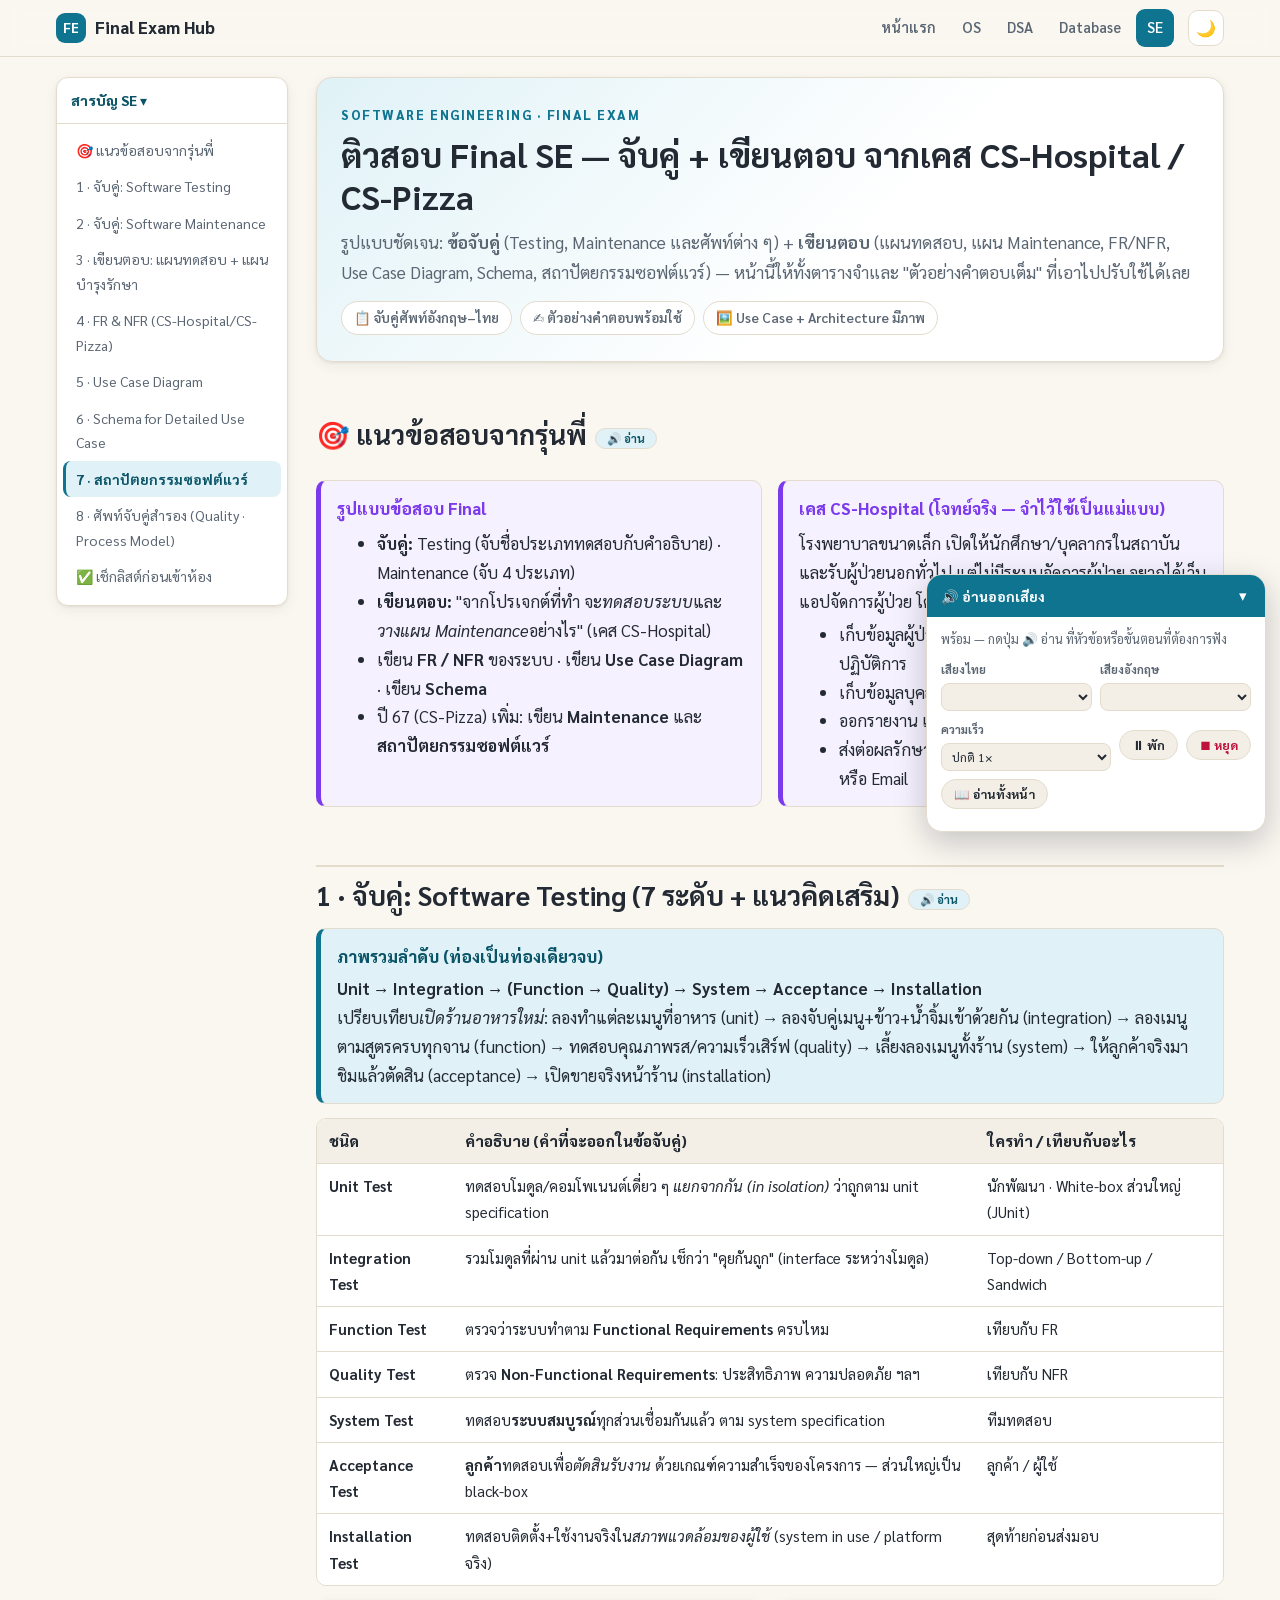
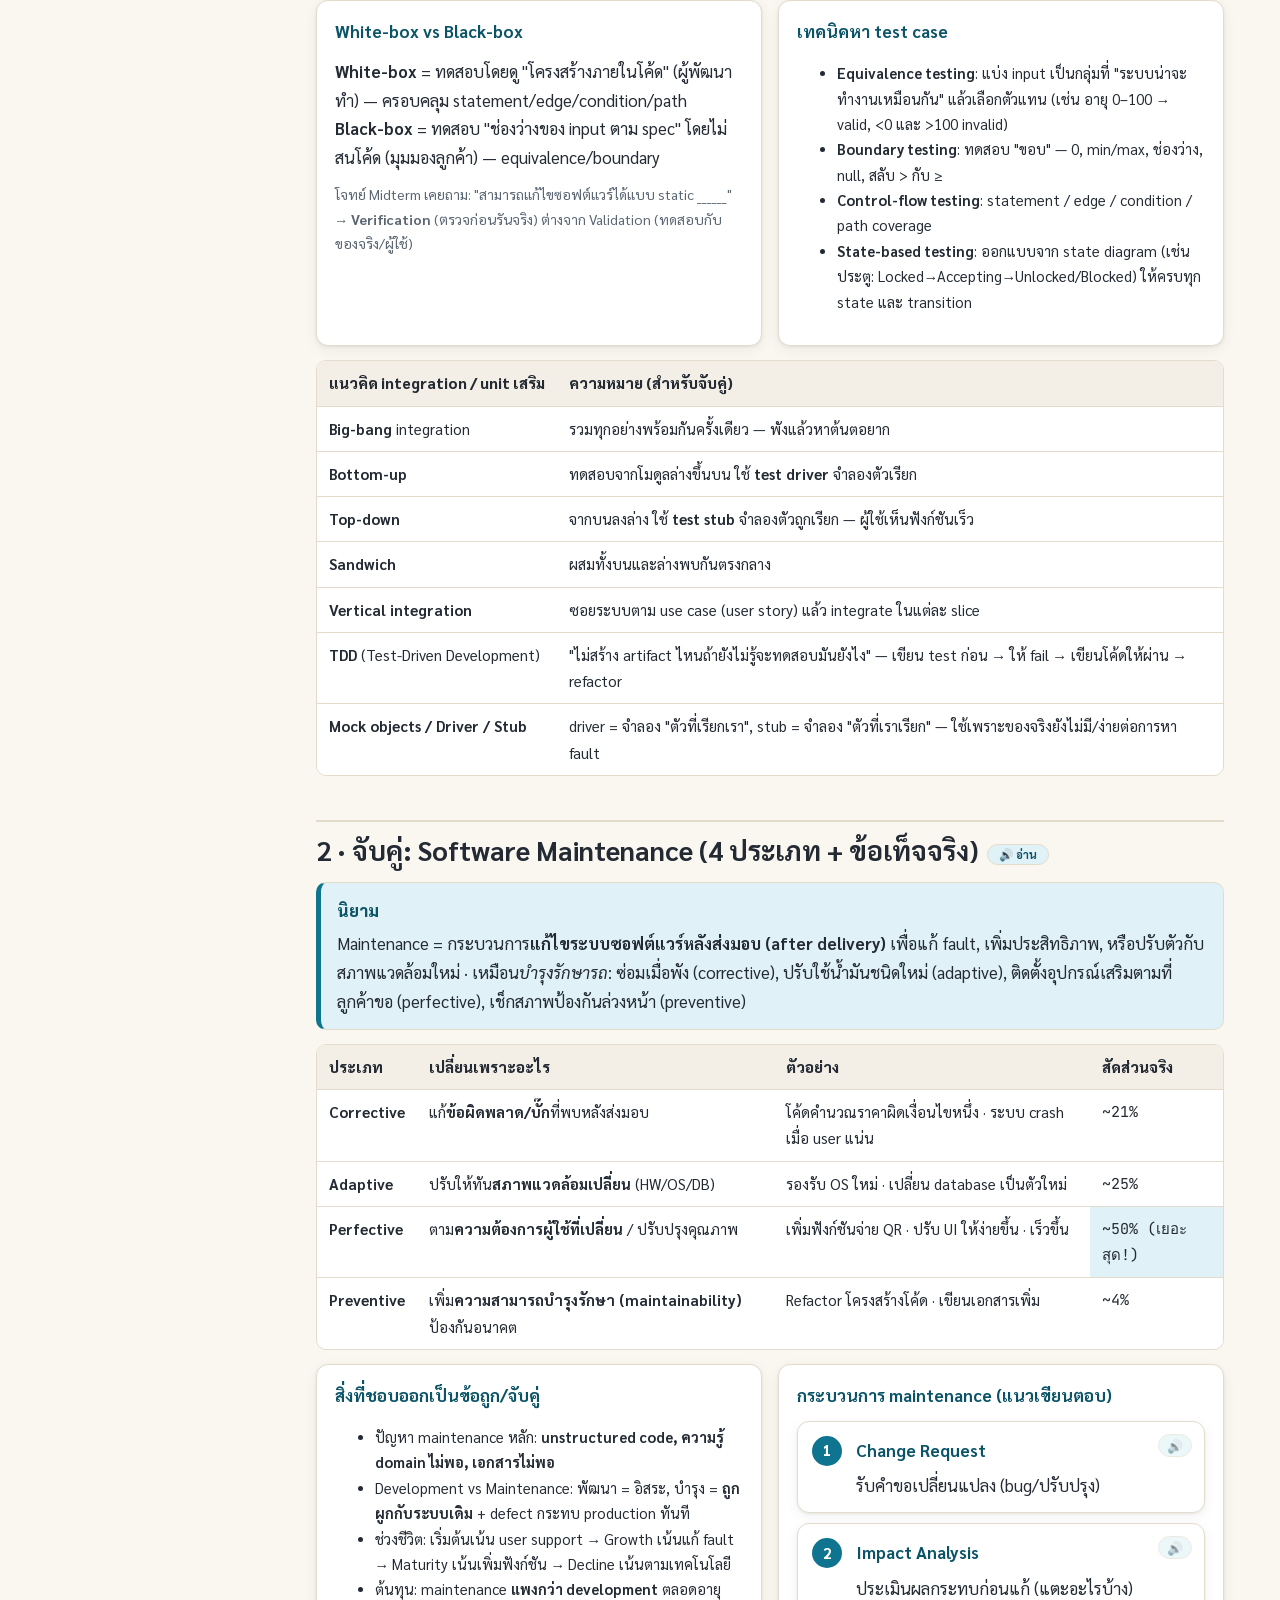
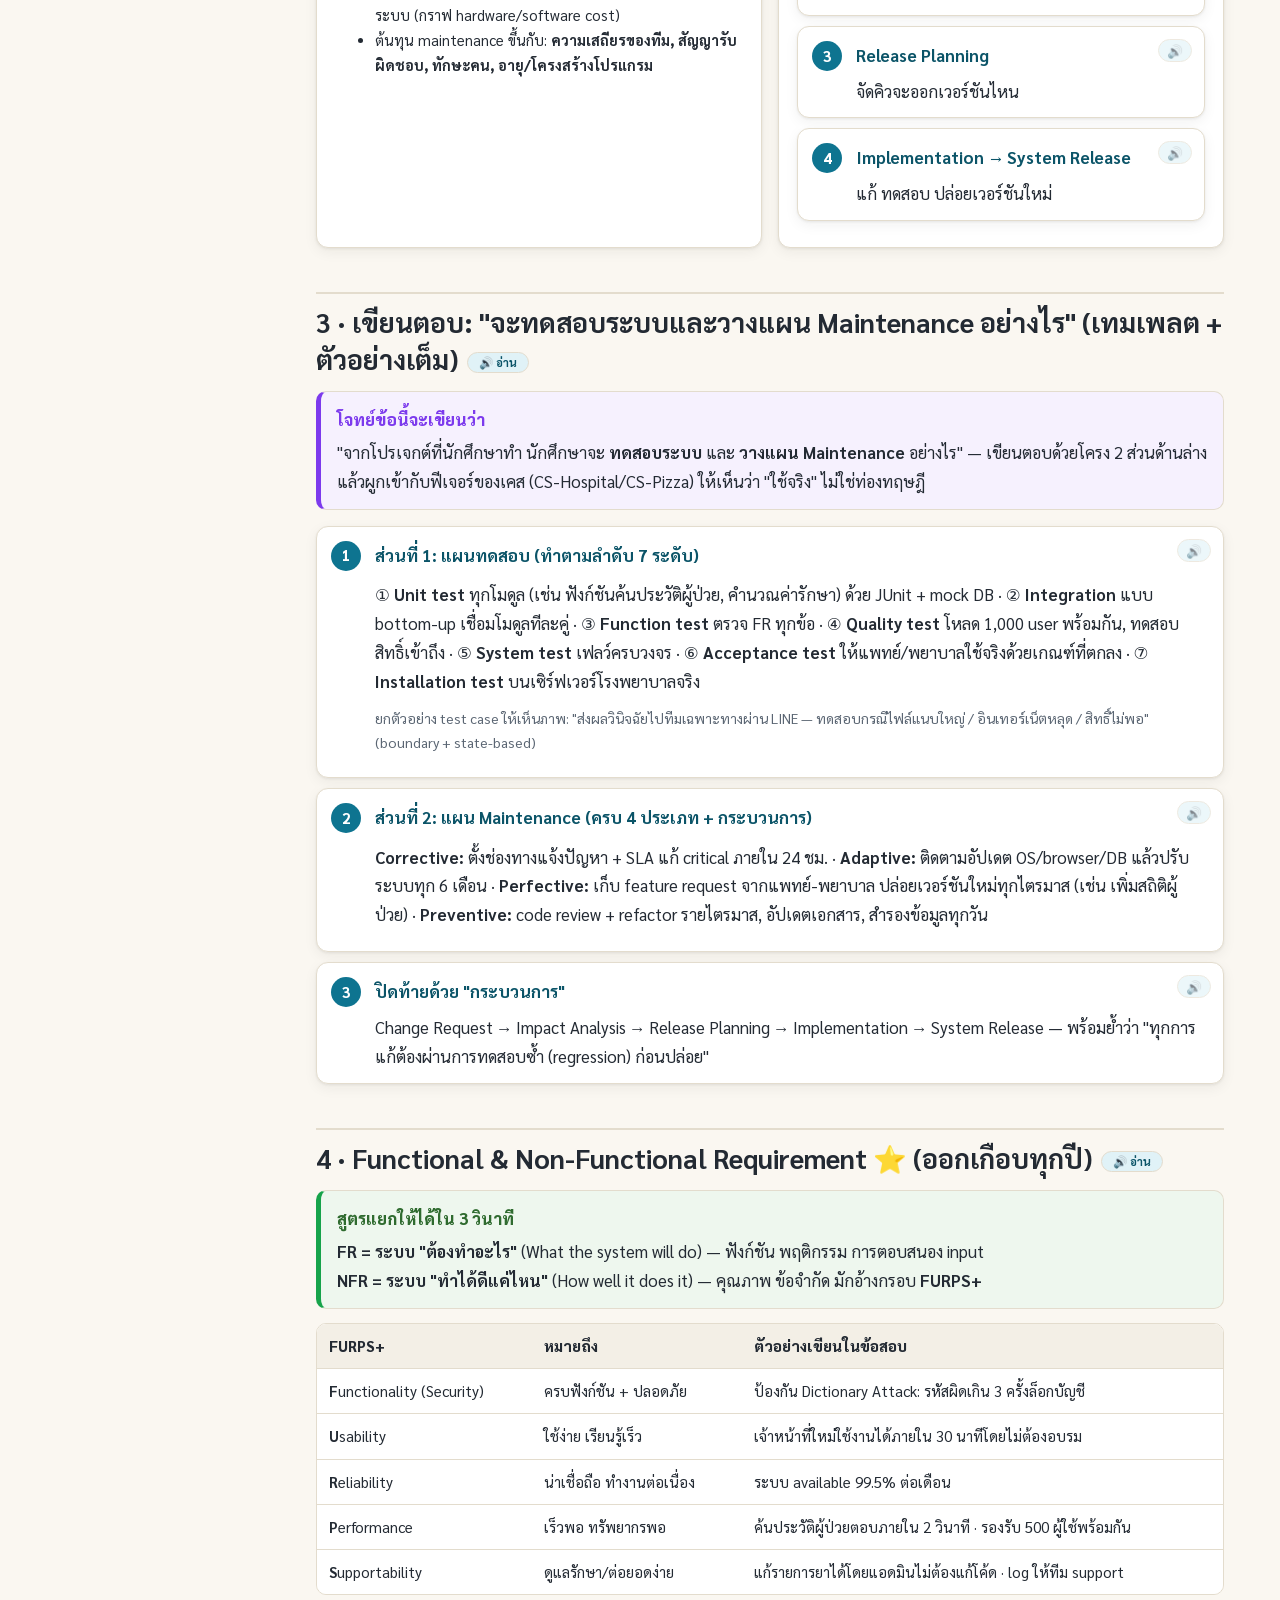
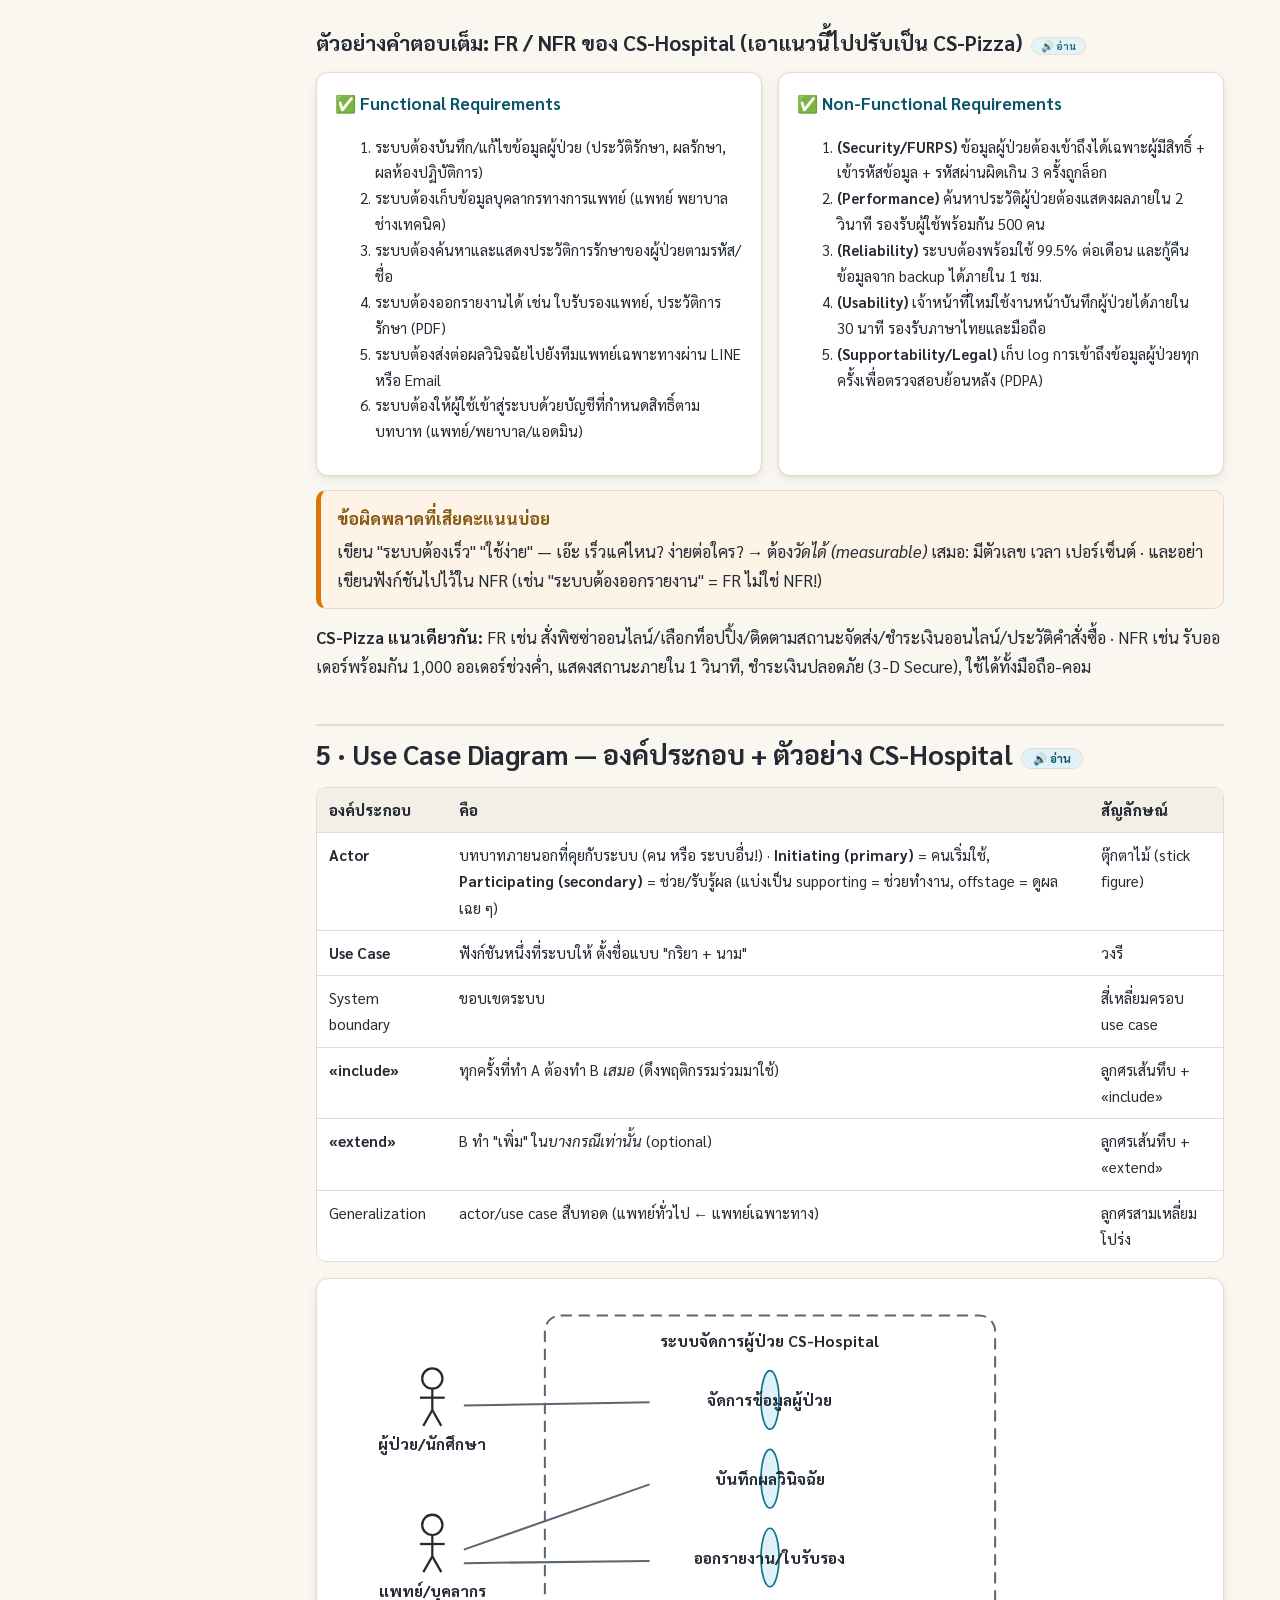
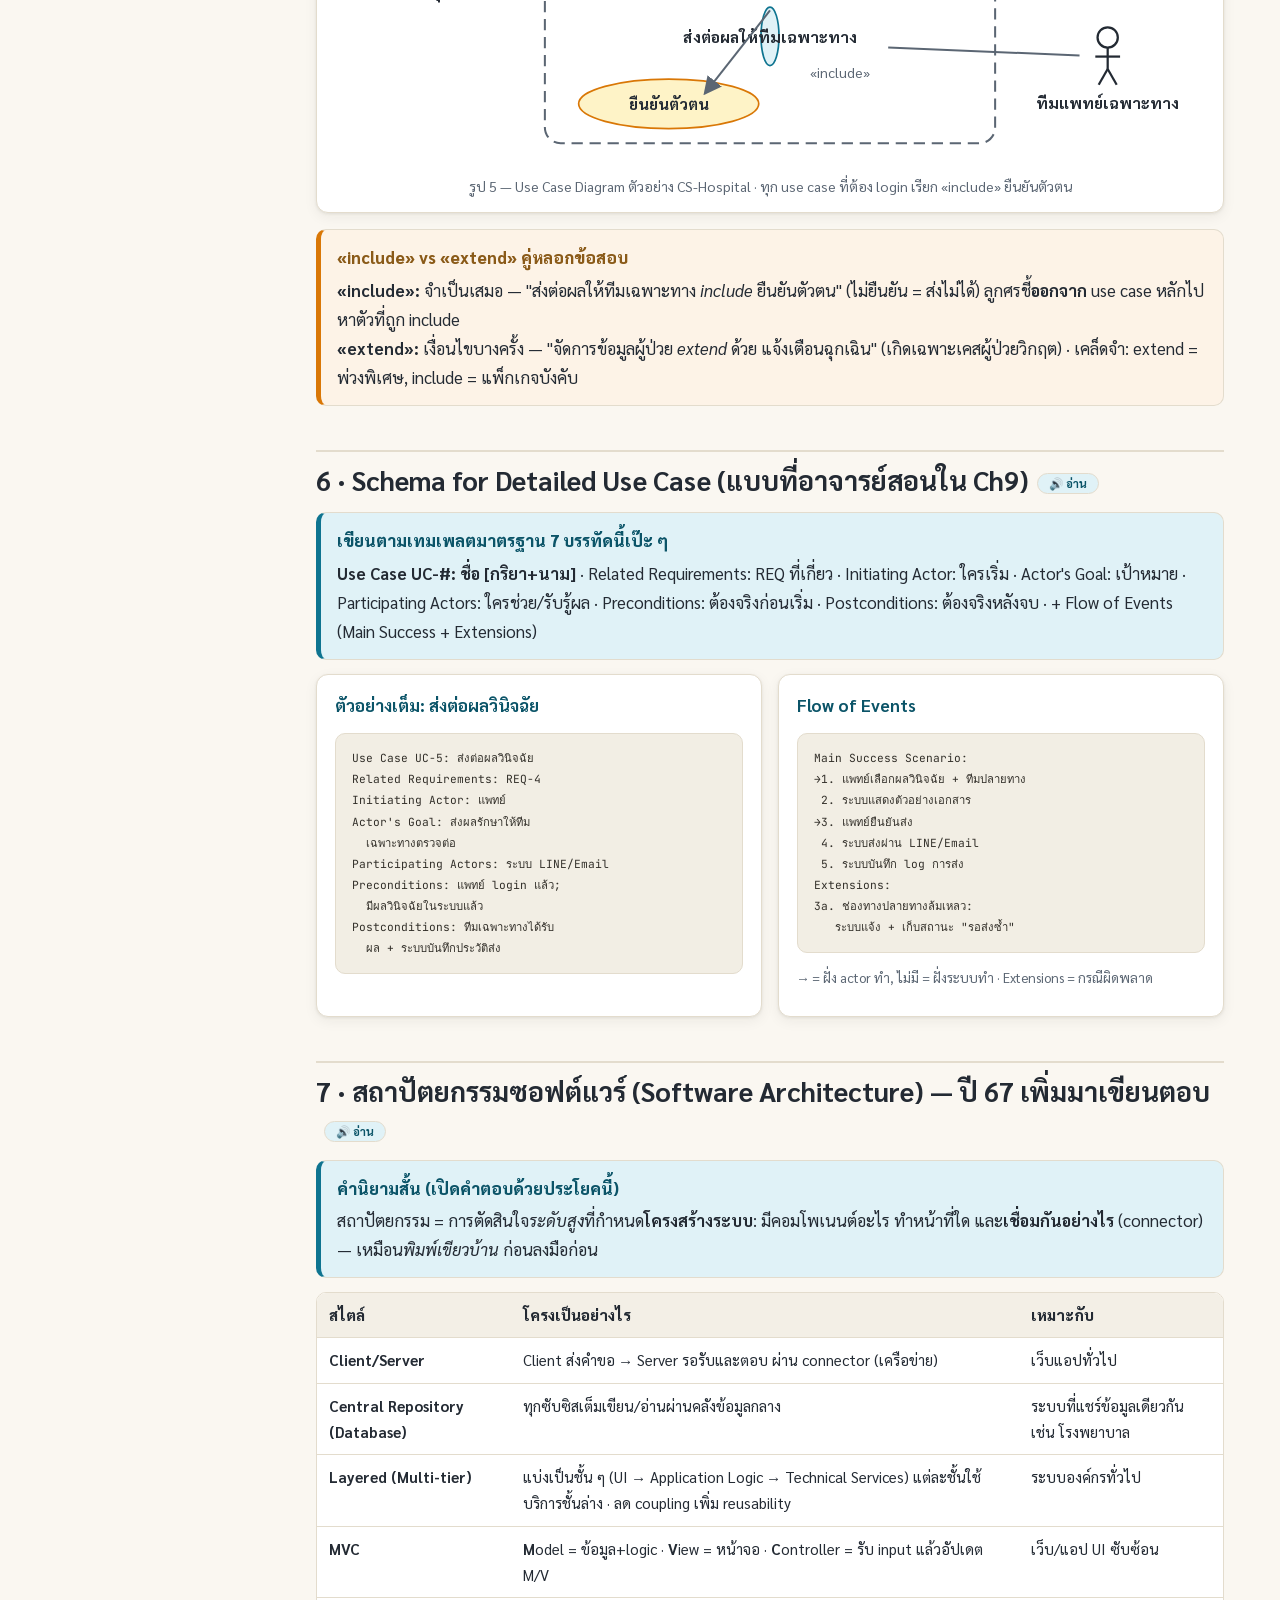
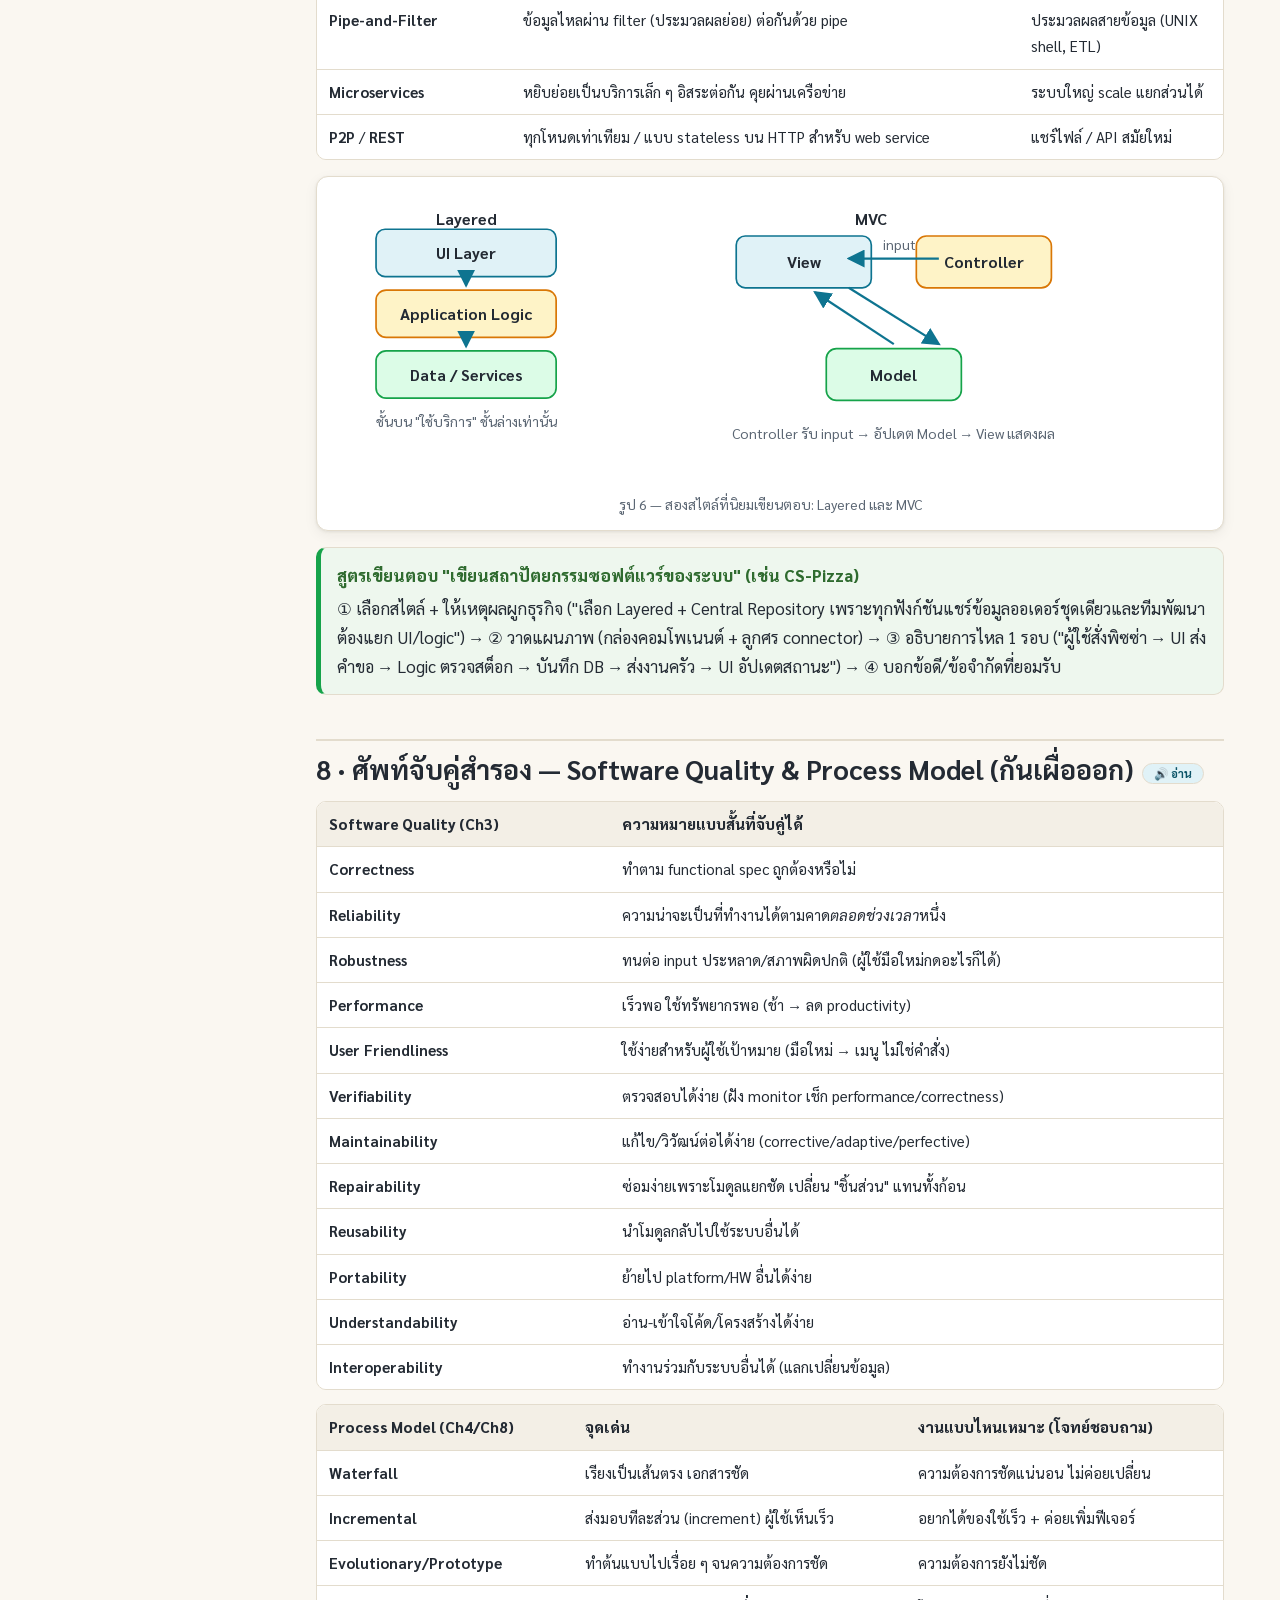
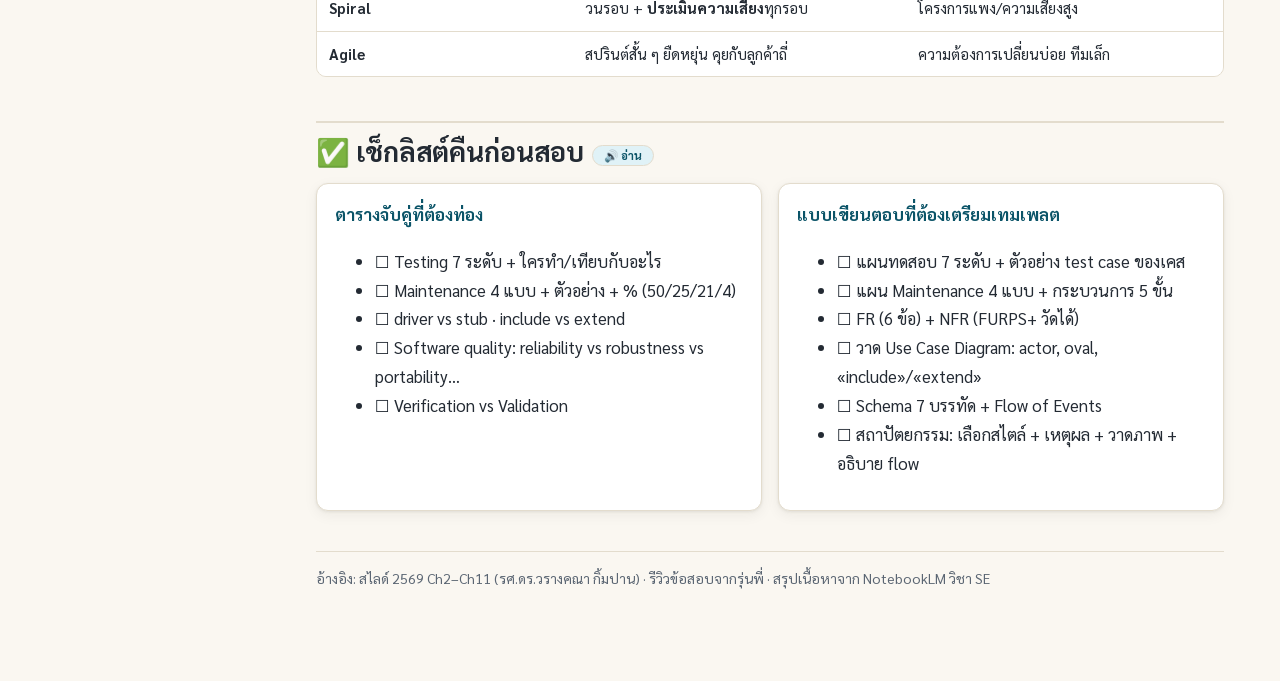
<file: se.html>
<!DOCTYPE html>
<html lang="th">
<head>
<meta charset="UTF-8">
<meta name="viewport" content="width=device-width, initial-scale=1.0">
<meta name="referrer" content="no-referrer">
<title>SE Final Prep — ติวสอบ Final วิศวกรรมซอฟต์แวร์</title>
<link rel="icon" href="data:image/svg+xml,%3Csvg xmlns='http://www.w3.org/2000/svg' viewBox='0 0 32 32'%3E%3Crect width='32' height='32' rx='8' fill='%230e7490'/%3E%3Ctext x='16' y='22' font-size='13' font-weight='bold' text-anchor='middle' fill='white' font-family='sans-serif'%3ESE%3C/text%3E%3C/svg%3E">
<link rel="preconnect" href="https://fonts.googleapis.com">
<link rel="preconnect" href="https://fonts.gstatic.com" crossorigin>
<link href="https://fonts.googleapis.com/css2?family=Sarabun:wght@400;500;600;700;800&family=JetBrains+Mono:wght@400;600&display=swap" rel="stylesheet">
<link rel="stylesheet" href="assets/style.css">
</head>
<body data-tts="1">
<div id="progress"></div>
<header class="site">
  <div class="site-inner">
    <a class="brand" href="index.html"><span class="logo">FE</span>Final Exam Hub</a>
    <nav class="main">
      <a href="index.html">หน้าแรก</a>
      <a href="os.html">OS</a>
      <a href="dsa.html">DSA</a>
      <a href="db.html">Database</a>
      <a href="se.html" class="active">SE</a>
    </nav>
    <div class="header-actions">
      <button class="icon-btn" data-action="toggle-theme" title="สลับธีม" aria-label="สลับธีม">🌙</button>
      <button class="icon-btn" id="menuBtn" title="เมนู" aria-label="เมนู">☰</button>
    </div>
  </div>
</header>

<div class="wrap">
<aside class="toc">
  <div class="toc-head">สารบัญ SE ▾</div>
  <div class="toc-body">
    <a href="#exam">🎯 แนวข้อสอบจากรุ่นพี่</a>
    <a href="#testmatch">1 · จับคู่: Software Testing</a>
    <a href="#maintmatch">2 · จับคู่: Software Maintenance</a>
    <a href="#plan">3 · เขียนตอบ: แผนทดสอบ + แผนบำรุงรักษา</a>
    <a href="#frnfr">4 · FR &amp; NFR (CS-Hospital/CS-Pizza)</a>
    <a href="#usecase">5 · Use Case Diagram</a>
    <a href="#schema">6 · Schema for Detailed Use Case</a>
    <a href="#arch">7 · สถาปัตยกรรมซอฟต์แวร์</a>
    <a href="#bonus">8 · ศัพท์จับคู่สำรอง (Quality · Process Model)</a>
    <a href="#checklist">✅ เช็กลิสต์ก่อนเข้าห้อง</a>
  </div>
</aside>

<main>
<section class="hero">
  <div class="kicker">Software Engineering · Final Exam</div>
  <h1>ติวสอบ Final SE — จับคู่ + เขียนตอบ จากเคส CS-Hospital / CS-Pizza</h1>
  <p class="lead">รูปแบบชัดเจน: <strong>ข้อจับคู่</strong> (Testing, Maintenance และศัพท์ต่าง ๆ) + <strong>เขียนตอบ</strong>
  (แผนทดสอบ, แผน Maintenance, FR/NFR, Use Case Diagram, Schema, สถาปัตยกรรมซอฟต์แวร์) — หน้านี้ให้ทั้งตารางจำและ
  "ตัวอย่างคำตอบเต็ม" ที่เอาไปปรับใช้ได้เลย</p>
  <div class="meta"><span class="chip">📋 จับคู่ศัพท์อังกฤษ–ไทย</span><span class="chip">✍️ ตัวอย่างคำตอบพร้อมใช้</span><span class="chip">🖼️ Use Case + Architecture มีภาพ</span></div>
</section>

<h2 id="exam">🎯 แนวข้อสอบจากรุ่นพี่</h2>
<div class="grid2">
<div class="box exam"><span class="bt">รูปแบบข้อสอบ Final</span>
<ul style="margin:6px 0 0;">
<li><strong>จับคู่:</strong> Testing (จับชื่อประเภททดสอบกับคำอธิบาย) · Maintenance (จับ 4 ประเภท)</li>
<li><strong>เขียนตอบ:</strong> "จากโปรเจกต์ที่ทำ จะ<em>ทดสอบระบบ</em>และ<em>วางแผน Maintenance</em>อย่างไร" (เคส CS-Hospital)</li>
<li>เขียน <strong>FR / NFR</strong> ของระบบ · เขียน <strong>Use Case Diagram</strong> · เขียน <strong>Schema</strong></li>
<li>ปี 67 (CS-Pizza) เพิ่ม: เขียน <strong>Maintenance</strong> และ <strong>สถาปัตยกรรมซอฟต์แวร์</strong></li>
</ul></div>
<div class="box exam"><span class="bt">เคส CS-Hospital (โจทย์จริง — จำไว้ใช้เป็นแม่แบบ)</span>
<p style="margin:6px 0 0;">โรงพยาบาลขนาดเล็ก เปิดให้นักศึกษา/บุคลากรในสถาบัน และรับผู้ป่วยนอกทั่วไป แต่ไม่มีระบบจัดการผู้ป่วย
อยากได้เว็บแอปจัดการผู้ป่วย โดย:</p>
<ul style="margin:4px 0 0;">
<li>เก็บข้อมูลผู้ป่วย: ประวัติการรักษา, ผลการรักษา, ผลห้องปฏิบัติการ</li>
<li>เก็บข้อมูลบุคลากรทางการแพทย์</li>
<li>ออกรายงาน เช่น ใบรับรองแพทย์, ประวัติการรักษา</li>
<li>ส่งต่อผลรักษา/วินิจฉัยให้ทีมแพทย์เฉพาะทางผ่าน LINE หรือ Email</li>
</ul></div>
</div>

<h2 id="testmatch">1 · จับคู่: Software Testing (7 ระดับ + แนวคิดเสริม)</h2>
<div class="box tip"><span class="bt">ภาพรวมลำดับ (ท่องเป็นท่องเดียวจบ)</span>
<strong>Unit → Integration → (Function → Quality) → System → Acceptance → Installation</strong><br>
เปรียบเทียบ<em>เปิดร้านอาหารใหม่</em>: ลองทำแต่ละเมนูที่อาหาร (unit) → ลองจับคู่เมนู+ข้าว+น้ำจิ้มเข้าด้วยกัน (integration) →
ลองเมนูตามสูตรครบทุกจาน (function) → ทดสอบคุณภาพรส/ความเร็วเสิร์ฟ (quality) → เลี้ยงลองเมนูทั้งร้าน (system) →
ให้ลูกค้าจริงมาชิมแล้วตัดสิน (acceptance) → เปิดขายจริงหน้าร้าน (installation)</div>
<div class="tblwrap"><table class="tbl">
  <tr><th>ชนิด</th><th>คำอธิบาย (คำที่จะออกในข้อจับคู่)</th><th>ใครทำ / เทียบกับอะไร</th></tr>
  <tr><td><strong>Unit Test</strong></td><td>ทดสอบโมดูล/คอมโพเนนต์เดี่ยว ๆ <em>แยกจากกัน (in isolation)</em> ว่าถูกตาม unit specification</td><td>นักพัฒนา · White-box ส่วนใหญ่ (JUnit)</td></tr>
  <tr><td><strong>Integration Test</strong></td><td>รวมโมดูลที่ผ่าน unit แล้วมาต่อกัน เช็กว่า "คุยกันถูก" (interface ระหว่างโมดูล)</td><td>Top-down / Bottom-up / Sandwich</td></tr>
  <tr><td><strong>Function Test</strong></td><td>ตรวจว่าระบบทำตาม <strong>Functional Requirements</strong> ครบไหม</td><td>เทียบกับ FR</td></tr>
  <tr><td><strong>Quality Test</strong></td><td>ตรวจ <strong>Non-Functional Requirements</strong>: ประสิทธิภาพ ความปลอดภัย ฯลฯ</td><td>เทียบกับ NFR</td></tr>
  <tr><td><strong>System Test</strong></td><td>ทดสอบ<strong>ระบบสมบูรณ์</strong>ทุกส่วนเชื่อมกันแล้ว ตาม system specification</td><td>ทีมทดสอบ</td></tr>
  <tr><td><strong>Acceptance Test</strong></td><td><strong>ลูกค้า</strong>ทดสอบเพื่อ<em>ตัดสินรับงาน</em> ด้วยเกณฑ์ความสำเร็จของโครงการ — ส่วนใหญ่เป็น black-box</td><td>ลูกค้า / ผู้ใช้</td></tr>
  <tr><td><strong>Installation Test</strong></td><td>ทดสอบติดตั้ง+ใช้งานจริงใน<em>สภาพแวดล้อมของผู้ใช้</em> (system in use / platform จริง)</td><td>สุดท้ายก่อนส่งมอบ</td></tr>
</table></div>
<div class="grid2">
<div class="card"><h4>White-box vs Black-box</h4>
<p><strong>White-box</strong> = ทดสอบโดยดู "โครงสร้างภายในโค้ด" (ผู้พัฒนาทำ) — ครอบคลุม statement/edge/condition/path<br>
<strong>Black-box</strong> = ทดสอบ "ช่องว่างของ input ตาม spec" โดยไม่สนโค้ด (มุมมองลูกค้า) — equivalence/boundary</p>
<p style="font-size:14px;color:var(--ink-soft);">โจทย์ Midterm เคยถาม: "สามารถแก้ไขซอฟต์แวร์ได้แบบ static ______" → <strong>Verification</strong> (ตรวจก่อนรันจริง) ต่างจาก Validation (ทดสอบกับของจริง/ผู้ใช้)</p></div>
<div class="card"><h4>เทคนิคหา test case</h4>
<ul style="font-size:14.5px;">
<li><strong>Equivalence testing</strong>: แบ่ง input เป็นกลุ่มที่ "ระบบน่าจะทำงานเหมือนกัน" แล้วเลือกตัวแทน (เช่น อายุ 0–100 → valid, &lt;0 และ &gt;100 invalid)</li>
<li><strong>Boundary testing</strong>: ทดสอบ "ขอบ" — 0, min/max, ช่องว่าง, null, สลับ &gt; กับ ≥</li>
<li><strong>Control-flow testing</strong>: statement / edge / condition / path coverage</li>
<li><strong>State-based testing</strong>: ออกแบบจาก state diagram (เช่น ประตู: Locked→Accepting→Unlocked/Blocked) ให้ครบทุก state และ transition</li>
</ul></div>
</div>
<div class="tblwrap"><table class="tbl">
  <tr><th>แนวคิด integration / unit เสริม</th><th>ความหมาย (สำหรับจับคู่)</th></tr>
  <tr><td><strong>Big-bang</strong> integration</td><td>รวมทุกอย่างพร้อมกันครั้งเดียว — พังแล้วหาต้นตอยาก</td></tr>
  <tr><td><strong>Bottom-up</strong></td><td>ทดสอบจากโมดูลล่างขึ้นบน ใช้ <strong>test driver</strong> จำลองตัวเรียก</td></tr>
  <tr><td><strong>Top-down</strong></td><td>จากบนลงล่าง ใช้ <strong>test stub</strong> จำลองตัวถูกเรียก — ผู้ใช้เห็นฟังก์ชันเร็ว</td></tr>
  <tr><td><strong>Sandwich</strong></td><td>ผสมทั้งบนและล่างพบกันตรงกลาง</td></tr>
  <tr><td><strong>Vertical integration</strong></td><td>ซอยระบบตาม use case (user story) แล้ว integrate ในแต่ละ slice</td></tr>
  <tr><td><strong>TDD</strong> (Test-Driven Development)</td><td>"ไม่สร้าง artifact ไหนถ้ายังไม่รู้จะทดสอบมันยังไง" — เขียน test ก่อน → ให้ fail → เขียนโค้ดให้ผ่าน → refactor</td></tr>
  <tr><td><strong>Mock objects / Driver / Stub</strong></td><td>driver = จำลอง "ตัวที่เรียกเรา", stub = จำลอง "ตัวที่เราเรียก" — ใช้เพราะของจริงยังไม่มี/ง่ายต่อการหา fault</td></tr>
</table></div>

<h2 id="maintmatch">2 · จับคู่: Software Maintenance (4 ประเภท + ข้อเท็จจริง)</h2>
<div class="box tip"><span class="bt">นิยาม</span>Maintenance = กระบวนการ<strong>แก้ไขระบบซอฟต์แวร์หลังส่งมอบ (after delivery)</strong>
เพื่อแก้ fault, เพิ่มประสิทธิภาพ, หรือปรับตัวกับสภาพแวดล้อมใหม่ · เหมือน<em>บำรุงรักษารถ</em>: ซ่อมเมื่อพัง (corrective),
ปรับใช้น้ำมันชนิดใหม่ (adaptive), ติดตั้งอุปกรณ์เสริมตามที่ลูกค้าขอ (perfective), เช็กสภาพป้องกันล่วงหน้า (preventive)</div>
<div class="tblwrap"><table class="tbl">
  <tr><th>ประเภท</th><th>เปลี่ยนเพราะอะไร</th><th>ตัวอย่าง</th><th>สัดส่วนจริง</th></tr>
  <tr><td><strong>Corrective</strong></td><td>แก้<strong>ข้อผิดพลาด/บั๊ก</strong>ที่พบหลังส่งมอบ</td><td>โค้ดคำนวณราคาผิดเงื่อนไขหนึ่ง · ระบบ crash เมื่อ user แน่น</td><td class="num">~21%</td></tr>
  <tr><td><strong>Adaptive</strong></td><td>ปรับให้ทัน<strong>สภาพแวดล้อมเปลี่ยน</strong> (HW/OS/DB)</td><td>รองรับ OS ใหม่ · เปลี่ยน database เป็นตัวใหม่</td><td class="num">~25%</td></tr>
  <tr><td><strong>Perfective</strong></td><td>ตาม<strong>ความต้องการผู้ใช้ที่เปลี่ยน</strong> / ปรับปรุงคุณภาพ</td><td>เพิ่มฟังก์ชันจ่าย QR · ปรับ UI ให้ง่ายขึ้น · เร็วขึ้น</td><td class="num hl">~50% (เยอะสุด!)</td></tr>
  <tr><td><strong>Preventive</strong></td><td>เพิ่ม<strong>ความสามารถบำรุงรักษา (maintainability)</strong> ป้องกันอนาคต</td><td>Refactor โครงสร้างโค้ด · เขียนเอกสารเพิ่ม</td><td class="num">~4%</td></tr>
</table></div>
<div class="grid2">
<div class="card"><h4>สิ่งที่ชอบออกเป็นข้อถูก/จับคู่</h4>
<ul style="font-size:14.5px;">
<li>ปัญหา maintenance หลัก: <strong>unstructured code, ความรู้ domain ไม่พอ, เอกสารไม่พอ</strong></li>
<li>Development vs Maintenance: พัฒนา = อิสระ, บำรุง = <strong>ถูกผูกกับระบบเดิม</strong> + defect กระทบ production ทันที</li>
<li>ช่วงชีวิต: เริ่มต้นเน้น user support → Growth เน้นแก้ fault → Maturity เน้นเพิ่มฟังก์ชัน → Decline เน้นตามเทคโนโลยี</li>
<li>ต้นทุน: maintenance <strong>แพงกว่า development</strong> ตลอดอายุระบบ (กราฟ hardware/software cost)</li>
<li>ต้นทุน maintenance ขึ้นกับ: <strong>ความเสถียรของทีม, สัญญารับผิดชอบ, ทักษะคน, อายุ/โครงสร้างโปรแกรม</strong></li>
</ul></div>
<div class="card"><h4>กระบวนการ maintenance (แนวเขียนตอบ)</h4>
<div class="steps" style="margin:4px 0;">
<div class="step"><h4>Change Request</h4>รับคำขอเปลี่ยนแปลง (bug/ปรับปรุง)</div>
<div class="step"><h4>Impact Analysis</h4>ประเมินผลกระทบก่อนแก้ (แตะอะไรบ้าง)</div>
<div class="step"><h4>Release Planning</h4>จัดคิวจะออกเวอร์ชันไหน</div>
<div class="step"><h4>Implementation → System Release</h4>แก้ ทดสอบ ปล่อยเวอร์ชันใหม่</div>
</div></div>
</div>

<h2 id="plan">3 · เขียนตอบ: "จะทดสอบระบบและวางแผน Maintenance อย่างไร" (เทมเพลต + ตัวอย่างเต็ม)</h2>
<div class="box exam"><span class="bt">โจทย์ข้อนี้จะเขียนว่า</span>"จากโปรเจกต์ที่นักศึกษาทำ นักศึกษาจะ <strong>ทดสอบระบบ</strong> และ <strong>วางแผน Maintenance</strong> อย่างไร"
— เขียนตอบด้วยโครง 2 ส่วนด้านล่าง แล้วผูกเข้ากับฟีเจอร์ของเคส (CS-Hospital/CS-Pizza) ให้เห็นว่า "ใช้จริง" ไม่ใช่ท่องทฤษฎี</div>
<div class="steps">
  <div class="step"><h4>ส่วนที่ 1: แผนทดสอบ (ทำตามลำดับ 7 ระดับ)</h4>
  <p>① <strong>Unit test</strong> ทุกโมดูล (เช่น ฟังก์ชันค้นประวัติผู้ป่วย, คำนวณค่ารักษา) ด้วย JUnit + mock DB · ② <strong>Integration</strong> แบบ bottom-up เชื่อมโมดูลทีละคู่ · ③ <strong>Function test</strong> ตรวจ FR ทุกข้อ · ④ <strong>Quality test</strong> โหลด 1,000 user พร้อมกัน, ทดสอบสิทธิ์เข้าถึง · ⑤ <strong>System test</strong> เฟลว์ครบวงจร · ⑥ <strong>Acceptance test</strong> ให้แพทย์/พยาบาลใช้จริงด้วยเกณฑ์ที่ตกลง · ⑦ <strong>Installation test</strong> บนเซิร์ฟเวอร์โรงพยาบาลจริง</p>
  <p style="font-size:14px;color:var(--ink-soft);">ยกตัวอย่าง test case ให้เห็นภาพ: "ส่งผลวินิจฉัยไปทีมเฉพาะทางผ่าน LINE — ทดสอบกรณีไฟล์แนบใหญ่ / อินเทอร์เน็ตหลุด / สิทธิ์ไม่พอ" (boundary + state-based)</p></div>
  <div class="step"><h4>ส่วนที่ 2: แผน Maintenance (ครบ 4 ประเภท + กระบวนการ)</h4>
  <p><strong>Corrective:</strong> ตั้งช่องทางแจ้งปัญหา + SLA แก้ critical ภายใน 24 ชม. · <strong>Adaptive:</strong> ติดตามอัปเดต OS/browser/DB แล้วปรับระบบทุก 6 เดือน · <strong>Perfective:</strong> เก็บ feature request จากแพทย์-พยาบาล ปล่อยเวอร์ชันใหม่ทุกไตรมาส (เช่น เพิ่มสถิติผู้ป่วย) · <strong>Preventive:</strong> code review + refactor รายไตรมาส, อัปเดตเอกสาร, สำรองข้อมูลทุกวัน</p></div>
  <div class="step"><h4>ปิดท้ายด้วย "กระบวนการ"</h4>Change Request → Impact Analysis → Release Planning → Implementation → System Release — พร้อมย้ำว่า "ทุกการแก้ต้องผ่านการทดสอบซ้ำ (regression) ก่อนปล่อย"</div>
</div>

<h2 id="frnfr">4 · Functional &amp; Non-Functional Requirement ⭐ (ออกเกือบทุกปี)</h2>
<div class="box ok"><span class="bt">สูตรแยกให้ได้ใน 3 วินาที</span>
<strong>FR = ระบบ "ต้องทำอะไร"</strong> (What the system will do) — ฟังก์ชัน พฤติกรรม การตอบสนอง input<br>
<strong>NFR = ระบบ "ทำได้ดีแค่ไหน"</strong> (How well it does it) — คุณภาพ ข้อจำกัด มักอ้างกรอบ <strong>FURPS+</strong></div>
<div class="tblwrap"><table class="tbl">
  <tr><th>FURPS+</th><th>หมายถึง</th><th>ตัวอย่างเขียนในข้อสอบ</th></tr>
  <tr><td><strong>F</strong>unctionality (Security)</td><td>ครบฟังก์ชัน + ปลอดภัย</td><td>ป้องกัน Dictionary Attack: รหัสผิดเกิน 3 ครั้งล็อกบัญชี</td></tr>
  <tr><td><strong>U</strong>sability</td><td>ใช้ง่าย เรียนรู้เร็ว</td><td>เจ้าหน้าที่ใหม่ใช้งานได้ภายใน 30 นาทีโดยไม่ต้องอบรม</td></tr>
  <tr><td><strong>R</strong>eliability</td><td>น่าเชื่อถือ ทำงานต่อเนื่อง</td><td>ระบบ available 99.5% ต่อเดือน</td></tr>
  <tr><td><strong>P</strong>erformance</td><td>เร็วพอ ทรัพยากรพอ</td><td>ค้นประวัติผู้ป่วยตอบภายใน 2 วินาที · รองรับ 500 ผู้ใช้พร้อมกัน</td></tr>
  <tr><td><strong>S</strong>upportability</td><td>ดูแลรักษา/ต่อยอดง่าย</td><td>แก้รายการยาได้โดยแอดมินไม่ต้องแก้โค้ด · log ให้ทีม support</td></tr>
</table></div>
<h3>ตัวอย่างคำตอบเต็ม: FR / NFR ของ CS-Hospital (เอาแนวนี้ไปปรับเป็น CS-Pizza)</h3>
<div class="grid2">
<div class="card"><h4>✅ Functional Requirements</h4>
<ol style="font-size:14.8px;">
<li>ระบบต้องบันทึก/แก้ไขข้อมูลผู้ป่วย (ประวัติรักษา, ผลรักษา, ผลห้องปฏิบัติการ)</li>
<li>ระบบต้องเก็บข้อมูลบุคลากรทางการแพทย์ (แพทย์ พยาบาล ช่างเทคนิค)</li>
<li>ระบบต้องค้นหาและแสดงประวัติการรักษาของผู้ป่วยตามรหัส/ชื่อ</li>
<li>ระบบต้องออกรายงานได้ เช่น ใบรับรองแพทย์, ประวัติการรักษา (PDF)</li>
<li>ระบบต้องส่งต่อผลวินิจฉัยไปยังทีมแพทย์เฉพาะทางผ่าน LINE หรือ Email</li>
<li>ระบบต้องให้ผู้ใช้เข้าสู่ระบบด้วยบัญชีที่กำหนดสิทธิ์ตามบทบาท (แพทย์/พยาบาล/แอดมิน)</li>
</ol></div>
<div class="card"><h4>✅ Non-Functional Requirements</h4>
<ol style="font-size:14.8px;">
<li><strong>(Security/FURPS)</strong> ข้อมูลผู้ป่วยต้องเข้าถึงได้เฉพาะผู้มีสิทธิ์ + เข้ารหัสข้อมูล + รหัสผ่านผิดเกิน 3 ครั้งถูกล็อก</li>
<li><strong>(Performance)</strong> ค้นหาประวัติผู้ป่วยต้องแสดงผลภายใน 2 วินาที รองรับผู้ใช้พร้อมกัน 500 คน</li>
<li><strong>(Reliability)</strong> ระบบต้องพร้อมใช้ 99.5% ต่อเดือน และกู้คืนข้อมูลจาก backup ได้ภายใน 1 ชม.</li>
<li><strong>(Usability)</strong> เจ้าหน้าที่ใหม่ใช้งานหน้าบันทึกผู้ป่วยได้ภายใน 30 นาที รองรับภาษาไทยและมือถือ</li>
<li><strong>(Supportability/Legal)</strong> เก็บ log การเข้าถึงข้อมูลผู้ป่วยทุกครั้งเพื่อตรวจสอบย้อนหลัง (PDPA)</li>
</ol></div>
</div>
<div class="box warn"><span class="bt">ข้อผิดพลาดที่เสียคะแนนบ่อย</span>เขียน "ระบบต้องเร็ว" "ใช้ง่าย" — เอ๊ะ เร็วแค่ไหน? ง่ายต่อใคร? → ต้อง<em>วัดได้ (measurable)</em> เสมอ: มีตัวเลข เวลา เปอร์เซ็นต์ · และอย่าเขียนฟังก์ชันไปไว้ใน NFR (เช่น "ระบบต้องออกรายงาน" = FR ไม่ใช่ NFR!)</div>
<p><strong>CS-Pizza แนวเดียวกัน:</strong> FR เช่น สั่งพิซซ่าออนไลน์/เลือกท็อปปิ้ง/ติดตามสถานะจัดส่ง/ชำระเงินออนไลน์/ประวัติคำสั่งซื้อ · NFR เช่น รับออเดอร์พร้อมกัน 1,000 ออเดอร์ช่วงค่ำ, แสดงสถานะภายใน 1 วินาที, ชำระเงินปลอดภัย (3-D Secure), ใช้ได้ทั้งมือถือ-คอม</p>

<h2 id="usecase">5 · Use Case Diagram — องค์ประกอบ + ตัวอย่าง CS-Hospital</h2>
<div class="tblwrap"><table class="tbl">
  <tr><th>องค์ประกอบ</th><th>คือ</th><th>สัญลักษณ์</th></tr>
  <tr><td><strong>Actor</strong></td><td>บทบาทภายนอกที่คุยกับระบบ (คน หรือ ระบบอื่น!) · <strong>Initiating (primary)</strong> = คนเริ่มใช้, <strong>Participating (secondary)</strong> = ช่วย/รับรู้ผล (แบ่งเป็น supporting = ช่วยทำงาน, offstage = ดูผลเฉย ๆ)</td><td>ตุ๊กตาไม้ (stick figure)</td></tr>
  <tr><td><strong>Use Case</strong></td><td>ฟังก์ชันหนึ่งที่ระบบให้ ตั้งชื่อแบบ "กริยา + นาม"</td><td>วงรี</td></tr>
  <tr><td>System boundary</td><td>ขอบเขตระบบ</td><td>สี่เหลี่ยมครอบ use case</td></tr>
  <tr><td><strong>«include»</strong></td><td>ทุกครั้งที่ทำ A ต้องทำ B <em>เสมอ</em> (ดึงพฤติกรรมร่วมมาใช้)</td><td>ลูกศรเส้นทึบ + «include»</td></tr>
  <tr><td><strong>«extend»</strong></td><td>B ทำ "เพิ่ม" ใน<em>บางกรณีเท่านั้น</em> (optional)</td><td>ลูกศรเส้นทึบ + «extend»</td></tr>
  <tr><td>Generalization</td><td>actor/use case สืบทอด (แพทย์ทั่วไป ← แพทย์เฉพาะทาง)</td><td>ลูกศรสามเหลี่ยมโปร่ง</td></tr>
</table></div>
<div class="fig"><svg viewBox="0 0 780 420" role="img" aria-label="use case diagram CS-Hospital">
  <defs><marker id="uc" markerWidth="9" markerHeight="9" refX="8" refY="4.5" orient="auto"><path d="M0,0 L9,4.5 L0,9 z" fill="var(--ink-soft)"/></marker></defs>
  <rect x="190" y="20" width="400" height="380" rx="14" fill="none" stroke="var(--ink-soft)" stroke-width="1.8" stroke-dasharray="10 6"/>
  <text x="390" y="42" class="svg-t">ระบบจัดการผู้ป่วย CS-Hospital</text>
  <g>
    <ellipse cx="390" cy="95" rx="105" ry="26" class="svg-n"/><text x="390" y="95" class="svg-t">จัดการข้อมูลผู้ป่วย</text>
    <ellipse cx="390" cy="165" rx="105" ry="26" class="svg-n"/><text x="390" y="165" class="svg-t">บันทึกผลวินิจฉัย</text>
    <ellipse cx="390" cy="235" rx="105" ry="26" class="svg-n"/><text x="390" y="235" class="svg-t">ออกรายงาน/ใบรับรอง</text>
    <ellipse cx="390" cy="305" rx="105" ry="26" class="svg-n"/><text x="390" y="305" class="svg-t">ส่งต่อผลให้ทีมเฉพาะทาง</text>
    <ellipse cx="300" cy="365" rx="80" ry="22" class="svg-n2"/><text x="300" y="365" class="svg-t">ยืนยันตัวตน</text>
  </g>
  <g class="stick">
    <g transform="translate(90,90)"><circle cx="0" cy="-14" r="9" fill="none" stroke="var(--ink)" stroke-width="2"/><line x1="0" y1="-5" x2="0" y2="14" stroke="var(--ink)" stroke-width="2"/><line x1="-11" y1="3" x2="11" y2="3" stroke="var(--ink)" stroke-width="2"/><line x1="0" y1="14" x2="-8" y2="28" stroke="var(--ink)" stroke-width="2"/><line x1="0" y1="14" x2="8" y2="28" stroke="var(--ink)" stroke-width="2"/><text x="0" y="44" class="svg-t">ผู้ป่วย/นักศึกษา</text></g>
    <g transform="translate(90,220)"><circle cx="0" cy="-14" r="9" fill="none" stroke="var(--ink)" stroke-width="2"/><line x1="0" y1="-5" x2="0" y2="14" stroke="var(--ink)" stroke-width="2"/><line x1="-11" y1="3" x2="11" y2="3" stroke="var(--ink)" stroke-width="2"/><line x1="0" y1="14" x2="-8" y2="28" stroke="var(--ink)" stroke-width="2"/><line x1="0" y1="14" x2="8" y2="28" stroke="var(--ink)" stroke-width="2"/><text x="0" y="44" class="svg-t">แพทย์/บุคลากร</text></g>
    <g transform="translate(690,320)"><circle cx="0" cy="-14" r="9" fill="none" stroke="var(--ink)" stroke-width="2"/><line x1="0" y1="-5" x2="0" y2="14" stroke="var(--ink)" stroke-width="2"/><line x1="-11" y1="3" x2="11" y2="3" stroke="var(--ink)" stroke-width="2"/><line x1="0" y1="14" x2="-8" y2="28" stroke="var(--ink)" stroke-width="2"/><line x1="0" y1="14" x2="8" y2="28" stroke="var(--ink)" stroke-width="2"/><text x="0" y="44" class="svg-t">ทีมแพทย์เฉพาะทาง</text></g>
  </g>
  <line x1="118" y1="100" x2="283" y2="97" class="svg-edge"/>
  <line x1="118" y1="228" x2="283" y2="170" class="svg-edge"/>
  <line x1="118" y1="240" x2="283" y2="238" class="svg-edge"/>
  <line x1="495" y1="315" x2="665" y2="322" class="svg-edge"/>
  <line x1="390" y1="282" x2="332" y2="356" class="svg-edge" marker-end="url(#uc)"/>
  <text x="452" y="342" class="svg-t2">«include»</text>
  <line x1="390" y1="140" x2="340" y2="352" style="display:none;"/>
</svg><figcaption>รูป 5 — Use Case Diagram ตัวอย่าง CS-Hospital · ทุก use case ที่ต้อง login เรียก «include» ยืนยันตัวตน</figcaption></div>
<div class="box warn"><span class="bt">«include» vs «extend» คู่หลอกข้อสอบ</span>
<strong>«include»:</strong> จำเป็นเสมอ — "ส่งต่อผลให้ทีมเฉพาะทาง <em>include</em> ยืนยันตัวตน" (ไม่ยืนยัน = ส่งไม่ได้) ลูกศรชี้<strong>ออกจาก</strong> use case หลักไปหาตัวที่ถูก include<br>
<strong>«extend»:</strong> เงื่อนไขบางครั้ง — "จัดการข้อมูลผู้ป่วย <em>extend</em> ด้วย แจ้งเตือนฉุกเฉิน" (เกิดเฉพาะเคสผู้ป่วยวิกฤต) · เคล็ดจำ: extend = พ่วงพิเศษ, include = แพ็กเกจบังคับ</div>

<h2 id="schema">6 · Schema for Detailed Use Case (แบบที่อาจารย์สอนใน Ch9)</h2>
<div class="box tip"><span class="bt">เขียนตามเทมเพลตมาตรฐาน 7 บรรทัดนี้เป๊ะ ๆ</span>
<strong>Use Case UC-#: ชื่อ [กริยา+นาม]</strong> · Related Requirements: REQ ที่เกี่ยว · Initiating Actor: ใครเริ่ม ·
Actor's Goal: เป้าหมาย · Participating Actors: ใครช่วย/รับรู้ผล · Preconditions: ต้องจริงก่อนเริ่ม ·
Postconditions: ต้องจริงหลังจบ · + Flow of Events (Main Success + Extensions)</div>
<div class="grid2">
<div class="card"><h4>ตัวอย่างเต็ม: ส่งต่อผลวินิจฉัย</h4>
<pre style="font-size:12.8px;white-space:pre-wrap;"><code>Use Case UC-5: ส่งต่อผลวินิจฉัย
Related Requirements: REQ-4
Initiating Actor: แพทย์
Actor's Goal: ส่งผลรักษาให้ทีม
  เฉพาะทางตรวจต่อ
Participating Actors: ระบบ LINE/Email
Preconditions: แพทย์ login แล้ว;
  มีผลวินิจฉัยในระบบแล้ว
Postconditions: ทีมเฉพาะทางได้รับ
  ผล + ระบบบันทึกประวัติส่ง</code></pre></div>
<div class="card"><h4>Flow of Events</h4>
<pre style="font-size:12.8px;white-space:pre-wrap;"><code>Main Success Scenario:
→1. แพทย์เลือกผลวินิจฉัย + ทีมปลายทาง
 2. ระบบแสดงตัวอย่างเอกสาร
→3. แพทย์ยืนยันส่ง
 4. ระบบส่งผ่าน LINE/Email
 5. ระบบบันทึก log การส่ง
Extensions:
3a. ช่องทางปลายทางล้มเหลว:
   ระบบแจ้ง + เก็บสถานะ "รอส่งซ้ำ"</code></pre>
<p style="font-size:13.5px;color:var(--ink-soft);">→ = ฝั่ง actor ทำ, ไม่มี = ฝั่งระบบทำ · Extensions = กรณีผิดพลาด</p></div>
</div>

<h2 id="arch">7 · สถาปัตยกรรมซอฟต์แวร์ (Software Architecture) — ปี 67 เพิ่มมาเขียนตอบ</h2>
<div class="box tip"><span class="bt">คำนิยามสั้น (เปิดคำตอบด้วยประโยคนี้)</span>
สถาปัตยกรรม = การตัดสินใจ<em>ระดับสูง</em>ที่กำหนด<strong>โครงสร้างระบบ</strong>: มีคอมโพเนนต์อะไร ทำหน้าที่ใด และ<strong>เชื่อมกันอย่างไร</strong> (connector) — เหมือน<em>พิมพ์เขียวบ้าน</em> ก่อนลงมือก่อน</div>
<div class="tblwrap"><table class="tbl">
  <tr><th>สไตล์</th><th>โครงเป็นอย่างไร</th><th>เหมาะกับ</th></tr>
  <tr><td><strong>Client/Server</strong></td><td>Client ส่งคำขอ → Server รอรับและตอบ ผ่าน connector (เครือข่าย)</td><td>เว็บแอปทั่วไป</td></tr>
  <tr><td><strong>Central Repository (Database)</strong></td><td>ทุกซับซิสเต็มเขียน/อ่านผ่านคลังข้อมูลกลาง</td><td>ระบบที่แชร์ข้อมูลเดียวกัน เช่น โรงพยาบาล</td></tr>
  <tr><td><strong>Layered (Multi-tier)</strong></td><td>แบ่งเป็นชั้น ๆ (UI → Application Logic → Technical Services) แต่ละชั้นใช้บริการชั้นล่าง · ลด coupling เพิ่ม reusability</td><td>ระบบองค์กรทั่วไป</td></tr>
  <tr><td><strong>MVC</strong></td><td><strong>M</strong>odel = ข้อมูล+logic · <strong>V</strong>iew = หน้าจอ · <strong>C</strong>ontroller = รับ input แล้วอัปเดต M/V</td><td>เว็บ/แอป UI ซับซ้อน</td></tr>
  <tr><td><strong>Pipe-and-Filter</strong></td><td>ข้อมูลไหลผ่าน filter (ประมวลผลย่อย) ต่อกันด้วย pipe</td><td>ประมวลผลสายข้อมูล (UNIX shell, ETL)</td></tr>
  <tr><td><strong>Microservices</strong></td><td>หยิบย่อยเป็นบริการเล็ก ๆ อิสระต่อกัน คุยผ่านเครือข่าย</td><td>ระบบใหญ่ scale แยกส่วนได้</td></tr>
  <tr><td><strong>P2P</strong> / <strong>REST</strong></td><td>ทุกโหนดเท่าเทียม / แบบ stateless บน HTTP สำหรับ web service</td><td>แชร์ไฟล์ / API สมัยใหม่</td></tr>
</table></div>
<div class="fig"><svg viewBox="0 0 780 260" role="img" aria-label="layered + mvc">
  <defs><marker id="arc" markerWidth="8" markerHeight="8" refX="7" refY="4" orient="auto"><path d="M0,0 L8,4 L0,8 z" class="svg-arrowhead"/></marker></defs>
  <g font-size="13">
    <text x="120" y="24" class="svg-t">Layered</text>
    <rect x="40" y="34" width="160" height="42" rx="9" class="svg-n"/><text x="120" y="55" class="svg-t">UI Layer</text>
    <rect x="40" y="88" width="160" height="42" rx="9" class="svg-n2"/><text x="120" y="109" class="svg-t">Application Logic</text>
    <rect x="40" y="142" width="160" height="42" rx="9" class="svg-n3"/><text x="120" y="163" class="svg-t">Data / Services</text>
    <line x1="120" y1="76" x2="120" y2="84" class="svg-arrow" marker-end="url(#arc)"/><line x1="120" y1="130" x2="120" y2="138" class="svg-arrow" marker-end="url(#arc)"/>
    <text x="120" y="210" class="svg-t2">ชั้นบน "ใช้บริการ" ชั้นล่างเท่านั้น</text>
    <text x="480" y="24" class="svg-t">MVC</text>
    <rect x="360" y="40" width="120" height="46" rx="9" class="svg-n"/><text x="420" y="63" class="svg-t">View</text>
    <rect x="520" y="40" width="120" height="46" rx="9" class="svg-n2"/><text x="580" y="63" class="svg-t">Controller</text>
    <rect x="440" y="140" width="120" height="46" rx="9" class="svg-n3"/><text x="500" y="163" class="svg-t">Model</text>
    <line x1="460" y1="86" x2="540" y2="136" class="svg-arrow" marker-end="url(#arc)"/>
    <line x1="540" y1="60" x2="460" y2="60" class="svg-arrow" marker-end="url(#arc)"/>
    <text x="505" y="52" class="svg-t2">input</text>
    <line x1="500" y1="136" x2="430" y2="90" class="svg-arrow" marker-end="url(#arc)"/>
    <text x="500" y="220" class="svg-t2">Controller รับ input → อัปเดต Model → View แสดงผล</text>
  </g>
</svg><figcaption>รูป 6 — สองสไตล์ที่นิยมเขียนตอบ: Layered และ MVC</figcaption></div>
<div class="box ok"><span class="bt">สูตรเขียนตอบ "เขียนสถาปัตยกรรมซอฟต์แวร์ของระบบ" (เช่น CS-Pizza)</span>
① เลือกสไตล์ + ให้เหตุผลผูกธุรกิจ ("เลือก Layered + Central Repository เพราะทุกฟังก์ชันแชร์ข้อมูลออเดอร์ชุดเดียวและทีมพัฒนาต้องแยก UI/logic") →
② วาดแผนภาพ (กล่องคอมโพเนนต์ + ลูกศร connector) → ③ อธิบายการไหล 1 รอบ ("ผู้ใช้สั่งพิซซ่า → UI ส่งคำขอ → Logic ตรวจสต็อก → บันทึก DB → ส่งงานครัว → UI อัปเดตสถานะ") → ④ บอกข้อดี/ข้อจำกัดที่ยอมรับ</div>

<h2 id="bonus">8 · ศัพท์จับคู่สำรอง — Software Quality &amp; Process Model (กันเผื่อออก)</h2>
<div class="tblwrap"><table class="tbl">
  <tr><th>Software Quality (Ch3)</th><th>ความหมายแบบสั้นที่จับคู่ได้</th></tr>
  <tr><td><strong>Correctness</strong></td><td>ทำตาม functional spec ถูกต้องหรือไม่</td></tr>
  <tr><td><strong>Reliability</strong></td><td>ความน่าจะเป็นที่ทำงานได้ตามคาด<em>ตลอดช่วงเวลา</em>หนึ่ง</td></tr>
  <tr><td><strong>Robustness</strong></td><td>ทนต่อ input ประหลาด/สภาพผิดปกติ (ผู้ใช้มือใหม่กดอะไรก็ได้)</td></tr>
  <tr><td><strong>Performance</strong></td><td>เร็วพอ ใช้ทรัพยากรพอ (ช้า → ลด productivity)</td></tr>
  <tr><td><strong>User Friendliness</strong></td><td>ใช้ง่ายสำหรับผู้ใช้เป้าหมาย (มือใหม่ → เมนู ไม่ใช่คำสั่ง)</td></tr>
  <tr><td><strong>Verifiability</strong></td><td>ตรวจสอบได้ง่าย (ฝัง monitor เช็ก performance/correctness)</td></tr>
  <tr><td><strong>Maintainability</strong></td><td>แก้ไข/วิวัฒน์ต่อได้ง่าย (corrective/adaptive/perfective)</td></tr>
  <tr><td><strong>Repairability</strong></td><td>ซ่อมง่ายเพราะโมดูลแยกชัด เปลี่ยน "ชิ้นส่วน" แทนทั้งก้อน</td></tr>
  <tr><td><strong>Reusability</strong></td><td>นำโมดูลกลับไปใช้ระบบอื่นได้</td></tr>
  <tr><td><strong>Portability</strong></td><td>ย้ายไป platform/HW อื่นได้ง่าย</td></tr>
  <tr><td><strong>Understandability</strong></td><td>อ่าน-เข้าใจโค้ด/โครงสร้างได้ง่าย</td></tr>
  <tr><td><strong>Interoperability</strong></td><td>ทำงานร่วมกับระบบอื่นได้ (แลกเปลี่ยนข้อมูล)</td></tr>
</table></div>
<div class="tblwrap"><table class="tbl">
  <tr><th>Process Model (Ch4/Ch8)</th><th>จุดเด่น</th><th>งานแบบไหนเหมาะ (โจทย์ชอบถาม)</th></tr>
  <tr><td><strong>Waterfall</strong></td><td>เรียงเป็นเส้นตรง เอกสารชัด</td><td>ความต้องการชัดแน่นอน ไม่ค่อยเปลี่ยน</td></tr>
  <tr><td><strong>Incremental</strong></td><td>ส่งมอบทีละส่วน (increment) ผู้ใช้เห็นเร็ว</td><td>อยากได้ของใช้เร็ว + ค่อยเพิ่มฟีเจอร์</td></tr>
  <tr><td><strong>Evolutionary/Prototype</strong></td><td>ทำต้นแบบไปเรื่อย ๆ จนความต้องการชัด</td><td>ความต้องการยังไม่ชัด</td></tr>
  <tr><td><strong>Spiral</strong></td><td>วนรอบ + <strong>ประเมินความเสี่ยง</strong>ทุกรอบ</td><td>โครงการแพง/ความเสี่ยงสูง</td></tr>
  <tr><td><strong>Agile</strong></td><td>สปรินต์สั้น ๆ ยืดหยุ่น คุยกับลูกค้าถี่</td><td>ความต้องการเปลี่ยนบ่อย ทีมเล็ก</td></tr>
</table></div>

<h2 id="checklist">✅ เช็กลิสต์คืนก่อนสอบ</h2>
<div class="grid2">
<div class="card"><h4>ตารางจับคู่ที่ต้องท่อง</h4><ul>
<li>☐ Testing 7 ระดับ + ใครทำ/เทียบกับอะไร</li>
<li>☐ Maintenance 4 แบบ + ตัวอย่าง + % (50/25/21/4)</li>
<li>☐ driver vs stub · include vs extend</li>
<li>☐ Software quality: reliability vs robustness vs portability…</li>
<li>☐ Verification vs Validation</li>
</ul></div>
<div class="card"><h4>แบบเขียนตอบที่ต้องเตรียมเทมเพลต</h4><ul>
<li>☐ แผนทดสอบ 7 ระดับ + ตัวอย่าง test case ของเคส</li>
<li>☐ แผน Maintenance 4 แบบ + กระบวนการ 5 ขั้น</li>
<li>☐ FR (6 ข้อ) + NFR (FURPS+ วัดได้)</li>
<li>☐ วาด Use Case Diagram: actor, oval, «include»/«extend»</li>
<li>☐ Schema 7 บรรทัด + Flow of Events</li>
<li>☐ สถาปัตยกรรม: เลือกสไตล์ + เหตุผล + วาดภาพ + อธิบาย flow</li>
</ul></div>
</div>

<p class="footnote">อ้างอิง: สไลด์ 2569 Ch2–Ch11 (รศ.ดร.วรางคณา กิ้มปาน) · รีวิวข้อสอบจากรุ่นพี่ · สรุปเนื้อหาจาก NotebookLM วิชา SE</p>
</main>
</div>

<button id="toTop" title="กลับขึ้นด้านบน" aria-label="กลับขึ้นด้านบน">↑</button>
<script src="assets/tts.js"></script>
<script src="assets/main.js"></script>
</body>
</html>
</file>
<file: assets/style.css>
/* ============================================================
   Final Exam Hub — เว็บติวสอบ Final (OS · DSA · DB · SE)
   Thai-first typography, responsive, light/dark theme
   ============================================================ */

:root {
  --bg: #faf7f1;
  --bg-soft: #f3efe6;
  --card: #ffffff;
  --ink: #232a33;
  --ink-soft: #5b6673;
  --line: #e3dccd;
  --accent: #0e7490;
  --accent-soft: #e0f2f7;
  --accent-ink: #0b5468;
  --warn-bg: #fdf3e7;
  --warn-line: #f0d9b5;
  --warn-ink: #8a5a18;
  --ok-bg: #eef7ee;
  --ok-line: #cde5cd;
  --ok-ink: #2f6b2f;
  --bad-bg: #fdeeee;
  --bad-line: #f2caca;
  --bad-ink: #9b2c2c;
  --code-bg: #f2eee4;
  --code-ink: #33302a;
  --shadow: 0 1px 3px rgba(40, 35, 20, .08), 0 4px 14px rgba(40, 35, 20, .06);
  --radius: 12px;
  --font-thai: "Sarabun", "IBM Plex Sans Thai", "Noto Sans Thai", "Leelawadee UI", system-ui, sans-serif;
  --font-code: "JetBrains Mono", "Cascadia Code", Consolas, "Courier New", monospace;
  --header-h: 56px;
}

[data-theme="dark"] {
  --bg: #12171b;
  --bg-soft: #171e23;
  --card: #1b2329;
  --ink: #e4e8ec;
  --ink-soft: #9aa6b1;
  --line: #2b3640;
  --accent: #4cc3dd;
  --accent-soft: #16323b;
  --accent-ink: #9adcf0;
  --warn-bg: #2b2317;
  --warn-line: #4d3d20;
  --warn-ink: #e8c187;
  --ok-bg: #18251a;
  --ok-line: #2d4a2f;
  --ok-ink: #9fd6a0;
  --bad-bg: #2a1a1a;
  --bad-line: #522c2c;
  --bad-ink: #f0a3a3;
  --code-bg: #20272e;
  --code-ink: #dfe5ea;
  --shadow: 0 1px 3px rgba(0, 0, 0, .4), 0 6px 18px rgba(0, 0, 0, .35);
}

* { box-sizing: border-box; }
html { scroll-behavior: smooth; scroll-padding-top: calc(var(--header-h) + 14px); }
body {
  margin: 0;
  background: var(--bg);
  color: var(--ink);
  font-family: var(--font-thai);
  font-size: 16.5px;
  line-height: 1.75;
  -webkit-text-size-adjust: 100%;
}

/* ---------- progress bar ---------- */
#progress {
  position: fixed; top: 0; left: 0; height: 3px; width: 0%;
  background: linear-gradient(90deg, var(--accent), #7dd3fc);
  z-index: 1000; transition: width .1s linear;
}

/* ---------- header ---------- */
header.site {
  position: sticky; top: 0; z-index: 900;
  background: color-mix(in srgb, var(--bg) 88%, transparent);
  backdrop-filter: blur(10px);
  border-bottom: 1px solid var(--line);
}
.site-inner {
  max-width: 1200px; margin: 0 auto; padding: 0 16px;
  height: var(--header-h);
  display: flex; align-items: center; gap: 14px;
}
.brand {
  display: flex; align-items: center; gap: 9px;
  font-weight: 800; font-size: 17px; color: var(--ink); text-decoration: none;
  white-space: nowrap;
}
.brand .logo {
  display: inline-grid; place-items: center;
  width: 30px; height: 30px; border-radius: 9px;
  background: var(--accent); color: #fff; font-size: 13px; font-weight: 800;
}
nav.main { display: flex; gap: 4px; margin-left: auto; flex-wrap: wrap; }
nav.main a {
  color: var(--ink-soft); text-decoration: none; font-weight: 600; font-size: 14.5px;
  padding: 6px 11px; border-radius: 9px; white-space: nowrap;
}
nav.main a:hover { background: var(--accent-soft); color: var(--accent-ink); }
nav.main a.active { background: var(--accent); color: #fff; }
nav.main a.active:hover { color: #fff; }
.header-actions { display: flex; align-items: center; gap: 8px; }
.icon-btn {
  border: 1px solid var(--line); background: var(--card); color: var(--ink);
  width: 36px; height: 36px; border-radius: 10px; cursor: pointer; font-size: 16px;
  display: inline-grid; place-items: center;
}
.icon-btn:hover { border-color: var(--accent); }
#menuBtn { display: none; }

/* ---------- layout ---------- */
.wrap {
  max-width: 1200px; margin: 0 auto; padding: 20px 16px 80px;
  display: grid; grid-template-columns: 232px minmax(0, 1fr); gap: 28px;
}
main { min-width: 0; }

aside.toc {
  position: sticky; top: calc(var(--header-h) + 14px);
  align-self: start; max-height: calc(100vh - var(--header-h) - 30px);
  overflow: auto; background: var(--card); border: 1px solid var(--line);
  border-radius: var(--radius); box-shadow: var(--shadow);
  font-size: 14px;
}
.toc-head {
  padding: 10px 14px; font-weight: 800; border-bottom: 1px solid var(--line);
  color: var(--accent-ink); cursor: pointer;
}
.toc-body { padding: 8px 6px 10px; display: flex; flex-direction: column; }
.toc-body a {
  color: var(--ink-soft); text-decoration: none; padding: 6px 10px; border-radius: 8px;
  border-left: 3px solid transparent;
}
.toc-body a:hover { background: var(--bg-soft); color: var(--ink); }
.toc-body a.current { border-left-color: var(--accent); background: var(--accent-soft); color: var(--accent-ink); font-weight: 700; }

/* ---------- hero ---------- */
.hero {
  background: linear-gradient(135deg, var(--accent-soft), var(--card) 60%);
  border: 1px solid var(--line); border-radius: 16px;
  padding: 26px 24px; margin-bottom: 26px; box-shadow: var(--shadow);
}
.hero .kicker {
  font-size: 13px; font-weight: 800; letter-spacing: .12em; text-transform: uppercase;
  color: var(--accent); margin-bottom: 6px;
}
.hero h1 { margin: 0 0 10px; font-size: clamp(24px, 4.4vw, 34px); line-height: 1.25; }
.hero .lead { margin: 0 0 14px; color: var(--ink-soft); font-size: 17px; }
.meta { display: flex; flex-wrap: wrap; gap: 8px; }
.chip {
  background: var(--card); border: 1px solid var(--line); color: var(--ink-soft);
  padding: 4px 12px; border-radius: 999px; font-size: 13.5px; font-weight: 600;
}

/* ---------- headings ---------- */
h2 {
  font-size: clamp(21px, 3.2vw, 27px); margin: 44px 0 14px; padding-top: 10px;
  border-top: 2px solid var(--line); line-height: 1.35;
}
h2:first-of-type { border-top: none; }
h3 { font-size: clamp(18px, 2.6vw, 21px); margin: 30px 0 10px; }
h4 { font-size: 17px; margin: 22px 0 8px; color: var(--accent-ink); }
p { margin: 10px 0; }
strong { font-weight: 700; }
hr.sep { border: none; border-top: 1px dashed var(--line); margin: 26px 0; }

/* ---------- cards / grids ---------- */
.grid2 { display: grid; grid-template-columns: repeat(auto-fit, minmax(280px, 1fr)); gap: 16px; }
.grid3 { display: grid; grid-template-columns: repeat(auto-fit, minmax(220px, 1fr)); gap: 14px; }
.card {
  background: var(--card); border: 1px solid var(--line); border-radius: var(--radius);
  padding: 16px 18px; box-shadow: var(--shadow);
}
.card h4 { margin-top: 0; }
.subject-card {
  display: block; text-decoration: none; color: var(--ink);
  transition: transform .12s ease, border-color .12s ease;
}
.subject-card:hover { transform: translateY(-3px); border-color: var(--accent); }
.subject-card .em { font-size: 30px; }
.subject-card ul { margin: 8px 0 0; padding-left: 20px; color: var(--ink-soft); font-size: 14.5px; }

/* ---------- callouts ---------- */
.box {
  border: 1px solid var(--line); border-left: 5px solid var(--accent);
  background: var(--card); border-radius: 10px; padding: 13px 16px; margin: 14px 0;
}
.box .bt { font-weight: 800; display: block; margin-bottom: 4px; }
.box.tip { border-left-color: var(--accent); background: var(--accent-soft); }
.box.tip .bt { color: var(--accent-ink); }
.box.warn { border-left-color: #d97706; background: var(--warn-bg); }
.box.warn .bt { color: var(--warn-ink); }
.box.ok { border-left-color: #16a34a; background: var(--ok-bg); }
.box.ok .bt { color: var(--ok-ink); }
.box.bad { border-left-color: #dc2626; background: var(--bad-bg); }
.box.bad .bt { color: var(--bad-ink); }
.box.exam { border-left-color: #7c3aed; background: color-mix(in srgb, #7c3aed 7%, var(--card)); }
.box.exam .bt { color: #7c3aed; }
[data-theme="dark"] .box.exam { background: #241b35; border-color: #4c3a75; }
[data-theme="dark"] .box.exam .bt { color: #c4b5fd; }

/* ---------- tables ---------- */
.tblwrap { overflow-x: auto; margin: 14px 0; border-radius: 10px; border: 1px solid var(--line); }
table.tbl { border-collapse: collapse; width: 100%; min-width: 520px; background: var(--card); font-size: 15px; }
table.tbl th, table.tbl td { padding: 9px 12px; border-bottom: 1px solid var(--line); text-align: left; vertical-align: top; }
table.tbl th { background: var(--bg-soft); font-weight: 800; white-space: nowrap; }
table.tbl tr:last-child td { border-bottom: none; }
table.tbl td.hl, table.tbl th.hl { background: var(--accent-soft); }
table.tbl .num { font-family: var(--font-code); }

/* ---------- code ---------- */
code {
  font-family: var(--font-code); font-size: .88em;
  background: var(--code-bg); color: var(--code-ink);
  padding: 1px 6px; border-radius: 6px; white-space: nowrap;
  overflow-wrap: anywhere;
}
@media (max-width: 760px) {
  code { white-space: normal; }
}
pre {
  background: var(--code-bg); color: var(--code-ink);
  border: 1px solid var(--line); border-radius: 10px;
  padding: 14px 16px; overflow-x: auto; font-size: 13.8px; line-height: 1.65;
}
pre code { background: none; padding: 0; white-space: pre; }
pre .cm { color: #8a8f98; }
pre .kw { color: #0e7490; font-weight: 700; }
[data-theme="dark"] pre .kw { color: #7dd3fc; }
pre .fn { color: #b45309; }
[data-theme="dark"] pre .fn { color: #fbbf24; }
pre .hl-line { background: color-mix(in srgb, var(--accent) 22%, transparent); display: inline-block; width: 100%; border-radius: 4px; }

/* ---------- steps ---------- */
.steps { counter-reset: step; margin: 16px 0; }
.step {
  position: relative; background: var(--card); border: 1px solid var(--line);
  border-radius: var(--radius); padding: 14px 16px 12px 58px; margin: 10px 0; box-shadow: var(--shadow);
}
.step::before {
  counter-increment: step; content: counter(step);
  position: absolute; left: 14px; top: 14px;
  width: 30px; height: 30px; border-radius: 50%;
  background: var(--accent); color: #fff; font-weight: 800; font-size: 15px;
  display: grid; place-items: center;
}
.step h4 { margin: 0 0 6px; }

/* ---------- figures / SVG ---------- */
.fig {
  background: var(--card); border: 1px solid var(--line); border-radius: var(--radius);
  padding: 14px; margin: 16px 0; box-shadow: var(--shadow); overflow-x: auto;
}
.fig svg { display: block; margin: 0 auto; max-width: 100%; height: auto; }
.fig figcaption {
  text-align: center; color: var(--ink-soft); font-size: 14px; margin-top: 8px;
}
svg text { font-family: var(--font-thai); }
.svg-n { fill: var(--accent-soft); stroke: var(--accent); stroke-width: 1.5; rx: 8; }
.svg-n2 { fill: #fef3c7; stroke: #d97706; stroke-width: 1.5; }
[data-theme="dark"] .svg-n2 { fill: #3a2d12; }
.svg-n3 { fill: #dcfce7; stroke: #16a34a; stroke-width: 1.5; }
[data-theme="dark"] .svg-n3 { fill: #14301c; }
.svg-n4 { fill: #fee2e2; stroke: #dc2626; stroke-width: 1.5; }
[data-theme="dark"] .svg-n4 { fill: #341717; }
.svg-t { fill: var(--ink); font-size: 14px; font-weight: 700; text-anchor: middle; dominant-baseline: central; }
.svg-t2 { fill: var(--ink-soft); font-size: 12.5px; text-anchor: middle; }
.svg-edge { stroke: var(--ink-soft); stroke-width: 1.8; fill: none; }
.svg-arrow { stroke: var(--accent); stroke-width: 2; fill: none; }
.svg-arrowhead { fill: var(--accent); }

/* gantt bars */
.gantt { display: flex; flex-wrap: nowrap; margin: 10px 0 2px; border: 1px solid var(--line); border-radius: 8px; overflow: hidden; font-family: var(--font-code); }
.gantt .seg {
  padding: 8px 2px; text-align: center; font-weight: 700; font-size: 14px;
  color: #fff; background: var(--accent); border-right: 1px solid rgba(255,255,255,.35);
  flex-grow: var(--w, 1); min-width: 34px;
}
.gantt .seg.idle { background: repeating-linear-gradient(45deg, var(--bg-soft), var(--bg-soft) 6px, var(--bg) 6px, var(--bg) 12px); color: var(--ink-soft); }
.gantt .seg.c1 { background: #0e7490; } .gantt .seg.c2 { background: #b45309; }
.gantt .seg.c3 { background: #7c3aed; } .gantt .seg.c4 { background: #16a34a; }
.gantt .seg.c5 { background: #dc2626; } .gantt .seg.c6 { background: #0891b2; }
.gantt-scale { display: flex; font-family: var(--font-code); font-size: 12.5px; color: var(--ink-soft); margin-bottom: 4px; }
.gantt-scale span { flex-grow: var(--w, 1); text-align: left; min-width: 34px; }

/* arrays for sorting steps */
.array { display: flex; gap: 6px; flex-wrap: wrap; margin: 8px 0; font-family: var(--font-code); }
.array .cell {
  min-width: 38px; text-align: center; padding: 7px 6px; border-radius: 8px;
  border: 1.6px solid var(--line); background: var(--card); font-weight: 700; font-size: 15px;
}
.array .cell.sw { border-color: #dc2626; background: var(--bad-bg); color: var(--bad-ink); }
.array .cell.cm { border-color: #d97706; background: var(--warn-bg); color: var(--warn-ink); }
.array .cell.done { border-color: #16a34a; background: var(--ok-bg); color: var(--ok-ink); }
.array .cell.new { border-color: var(--accent); background: var(--accent-soft); }

/* memory map */
.memmap { display: grid; gap: 4px; font-family: var(--font-code); font-size: 13.5px; margin: 10px 0; }
.memmap .mrow { display: flex; border: 1.5px solid var(--line); border-radius: 8px; overflow: hidden; }
.memmap .mb {
  padding: 9px 4px; text-align: center; font-weight: 700; color: #fff; white-space: nowrap;
  overflow: hidden; text-overflow: ellipsis;
}
.memmap .mb.os { background: #334155; }
.memmap .mb.p1 { background: #0e7490; } .memmap .mb.p2 { background: #b45309; }
.memmap .mb.p3 { background: #7c3aed; } .memmap .mb.p4 { background: #16a34a; }
.memmap .mb.p5 { background: #be185d; }
.memmap .mb.free { background: repeating-linear-gradient(45deg, #e5e7eb, #e5e7eb 5px, #f3f4f6 5px, #f3f4f6 10px); color: #6b7280; }
[data-theme="dark"] .memmap .mb.free { background: repeating-linear-gradient(45deg, #1f2937, #1f2937 5px, #111827 5px, #111827 10px); color: #9ca3af; }

/* ---------- details (เฉลย) ---------- */
details.ans {
  border: 1px solid var(--ok-line); background: var(--ok-bg); border-radius: 10px;
  padding: 10px 16px; margin: 12px 0;
}
details.ans summary { cursor: pointer; font-weight: 800; color: var(--ok-ink); }
details.ans[open] summary { margin-bottom: 6px; }

/* badges */
.pill {
  display: inline-block; padding: 2px 10px; border-radius: 999px;
  font-size: 12.5px; font-weight: 800; letter-spacing: .02em;
  background: var(--accent-soft); color: var(--accent-ink); border: 1px solid var(--line);
}
.pill.red { background: var(--bad-bg); color: var(--bad-ink); }
.pill.green { background: var(--ok-bg); color: var(--ok-ink); }
.pill.amber { background: var(--warn-bg); color: var(--warn-ink); }
.pill.purple { background: #f3e8ff; color: #6b21a8; }
[data-theme="dark"] .pill.purple { background: #2e2145; color: #d8b4fe; }

/* back to top */
#toTop {
  position: fixed; right: 14px; bottom: 14px; z-index: 800;
  width: 44px; height: 44px; border-radius: 50%; border: 1px solid var(--line);
  background: var(--card); color: var(--accent); font-size: 19px; cursor: pointer;
  box-shadow: var(--shadow); opacity: 0; pointer-events: none; transition: opacity .2s;
}
#toTop.show { opacity: 1; pointer-events: auto; }

/* ---------- ระบบอ่านออกเสียง (TTS) ---------- */
.tts-btn {
  font-family: var(--font-thai); font-size: .72rem; font-weight: 700;
  color: var(--accent-ink); background: var(--accent-soft);
  border: 1px solid var(--line); border-radius: 999px;
  padding: 2px 11px; cursor: pointer; white-space: nowrap;
  vertical-align: middle; margin-left: .5rem;
  transition: background .15s, color .15s, border-color .15s;
}
.tts-btn:hover { background: var(--accent); color: #fff; border-color: var(--accent); }
.tts-btn.on { background: var(--accent); color: #fff; border-color: var(--accent); }
h3 .tts-btn, .tts-btn.tts-sub { font-size: .66rem; padding: 1px 9px; opacity: .85; }
h3 .tts-btn:hover, .tts-btn.tts-sub:hover { opacity: 1; }
.tts-btn.tts-step {
  position: absolute; right: 12px; top: 12px; margin-left: 0;
  font-size: .8rem; padding: 2px 8px; opacity: .6;
}
.step:hover .tts-btn.tts-step, .tts-btn.tts-step:hover { opacity: 1; }
.tts-reading {
  box-shadow: 0 0 0 2px var(--accent), 0 0 22px color-mix(in srgb, var(--accent) 30%, transparent);
  border-radius: 14px;
}
h2.tts-reading, h3.tts-reading { color: var(--accent-ink); border-radius: 8px; }
.tts-bar {
  position: fixed; right: 14px; bottom: 68px; z-index: 810;
  width: min(340px, calc(100vw - 28px));
  background: var(--card); border: 1px solid var(--line); border-radius: 16px;
  box-shadow: 0 10px 32px rgba(2, 8, 23, .22);
  font-family: var(--font-thai); overflow: hidden;
}
.tts-bar-head {
  display: flex; align-items: center; justify-content: space-between;
  padding: 9px 14px; background: var(--accent); color: #fff; cursor: pointer;
}
.tts-bar-title { font-weight: 700; font-size: .88rem; }
.tts-fold {
  background: none; border: none; color: #fff; font-size: .95rem;
  cursor: pointer; padding: 0 4px;
}
.tts-bar.min .tts-bar-body { display: none; }
.tts-bar-body { padding: 11px 14px 13px; display: grid; gap: 9px; }
.tts-status { font-size: .8rem; color: var(--ink-soft); min-height: 1.2em; }
.tts-row { display: flex; flex-wrap: wrap; gap: 8px; align-items: center; }
.tts-row label {
  display: inline-flex; flex-direction: column; gap: 3px;
  font-size: .72rem; font-weight: 700; color: var(--ink-soft); flex: 1 1 130px;
}
.tts-bar select {
  font-family: var(--font-thai); font-size: .78rem; width: 100%;
  padding: 4px 6px; border: 1px solid var(--line); border-radius: 8px;
  background: var(--bg-soft); color: var(--ink);
}
.tts-bar-body > .tts-row button {
  font-family: var(--font-thai); font-size: .78rem; font-weight: 700;
  padding: 6px 12px; border-radius: 999px; cursor: pointer;
  border: 1px solid var(--line); background: var(--bg-soft); color: var(--ink);
}
.tts-bar-body > .tts-row button:hover { border-color: var(--accent); color: var(--accent-ink); }
.tts-stop { color: #be123c !important; }
[data-theme="dark"] .tts-stop { color: #fb7185 !important; }
.tts-hint { font-size: .72rem; color: var(--warn-ink); }
[data-theme="dark"] .tts-bar { box-shadow: 0 10px 32px rgba(0, 0, 0, .55); }

.footnote { color: var(--ink-soft); font-size: 14px; margin-top: 40px; border-top: 1px solid var(--line); padding-top: 14px; }

/* ---------- responsive ---------- */
@media (max-width: 920px) {
  .wrap { grid-template-columns: 1fr; }
  aside.toc {
    position: static; max-height: none;
    display: none;
  }
  aside.toc.open { display: block; margin-bottom: 18px; }
  .toc-head::after { content: " ▸"; float: right; }
  aside.toc.open .toc-head::after { content: " ▾"; }
}

@media (max-width: 760px) {
  body { font-size: 15.5px; }
  #menuBtn { display: inline-grid; }
  nav.main {
    display: none;
    position: absolute; top: var(--header-h); left: 0; right: 0;
    background: var(--card); border-bottom: 1px solid var(--line);
    flex-direction: column; padding: 10px 14px; gap: 2px;
    box-shadow: var(--shadow);
  }
  nav.main.open { display: flex; }
  nav.main a { padding: 10px 12px; font-size: 16px; }
  .hero { padding: 20px 16px; }
  .step { padding-left: 52px; }
  pre { font-size: 12.6px; }
  table.tbl { font-size: 14px; }
}

@media print {
  header.site, aside.toc, #toTop, #progress, #menuBtn, .tts-bar, .tts-btn { display: none !important; }
  .wrap { display: block; }
  .card, .box, .fig, .step { box-shadow: none; break-inside: avoid; }
  details.ans { display: block; }
}
</file>
